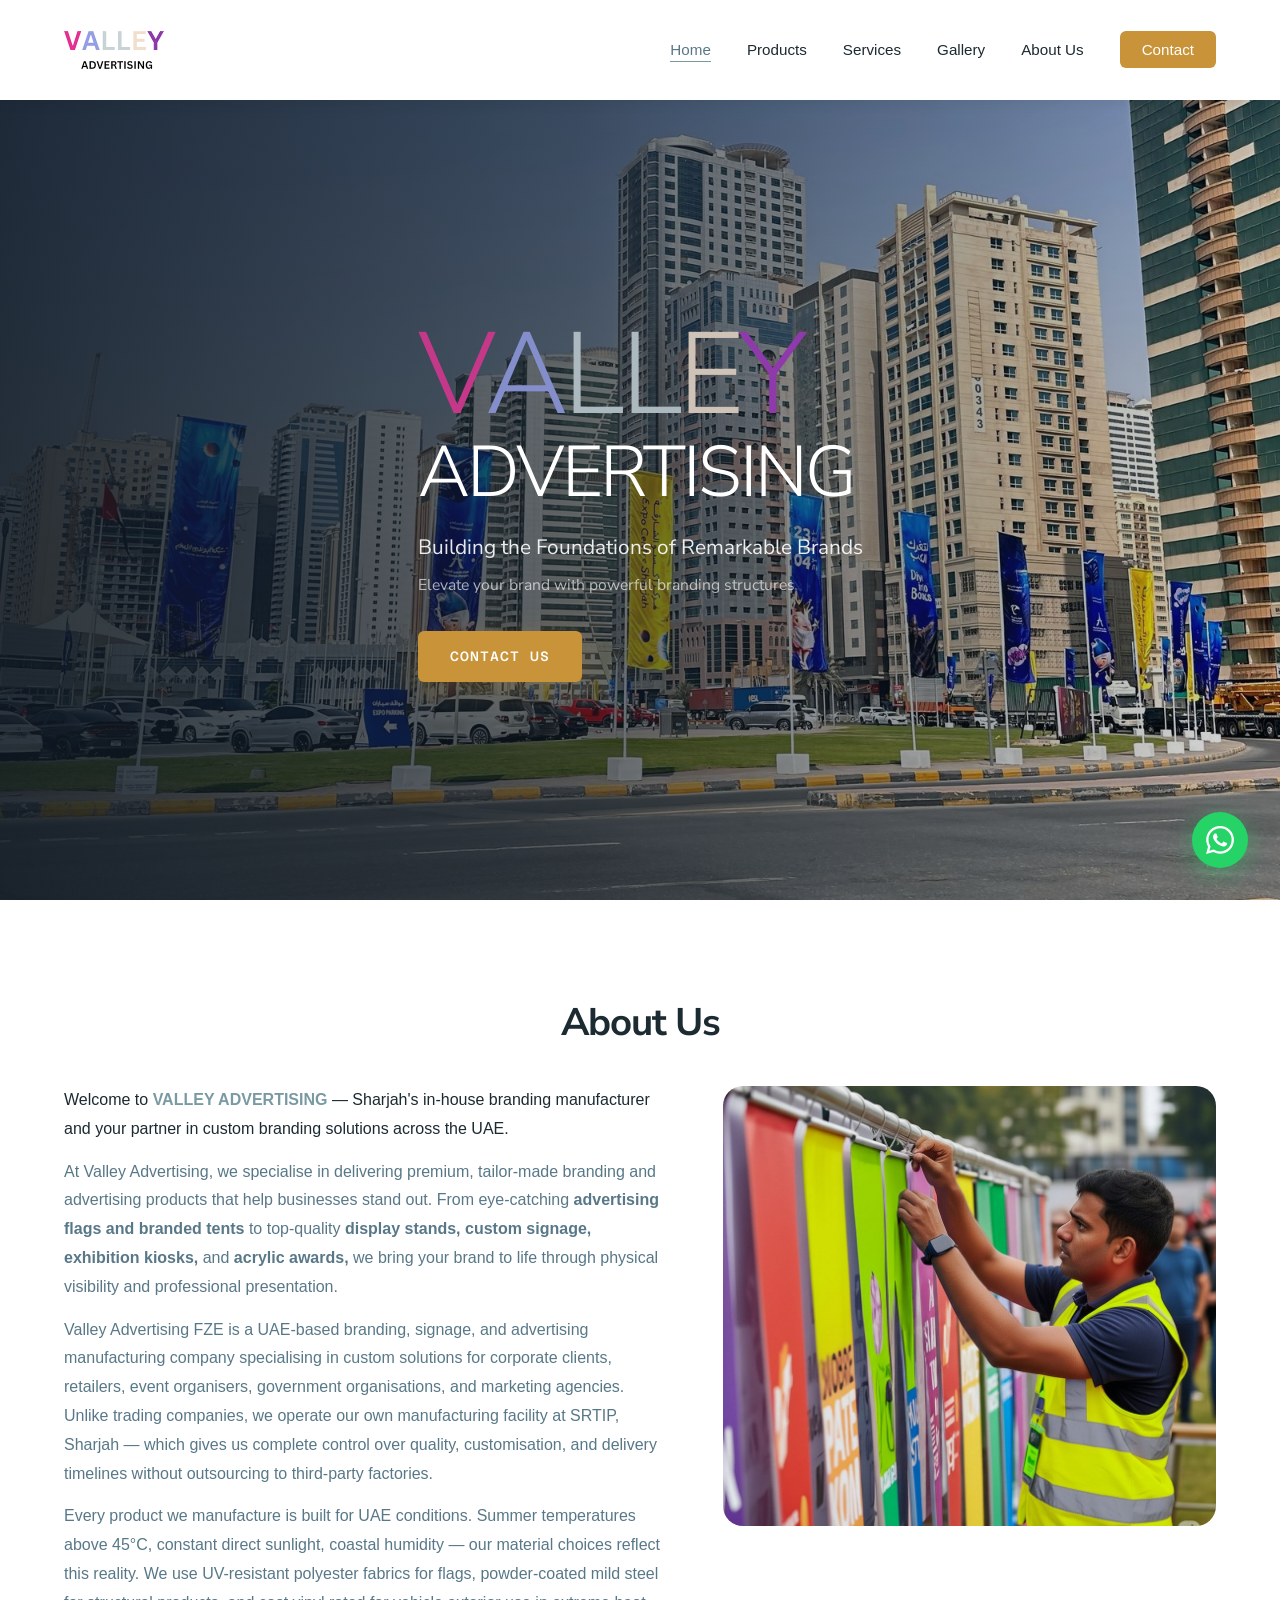
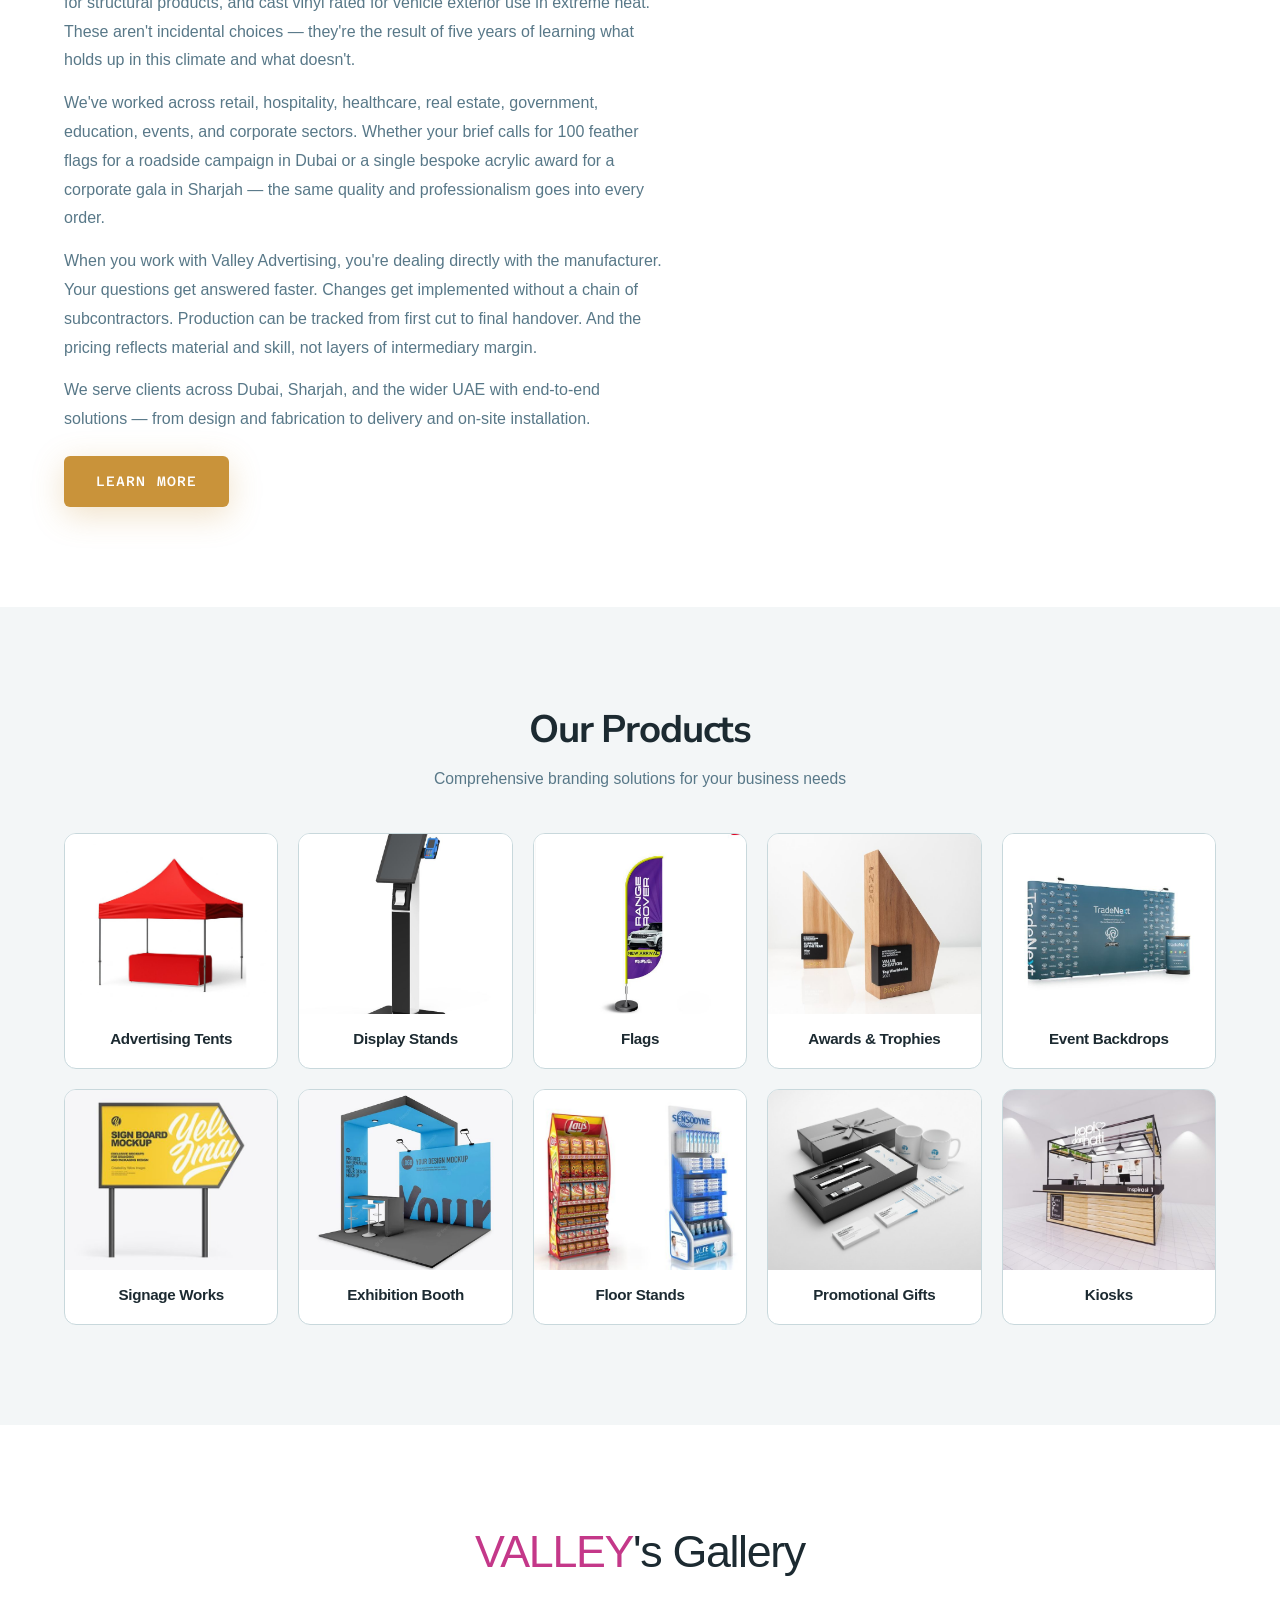
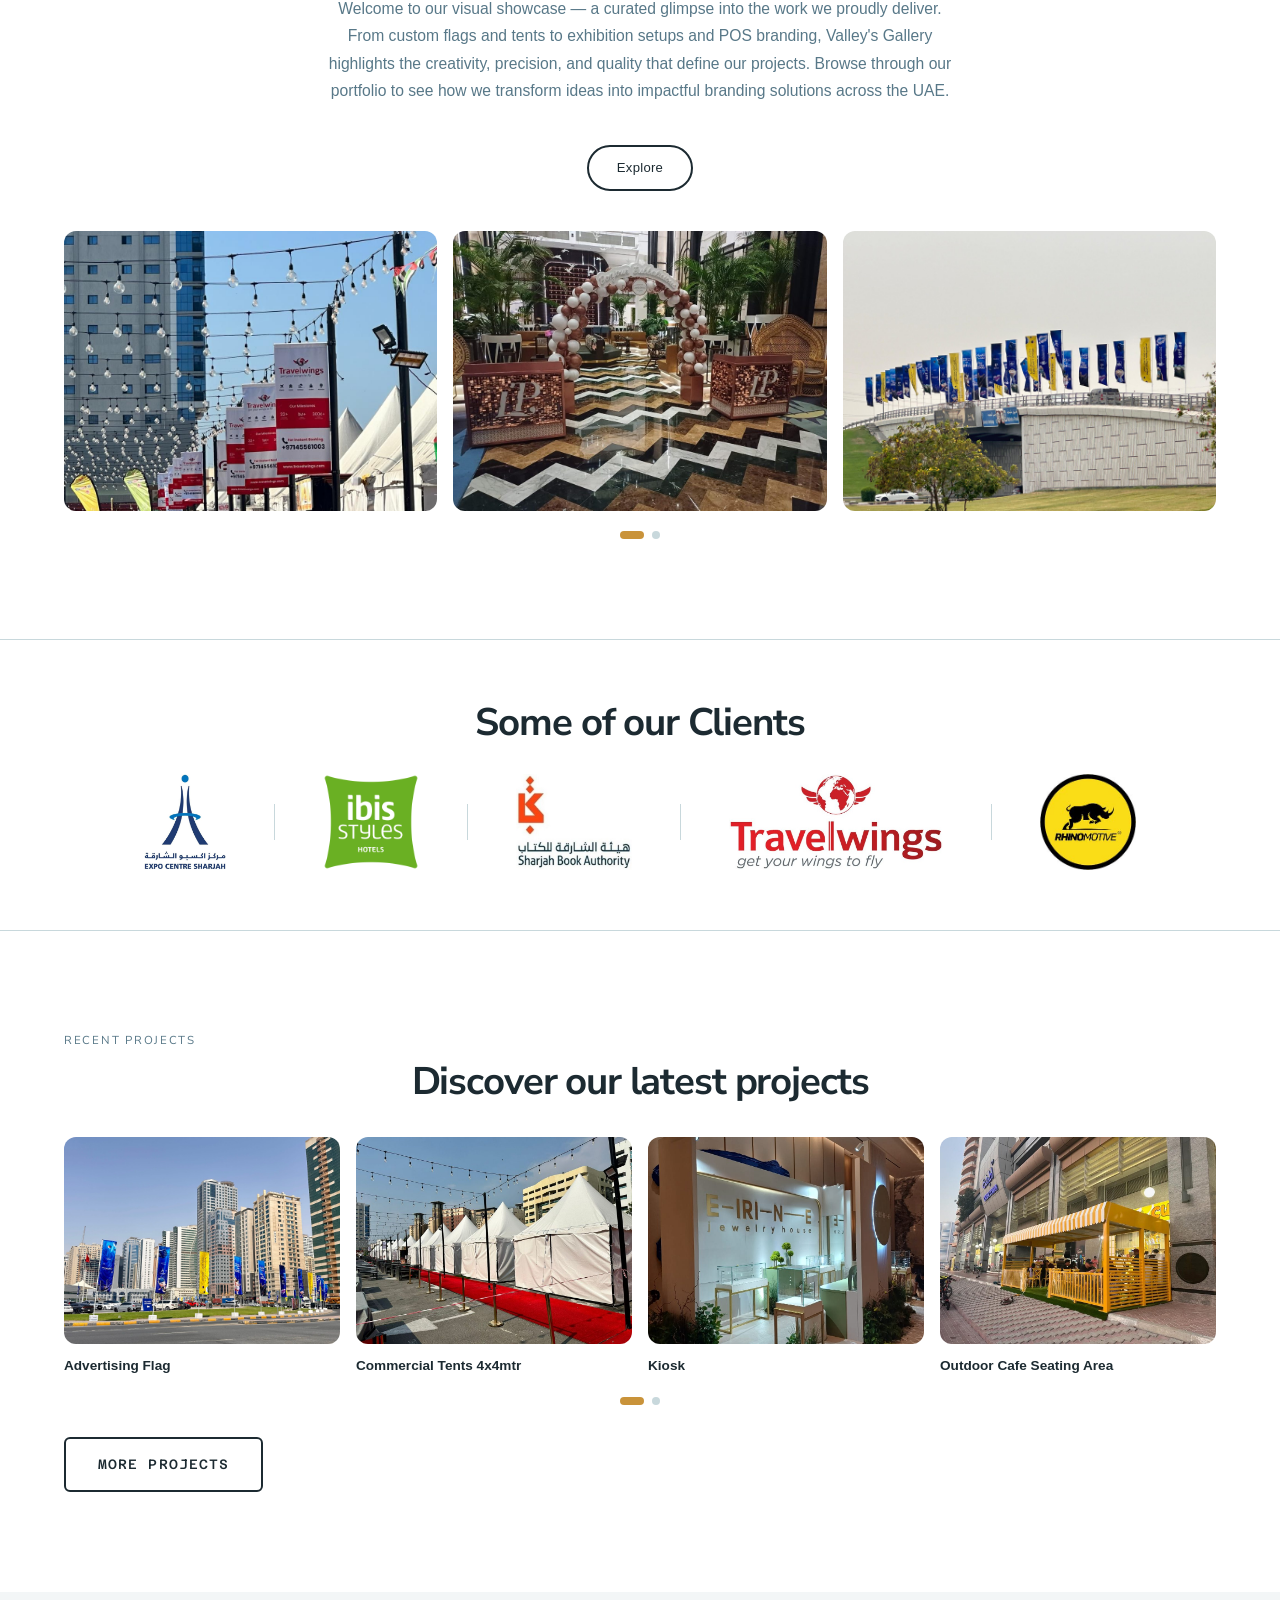
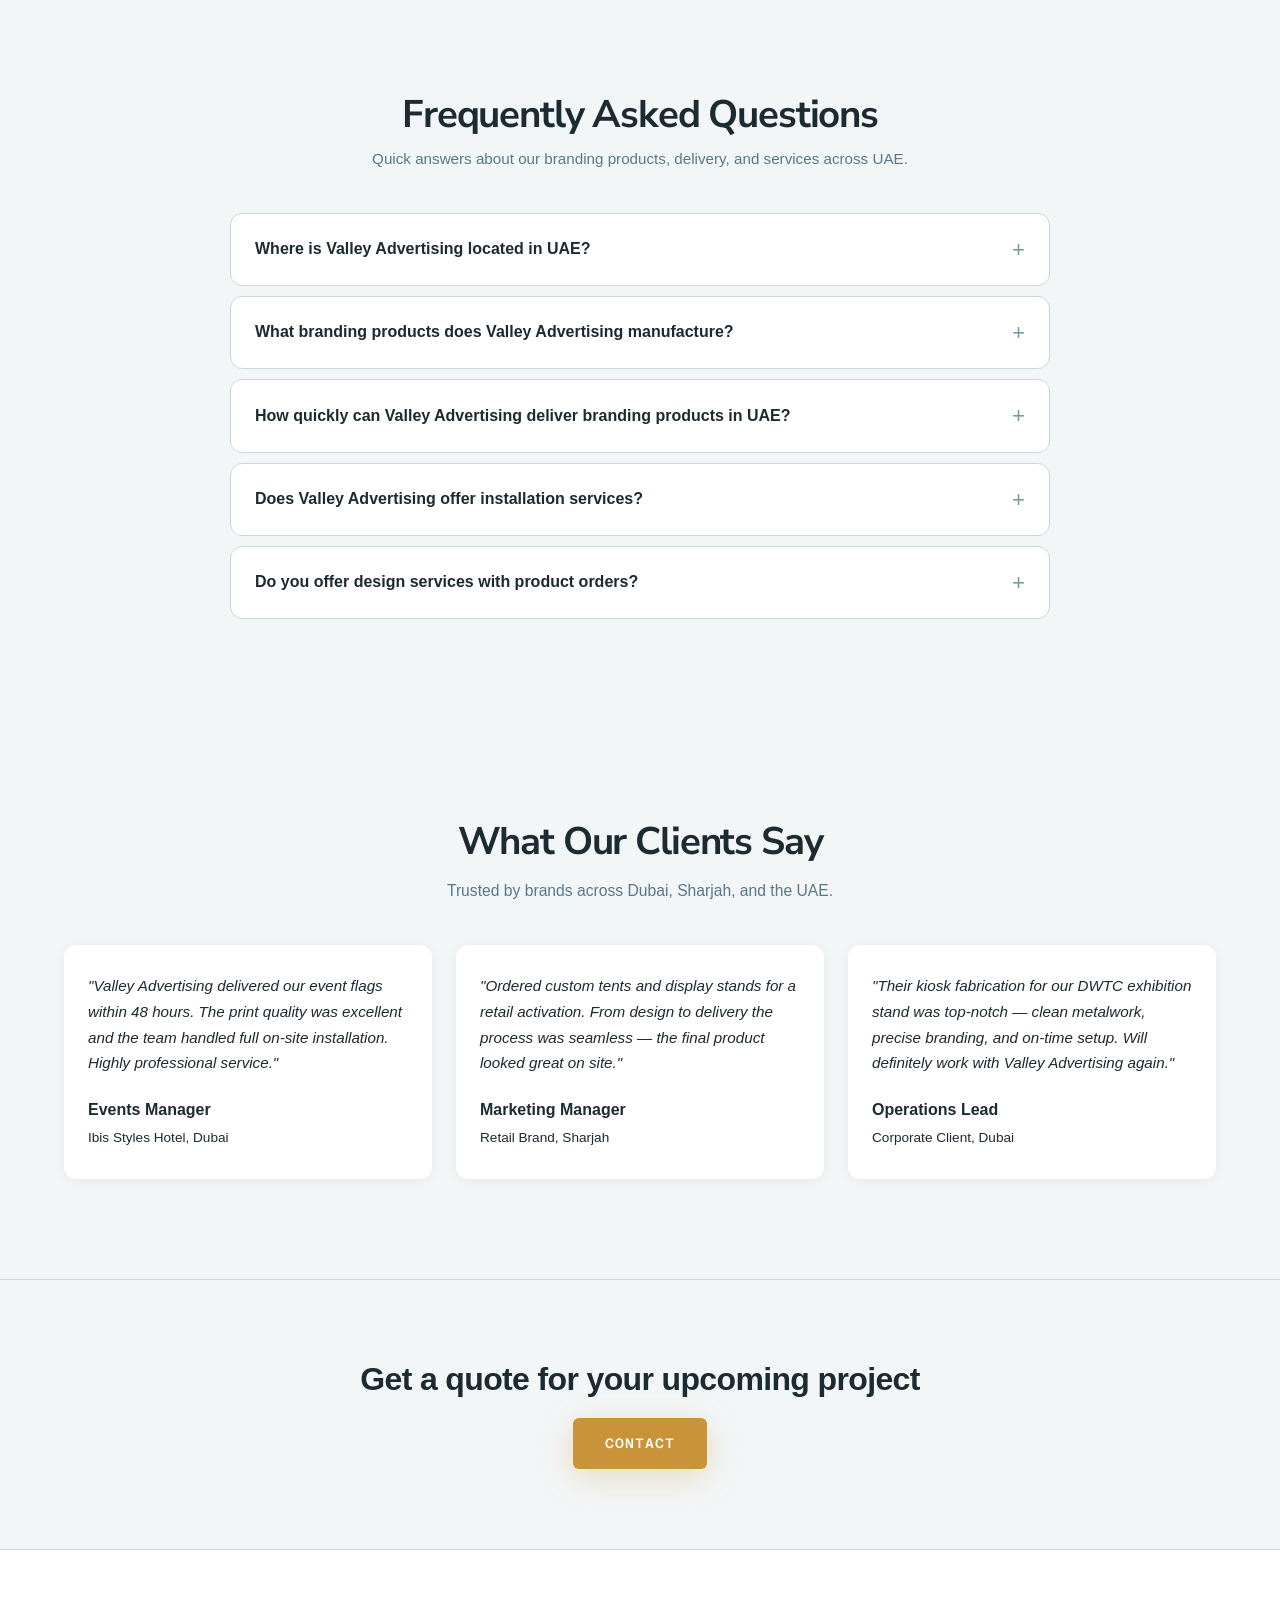
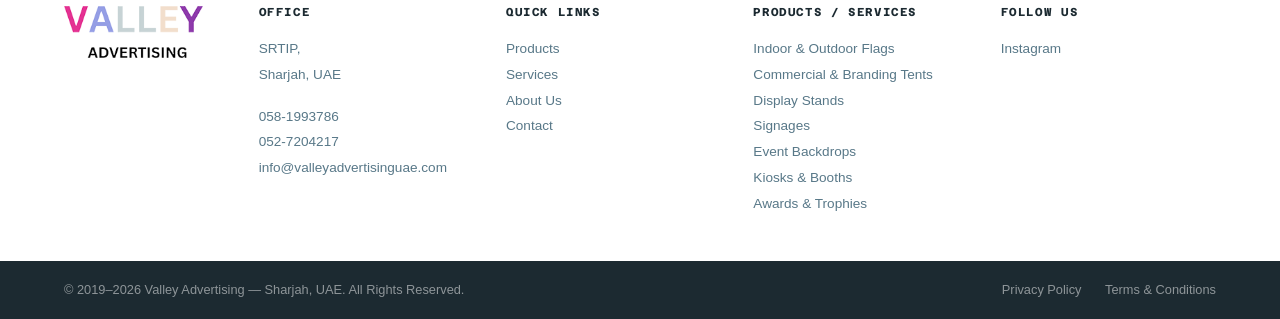
<file: index.html>
﻿<!DOCTYPE html>
<html lang="en-AE">
<head>
  <meta charset="UTF-8">
  <meta name="viewport" content="width=device-width, initial-scale=1.0">
  <title>Branding & Signage Manufacturer UAE | Valley Advertising FZE</title>
  <meta name="description" content="Valley Advertising FZE — branding manufacturer at SRTIP, Sharjah UAE. Flags, tents, kiosks, signage &amp; vehicle branding. All 7 UAE emirates. Free quote.">
  <meta name="robots" content="index, follow">
  <link rel="canonical" href="https://www.valleyadvertisinguae.com/">
  <meta property="og:type" content="website">
  <meta property="og:url" content="https://www.valleyadvertisinguae.com/">
  <meta property="og:title" content="Valley Advertising FZE | Branding &amp; Signage Manufacturer UAE">
  <meta property="og:description" content="Sharjah's in-house branding manufacturer. Flags, tents, signage, kiosks, vehicle wraps & display stands. 50+ products, UAE-wide delivery. Free quote.">
  <meta property="og:image" content="https://www.valleyadvertisinguae.com/assets/images/site/hero-flags-sharjah-expo-centre.jpg">
  <meta property="og:site_name" content="Valley Advertising UAE">
  <meta name="twitter:card" content="summary_large_image">
  <meta name="twitter:title" content="Valley Advertising UAE | Custom Branding Company Sharjah">
  <meta name="twitter:description" content="Flags, tents, signage, kiosks & vehicle branding — made in-house in Sharjah. UAE-wide delivery & installation.">
  <meta name="twitter:image" content="https://www.valleyadvertisinguae.com/assets/images/site/hero-flags-sharjah-expo-centre.jpg">
  <script type="application/ld+json">
  {
    "@context": "https://schema.org",
    "@graph": [
      {
        "@type": ["LocalBusiness", "Organization"],
        "@id": "https://www.valleyadvertisinguae.com/#org",
        "name": "Valley Advertising FZE", "legalName": "Valley Advertising FZE",
        "url": "https://www.valleyadvertisinguae.com",
        "logo": {"@type": "ImageObject", "url": "https://www.valleyadvertisinguae.com/assets/images/logo/logo.webp"},
        "description": "Custom branding and advertising product manufacturer in Sharjah, UAE — flags, tents, signage, kiosks, display stands, vehicle branding and more. In-house manufacturing at SRTIP.",
        "telephone": "+971581993786", "priceRange": "AED",
        "email": "info@valleyadvertisinguae.com",
        "address": {"@type": "PostalAddress", "streetAddress": "SRTIP", "addressLocality": "Sharjah", "addressRegion": "Sharjah", "addressCountry": "AE"},
        "geo": {"@type": "GeoCoordinates", "latitude": 25.3463, "longitude": 55.4209},
        "aggregateRating": {"@type": "AggregateRating", "ratingValue": "5", "reviewCount": "3", "bestRating": "5"},
        "areaServed": [{"@type": "City", "name": "Dubai"}, {"@type": "City", "name": "Sharjah"}, {"@type": "City", "name": "Abu Dhabi"}, {"@type": "City", "name": "Ajman"}, {"@type": "City", "name": "Ras Al Khaimah"}, {"@type": "City", "name": "Fujairah"}, {"@type": "City", "name": "Umm Al Quwain"}, {"@type": "City", "name": "Al Ain"}, {"@type": "Country", "name": "United Arab Emirates"}],
        "foundingDate": "2019",
        "openingHoursSpecification": [{"@type": "OpeningHoursSpecification", "dayOfWeek": ["Monday","Tuesday","Wednesday","Thursday","Friday"], "opens": "09:00", "closes": "18:00"}],
        "sameAs": ["https://www.instagram.com/valleyadvertising"],
        "hasOfferCatalog": {
          "@type": "OfferCatalog",
          "name": "Branding Products & Services UAE",
          "itemListElement": [
            {"@type": "Offer", "itemOffered": {"@type": "Service", "name": "Flag Manufacturer UAE"}},
            {"@type": "Offer", "itemOffered": {"@type": "Service", "name": "Tent Printing UAE"}},
            {"@type": "Offer", "itemOffered": {"@type": "Service", "name": "Kiosk Manufacturer UAE"}},
            {"@type": "Offer", "itemOffered": {"@type": "Service", "name": "Custom Sign Board Manufacturer UAE"}},
            {"@type": "Offer", "itemOffered": {"@type": "Service", "name": "Exhibition Booth Contractor UAE"}},
            {"@type": "Offer", "itemOffered": {"@type": "Service", "name": "Vehicle Branding Company UAE"}},
            {"@type": "Offer", "itemOffered": {"@type": "Service", "name": "Display Stand Manufacturer UAE"}},
            {"@type": "Offer", "itemOffered": {"@type": "Service", "name": "Vinyl Printing UAE"}},
            {"@type": "Offer", "itemOffered": {"@type": "Service", "name": "Promotional Products Supplier UAE"}},
            {"@type": "Offer", "itemOffered": {"@type": "Service", "name": "Metal Fabrication UAE"}},
            {"@type": "Offer", "itemOffered": {"@type": "Service", "name": "Acrylic Fabrication UAE"}}
          ]
        }
      },
      {
        "@type": "WebSite",
        "@id": "https://www.valleyadvertisinguae.com/#website",
        "url": "https://www.valleyadvertisinguae.com",
        "name": "Valley Advertising UAE",
        "publisher": {"@id": "https://www.valleyadvertisinguae.com/#org"},
        "dateModified": "2026-08-04"
      },
      {
        "@type": "WebPage",
        "@id": "https://www.valleyadvertisinguae.com/",
        "url": "https://www.valleyadvertisinguae.com/",
        "name": "Branding & Signage Manufacturer UAE | Valley Advertising FZE",
        "description": "Valley Advertising FZE — UAE-based branding, signage, and advertising manufacturing company at SRTIP, Sharjah. Custom flags, tents, kiosks, signage, vehicle branding and more. Serving all 7 UAE emirates.",
        "isPartOf": {"@id": "https://www.valleyadvertisinguae.com/#website"},
        "dateModified": "2026-08-04",
        "keywords": "advertising flags UAE, branding tents Sharjah, custom kiosks UAE, signage manufacturer Dubai, vehicle branding UAE, exhibition stands UAE, vinyl printing Sharjah",
        "breadcrumb": {
          "@type": "BreadcrumbList",
          "itemListElement": [
            {"@type": "ListItem", "position": 1, "name": "Home", "item": "https://www.valleyadvertisinguae.com/"}
          ]
        },
        "speakable": {
          "@type": "SpeakableSpecification",
          "cssSelector": [".hero-headline", ".old-about-text"]
        }
      },
      {
        "@type": "FAQPage",
        "mainEntity": [
          {"@type": "Question", "name": "Where is Valley Advertising FZE located in UAE?", "acceptedAnswer": {"@type": "Answer", "text": "Valley Advertising FZE is based at SRTIP, Sharjah, UAE. We operate our own in-house manufacturing facility and deliver and install products across Dubai, Sharjah, Abu Dhabi, Ajman, Ras Al Khaimah, Fujairah, Umm Al Quwain, Al Ain, and throughout all UAE emirates."}},
          {"@type": "Question", "name": "What branding products does Valley Advertising manufacture?", "acceptedAnswer": {"@type": "Answer", "text": "We manufacture 50+ custom branding products including advertising flags (feather, teardrop, hoisting, bridge), branded tents, roll-up banners, display stands, exhibition kiosks, custom signage, acrylic awards, vehicle wraps, vinyl stickers, and corporate promotional gifts — all in-house in Sharjah, UAE."}},
          {"@type": "Question", "name": "How quickly can Valley Advertising deliver branding products in UAE?", "acceptedAnswer": {"@type": "Answer", "text": "Most standard products are ready within 3–5 business days from artwork approval. Rush 24–48 hour production is available. We deliver to all UAE emirates including Dubai, Sharjah, Abu Dhabi, Ajman, RAK, and Fujairah."}},
          {"@type": "Question", "name": "Does Valley Advertising offer installation services?", "acceptedAnswer": {"@type": "Answer", "text": "Yes. Our team provides professional delivery and on-site installation for flags, tents, kiosks, signage, and display stands across Dubai, Sharjah, and the wider UAE."}},
          {"@type": "Question", "name": "Does Valley Advertising offer design services with product orders?", "acceptedAnswer": {"@type": "Answer", "text": "Yes. Our in-house team develops original artwork from your brand brief, adapts existing brand guidelines to product templates, or prepares print-ready files from your supplied design."}}
        ]
      }
    ]
  }
  </script>
  <link rel="icon" href="assets/images/logo/logo.png" type="image/png">
  <link rel="apple-touch-icon" href="assets/images/logo/logo.png">
  <link rel="stylesheet" href="assets/css/style.css">
  <style>
    .testimonials-grid { display:grid; grid-template-columns:repeat(3,1fr); gap:24px; margin-top:40px; }
    @media (max-width: 900px) { .testimonials-grid { grid-template-columns:repeat(2,1fr); } }
    @media (max-width: 600px) { .testimonials-grid { grid-template-columns:1fr; } }
  </style>
</head>
<body>

<!-- ── NAVBAR ─────────────────────────────── -->
<nav class="navbar" id="navbar">
  <div class="container">
    <a href="./" class="nav-logo" aria-label="Valley Advertising Home">
      <img src="assets/images/logo/logo.webp" alt="Valley Advertising" class="nav-logo-img">
    </a>
    <ul class="nav-links">
      <li><a href="./" class="active">Home</a></li>
      <li><a href="products">Products</a></li>
      <li><a href="services">Services</a></li>
      <li><a href="gallery">Gallery</a></li>
      <li><a href="about">About Us</a></li>
      <li><a href="contact" class="nav-cta">Contact</a></li>
    </ul>
    <button class="nav-toggle" id="navToggle" aria-label="Toggle menu" aria-expanded="false">
      <span></span><span></span><span></span>
    </button>
  </div>
</nav>
<nav class="nav-mobile" id="navMobile">
  <a href="./">Home</a>
  <a href="products">Products</a>
  <a href="services">Services</a>
  <a href="gallery">Gallery</a>
  <a href="about">About Us</a>
  <a href="contact" class="nav-cta">Contact</a>
</nav>

<!-- ── HERO ──────────────────────────────── -->
<section class="old-hero">
  <div class="old-hero-overlay"></div>
  <div class="container old-hero-inner">
    <div class="old-hero-content">
      <h1 class="old-hero-h1">
        <span class="old-hero-valley"><span style="color:#C43889">V</span><span style="color:#848ECB">A</span><span style="color:#ACB9BE">L</span><span style="color:#ACB9BE">L</span><span style="color:#CFC2B7">E</span><span style="color:#8E3AAB">Y</span></span>
        <span class="old-hero-advertising">ADVERTISING</span>
        <span class="sr-only"> — Branding &amp; Signage Manufacturer UAE</span>
      </h1>
      <p class="old-hero-tagline">Building the Foundations of Remarkable Brands</p>
      <p class="old-hero-sub">Elevate your brand with powerful branding structures</p>
      <a href="contact" class="btn btn-primary old-hero-btn">Contact Us</a>
    </div>
  </div>
</section>

<!-- ── ABOUT US ───────────────────────────── -->
<section class="section old-about">
  <div class="container">
    <h2 class="old-section-title reveal">About Us</h2>
    <div class="old-about-grid">
      <div class="old-about-text reveal">
        <p>Welcome to <strong class="brand-text">VALLEY ADVERTISING</strong> — Sharjah's in-house branding manufacturer and your partner in custom branding solutions across the UAE.</p>
        <p>At Valley Advertising, we specialise in delivering premium, tailor-made branding and advertising products that help businesses stand out. From eye-catching <strong>advertising flags and branded tents</strong> to top-quality <strong>display stands, custom signage, exhibition kiosks,</strong> and <strong>acrylic awards,</strong> we bring your brand to life through physical visibility and professional presentation.</p>
        <p>Valley Advertising FZE is a UAE-based branding, signage, and advertising manufacturing company specialising in custom solutions for corporate clients, retailers, event organisers, government organisations, and marketing agencies. Unlike trading companies, we operate our own manufacturing facility at SRTIP, Sharjah — which gives us complete control over quality, customisation, and delivery timelines without outsourcing to third-party factories.</p>
        <p>Every product we manufacture is built for UAE conditions. Summer temperatures above 45°C, constant direct sunlight, coastal humidity — our material choices reflect this reality. We use UV-resistant polyester fabrics for flags, powder-coated mild steel for structural products, and cast vinyl rated for vehicle exterior use in extreme heat. These aren't incidental choices — they're the result of five years of learning what holds up in this climate and what doesn't.</p>
        <p>We've worked across retail, hospitality, healthcare, real estate, government, education, events, and corporate sectors. Whether your brief calls for 100 feather flags for a roadside campaign in Dubai or a single bespoke acrylic award for a corporate gala in Sharjah — the same quality and professionalism goes into every order.</p>
        <p>When you work with Valley Advertising, you're dealing directly with the manufacturer. Your questions get answered faster. Changes get implemented without a chain of subcontractors. Production can be tracked from first cut to final handover. And the pricing reflects material and skill, not layers of intermediary margin.</p>
        <p>We serve clients across Dubai, Sharjah, and the wider UAE with end-to-end solutions — from design and fabrication to delivery and on-site installation.</p>
        <a href="about" class="btn btn-primary" style="margin-top:8px">Learn More</a>
      </div>
      <div class="old-about-img reveal reveal-delay-1">
        <img src="assets/images/site/about-worker-installing-banner.jpg" alt="Valley Advertising installer fixing printed banners" loading="lazy">
      </div>
    </div>
  </div>
</section>

<!-- ── OUR PRODUCTS ───────────────────────── -->
<section class="section old-products">
  <div class="container">
    <h2 class="old-section-title reveal">Our Products</h2>
    <p class="old-section-sub reveal reveal-delay-1">Comprehensive branding solutions for your business needs</p>

    <div class="grid-5">
      <a href="products#tents" class="prod-item reveal">
        <div class="prod-item-img"><img src="assets/images/site/tile-advertising-tents.jpg" alt="Advertising Tents" loading="lazy"></div>
        <div class="prod-item-body"><h4>Advertising Tents</h4></div>
      </a>
      <a href="products#stands" class="prod-item reveal reveal-delay-1">
        <div class="prod-item-img"><img src="assets/images/site/tile-display-stands.jpg" alt="Display Stands" loading="lazy"></div>
        <div class="prod-item-body"><h4>Display Stands</h4></div>
      </a>
      <a href="products#flags" class="prod-item reveal reveal-delay-2">
        <div class="prod-item-img"><img src="assets/images/site/tile-flags.jpg" alt="Flags" loading="lazy"></div>
        <div class="prod-item-body"><h4>Flags</h4></div>
      </a>
      <a href="products#awards" class="prod-item reveal reveal-delay-3">
        <div class="prod-item-img"><img src="assets/images/site/tile-awards-trophies.jpg" alt="Awards &amp; Trophies" loading="lazy"></div>
        <div class="prod-item-body"><h4>Awards &amp; Trophies</h4></div>
      </a>
      <a href="services" class="prod-item reveal reveal-delay-4">
        <div class="prod-item-img"><img src="assets/images/site/tile-event-backdrops.jpg" alt="Event Backdrops" loading="lazy"></div>
        <div class="prod-item-body"><h4>Event Backdrops</h4></div>
      </a>
      <a href="products#signage" class="prod-item reveal">
        <div class="prod-item-img"><img src="assets/images/site/tile-signage-works.jpg" alt="Signage Works" loading="lazy"></div>
        <div class="prod-item-body"><h4>Signage Works</h4></div>
      </a>
      <a href="products#kiosks" class="prod-item reveal reveal-delay-1">
        <div class="prod-item-img"><img src="assets/images/site/tile-exhibition-booth.jpg" alt="Exhibition Booth" loading="lazy"></div>
        <div class="prod-item-body"><h4>Exhibition Booth</h4></div>
      </a>
      <a href="products#stands" class="prod-item reveal reveal-delay-2">
        <div class="prod-item-img"><img src="assets/images/site/tile-floor-stands.jpg" alt="Floor Stands" loading="lazy"></div>
        <div class="prod-item-body"><h4>Floor Stands</h4></div>
      </a>
      <a href="products#awards" class="prod-item reveal reveal-delay-3">
        <div class="prod-item-img"><img src="assets/images/site/tile-promotional-gifts.jpg" alt="Promotional Gifts" loading="lazy"></div>
        <div class="prod-item-body"><h4>Promotional Gifts</h4></div>
      </a>
      <a href="products#kiosks" class="prod-item reveal reveal-delay-4">
        <div class="prod-item-img"><img src="assets/images/site/tile-kiosks.jpg" alt="Kiosks" loading="lazy"></div>
        <div class="prod-item-body"><h4>Kiosks</h4></div>
      </a>
    </div>
  </div>
</section>

<!-- ── VALLEY'S GALLERY ───────────────────── -->
<section class="section old-gallery-section">
  <div class="container">
    <h2 class="old-gallery-title reveal"><span class="brand-valley">VALLEY</span>'s Gallery</h2>
    <p class="old-section-sub reveal reveal-delay-1">Welcome to our visual showcase — a curated glimpse into the work we proudly deliver. From custom flags and tents to exhibition setups and POS branding, Valley's Gallery highlights the creativity, precision, and quality that define our projects. Browse through our portfolio to see how we transform ideas into impactful branding solutions across the UAE.</p>
    <div style="text-align:center; margin: 24px 0 40px">
      <a href="gallery" class="btn-explore">Explore</a>
    </div>
    <div class="aslider-wrap" data-visible="3" data-tab-visible="2" data-mob-visible="1" data-interval="3000">
      <div class="aslider-track">
        <div class="aslider-item"><div class="old-gallery-item"><img src="assets/images/site/lamppost-banner-fabric-print.jpg" alt="Lamp-post banner with fabric print — Valley Advertising" loading="lazy"></div></div>
        <div class="aslider-item"><div class="old-gallery-item"><img src="assets/images/site/kiosk-indoor-mall-entrance.jpg" alt="Mall indoor entrance — Valley Advertising" loading="lazy"></div></div>
        <div class="aslider-item"><div class="old-gallery-item"><img src="assets/images/site/bridge-flags-6mtr-campaign.jpg" alt="6mtr bridge flags for campaign — Valley Advertising" loading="lazy"></div></div>
        <div class="aslider-item"><div class="old-gallery-item"><img src="assets/images/site/flag-4mtr-l-banner.jpg" alt="4mtr L-banner flag with fabric print — Valley Advertising" loading="lazy"></div></div>
        <div class="aslider-item"><div class="old-gallery-item"><img src="assets/images/site/gallery-3d-signage-mdf.jpg" alt="3D signage with MDF — Valley Advertising" loading="lazy"></div></div>
        <div class="aslider-item"><div class="old-gallery-item"><img src="assets/images/site/gallery-flagpole-8mtr.jpg" alt="8mtr advertising flagpole — Valley Advertising" loading="lazy"></div></div>
      </div>
      <div class="aslider-dots"></div>
    </div>
  </div>
</section>

<!-- ── SOME OF OUR CLIENTS ───────────────── -->
<section class="section-sm old-clients">
  <div class="container">
    <h2 class="old-section-title reveal">Some of our Clients</h2>
    <div class="clients-row">
      <img src="assets/images/site/client-expo-centre-sharjah.jpg" alt="Expo Centre Sharjah" class="client-logo-img reveal">
      <div class="client-divider"></div>
      <img src="assets/images/site/client-ibis-styles.png" alt="Ibis Styles" class="client-logo-img reveal reveal-delay-1">
      <div class="client-divider"></div>
      <img src="assets/images/site/client-sharjah-book-authority.jpg" alt="Sharjah Book Authority" class="client-logo-img reveal reveal-delay-2">
      <div class="client-divider"></div>
      <img src="assets/images/site/client-travelwings.jpg" alt="Travelwings" class="client-logo-img reveal reveal-delay-3">
      <div class="client-divider"></div>
      <img src="assets/images/site/client-rhino-motive.jpg" alt="Rhino Motive" class="client-logo-img reveal reveal-delay-3">
    </div>
  </div>
</section>

<!-- ── RECENT PROJECTS ────────────────────── -->
<section class="section old-projects">
  <div class="container">
    <div class="old-projects-head">
      <p class="old-projects-label reveal">RECENT PROJECTS</p>
      <h2 class="old-section-title reveal reveal-delay-1" style="margin-bottom:0">Discover our latest projects</h2>
    </div>
    <div class="aslider-wrap" data-visible="4" data-tab-visible="2" data-mob-visible="1" data-interval="3500">
      <div class="aslider-track">
        <div class="aslider-item"><div class="old-project-item"><img src="assets/images/site/hero-flags-sharjah-expo-centre.jpg" alt="Advertising Flag" loading="lazy"><p>Advertising Flag</p></div></div>
        <div class="aslider-item"><div class="old-project-item"><img src="assets/images/site/tent-4x4mtr-commercial.jpg" alt="Commercial Tents 4x4mtr" loading="lazy"><p>Commercial Tents 4x4mtr</p></div></div>
        <div class="aslider-item"><div class="old-project-item"><img src="assets/images/site/kiosk-exhibition.jpg" alt="Kiosk" loading="lazy"><p>Kiosk</p></div></div>
        <div class="aslider-item"><div class="old-project-item"><img src="assets/images/site/kiosk-cafe-outdoor-seating.jpg" alt="Outdoor Cafe Seating Area" loading="lazy"><p>Outdoor Cafe Seating Area</p></div></div>
        <div class="aslider-item"><div class="old-project-item"><img src="assets/images/site/kiosk-portable-office.jpg" alt="Portable Office" loading="lazy"><p>Portable Office</p></div></div>
        <div class="aslider-item"><div class="old-project-item"><img src="assets/images/site/lamppost-banner-fabric-print.jpg" alt="Lamppost Banner" loading="lazy"><p>Lamppost Banner</p></div></div>
      </div>
      <div class="aslider-dots"></div>
    </div>
    <div style="margin-top:32px">
      <a href="gallery" class="btn btn-outline-dark">More Projects</a>
    </div>
  </div>
</section>

<!-- ── FAQ ───────────────────────────────── -->
<section class="section" style="background:var(--c-light)">
  <div class="container">
    <h2 class="old-section-title faq-section-title reveal">Frequently Asked Questions</h2>
    <p class="old-section-sub faq-section-sub reveal reveal-delay-1">Quick answers about our branding products, delivery, and services across UAE.</p>
    <div class="faq-list reveal reveal-delay-2">
      <details class="faq-item">
        <summary>Where is Valley Advertising located in UAE?</summary>
        <div class="faq-a"><p>Valley Advertising is based in SRTIP, Sharjah, UAE, where we operate our own in-house manufacturing facility. We deliver and install products across Dubai, Sharjah, Abu Dhabi, and all UAE emirates.</p></div>
      </details>
      <details class="faq-item">
        <summary>What branding products does Valley Advertising manufacture?</summary>
        <div class="faq-a"><p>We produce 50+ custom branding products including advertising flags (feather, teardrop, hoisting, bridge), branded tents, roll-up banners, display stands, exhibition kiosks, custom signage, acrylic awards, vehicle wraps, vinyl stickers, and corporate promotional gifts — all manufactured in-house in Sharjah, UAE.</p></div>
      </details>
      <details class="faq-item">
        <summary>How quickly can Valley Advertising deliver branding products in UAE?</summary>
        <div class="faq-a"><p>Most standard products are delivered within 3–5 business days from artwork approval. Rush 24–48 hour production is available for urgent requirements. We deliver to all UAE emirates including Dubai, Sharjah, Abu Dhabi, Ajman, RAK, and Fujairah.</p></div>
      </details>
      <details class="faq-item">
        <summary>Does Valley Advertising offer installation services?</summary>
        <div class="faq-a"><p>Yes. Our team provides professional delivery and on-site installation for flags, tents, kiosks, signage, and display stands across Dubai, Sharjah, and the wider UAE. Contact us for site-specific installation pricing.</p></div>
      </details>
      <details class="faq-item">
        <summary>Do you offer design services with product orders?</summary>
        <div class="faq-a"><p>Yes. Our in-house team can develop original artwork from your brand brief, adapt existing brand guidelines to product templates, or prepare print-ready files from your supplied design. Ask us about design services when you enquire about your order.</p></div>
      </details>
    </div>
  </div>
</section>

<!-- ── TESTIMONIALS ───────────────────────── -->
<section class="section" id="testimonials" style="background:var(--c-light)">
  <div class="container">
    <h2 class="old-section-title reveal">What Our Clients Say</h2>
    <p class="old-section-sub reveal reveal-delay-1">Trusted by brands across Dubai, Sharjah, and the UAE.</p>
    <div class="testimonials-grid reveal reveal-delay-2">
      <figure itemscope itemtype="https://schema.org/Review" style="background:#fff;border-radius:12px;padding:28px 24px;margin:0;box-shadow:0 2px 12px rgba(0,0,0,.06)">
        <blockquote itemprop="reviewBody" style="margin:0 0 20px;font-style:italic;color:var(--c-text);line-height:1.7;font-size:0.95rem">"Valley Advertising delivered our event flags within 48 hours. The print quality was excellent and the team handled full on-site installation. Highly professional service."</blockquote>
        <figcaption>
          <strong><span itemprop="author" itemscope itemtype="https://schema.org/Person"><span itemprop="name">Events Manager</span></span></strong><br>
          <span style="font-size:0.85rem;color:var(--c-muted)">Ibis Styles Hotel, Dubai</span>
        </figcaption>
        <meta itemprop="itemReviewed" itemscope itemtype="https://schema.org/LocalBusiness" content="Valley Advertising">
        <div itemprop="reviewRating" itemscope itemtype="https://schema.org/Rating"><meta itemprop="ratingValue" content="5"><meta itemprop="bestRating" content="5"></div>
      </figure>
      <figure itemscope itemtype="https://schema.org/Review" style="background:#fff;border-radius:12px;padding:28px 24px;margin:0;box-shadow:0 2px 12px rgba(0,0,0,.06)">
        <blockquote itemprop="reviewBody" style="margin:0 0 20px;font-style:italic;color:var(--c-text);line-height:1.7;font-size:0.95rem">"Ordered custom tents and display stands for a retail activation. From design to delivery the process was seamless — the final product looked great on site."</blockquote>
        <figcaption>
          <strong><span itemprop="author" itemscope itemtype="https://schema.org/Person"><span itemprop="name">Marketing Manager</span></span></strong><br>
          <span style="font-size:0.85rem;color:var(--c-muted)">Retail Brand, Sharjah</span>
        </figcaption>
        <meta itemprop="itemReviewed" itemscope itemtype="https://schema.org/LocalBusiness" content="Valley Advertising">
        <div itemprop="reviewRating" itemscope itemtype="https://schema.org/Rating"><meta itemprop="ratingValue" content="5"><meta itemprop="bestRating" content="5"></div>
      </figure>
      <figure itemscope itemtype="https://schema.org/Review" style="background:#fff;border-radius:12px;padding:28px 24px;margin:0;box-shadow:0 2px 12px rgba(0,0,0,.06)">
        <blockquote itemprop="reviewBody" style="margin:0 0 20px;font-style:italic;color:var(--c-text);line-height:1.7;font-size:0.95rem">"Their kiosk fabrication for our DWTC exhibition stand was top-notch — clean metalwork, precise branding, and on-time setup. Will definitely work with Valley Advertising again."</blockquote>
        <figcaption>
          <strong><span itemprop="author" itemscope itemtype="https://schema.org/Person"><span itemprop="name">Operations Lead</span></span></strong><br>
          <span style="font-size:0.85rem;color:var(--c-muted)">Corporate Client, Dubai</span>
        </figcaption>
        <meta itemprop="itemReviewed" itemscope itemtype="https://schema.org/LocalBusiness" content="Valley Advertising">
        <div itemprop="reviewRating" itemscope itemtype="https://schema.org/Rating"><meta itemprop="ratingValue" content="5"><meta itemprop="bestRating" content="5"></div>
      </figure>
    </div>
  </div>
</section>

<!-- ── CTA ───────────────────────────────── -->
<div class="old-cta">
  <div class="container">
    <h2 class="reveal">Get a quote for your upcoming project</h2>
    <a href="contact" class="btn btn-primary reveal reveal-delay-1" style="margin-top:20px">Contact</a>
  </div>
</div>

<!-- ── FOOTER ─────────────────────────────── -->
<footer class="old-footer">
  <div class="old-footer-top">
    <div class="container">
      <div class="old-footer-brand">
        <a href="./" class="old-footer-logo" aria-label="Valley Advertising"><img src="assets/images/logo/logo.webp" alt="Valley Advertising" width="200" height="75"></a>
      </div>
      <div class="old-footer-grid">
        <div class="old-footer-col">
          <h5>OFFICE</h5>
          <p>SRTIP,<br>Sharjah, UAE</p>
          <a href="tel:+971581993786">058-1993786</a>
          <a href="tel:+971527204217">052-7204217</a>
          <a href="mailto:info@valleyadvertisinguae.com">info@valleyadvertisinguae.com</a>
        </div>
        <div class="old-footer-col">
          <h5>QUICK LINKS</h5>
          <ul>
            <li><a href="products">Products</a></li>
            <li><a href="services">Services</a></li>
            <li><a href="about">About Us</a></li>
            <li><a href="contact">Contact</a></li>
          </ul>
        </div>
        <div class="old-footer-col">
          <h5>PRODUCTS / SERVICES</h5>
          <ul>
            <li><a href="products#flags">Indoor &amp; Outdoor Flags</a></li>
            <li><a href="products#tents">Commercial &amp; Branding Tents</a></li>
            <li><a href="products#stands">Display Stands</a></li>
            <li><a href="products#signage">Signages</a></li>
            <li><a href="services">Event Backdrops</a></li>
            <li><a href="products#kiosks">Kiosks &amp; Booths</a></li>
            <li><a href="products#awards">Awards &amp; Trophies</a></li>
          </ul>
        </div>
        <div class="old-footer-col">
          <h5>FOLLOW US</h5>
          <ul>
            <li><a href="https://www.instagram.com/valleyadvertising" target="_blank" rel="noopener">Instagram</a></li>
          </ul>
        </div>
      </div>
    </div>
  </div>
  <div class="old-footer-bottom">
    <div class="container">
      <span>&copy; 2019&ndash;2026 Valley Advertising — Sharjah, UAE. All Rights Reserved.</span>
      <div>
        <a href="privacy">Privacy Policy</a>
        <a href="terms">Terms &amp; Conditions</a>
      </div>
    </div>
  </div>
</footer>

<a href="https://wa.me/971581993786?text=Hello%2C%20I%27d%20like%20to%20inquire%20about%20your%20products." class="whatsapp-float" target="_blank" rel="noopener" aria-label="Chat on WhatsApp">
  <svg viewBox="0 0 24 24"><path d="M17.472 14.382c-.297-.149-1.758-.867-2.03-.967-.273-.099-.471-.148-.67.15-.197.297-.767.966-.94 1.164-.173.199-.347.223-.644.075-.297-.15-1.255-.463-2.39-1.475-.883-.788-1.48-1.761-1.653-2.059-.173-.297-.018-.458.13-.606.134-.133.298-.347.446-.52.149-.174.198-.298.298-.497.099-.198.05-.371-.025-.52-.075-.149-.669-1.612-.916-2.207-.242-.579-.487-.5-.669-.51-.173-.008-.371-.01-.57-.01-.198 0-.52.074-.792.372-.272.297-1.04 1.016-1.04 2.479 0 1.462 1.065 2.875 1.213 3.074.149.198 2.096 3.2 5.077 4.487.709.306 1.262.489 1.694.625.712.227 1.36.195 1.871.118.571-.085 1.758-.719 2.006-1.413.248-.694.248-1.289.173-1.413-.074-.124-.272-.198-.57-.347m-5.421 7.403h-.004a9.87 9.87 0 0 1-5.031-1.378l-.361-.214-3.741.982.998-3.648-.235-.374a9.86 9.86 0 0 1-1.51-5.26c.001-5.45 4.436-9.884 9.888-9.884 2.64 0 5.122 1.03 6.988 2.898a9.825 9.825 0 0 1 2.893 6.994c-.003 5.45-4.437 9.884-9.885 9.884m8.413-18.297A11.815 11.815 0 0 0 12.05 0C5.495 0 .16 5.335.157 11.892c0 2.096.547 4.142 1.588 5.945L.057 24l6.305-1.654a11.882 11.882 0 0 0 5.683 1.448h.005c6.554 0 11.89-5.335 11.893-11.893a11.821 11.821 0 0 0-3.48-8.413z"/></svg>
</a>

<script src="assets/js/main.js"></script>
</body>
</html>
</file>
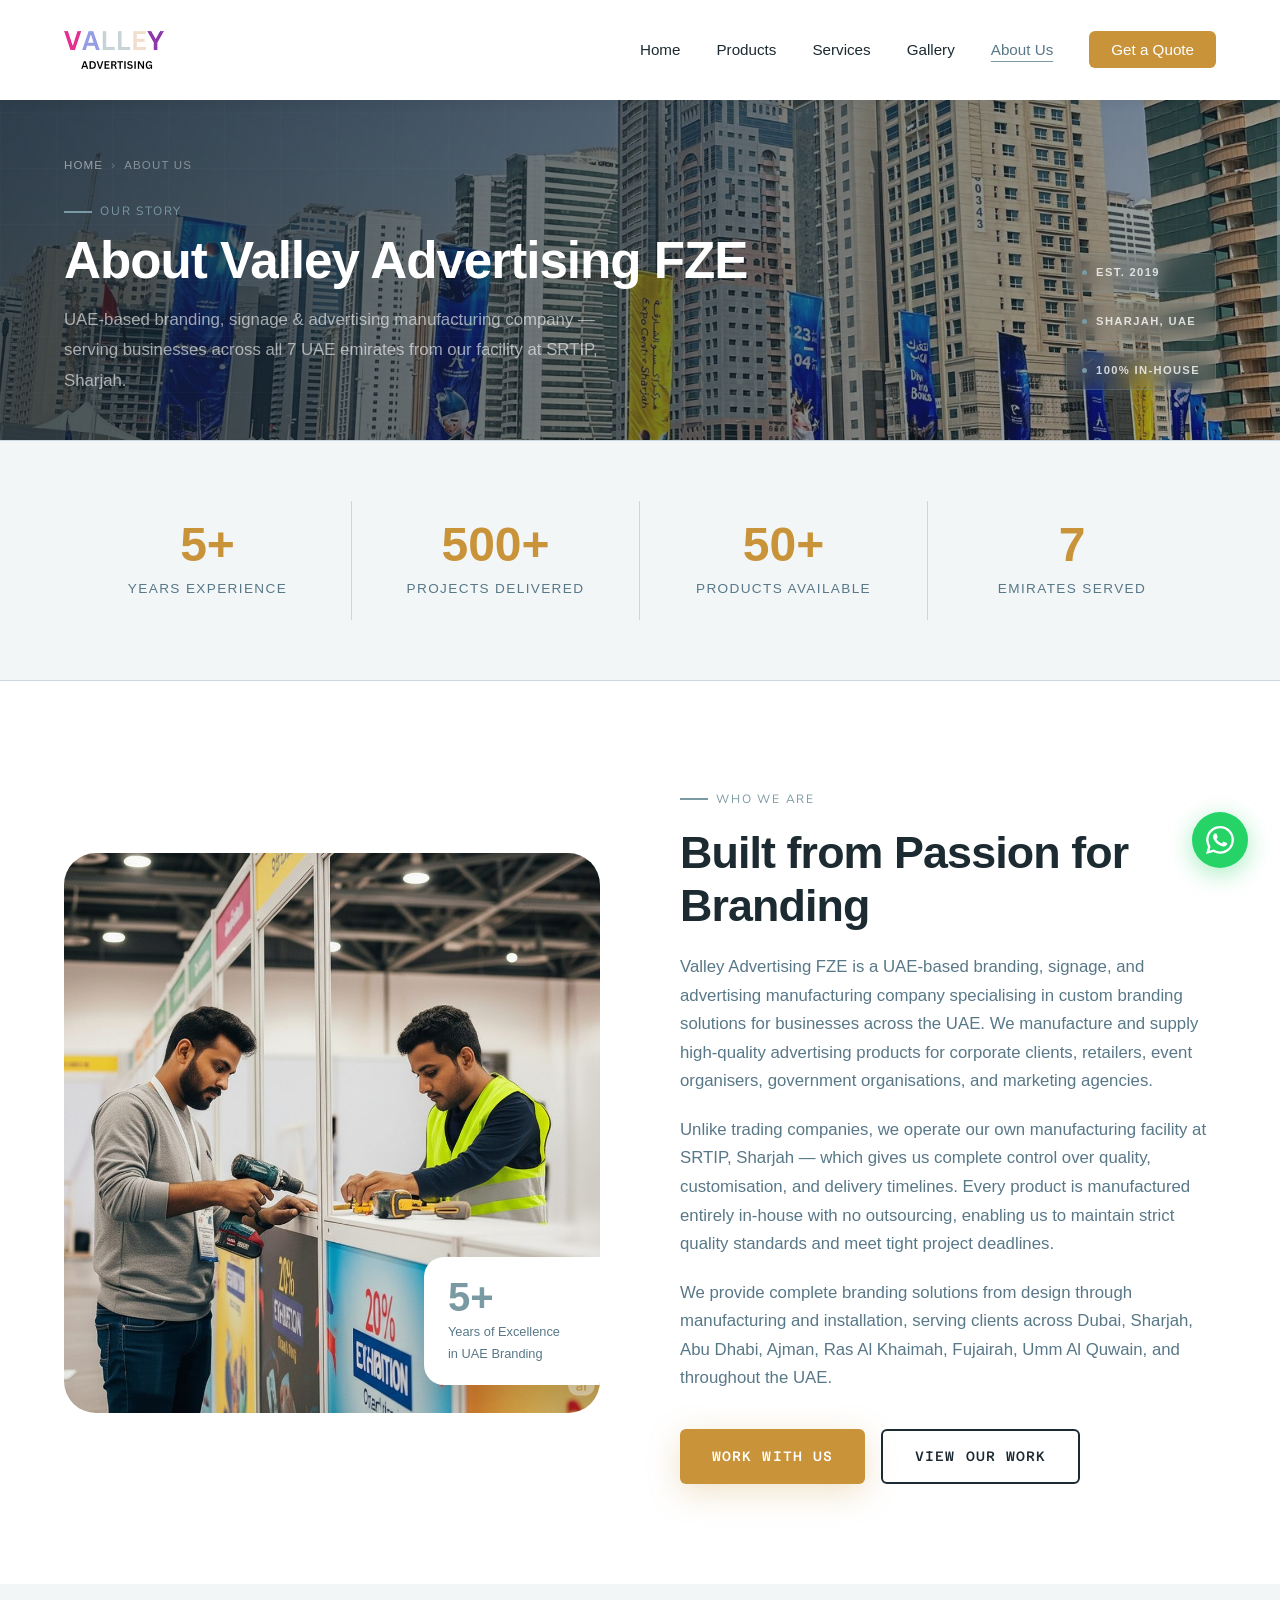
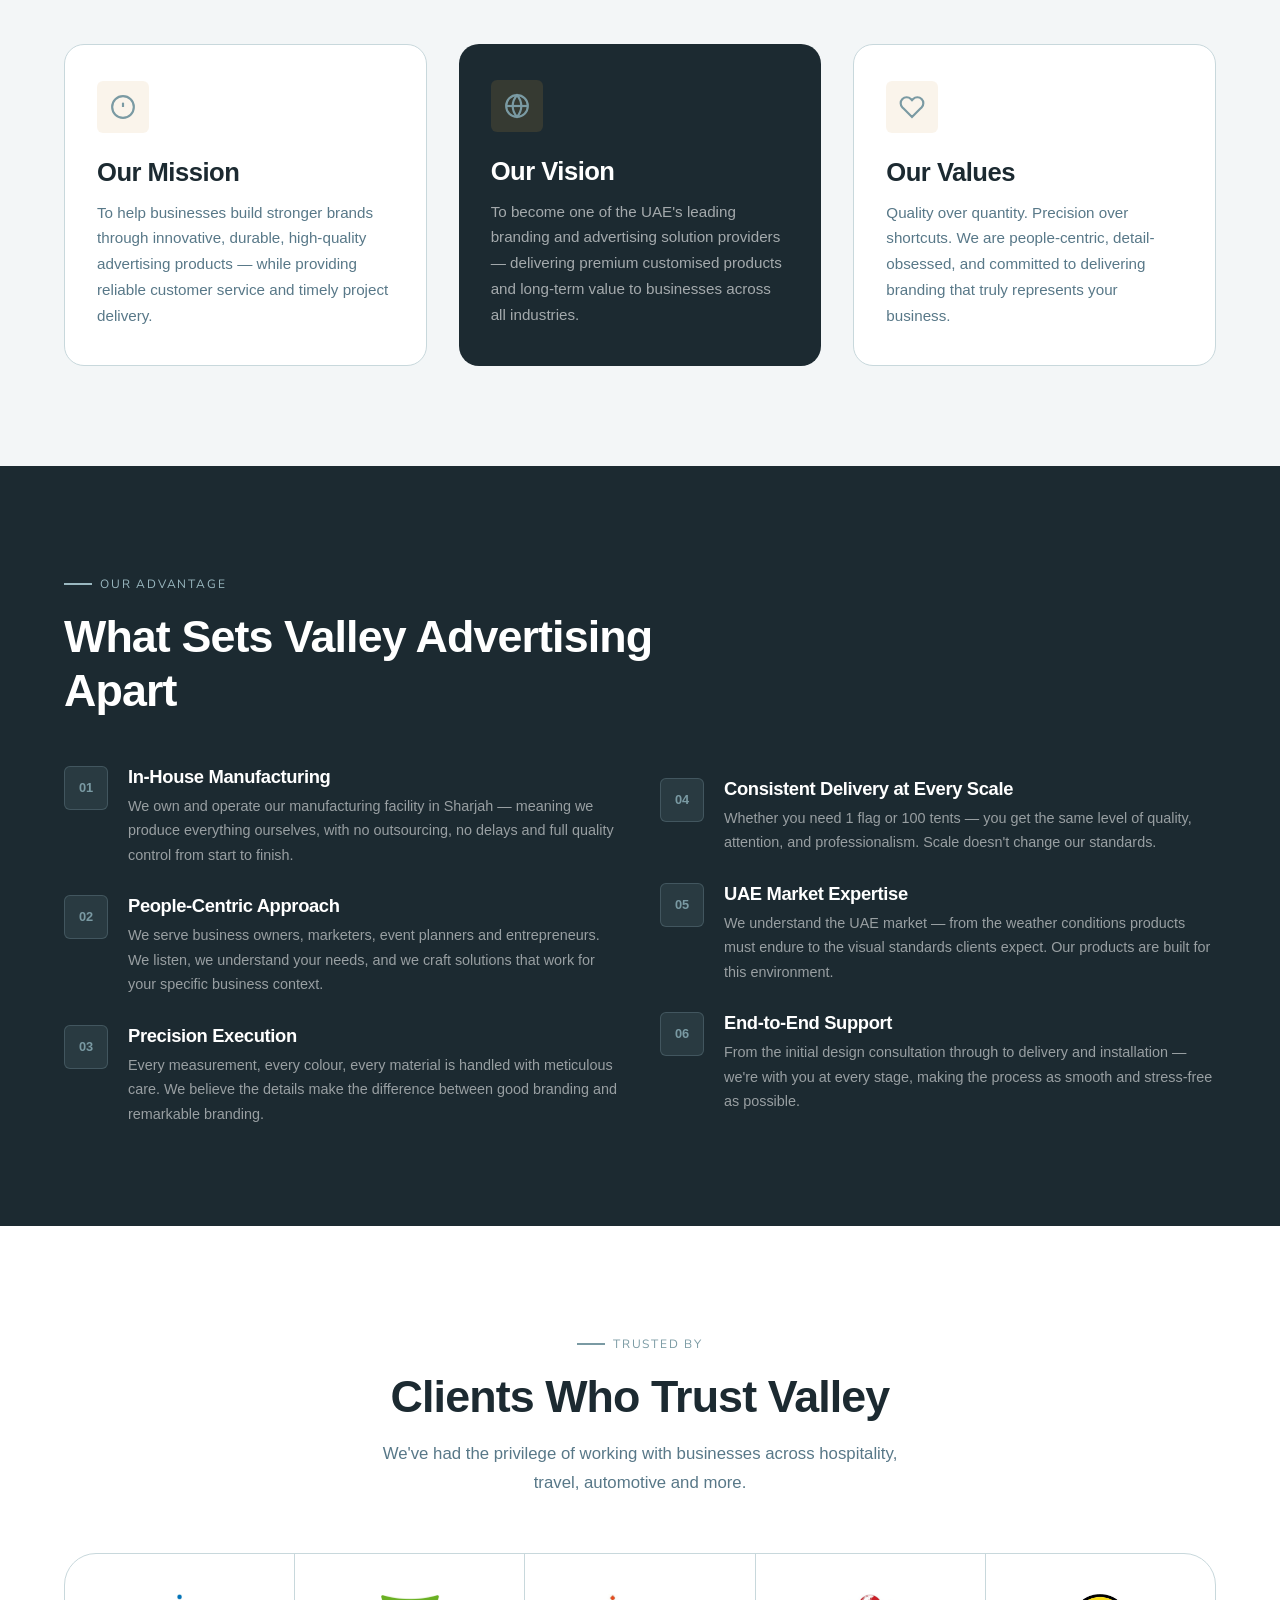
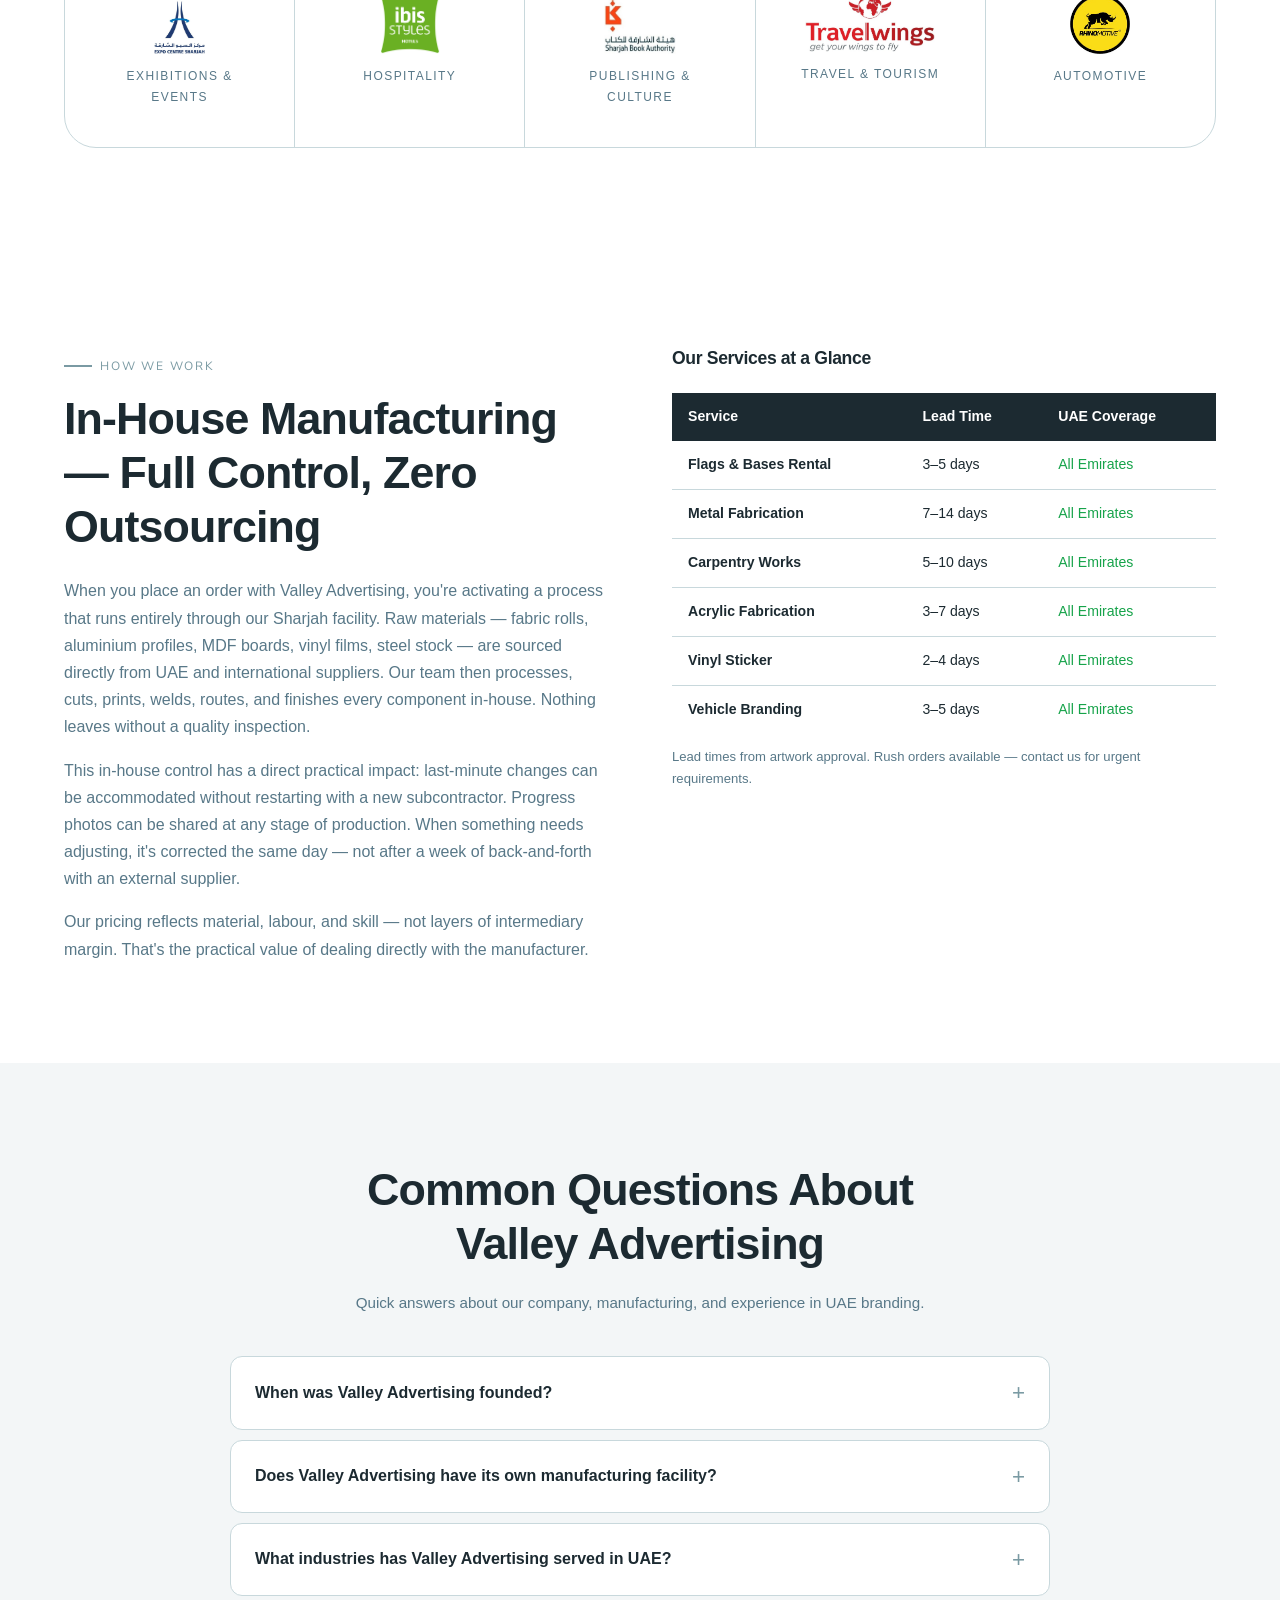
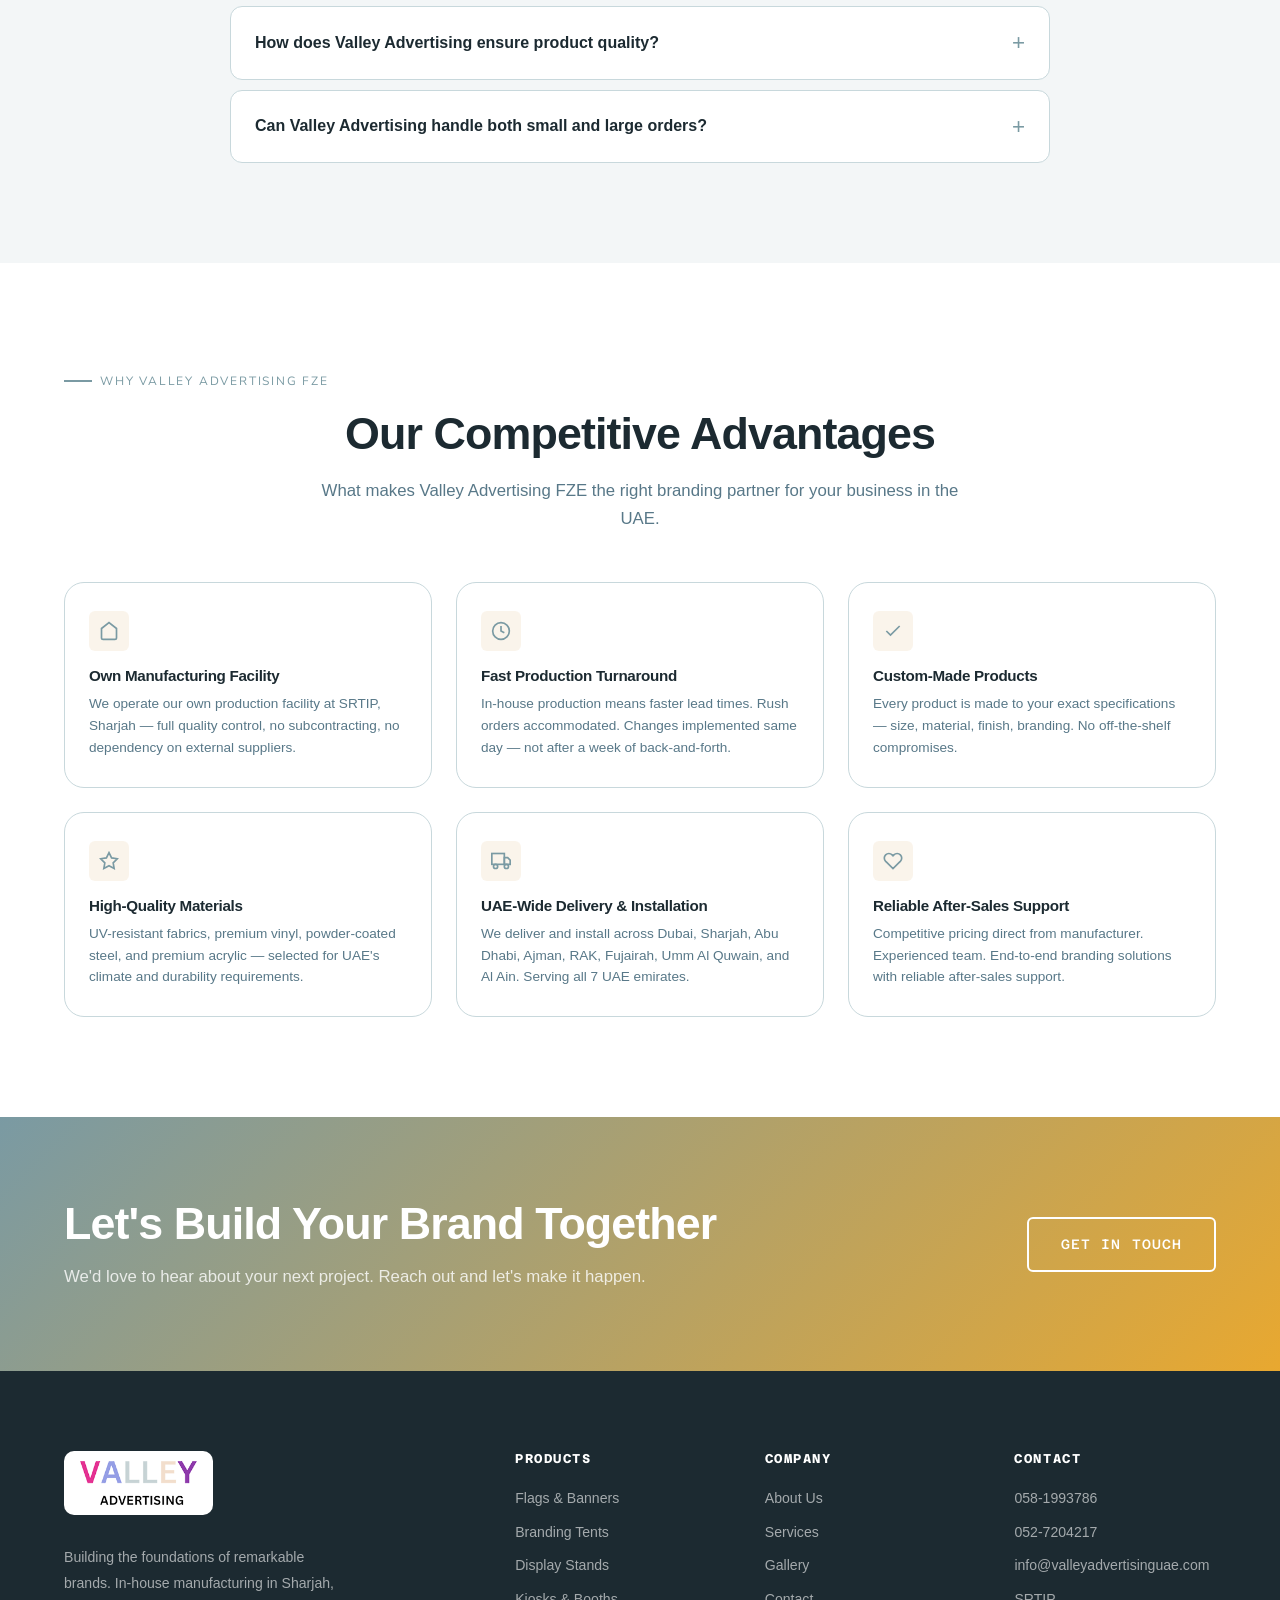
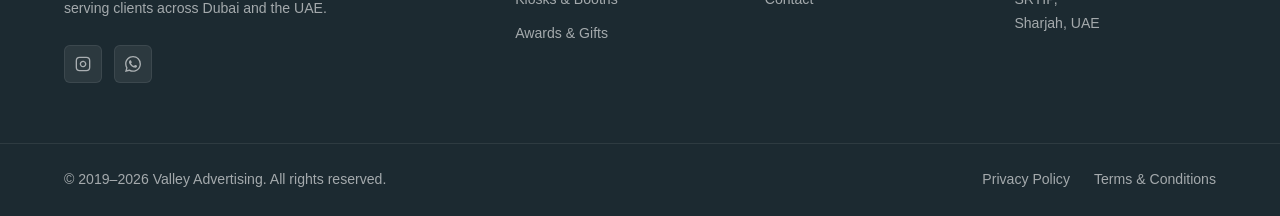
<file: about.html>
﻿<!DOCTYPE html>
<html lang="en-AE">
<head>
  <meta charset="UTF-8">
  <meta name="viewport" content="width=device-width, initial-scale=1.0">
  <title>About Valley Advertising FZE | Sharjah UAE Manufacturer</title>
  <meta name="description" content="Valley Advertising FZE — UAE-based custom branding manufacturer at SRTIP, Sharjah. 500+ projects, in-house production. Flags, tents, signage, kiosks &amp; more.">
  <meta name="robots" content="index, follow">
  <link rel="canonical" href="https://www.valleyadvertisinguae.com/about">
  <meta property="og:type" content="website">
  <meta property="og:url" content="https://www.valleyadvertisinguae.com/about">
  <meta property="og:title" content="About Valley Advertising FZE | Branding Manufacturer Sharjah UAE">
  <meta property="og:description" content="Valley Advertising FZE — custom branding manufacturer at SRTIP, Sharjah UAE. Flags, tents, signage, kiosks, vehicle branding &amp; more. Serving all UAE emirates.">
  <meta property="og:image" content="https://www.valleyadvertisinguae.com/assets/images/site/about-worker-installing-banners.jpg">
  <meta property="og:site_name" content="Valley Advertising UAE">
  <meta name="twitter:card" content="summary_large_image">
  <meta name="twitter:title" content="About Valley Advertising | Branding Company Sharjah UAE">
  <meta name="twitter:description" content="Founded 2019 in Sharjah. In-house manufacturing, 500+ projects across UAE. Custom flags, tents, signage & more.">
  <meta name="twitter:image" content="https://www.valleyadvertisinguae.com/assets/images/site/about-worker-installing-banners.jpg">
  <script type="application/ld+json">
  {
    "@context": "https://schema.org",
    "@graph": [
      {
        "@type": ["LocalBusiness", "Organization"],
        "@id": "https://www.valleyadvertisinguae.com/#org",
        "name": "Valley Advertising FZE", "legalName": "Valley Advertising FZE",
        "url": "https://www.valleyadvertisinguae.com",
        "logo": {"@type": "ImageObject", "url": "https://www.valleyadvertisinguae.com/assets/images/logo/logo.webp"},
        "description": "Valley Advertising FZE is a UAE-based branding, signage, and advertising manufacturing company at SRTIP, Sharjah. Custom flags, tents, signage, kiosks, display stands, vehicle branding and more. Serving all 7 UAE emirates.",
        "telephone": "+971581993786", "priceRange": "AED",
        "email": "info@valleyadvertisinguae.com",
        "address": {"@type": "PostalAddress", "streetAddress": "SRTIP", "addressLocality": "Sharjah", "addressCountry": "AE"},
        "geo": {"@type": "GeoCoordinates", "latitude": 25.3463, "longitude": 55.4209},
        "foundingDate": "2019",
        "numberOfEmployees": {"@type": "QuantitativeValue", "value": 10},
        "openingHoursSpecification": [{"@type": "OpeningHoursSpecification", "dayOfWeek": ["Monday","Tuesday","Wednesday","Thursday","Friday"], "opens": "09:00", "closes": "18:00"}],
        "sameAs": ["https://www.instagram.com/valleyadvertising"]
      },
      {
        "@type": "AboutPage",
        "@id": "https://www.valleyadvertisinguae.com/about",
        "url": "https://www.valleyadvertisinguae.com/about",
        "name": "About Valley Advertising",
        "description": "Learn about Valley Advertising FZE — UAE-based custom branding manufacturer at SRTIP, Sharjah. 500+ projects delivered, serving corporate clients, retailers, event organisers, and government organisations across all UAE emirates.",
        "keywords": "about Valley Advertising FZE, branding manufacturer Sharjah, advertising company UAE, custom flags tents kiosks UAE, in-house manufacturing SRTIP",
        "isPartOf": {"@id": "https://www.valleyadvertisinguae.com/#website"},
        "dateModified": "2026-08-04",
        "breadcrumb": {
          "@type": "BreadcrumbList",
          "itemListElement": [
            {"@type": "ListItem", "position": 1, "name": "Home", "item": "https://www.valleyadvertisinguae.com/"},
            {"@type": "ListItem", "position": 2, "name": "About Us", "item": "https://www.valleyadvertisinguae.com/about"}
          ]
        }
      },
      {
        "@type": "FAQPage",
        "mainEntity": [
          {"@type": "Question", "name": "When was Valley Advertising founded?", "acceptedAnswer": {"@type": "Answer", "text": "Valley Advertising was founded in 2019 in Sharjah, UAE. We have completed 500+ projects over more than 5 years of operation, growing from a solo-founder enterprise to a team serving clients across the UAE."}},
          {"@type": "Question", "name": "Does Valley Advertising have its own manufacturing facility?", "acceptedAnswer": {"@type": "Answer", "text": "Yes. Our manufacturing facility is located in SRTIP, Sharjah, UAE. All products — flags, tents, kiosks, signage, acrylic pieces, and fabricated structures — are produced entirely in-house, giving us direct quality control at every stage."}},
          {"@type": "Question", "name": "What industries has Valley Advertising served in UAE?", "acceptedAnswer": {"@type": "Answer", "text": "We have delivered branding projects for retail chains, hospitality groups, real estate developers, government campaigns, healthcare facilities, universities, events companies, and corporate clients across Dubai, Sharjah, and the wider UAE."}},
          {"@type": "Question", "name": "How does Valley Advertising ensure product quality?", "acceptedAnswer": {"@type": "Answer", "text": "Because we operate our own in-house manufacturing facility at SRTIP, Sharjah, we maintain quality control at every stage — from material sourcing through production, finishing, and pre-delivery inspection. No outsourcing, no third-party delays."}}
        ]
      }
    ]
  }
  </script>
  <link rel="icon" href="assets/images/logo/logo.png" type="image/png">
  <link rel="apple-touch-icon" href="assets/images/logo/logo.png">
  <link rel="stylesheet" href="assets/css/style.css">
</head>
<body>

<nav class="navbar scrolled" id="navbar">
  <div class="container">
    <a href="./" class="nav-logo" aria-label="Valley Advertising">
      <img src="assets/images/logo/logo.webp" alt="Valley Advertising" class="nav-logo-img">
    </a>
    <ul class="nav-links">
      <li><a href="./">Home</a></li>
      <li><a href="products">Products</a></li>
      <li><a href="services">Services</a></li>
      <li><a href="gallery">Gallery</a></li>
      <li><a href="about" class="active">About Us</a></li>
      <li><a href="contact" class="nav-cta">Get a Quote</a></li>
    </ul>
    <button class="nav-toggle" id="navToggle" aria-label="Toggle menu" aria-expanded="false">
      <span></span><span></span><span></span>
    </button>
  </div>
</nav>
<nav class="nav-mobile" id="navMobile">
  <a href="./">Home</a>
  <a href="products">Products</a>
  <a href="services">Services</a>
  <a href="gallery">Gallery</a>
  <a href="about">About Us</a>
  <a href="contact" class="nav-cta">Get a Quote</a>
</nav>

<!-- Page Hero -->
<section class="page-hero" style="background-image:url('assets/images/site/hero-flags-sharjah-expo-centre.jpg'); background-position: center center;">
  <div class="container">
    <div class="page-hero-inner">
      <div class="page-hero-text">
        <div class="breadcrumb">
          <a href="./">Home</a>
          <span class="sep">›</span>
          <span>About Us</span>
        </div>
        <div class="section-label">Our Story</div>
        <h1>About Valley Advertising FZE</h1>
        <p>UAE-based branding, signage &amp; advertising manufacturing company — serving businesses across all 7 UAE emirates from our facility at SRTIP, Sharjah.</p>
      </div>
      <div class="page-hero-tags">
        <span class="phero-tag">Est. 2019</span>
        <span class="phero-tag">Sharjah, UAE</span>
        <span class="phero-tag">100% In-House</span>
      </div>
    </div>
  </div>
  <span class="page-hero-accent" aria-hidden="true"></span>
</section>

<!-- Stats -->
<div class="stats-bar">
  <div class="container">
    <div class="stat-box">
      <div class="num" data-count="5" data-suffix="+">5+</div>
      <div class="label">Years Experience</div>
    </div>
    <div class="stat-box">
      <div class="num" data-count="500" data-suffix="+">500+</div>
      <div class="label">Projects Delivered</div>
    </div>
    <div class="stat-box">
      <div class="num" data-count="50" data-suffix="+">50+</div>
      <div class="label">Products Available</div>
    </div>
    <div class="stat-box">
      <div class="num" data-count="7">7</div>
      <div class="label">Emirates Served</div>
    </div>
  </div>
</div>

<!-- Our Story -->
<section class="section">
  <div class="container">
    <div class="grid-2" style="gap:80px">
      <div class="about-img-wrap reveal">
        <img
          src="assets/images/site/about-worker-installing-banners.jpg"
          alt="Valley Advertising team installing branded banners at a client site in UAE"
          style="width:100%;height:100%;object-fit:cover"
        >
        <div class="about-badge-card">
          <div class="badge-num">5+</div>
          <div class="badge-label">Years of Excellence<br>in UAE Branding</div>
        </div>
      </div>
      <div>
        <div class="section-label">Who We Are</div>
        <h2 class="section-title">Built from Passion for Branding</h2>
        <p style="color:var(--c-text-muted); font-size:1.05rem; margin-bottom:20px">Valley Advertising FZE is a UAE-based branding, signage, and advertising manufacturing company specialising in custom branding solutions for businesses across the UAE. We manufacture and supply high-quality advertising products for corporate clients, retailers, event organisers, government organisations, and marketing agencies.</p>
        <p style="color:var(--c-text-muted); font-size:1.05rem; margin-bottom:20px">Unlike trading companies, we operate our own manufacturing facility at SRTIP, Sharjah — which gives us complete control over quality, customisation, and delivery timelines. Every product is manufactured entirely in-house with no outsourcing, enabling us to maintain strict quality standards and meet tight project deadlines.</p>
        <p style="color:var(--c-text-muted); font-size:1.05rem; margin-bottom:36px">We provide complete branding solutions from design through manufacturing and installation, serving clients across Dubai, Sharjah, Abu Dhabi, Ajman, Ras Al Khaimah, Fujairah, Umm Al Quwain, and throughout the UAE.</p>
        <div style="display:flex; gap:16px; flex-wrap:wrap">
          <a href="contact" class="btn btn-primary">Work With Us</a>
          <a href="gallery" class="btn btn-outline-dark">View Our Work</a>
        </div>
      </div>
    </div>
  </div>
</section>

<!-- Mission & Vision -->
<section class="section" style="background:var(--c-light); padding-top:60px">
  <div class="container">
    <div class="grid-3">
      <div class="reveal" style="padding:36px 32px; background:var(--c-white); border-radius:var(--r-lg); border:1px solid var(--c-border)">
        <div style="width:52px;height:52px;background:rgba(201,147,58,.1);border-radius:var(--r-sm);display:flex;align-items:center;justify-content:center;margin-bottom:24px">
          <svg width="26" height="26" viewBox="0 0 24 24" fill="none" stroke="var(--c-gold)" stroke-width="2"><circle cx="12" cy="12" r="10"/><line x1="12" y1="8" x2="12" y2="12"/><line x1="12" y1="16" x2="12.01" y2="16"/></svg>
        </div>
        <h3 style="margin-bottom:12px">Our Mission</h3>
        <p style="color:var(--c-text-muted); font-size:.95rem">To help businesses build stronger brands through innovative, durable, high-quality advertising products — while providing reliable customer service and timely project delivery.</p>
      </div>
      <div class="reveal reveal-delay-1" style="padding:36px 32px; background:var(--c-dark); border-radius:var(--r-lg)">
        <div style="width:52px;height:52px;background:rgba(201,147,58,.15);border-radius:var(--r-sm);display:flex;align-items:center;justify-content:center;margin-bottom:24px">
          <svg width="26" height="26" viewBox="0 0 24 24" fill="none" stroke="var(--c-gold)" stroke-width="2"><circle cx="12" cy="12" r="10"/><line x1="2" y1="12" x2="22" y2="12"/><path d="M12 2a15.3 15.3 0 0 1 4 10 15.3 15.3 0 0 1-4 10 15.3 15.3 0 0 1-4-10 15.3 15.3 0 0 1 4-10z"/></svg>
        </div>
        <h3 style="margin-bottom:12px; color:var(--c-white)">Our Vision</h3>
        <p style="color:rgba(255,255,255,.6); font-size:.95rem">To become one of the UAE's leading branding and advertising solution providers — delivering premium customised products and long-term value to businesses across all industries.</p>
      </div>
      <div class="reveal reveal-delay-2" style="padding:36px 32px; background:var(--c-white); border-radius:var(--r-lg); border:1px solid var(--c-border)">
        <div style="width:52px;height:52px;background:rgba(201,147,58,.1);border-radius:var(--r-sm);display:flex;align-items:center;justify-content:center;margin-bottom:24px">
          <svg width="26" height="26" viewBox="0 0 24 24" fill="none" stroke="var(--c-gold)" stroke-width="2"><path d="M20.84 4.61a5.5 5.5 0 0 0-7.78 0L12 5.67l-1.06-1.06a5.5 5.5 0 0 0-7.78 7.78l1.06 1.06L12 21.23l7.78-7.78 1.06-1.06a5.5 5.5 0 0 0 0-7.78z"/></svg>
        </div>
        <h3 style="margin-bottom:12px">Our Values</h3>
        <p style="color:var(--c-text-muted); font-size:.95rem">Quality over quantity. Precision over shortcuts. We are people-centric, detail-obsessed, and committed to delivering branding that truly represents your business.</p>
      </div>
    </div>
  </div>
</section>

<!-- What Sets Us Apart -->
<section class="section section-dark">
  <div class="container">
    <div class="section-label">Our Advantage</div>
    <h2 class="section-title text-white" style="margin-bottom:48px">What Sets Valley Advertising Apart</h2>

    <div class="grid-2">
      <div style="display:flex; flex-direction:column; gap:28px">
        <div class="feature-item reveal">
          <div class="feature-num">01</div>
          <div class="feature-content">
            <h4>In-House Manufacturing</h4>
            <p>We own and operate our manufacturing facility in Sharjah — meaning we produce everything ourselves, with no outsourcing, no delays and full quality control from start to finish.</p>
          </div>
        </div>
        <div class="feature-item reveal reveal-delay-1">
          <div class="feature-num">02</div>
          <div class="feature-content">
            <h4>People-Centric Approach</h4>
            <p>We serve business owners, marketers, event planners and entrepreneurs. We listen, we understand your needs, and we craft solutions that work for your specific business context.</p>
          </div>
        </div>
        <div class="feature-item reveal reveal-delay-2">
          <div class="feature-num">03</div>
          <div class="feature-content">
            <h4>Precision Execution</h4>
            <p>Every measurement, every colour, every material is handled with meticulous care. We believe the details make the difference between good branding and remarkable branding.</p>
          </div>
        </div>
      </div>
      <div style="display:flex; flex-direction:column; gap:28px">
        <div class="feature-item reveal">
          <div class="feature-num">04</div>
          <div class="feature-content">
            <h4>Consistent Delivery at Every Scale</h4>
            <p>Whether you need 1 flag or 100 tents — you get the same level of quality, attention, and professionalism. Scale doesn't change our standards.</p>
          </div>
        </div>
        <div class="feature-item reveal reveal-delay-1">
          <div class="feature-num">05</div>
          <div class="feature-content">
            <h4>UAE Market Expertise</h4>
            <p>We understand the UAE market — from the weather conditions products must endure to the visual standards clients expect. Our products are built for this environment.</p>
          </div>
        </div>
        <div class="feature-item reveal reveal-delay-2">
          <div class="feature-num">06</div>
          <div class="feature-content">
            <h4>End-to-End Support</h4>
            <p>From the initial design consultation through to delivery and installation — we're with you at every stage, making the process as smooth and stress-free as possible.</p>
          </div>
        </div>
      </div>
    </div>
  </div>
</section>

<!-- Clients -->
<section class="section">
  <div class="container" style="text-align:center">
    <div class="section-label" style="justify-content:center">Trusted By</div>
    <h2 class="section-title centered" style="margin-bottom:16px">Clients Who Trust Valley</h2>
    <p class="section-desc centered" style="margin-bottom:56px">We've had the privilege of working with businesses across hospitality, travel, automotive and more.</p>

    <div style="display:flex; gap:0; justify-content:center; flex-wrap:wrap; border:1px solid var(--c-border); border-radius:var(--r-xl); overflow:hidden">
      <div class="reveal" style="flex:1;min-width:200px;padding:40px 32px;border-right:1px solid var(--c-border);text-align:center;display:flex;flex-direction:column;align-items:center;gap:12px">
        <img src="assets/images/site/client-expo-centre-sharjah.jpg" alt="Expo Centre Sharjah" style="max-height:60px;max-width:130px;object-fit:contain">
        <div style="font-size:.75rem;text-transform:uppercase;letter-spacing:.12em;color:var(--c-text-muted)">Exhibitions &amp; Events</div>
      </div>
      <div class="reveal reveal-delay-1" style="flex:1;min-width:200px;padding:40px 32px;border-right:1px solid var(--c-border);text-align:center;display:flex;flex-direction:column;align-items:center;gap:12px">
        <img src="assets/images/site/client-ibis-styles.png" alt="Ibis Styles" style="max-height:60px;max-width:130px;object-fit:contain">
        <div style="font-size:.75rem;text-transform:uppercase;letter-spacing:.12em;color:var(--c-text-muted)">Hospitality</div>
      </div>
      <div class="reveal reveal-delay-2" style="flex:1;min-width:200px;padding:40px 32px;border-right:1px solid var(--c-border);text-align:center;display:flex;flex-direction:column;align-items:center;gap:12px">
        <img src="assets/images/site/client-sharjah-book-authority.jpg" alt="Sharjah Book Authority" style="max-height:60px;max-width:130px;object-fit:contain">
        <div style="font-size:.75rem;text-transform:uppercase;letter-spacing:.12em;color:var(--c-text-muted)">Publishing &amp; Culture</div>
      </div>
      <div class="reveal reveal-delay-3" style="flex:1;min-width:200px;padding:40px 32px;border-right:1px solid var(--c-border);text-align:center;display:flex;flex-direction:column;align-items:center;gap:12px">
        <img src="assets/images/site/client-travelwings.jpg" alt="Travelwings" style="max-height:60px;max-width:130px;object-fit:contain">
        <div style="font-size:.75rem;text-transform:uppercase;letter-spacing:.12em;color:var(--c-text-muted)">Travel &amp; Tourism</div>
      </div>
      <div class="reveal reveal-delay-3" style="flex:1;min-width:200px;padding:40px 32px;text-align:center;display:flex;flex-direction:column;align-items:center;gap:12px">
        <img src="assets/images/site/client-rhino-motive.jpg" alt="Rhino Motive" style="max-height:60px;max-width:130px;object-fit:contain">
        <div style="font-size:.75rem;text-transform:uppercase;letter-spacing:.12em;color:var(--c-text-muted)">Automotive</div>
      </div>
    </div>
  </div>
</section>

<!-- Manufacturing Process -->
<section class="section">
  <div class="container">
    <div class="grid-2" style="gap:64px; align-items:start">
      <div>
        <div class="section-label">How We Work</div>
        <h2 class="section-title" style="margin-bottom:24px">In-House Manufacturing — Full Control, Zero Outsourcing</h2>
        <p style="color:var(--c-text-muted); font-size:1rem; line-height:1.7; margin-bottom:16px">When you place an order with Valley Advertising, you're activating a process that runs entirely through our Sharjah facility. Raw materials — fabric rolls, aluminium profiles, MDF boards, vinyl films, steel stock — are sourced directly from UAE and international suppliers. Our team then processes, cuts, prints, welds, routes, and finishes every component in-house. Nothing leaves without a quality inspection.</p>
        <p style="color:var(--c-text-muted); font-size:1rem; line-height:1.7; margin-bottom:16px">This in-house control has a direct practical impact: last-minute changes can be accommodated without restarting with a new subcontractor. Progress photos can be shared at any stage of production. When something needs adjusting, it's corrected the same day — not after a week of back-and-forth with an external supplier.</p>
        <p style="color:var(--c-text-muted); font-size:1rem; line-height:1.7">Our pricing reflects material, labour, and skill — not layers of intermediary margin. That's the practical value of dealing directly with the manufacturer.</p>
      </div>
      <div>
        <h3 style="margin-bottom:24px; font-size:1.1rem">Our Services at a Glance</h3>
        <table style="width:100%; border-collapse:collapse; font-size:.88rem">
          <thead>
            <tr style="background:var(--c-dark); color:var(--c-white)">
              <th style="padding:12px 16px; text-align:left">Service</th>
              <th style="padding:12px 16px; text-align:left">Lead Time</th>
              <th style="padding:12px 16px; text-align:left">UAE Coverage</th>
            </tr>
          </thead>
          <tbody>
            <tr style="background:var(--c-white); border-bottom:1px solid var(--c-border)">
              <td style="padding:12px 16px; font-weight:600">Flags &amp; Bases Rental</td>
              <td style="padding:12px 16px;">3–5 days</td>
              <td style="padding:12px 16px; color:#16a34a">All Emirates</td>
            </tr>
            <tr style="border-bottom:1px solid var(--c-border)">
              <td style="padding:12px 16px; font-weight:600">Metal Fabrication</td>
              <td style="padding:12px 16px;">7–14 days</td>
              <td style="padding:12px 16px; color:#16a34a">All Emirates</td>
            </tr>
            <tr style="background:var(--c-white); border-bottom:1px solid var(--c-border)">
              <td style="padding:12px 16px; font-weight:600">Carpentry Works</td>
              <td style="padding:12px 16px;">5–10 days</td>
              <td style="padding:12px 16px; color:#16a34a">All Emirates</td>
            </tr>
            <tr style="border-bottom:1px solid var(--c-border)">
              <td style="padding:12px 16px; font-weight:600">Acrylic Fabrication</td>
              <td style="padding:12px 16px;">3–7 days</td>
              <td style="padding:12px 16px; color:#16a34a">All Emirates</td>
            </tr>
            <tr style="background:var(--c-white); border-bottom:1px solid var(--c-border)">
              <td style="padding:12px 16px; font-weight:600">Vinyl Sticker</td>
              <td style="padding:12px 16px;">2–4 days</td>
              <td style="padding:12px 16px; color:#16a34a">All Emirates</td>
            </tr>
            <tr>
              <td style="padding:12px 16px; font-weight:600">Vehicle Branding</td>
              <td style="padding:12px 16px;">3–5 days</td>
              <td style="padding:12px 16px; color:#16a34a">All Emirates</td>
            </tr>
          </tbody>
        </table>
        <p style="font-size:.82rem; color:var(--c-text-muted); margin-top:12px">Lead times from artwork approval. Rush orders available — contact us for urgent requirements.</p>
      </div>
    </div>
  </div>
</section>

<!-- About FAQ -->
<section class="section" style="background:var(--c-light)">
  <div class="container">
    <h2 class="section-title centered faq-section-title">Common Questions About Valley Advertising</h2>
    <p class="faq-section-sub">Quick answers about our company, manufacturing, and experience in UAE branding.</p>
    <div class="faq-list">
      <details class="faq-item">
        <summary>When was Valley Advertising founded?</summary>
        <div class="faq-a"><p>Valley Advertising was founded in 2019 in Sharjah, UAE. We have completed 500+ projects over more than 5 years of operation, growing from a solo-founder enterprise to a team serving clients across the UAE.</p></div>
      </details>
      <details class="faq-item">
        <summary>Does Valley Advertising have its own manufacturing facility?</summary>
        <div class="faq-a"><p>Yes. Our manufacturing facility is located in SRTIP, Sharjah, UAE. All products — flags, tents, kiosks, signage, acrylic pieces, and fabricated structures — are produced entirely in-house, giving us direct quality control from raw material to finished product with no outsourcing.</p></div>
      </details>
      <details class="faq-item">
        <summary>What industries has Valley Advertising served in UAE?</summary>
        <div class="faq-a"><p>We have delivered branding projects for retail chains, hospitality groups, real estate developers, government campaigns, healthcare facilities, universities, events companies, and corporate clients across Dubai, Sharjah, and the wider UAE. Our experience spans outdoor advertising, exhibition branding, retail environments, and corporate gifting.</p></div>
      </details>
      <details class="faq-item">
        <summary>How does Valley Advertising ensure product quality?</summary>
        <div class="faq-a"><p>Because we operate our own in-house manufacturing facility at SRTIP, Sharjah, we maintain quality control at every stage — from material sourcing through production, finishing, and pre-delivery inspection. Nothing leaves our facility without passing quality review. No outsourcing, no third-party delays, no quality ambiguity.</p></div>
      </details>
      <details class="faq-item">
        <summary>Can Valley Advertising handle both small and large orders?</summary>
        <div class="faq-a"><p>Yes. We work with orders of any scale — from a single custom trophy to a nationwide outdoor campaign requiring 200+ flags. Our in-house manufacturing capacity allows us to handle both without compromising on quality, lead time, or attention to detail. The same professionalism applies to every order.</p></div>
      </details>
    </div>
  </div>
</section>

<!-- Competitive Advantages -->
<section class="section">
  <div class="container">
    <div class="section-label" style="justify-content:center">Why Valley Advertising FZE</div>
    <h2 class="section-title centered" style="margin-bottom:16px">Our Competitive Advantages</h2>
    <p class="section-desc centered" style="margin-bottom:48px; max-width:660px">What makes Valley Advertising FZE the right branding partner for your business in the UAE.</p>
    <div class="grid-3" style="gap:24px">
      <div class="reveal" style="padding:28px 24px; background:var(--c-white); border:1px solid var(--c-border); border-radius:var(--r-lg)">
        <div style="width:40px;height:40px;background:rgba(201,147,58,.1);border-radius:var(--r-sm);display:flex;align-items:center;justify-content:center;margin-bottom:16px">
          <svg width="20" height="20" viewBox="0 0 24 24" fill="none" stroke="var(--c-gold)" stroke-width="2"><path d="M3 9l9-7 9 7v11a2 2 0 0 1-2 2H5a2 2 0 0 1-2-2z"/></svg>
        </div>
        <h4 style="margin-bottom:8px; font-size:.95rem">Own Manufacturing Facility</h4>
        <p style="color:var(--c-text-muted); font-size:.85rem; line-height:1.6">We operate our own production facility at SRTIP, Sharjah — full quality control, no subcontracting, no dependency on external suppliers.</p>
      </div>
      <div class="reveal reveal-delay-1" style="padding:28px 24px; background:var(--c-white); border:1px solid var(--c-border); border-radius:var(--r-lg)">
        <div style="width:40px;height:40px;background:rgba(201,147,58,.1);border-radius:var(--r-sm);display:flex;align-items:center;justify-content:center;margin-bottom:16px">
          <svg width="20" height="20" viewBox="0 0 24 24" fill="none" stroke="var(--c-gold)" stroke-width="2"><circle cx="12" cy="12" r="10"/><polyline points="12 6 12 12 16 14"/></svg>
        </div>
        <h4 style="margin-bottom:8px; font-size:.95rem">Fast Production Turnaround</h4>
        <p style="color:var(--c-text-muted); font-size:.85rem; line-height:1.6">In-house production means faster lead times. Rush orders accommodated. Changes implemented same day — not after a week of back-and-forth.</p>
      </div>
      <div class="reveal reveal-delay-2" style="padding:28px 24px; background:var(--c-white); border:1px solid var(--c-border); border-radius:var(--r-lg)">
        <div style="width:40px;height:40px;background:rgba(201,147,58,.1);border-radius:var(--r-sm);display:flex;align-items:center;justify-content:center;margin-bottom:16px">
          <svg width="20" height="20" viewBox="0 0 24 24" fill="none" stroke="var(--c-gold)" stroke-width="2"><polyline points="20 6 9 17 4 12"/></svg>
        </div>
        <h4 style="margin-bottom:8px; font-size:.95rem">Custom-Made Products</h4>
        <p style="color:var(--c-text-muted); font-size:.85rem; line-height:1.6">Every product is made to your exact specifications — size, material, finish, branding. No off-the-shelf compromises.</p>
      </div>
      <div class="reveal" style="padding:28px 24px; background:var(--c-white); border:1px solid var(--c-border); border-radius:var(--r-lg)">
        <div style="width:40px;height:40px;background:rgba(201,147,58,.1);border-radius:var(--r-sm);display:flex;align-items:center;justify-content:center;margin-bottom:16px">
          <svg width="20" height="20" viewBox="0 0 24 24" fill="none" stroke="var(--c-gold)" stroke-width="2"><path d="M12 2l3.09 6.26L22 9.27l-5 4.87 1.18 6.88L12 17.77l-6.18 3.25L7 14.14 2 9.27l6.91-1.01L12 2z"/></svg>
        </div>
        <h4 style="margin-bottom:8px; font-size:.95rem">High-Quality Materials</h4>
        <p style="color:var(--c-text-muted); font-size:.85rem; line-height:1.6">UV-resistant fabrics, premium vinyl, powder-coated steel, and premium acrylic — selected for UAE's climate and durability requirements.</p>
      </div>
      <div class="reveal reveal-delay-1" style="padding:28px 24px; background:var(--c-white); border:1px solid var(--c-border); border-radius:var(--r-lg)">
        <div style="width:40px;height:40px;background:rgba(201,147,58,.1);border-radius:var(--r-sm);display:flex;align-items:center;justify-content:center;margin-bottom:16px">
          <svg width="20" height="20" viewBox="0 0 24 24" fill="none" stroke="var(--c-gold)" stroke-width="2"><rect x="1" y="3" width="15" height="13"/><polygon points="16 8 20 8 23 11 23 16 16 16 16 8"/><circle cx="5.5" cy="18.5" r="2.5"/><circle cx="18.5" cy="18.5" r="2.5"/></svg>
        </div>
        <h4 style="margin-bottom:8px; font-size:.95rem">UAE-Wide Delivery &amp; Installation</h4>
        <p style="color:var(--c-text-muted); font-size:.85rem; line-height:1.6">We deliver and install across Dubai, Sharjah, Abu Dhabi, Ajman, RAK, Fujairah, Umm Al Quwain, and Al Ain. Serving all 7 UAE emirates.</p>
      </div>
      <div class="reveal reveal-delay-2" style="padding:28px 24px; background:var(--c-white); border:1px solid var(--c-border); border-radius:var(--r-lg)">
        <div style="width:40px;height:40px;background:rgba(201,147,58,.1);border-radius:var(--r-sm);display:flex;align-items:center;justify-content:center;margin-bottom:16px">
          <svg width="20" height="20" viewBox="0 0 24 24" fill="none" stroke="var(--c-gold)" stroke-width="2"><path d="M20.84 4.61a5.5 5.5 0 0 0-7.78 0L12 5.67l-1.06-1.06a5.5 5.5 0 0 0-7.78 7.78l1.06 1.06L12 21.23l7.78-7.78 1.06-1.06a5.5 5.5 0 0 0 0-7.78z"/></svg>
        </div>
        <h4 style="margin-bottom:8px; font-size:.95rem">Reliable After-Sales Support</h4>
        <p style="color:var(--c-text-muted); font-size:.85rem; line-height:1.6">Competitive pricing direct from manufacturer. Experienced team. End-to-end branding solutions with reliable after-sales support.</p>
      </div>
    </div>
  </div>
</section>

<!-- CTA -->
<div class="cta-band">
  <div class="container">
    <div>
      <h2>Let's Build Your Brand Together</h2>
      <p>We'd love to hear about your next project. Reach out and let's make it happen.</p>
    </div>
    <a href="contact" class="btn btn-outline">Get in Touch</a>
  </div>
</div>

<!-- Footer -->
<footer class="footer">
  <div class="footer-top">
    <div class="container">
      <div class="footer-grid">
        <div class="footer-brand">
          <a href="./" class="footer-logo" aria-label="Valley Advertising"><img src="assets/images/logo/logo.webp" alt="Valley Advertising" width="200" height="75"></a>
          <p>Building the foundations of remarkable brands. In-house manufacturing in Sharjah, serving clients across Dubai and the UAE.</p>
          <div class="footer-social">
            <a href="https://www.instagram.com/valleyadvertising" class="social-link" target="_blank" rel="noopener" aria-label="Instagram">
              <svg viewBox="0 0 24 24" fill="none" stroke="currentColor" stroke-width="2"><rect x="2" y="2" width="20" height="20" rx="5"/><path d="M16 11.37A4 4 0 1 1 12.63 8 4 4 0 0 1 16 11.37z"/><line x1="17.5" y1="6.5" x2="17.51" y2="6.5"/></svg>
            </a>
            <a href="https://wa.me/971581993786" class="social-link" target="_blank" rel="noopener" aria-label="WhatsApp">
              <svg viewBox="0 0 24 24" fill="currentColor"><path d="M17.472 14.382c-.297-.149-1.758-.867-2.03-.967-.273-.099-.471-.148-.67.15-.197.297-.767.966-.94 1.164-.173.199-.347.223-.644.075-.297-.15-1.255-.463-2.39-1.475-.883-.788-1.48-1.761-1.653-2.059-.173-.297-.018-.458.13-.606.134-.133.298-.347.446-.52.149-.174.198-.298.298-.497.099-.198.05-.371-.025-.52-.075-.149-.669-1.612-.916-2.207-.242-.579-.487-.5-.669-.51-.173-.008-.371-.01-.57-.01-.198 0-.52.074-.792.372-.272.297-1.04 1.016-1.04 2.479 0 1.462 1.065 2.875 1.213 3.074.149.198 2.096 3.2 5.077 4.487.709.306 1.262.489 1.694.625.712.227 1.36.195 1.871.118.571-.085 1.758-.719 2.006-1.413.248-.694.248-1.289.173-1.413-.074-.124-.272-.198-.57-.347m-5.421 7.403h-.004a9.87 9.87 0 0 1-5.031-1.378l-.361-.214-3.741.982.998-3.648-.235-.374a9.86 9.86 0 0 1-1.51-5.26c.001-5.45 4.436-9.884 9.888-9.884 2.64 0 5.122 1.03 6.988 2.898a9.825 9.825 0 0 1 2.893 6.994c-.003 5.45-4.437 9.884-9.885 9.884m8.413-18.297A11.815 11.815 0 0 0 12.05 0C5.495 0 .16 5.335.157 11.892c0 2.096.547 4.142 1.588 5.945L.057 24l6.305-1.654a11.882 11.882 0 0 0 5.683 1.448h.005c6.554 0 11.89-5.335 11.893-11.893a11.821 11.821 0 0 0-3.48-8.413z"/></svg>
            </a>
          </div>
        </div>
        <div class="footer-col">
          <h5>Products</h5>
          <ul>
            <li><a href="products#flags">Flags & Banners</a></li>
            <li><a href="products#tents">Branding Tents</a></li>
            <li><a href="products#stands">Display Stands</a></li>
            <li><a href="products#kiosks">Kiosks & Booths</a></li>
            <li><a href="products#awards">Awards & Gifts</a></li>
          </ul>
        </div>
        <div class="footer-col">
          <h5>Company</h5>
          <ul>
            <li><a href="about">About Us</a></li>
            <li><a href="services">Services</a></li>
            <li><a href="gallery">Gallery</a></li>
            <li><a href="contact">Contact</a></li>
          </ul>
        </div>
        <div class="footer-col">
          <h5>Contact</h5>
          <ul>
            <li><a href="tel:+971581993786">058-1993786</a></li>
            <li><a href="tel:+971527204217">052-7204217</a></li>
            <li><a href="mailto:info@valleyadvertisinguae.com">info@valleyadvertisinguae.com</a></li>
            <li style="color:rgba(255,255,255,.6); margin-top:8px">SRTIP,<br>Sharjah, UAE</li>
          </ul>
        </div>
      </div>
    </div>
  </div>
  <div class="container">
    <div class="footer-bottom">
      <span>&copy; 2019&ndash;2026 Valley Advertising. All rights reserved.</span>
      <div style="display:flex; gap:24px"><a href="privacy">Privacy Policy</a><a href="terms">Terms &amp; Conditions</a></div>
    </div>
  </div>
</footer>

<a href="https://wa.me/971581993786" class="whatsapp-float" target="_blank" rel="noopener" aria-label="WhatsApp">
  <svg viewBox="0 0 24 24"><path d="M17.472 14.382c-.297-.149-1.758-.867-2.03-.967-.273-.099-.471-.148-.67.15-.197.297-.767.966-.94 1.164-.173.199-.347.223-.644.075-.297-.15-1.255-.463-2.39-1.475-.883-.788-1.48-1.761-1.653-2.059-.173-.297-.018-.458.13-.606.134-.133.298-.347.446-.52.149-.174.198-.298.298-.497.099-.198.05-.371-.025-.52-.075-.149-.669-1.612-.916-2.207-.242-.579-.487-.5-.669-.51-.173-.008-.371-.01-.57-.01-.198 0-.52.074-.792.372-.272.297-1.04 1.016-1.04 2.479 0 1.462 1.065 2.875 1.213 3.074.149.198 2.096 3.2 5.077 4.487.709.306 1.262.489 1.694.625.712.227 1.36.195 1.871.118.571-.085 1.758-.719 2.006-1.413.248-.694.248-1.289.173-1.413-.074-.124-.272-.198-.57-.347m-5.421 7.403h-.004a9.87 9.87 0 0 1-5.031-1.378l-.361-.214-3.741.982.998-3.648-.235-.374a9.86 9.86 0 0 1-1.51-5.26c.001-5.45 4.436-9.884 9.888-9.884 2.64 0 5.122 1.03 6.988 2.898a9.825 9.825 0 0 1 2.893 6.994c-.003 5.45-4.437 9.884-9.885 9.884m8.413-18.297A11.815 11.815 0 0 0 12.05 0C5.495 0 .16 5.335.157 11.892c0 2.096.547 4.142 1.588 5.945L.057 24l6.305-1.654a11.882 11.882 0 0 0 5.683 1.448h.005c6.554 0 11.89-5.335 11.893-11.893a11.821 11.821 0 0 0-3.48-8.413z"/></svg>
</a>
<script src="assets/js/main.js"></script>
</body>
</html>
</file>
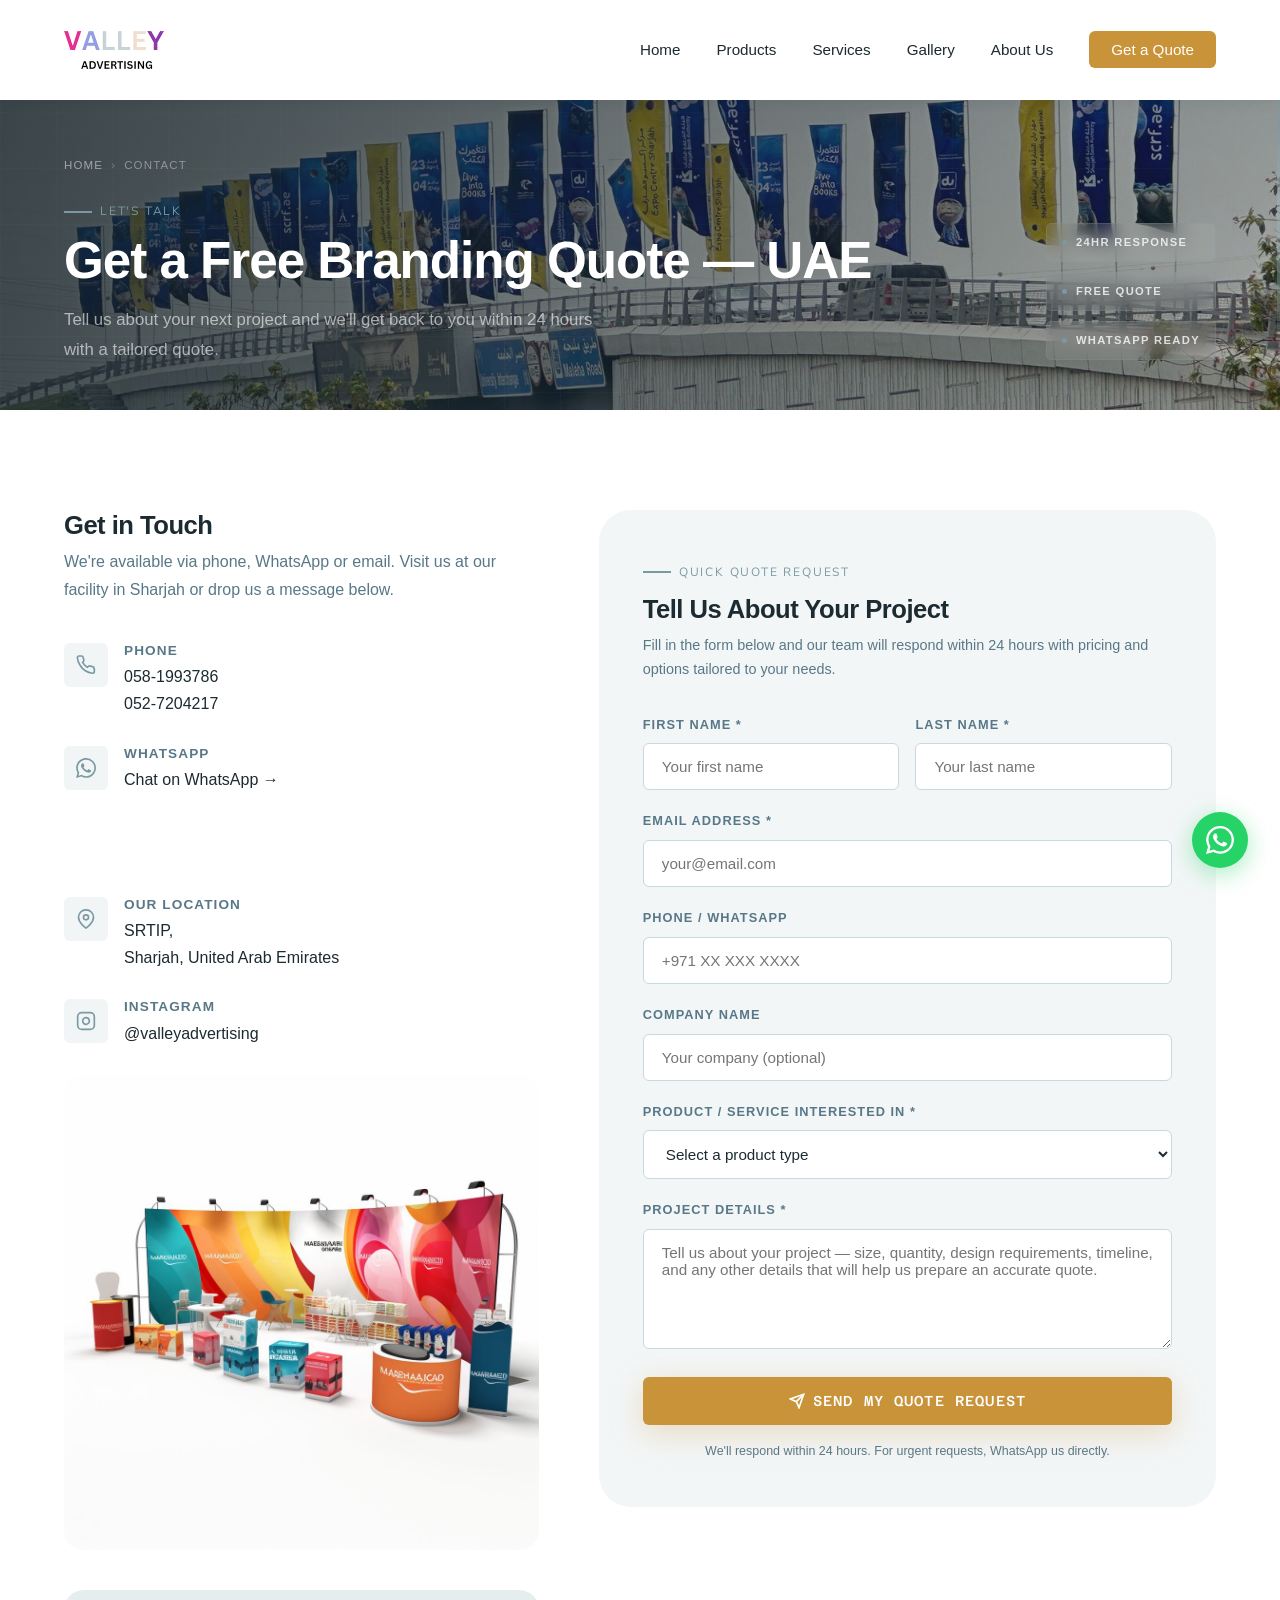
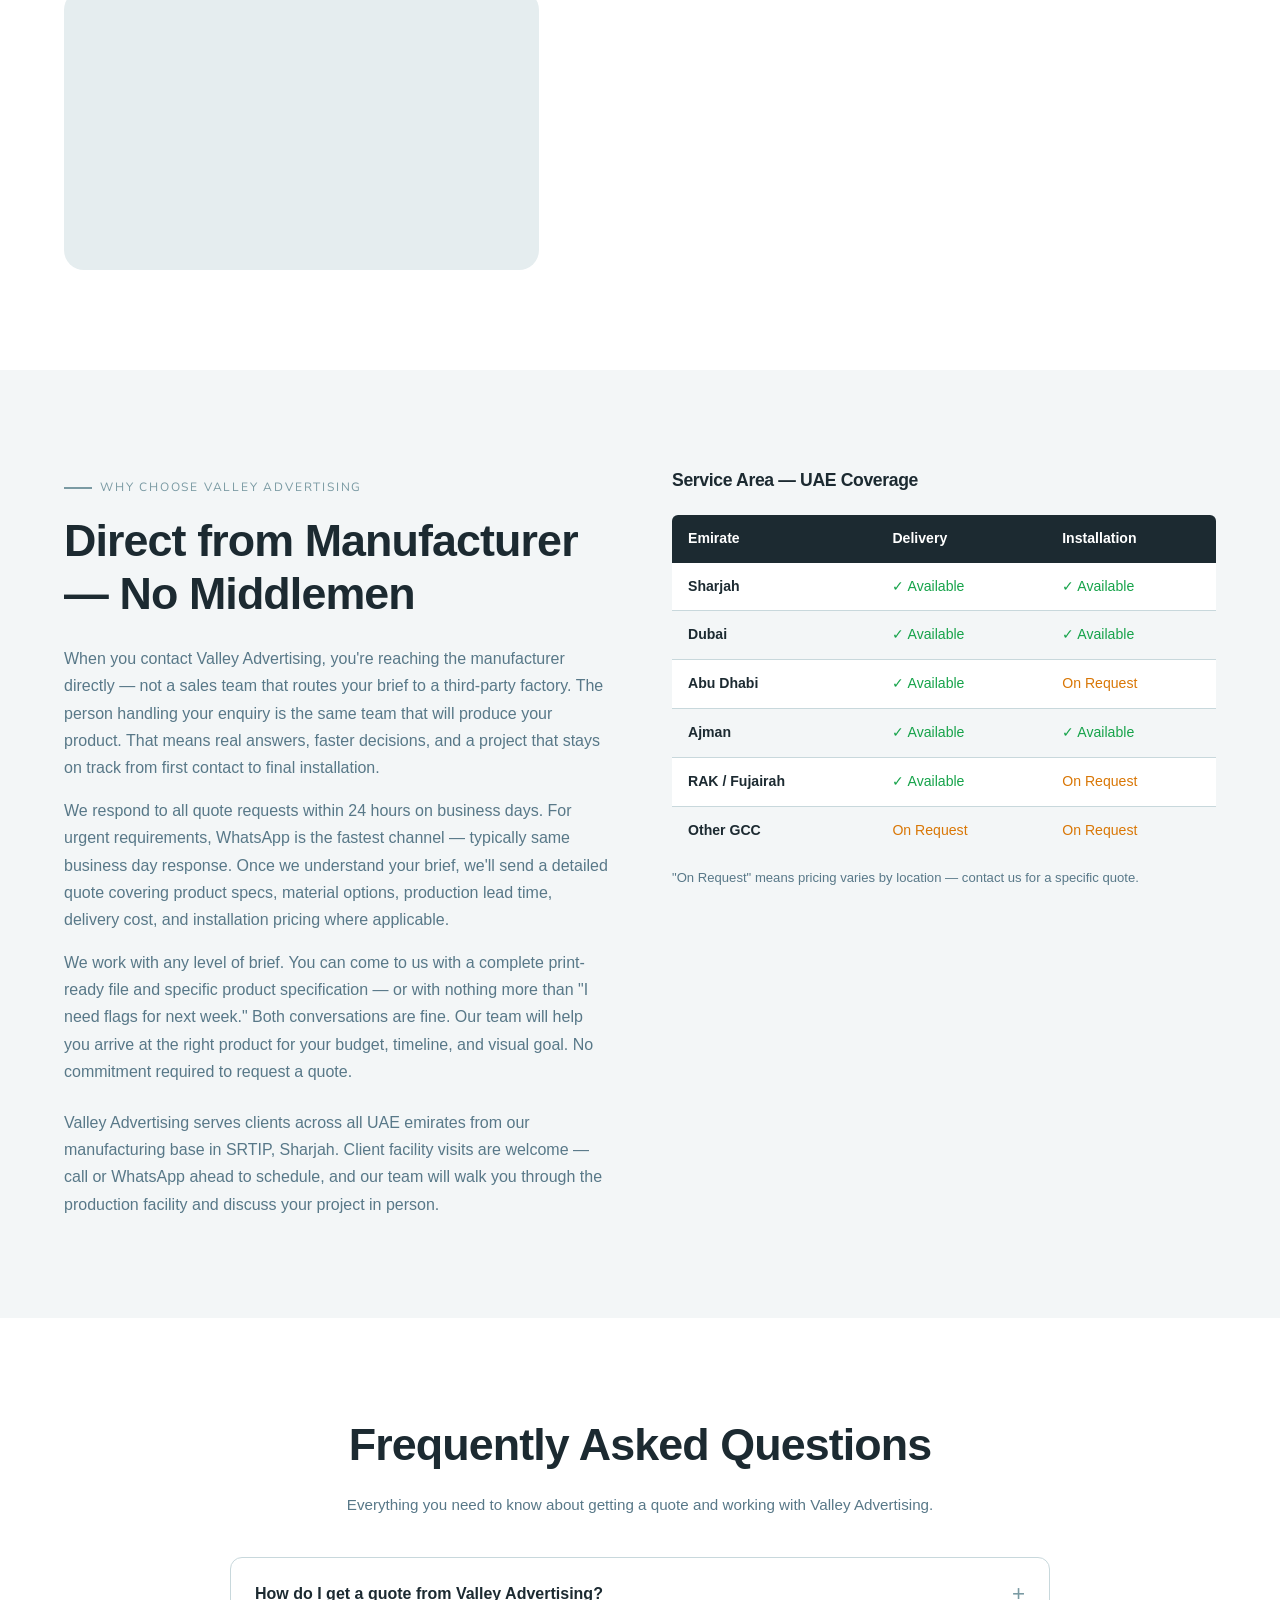
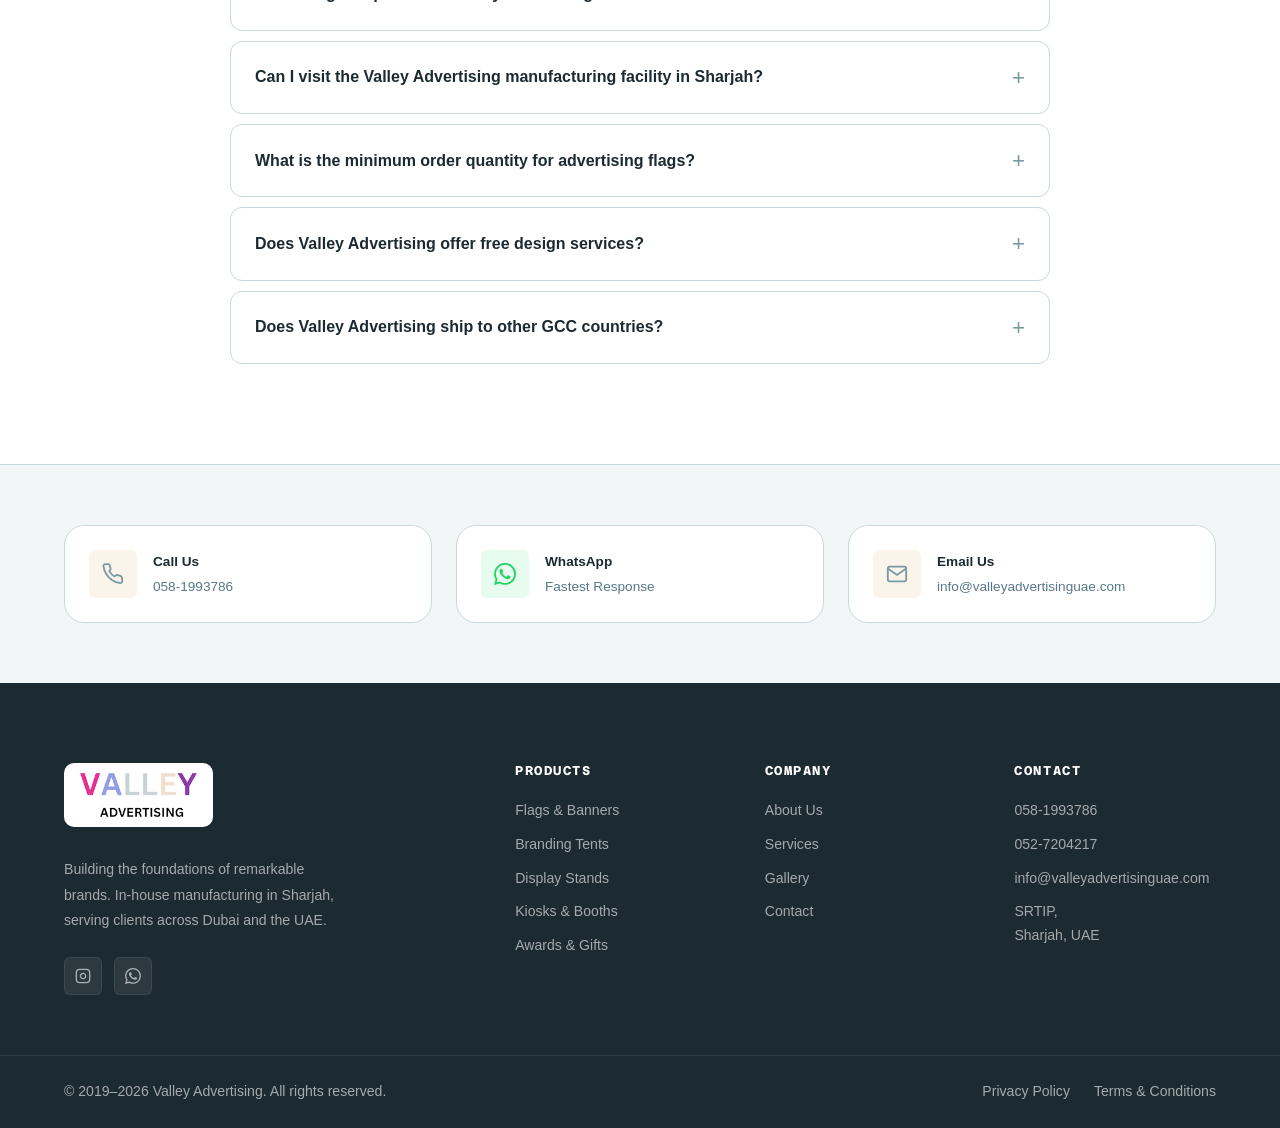
<file: contact.html>
﻿<!DOCTYPE html>
<html lang="en-AE">
<head>
  <meta charset="UTF-8">
  <meta name="viewport" content="width=device-width, initial-scale=1.0">
  <title>Get a Free Branding Quote | Contact Valley Advertising UAE</title>
  <meta name="description" content="Get a free quote from Valley Advertising in Sharjah, UAE. Call 058-1993786 or WhatsApp for flags, tents, signage, kiosks & custom branding. 24-hour response.">
  <meta name="robots" content="index, follow">
  <link rel="canonical" href="https://www.valleyadvertisinguae.com/contact">
  <meta property="og:type" content="website">
  <meta property="og:url" content="https://www.valleyadvertisinguae.com/contact">
  <meta property="og:title" content="Get a Free Quote | Contact Valley Advertising FZE — Sharjah UAE">
  <meta property="og:description" content="Get a free quote from Valley Advertising. Call 058-1993786 or WhatsApp. Flags, tents, signage, kiosks & custom branding. 24-hour response, Sharjah UAE.">
  <meta property="og:image" content="https://www.valleyadvertisinguae.com/assets/images/site/hero-flags-sharjah-expo-centre.jpg">
  <meta property="og:site_name" content="Valley Advertising UAE">
  <meta name="twitter:card" content="summary_large_image">
  <meta name="twitter:title" content="Contact Valley Advertising | Free Quote UAE">
  <meta name="twitter:description" content="Free branding quote from Valley Advertising. Call or WhatsApp 058-1993786. In Sharjah, serving all UAE.">
  <meta name="twitter:image" content="https://www.valleyadvertisinguae.com/assets/images/site/hero-flags-sharjah-expo-centre.jpg">
  <script type="application/ld+json">
  {
    "@context": "https://schema.org",
    "@graph": [
      {
        "@type": ["LocalBusiness", "Organization"],
        "@id": "https://www.valleyadvertisinguae.com/#org",
        "name": "Valley Advertising FZE", "legalName": "Valley Advertising FZE",
        "url": "https://www.valleyadvertisinguae.com",
        "telephone": "+971581993786", "priceRange": "AED",
        "email": "info@valleyadvertisinguae.com",
        "address": {"@type": "PostalAddress", "streetAddress": "SRTIP", "addressLocality": "Sharjah", "addressCountry": "AE"},
        "geo": {"@type": "GeoCoordinates", "latitude": 25.3463, "longitude": 55.4209},
        "openingHoursSpecification": [{"@type": "OpeningHoursSpecification", "dayOfWeek": ["Monday","Tuesday","Wednesday","Thursday","Friday"], "opens": "09:00", "closes": "18:00"}],
        "contactPoint": [
          {"@type": "ContactPoint", "telephone": "+971581993786", "contactType": "customer service", "areaServed": "AE", "availableLanguage": ["English", "Arabic"]},
          {"@type": "ContactPoint", "telephone": "+971527204217", "contactType": "customer service", "areaServed": "AE"}
        ]
      },
      {
        "@type": "ContactPage",
        "@id": "https://www.valleyadvertisinguae.com/contact",
        "url": "https://www.valleyadvertisinguae.com/contact",
        "name": "Contact Valley Advertising — Get a Free Branding Quote UAE", "keywords": "contact Valley Advertising, get branding quote UAE, advertising flags quote Sharjah, custom branding quote Dubai, free quote signage UAE",
        "isPartOf": {"@id": "https://www.valleyadvertisinguae.com/#website"},
        "dateModified": "2026-08-04",
        "breadcrumb": {
          "@type": "BreadcrumbList",
          "itemListElement": [
            {"@type": "ListItem", "position": 1, "name": "Home", "item": "https://www.valleyadvertisinguae.com/"},
            {"@type": "ListItem", "position": 2, "name": "Contact", "item": "https://www.valleyadvertisinguae.com/contact"}
          ]
        }
      },
      {
        "@type": "FAQPage",
        "mainEntity": [
          {"@type": "Question", "name": "How do I get a quote from Valley Advertising?", "acceptedAnswer": {"@type": "Answer", "text": "Fill in the contact form on this page, WhatsApp us at +971-58-199-3786, call 058-1993786, or email info@valleyadvertisinguae.com. We respond within 24 hours on business days. For urgent requirements, WhatsApp is the fastest channel."}},
          {"@type": "Question", "name": "Can I visit the Valley Advertising manufacturing facility in Sharjah?", "acceptedAnswer": {"@type": "Answer", "text": "Yes. Our facility is at SRTIP, Sharjah, UAE. We welcome client visits — WhatsApp or call ahead to schedule so our team can show you the facility and discuss your project in person."}},
          {"@type": "Question", "name": "What is the minimum order quantity for advertising flags?", "acceptedAnswer": {"@type": "Answer", "text": "Valley Advertising accepts orders from a single unit. There is no minimum order requirement for most products. For bulk orders of 10+ units, we offer volume pricing — ask for a bulk quote when you enquire."}},
          {"@type": "Question", "name": "Does Valley Advertising ship to other GCC countries?", "acceptedAnswer": {"@type": "Answer", "text": "Our primary service area is within the UAE. For export to GCC countries including Saudi Arabia, Kuwait, Bahrain, Oman, and Qatar, contact us directly and we will discuss logistics and pricing based on your destination and order size."}}
          ,{"@type": "Question", "name": "What is the fastest way to get a quote for branding products in UAE?", "acceptedAnswer": {"@type": "Answer", "text": "The fastest way to get a quote from Valley Advertising FZE is via WhatsApp at +971-58-199-3786. Send us your requirements, product type, quantity, and artwork (if available) and we typically respond within a few hours. For non-urgent enquiries, the contact form on this page or email at info@valleyadvertisinguae.com works well — we respond within 24 hours on business days."}}
        ]
      }
    ]
  }
  </script>
  <link rel="icon" href="assets/images/logo/logo.png" type="image/png">
  <link rel="apple-touch-icon" href="assets/images/logo/logo.png">
  <link rel="stylesheet" href="assets/css/style.css">
</head>
<body>

<nav class="navbar scrolled" id="navbar">
  <div class="container">
    <a href="./" class="nav-logo" aria-label="Valley Advertising">
      <img src="assets/images/logo/logo.webp" alt="Valley Advertising" class="nav-logo-img">
    </a>
    <ul class="nav-links">
      <li><a href="./">Home</a></li>
      <li><a href="products">Products</a></li>
      <li><a href="services">Services</a></li>
      <li><a href="gallery">Gallery</a></li>
      <li><a href="about">About Us</a></li>
      <li><a href="contact" class="nav-cta active">Get a Quote</a></li>
    </ul>
    <button class="nav-toggle" id="navToggle" aria-label="Toggle menu" aria-expanded="false">
      <span></span><span></span><span></span>
    </button>
  </div>
</nav>
<nav class="nav-mobile" id="navMobile">
  <a href="./">Home</a>
  <a href="products">Products</a>
  <a href="services">Services</a>
  <a href="gallery">Gallery</a>
  <a href="about">About Us</a>
  <a href="contact" class="nav-cta">Get a Quote</a>
</nav>

<!-- Page Hero -->
<section class="page-hero" style="background-image:url('assets/images/site/bridge-flags-6mtr-campaign.jpg')">
  <div class="container">
    <div class="page-hero-inner">
      <div class="page-hero-text">
        <div class="breadcrumb">
          <a href="./">Home</a>
          <span class="sep">›</span>
          <span>Contact</span>
        </div>
        <div class="section-label">Let's Talk</div>
        <h1>Get a Free Branding Quote — UAE</h1>
        <p>Tell us about your next project and we'll get back to you within 24 hours with a tailored quote.</p>
      </div>
      <div class="page-hero-tags">
        <span class="phero-tag">24hr Response</span>
        <span class="phero-tag">Free Quote</span>
        <span class="phero-tag">WhatsApp Ready</span>
      </div>
    </div>
  </div>
  <span class="page-hero-accent" aria-hidden="true"></span>
</section>

<!-- Contact Section -->
<section class="section">
  <div class="container">
    <div class="contact-grid">

      <!-- Contact Info -->
      <div>
        <h3 style="margin-bottom:8px">Get in Touch</h3>
        <p style="color:var(--c-text-muted); margin-bottom:40px">We're available via phone, WhatsApp or email. Visit us at our facility in Sharjah or drop us a message below.</p>

        <div class="contact-item reveal">
          <div class="contact-icon">
            <svg viewBox="0 0 24 24" fill="none" stroke="currentColor" stroke-width="2"><path d="M22 16.92v3a2 2 0 0 1-2.18 2 19.79 19.79 0 0 1-8.63-3.07A19.5 19.5 0 0 1 4.69 12a19.79 19.79 0 0 1-3.07-8.67A2 2 0 0 1 3.6 1.17h3a2 2 0 0 1 2 1.72c.127.96.361 1.903.7 2.81a2 2 0 0 1-.45 2.11L7.91 8.86a16 16 0 0 0 5.78 5.78l1.26-.92a2 2 0 0 1 2.11-.45c.907.339 1.85.573 2.81.7a2 2 0 0 1 1.72 2.03z"/></svg>
          </div>
          <div class="contact-item-body">
            <h4>Phone</h4>
            <a href="tel:+971581993786">058-1993786</a>
            <br>
            <a href="tel:+971527204217">052-7204217</a>
          </div>
        </div>

        <div class="contact-item reveal reveal-delay-1">
          <div class="contact-icon">
            <svg viewBox="0 0 24 24" fill="currentColor"><path d="M17.472 14.382c-.297-.149-1.758-.867-2.03-.967-.273-.099-.471-.148-.67.15-.197.297-.767.966-.94 1.164-.173.199-.347.223-.644.075-.297-.15-1.255-.463-2.39-1.475-.883-.788-1.48-1.761-1.653-2.059-.173-.297-.018-.458.13-.606.134-.133.298-.347.446-.52.149-.174.198-.298.298-.497.099-.198.05-.371-.025-.52-.075-.149-.669-1.612-.916-2.207-.242-.579-.487-.5-.669-.51-.173-.008-.371-.01-.57-.01-.198 0-.52.074-.792.372-.272.297-1.04 1.016-1.04 2.479 0 1.462 1.065 2.875 1.213 3.074.149.198 2.096 3.2 5.077 4.487.709.306 1.262.489 1.694.625.712.227 1.36.195 1.871.118.571-.085 1.758-.719 2.006-1.413.248-.694.248-1.289.173-1.413-.074-.124-.272-.198-.57-.347m-5.421 7.403h-.004a9.87 9.87 0 0 1-5.031-1.378l-.361-.214-3.741.982.998-3.648-.235-.374a9.86 9.86 0 0 1-1.51-5.26c.001-5.45 4.436-9.884 9.888-9.884 2.64 0 5.122 1.03 6.988 2.898a9.825 9.825 0 0 1 2.893 6.994c-.003 5.45-4.437 9.884-9.885 9.884m8.413-18.297A11.815 11.815 0 0 0 12.05 0C5.495 0 .16 5.335.157 11.892c0 2.096.547 4.142 1.588 5.945L.057 24l6.305-1.654a11.882 11.882 0 0 0 5.683 1.448h.005c6.554 0 11.89-5.335 11.893-11.893a11.821 11.821 0 0 0-3.48-8.413z"/></svg>
          </div>
          <div class="contact-item-body">
            <h4>WhatsApp</h4>
            <a href="https://wa.me/971581993786?text=Hello%2C%20I%27d%20like%20to%20get%20a%20quote%20for%20your%20advertising%20products." target="_blank" rel="noopener">Chat on WhatsApp →</a>
          </div>
        </div>

        <div class="contact-item reveal reveal-delay-2">
          <div class="contact-icon">
            <svg viewBox="0 0 24 24" fill="none" stroke="currentColor" stroke-width="2"><path d="M4 4h16c1.1 0 2 .9 2 2v12c0 1.1-.9 2-2 2H4c-1.1 0-2-.9-2-2V6c0-1.1.9-2 2-2z"/><polyline points="22,6 12,13 2,6"/></svg>
          </div>
          <div class="contact-item-body">
            <h4>Email</h4>
            <a href="mailto:info@valleyadvertisinguae.com">info@valleyadvertisinguae.com</a>
          </div>
        </div>

        <div class="contact-item reveal reveal-delay-3">
          <div class="contact-icon">
            <svg viewBox="0 0 24 24" fill="none" stroke="currentColor" stroke-width="2"><path d="M21 10c0 7-9 13-9 13s-9-6-9-13a9 9 0 0 1 18 0z"/><circle cx="12" cy="10" r="3"/></svg>
          </div>
          <div class="contact-item-body">
            <h4>Our Location</h4>
            <p>SRTIP,<br>Sharjah, United Arab Emirates</p>
          </div>
        </div>

        <div class="contact-item reveal">
          <div class="contact-icon">
            <svg viewBox="0 0 24 24" fill="none" stroke="currentColor" stroke-width="2"><rect x="2" y="2" width="20" height="20" rx="5"/><path d="M16 11.37A4 4 0 1 1 12.63 8 4 4 0 0 1 16 11.37z"/><line x1="17.5" y1="6.5" x2="17.51" y2="6.5"/></svg>
          </div>
          <div class="contact-item-body">
            <h4>Instagram</h4>
            <a href="https://www.instagram.com/valleyadvertising" target="_blank" rel="noopener">@valleyadvertising</a>
          </div>
        </div>

        <img src="assets/images/site/contact-exhibition.jpg" alt="Exhibition branding built by Valley Advertising" loading="lazy" style="display:block;width:100%;border-radius:var(--r-lg);margin:8px 0 28px">

        <!-- Map -->
        <div class="map-embed">
          <iframe
            src="https://www.google.com/maps/embed?pb=!1m18!1m12!1m3!1d3607.5!2d55.4209!3d25.3463!2m3!1f0!2f0!3f0!3m2!1i1024!2i768!4f13.1!3m3!1m2!1s0x3e5f5d8b8b8b8b8b%3A0x0!2sSRTIP%2C+Sharjah%2C+UAE!5e0!3m2!1sen!2sae!4v1"
            allowfullscreen=""
            loading="lazy"
            referrerpolicy="no-referrer-when-downgrade"
            title="Valley Advertising location — SRTIP, Sharjah, UAE"
          ></iframe>
        </div>
      </div>

      <!-- Contact Form -->
      <div class="contact-form reveal">
        <div class="section-label" style="margin-bottom:12px">Quick Quote Request</div>
        <h3 style="margin-bottom:8px">Tell Us About Your Project</h3>
        <p style="color:var(--c-text-muted); font-size:.9rem; margin-bottom:32px">Fill in the form below and our team will respond within 24 hours with pricing and options tailored to your needs.</p>

        <form id="contactForm" novalidate>
          <div class="form-row">
            <div class="form-group">
              <label for="firstName">First Name *</label>
              <input type="text" id="firstName" name="firstName" placeholder="Your first name" required>
            </div>
            <div class="form-group">
              <label for="lastName">Last Name *</label>
              <input type="text" id="lastName" name="lastName" placeholder="Your last name" required>
            </div>
          </div>

          <div class="form-group">
            <label for="email">Email Address *</label>
            <input type="email" id="email" name="email" placeholder="your@email.com" required>
          </div>

          <div class="form-group">
            <label for="phone">Phone / WhatsApp</label>
            <input type="tel" id="phone" name="phone" placeholder="+971 XX XXX XXXX">
          </div>

          <div class="form-group">
            <label for="company">Company Name</label>
            <input type="text" id="company" name="company" placeholder="Your company (optional)">
          </div>

          <div class="form-group">
            <label for="productType">Product / Service Interested In *</label>
            <select id="productType" name="productType" required>
              <option value="" disabled selected>Select a product type</option>
              <option value="flags">Flags & Banners</option>
              <option value="tents">Branding Tents</option>
              <option value="stands">Display Stands</option>
              <option value="kiosks">Kiosks & Booths</option>
              <option value="signage">Signage Works</option>
              <option value="awards">Awards & Trophies</option>
              <option value="gifts">Promotional Gifts</option>
              <option value="events">Event Branding Package</option>
              <option value="other">Other / Custom Request</option>
            </select>
          </div>

          <div class="form-group">
            <label for="message">Project Details *</label>
            <textarea id="message" name="message" placeholder="Tell us about your project — size, quantity, design requirements, timeline, and any other details that will help us prepare an accurate quote." required></textarea>
          </div>

          <button type="submit" class="btn btn-primary" style="width:100%; justify-content:center; font-size:.9rem; padding:16px 32px">
            <svg width="16" height="16" viewBox="0 0 24 24" fill="none" stroke="currentColor" stroke-width="2.5"><line x1="22" y1="2" x2="11" y2="13"/><polygon points="22 2 15 22 11 13 2 9 22 2"/></svg>
            Send My Quote Request
          </button>

          <p style="font-size:.78rem; color:var(--c-text-muted); text-align:center; margin-top:16px; margin-bottom:0">We'll respond within 24 hours. For urgent requests, WhatsApp us directly.</p>
        </form>
      </div>
    </div>
  </div>
</section>

<!-- Why Contact Us -->
<section class="section" style="background:var(--c-light)">
  <div class="container">
    <div class="grid-2" style="gap:64px; align-items:start">
      <div>
        <div class="section-label">Why Choose Valley Advertising</div>
        <h2 class="section-title" style="margin-bottom:24px">Direct from Manufacturer — No Middlemen</h2>
        <p style="color:var(--c-text-muted); font-size:1rem; line-height:1.7; margin-bottom:16px">When you contact Valley Advertising, you're reaching the manufacturer directly — not a sales team that routes your brief to a third-party factory. The person handling your enquiry is the same team that will produce your product. That means real answers, faster decisions, and a project that stays on track from first contact to final installation.</p>
        <p style="color:var(--c-text-muted); font-size:1rem; line-height:1.7; margin-bottom:16px">We respond to all quote requests within 24 hours on business days. For urgent requirements, WhatsApp is the fastest channel — typically same business day response. Once we understand your brief, we'll send a detailed quote covering product specs, material options, production lead time, delivery cost, and installation pricing where applicable.</p>
        <p style="color:var(--c-text-muted); font-size:1rem; line-height:1.7; margin-bottom:24px">We work with any level of brief. You can come to us with a complete print-ready file and specific product specification — or with nothing more than "I need flags for next week." Both conversations are fine. Our team will help you arrive at the right product for your budget, timeline, and visual goal. No commitment required to request a quote.</p>
        <p style="color:var(--c-text-muted); font-size:1rem; line-height:1.7">Valley Advertising serves clients across all UAE emirates from our manufacturing base in SRTIP, Sharjah. Client facility visits are welcome — call or WhatsApp ahead to schedule, and our team will walk you through the production facility and discuss your project in person.</p>
      </div>
      <div>
        <h3 style="margin-bottom:24px; font-size:1.1rem">Service Area — UAE Coverage</h3>
        <table style="width:100%; border-collapse:collapse; font-size:.88rem">
          <thead>
            <tr style="background:var(--c-dark); color:var(--c-white)">
              <th style="padding:12px 16px; text-align:left; border-radius:6px 0 0 0">Emirate</th>
              <th style="padding:12px 16px; text-align:left">Delivery</th>
              <th style="padding:12px 16px; text-align:left; border-radius:0 6px 0 0">Installation</th>
            </tr>
          </thead>
          <tbody>
            <tr style="background:var(--c-white); border-bottom:1px solid var(--c-border)">
              <td style="padding:12px 16px; font-weight:600">Sharjah</td>
              <td style="padding:12px 16px; color:#16a34a">✓ Available</td>
              <td style="padding:12px 16px; color:#16a34a">✓ Available</td>
            </tr>
            <tr style="border-bottom:1px solid var(--c-border)">
              <td style="padding:12px 16px; font-weight:600">Dubai</td>
              <td style="padding:12px 16px; color:#16a34a">✓ Available</td>
              <td style="padding:12px 16px; color:#16a34a">✓ Available</td>
            </tr>
            <tr style="background:var(--c-white); border-bottom:1px solid var(--c-border)">
              <td style="padding:12px 16px; font-weight:600">Abu Dhabi</td>
              <td style="padding:12px 16px; color:#16a34a">✓ Available</td>
              <td style="padding:12px 16px; color:#d97706">On Request</td>
            </tr>
            <tr style="border-bottom:1px solid var(--c-border)">
              <td style="padding:12px 16px; font-weight:600">Ajman</td>
              <td style="padding:12px 16px; color:#16a34a">✓ Available</td>
              <td style="padding:12px 16px; color:#16a34a">✓ Available</td>
            </tr>
            <tr style="background:var(--c-white); border-bottom:1px solid var(--c-border)">
              <td style="padding:12px 16px; font-weight:600">RAK / Fujairah</td>
              <td style="padding:12px 16px; color:#16a34a">✓ Available</td>
              <td style="padding:12px 16px; color:#d97706">On Request</td>
            </tr>
            <tr>
              <td style="padding:12px 16px; font-weight:600">Other GCC</td>
              <td style="padding:12px 16px; color:#d97706">On Request</td>
              <td style="padding:12px 16px; color:#d97706">On Request</td>
            </tr>
          </tbody>
        </table>
        <p style="font-size:.82rem; color:var(--c-text-muted); margin-top:12px">"On Request" means pricing varies by location — contact us for a specific quote.</p>
      </div>
    </div>
  </div>
</section>

<!-- Contact FAQ -->
<section class="section">
  <div class="container">
    <h2 class="section-title centered faq-section-title">Frequently Asked Questions</h2>
    <p class="faq-section-sub">Everything you need to know about getting a quote and working with Valley Advertising.</p>
    <div class="faq-list">
      <details class="faq-item">
        <summary>How do I get a quote from Valley Advertising?</summary>
        <div class="faq-a"><p>Fill in the Quick Quote Request form above, WhatsApp us at +971-58-199-3786, call 058-1993786, or email info@valleyadvertisinguae.com. We respond within 24 hours on business days. For urgent requirements, WhatsApp is the fastest channel — typically same business day response.</p></div>
      </details>
      <details class="faq-item">
        <summary>Can I visit the Valley Advertising manufacturing facility in Sharjah?</summary>
        <div class="faq-a"><p>Yes. Our facility is at SRTIP, Sharjah, UAE. We welcome client visits — WhatsApp or call ahead to schedule so our team can show you the production facility and discuss your project requirements in person.</p></div>
      </details>
      <details class="faq-item">
        <summary>What is the minimum order quantity for advertising flags?</summary>
        <div class="faq-a"><p>Valley Advertising accepts orders from a single unit. There is no minimum order requirement for most products. For bulk orders of 10 or more units, we offer volume pricing — ask for a bulk quote when you enquire.</p></div>
      </details>
      <details class="faq-item">
        <summary>Does Valley Advertising offer free design services?</summary>
        <div class="faq-a"><p>Design consultation is included with every order. If you have existing brand guidelines or artwork, we adapt it to your product. If you need original design from scratch, our team can develop concepts — design fees may apply depending on complexity. Ask us when you enquire.</p></div>
      </details>
      <details class="faq-item">
        <summary>Does Valley Advertising ship to other GCC countries?</summary>
        <div class="faq-a"><p>Our primary service area is within the UAE. For export to GCC countries including Saudi Arabia, Kuwait, Bahrain, Oman, and Qatar, contact us directly and we will discuss logistics and pricing based on your destination and order size.</p></div>
      </details>
    </div>
  </div>
</section>

<!-- Quick Contact Alternatives -->
<section class="section-sm" style="background:var(--c-light); border-top:1px solid var(--c-border)">
  <div class="container">
    <div class="grid-3" style="gap:24px">
      <a href="tel:+971581993786" style="display:flex; gap:16px; align-items:center; background:var(--c-white); padding:24px; border-radius:var(--r-lg); border:1px solid var(--c-border); transition:var(--transition); text-decoration:none" onmouseover="this.style.borderColor='var(--c-gold)'" onmouseout="this.style.borderColor='var(--c-border)'">
        <div style="width:48px;height:48px;background:rgba(201,147,58,.1);border-radius:var(--r-sm);display:flex;align-items:center;justify-content:center;flex-shrink:0;color:var(--c-gold)">
          <svg width="22" height="22" viewBox="0 0 24 24" fill="none" stroke="currentColor" stroke-width="2"><path d="M22 16.92v3a2 2 0 0 1-2.18 2 19.79 19.79 0 0 1-8.63-3.07A19.5 19.5 0 0 1 4.69 12a19.79 19.79 0 0 1-3.07-8.67A2 2 0 0 1 3.6 1.17h3a2 2 0 0 1 2 1.72c.127.96.361 1.903.7 2.81a2 2 0 0 1-.45 2.11L7.91 8.86a16 16 0 0 0 5.78 5.78l1.26-.92a2 2 0 0 1 2.11-.45c.907.339 1.85.573 2.81.7a2 2 0 0 1 1.72 2.03z"/></svg>
        </div>
        <div>
          <div style="font-weight:700; font-family:var(--font-head); font-size:.85rem; margin-bottom:2px">Call Us</div>
          <div style="color:var(--c-text-muted); font-size:.85rem">058-1993786</div>
        </div>
      </a>
      <a href="https://wa.me/971581993786" target="_blank" rel="noopener" style="display:flex; gap:16px; align-items:center; background:var(--c-white); padding:24px; border-radius:var(--r-lg); border:1px solid var(--c-border); transition:var(--transition)" onmouseover="this.style.borderColor='#25D366'" onmouseout="this.style.borderColor='var(--c-border)'">
        <div style="width:48px;height:48px;background:rgba(37,211,102,.1);border-radius:var(--r-sm);display:flex;align-items:center;justify-content:center;flex-shrink:0;color:#25D366">
          <svg width="22" height="22" viewBox="0 0 24 24" fill="currentColor"><path d="M17.472 14.382c-.297-.149-1.758-.867-2.03-.967-.273-.099-.471-.148-.67.15-.197.297-.767.966-.94 1.164-.173.199-.347.223-.644.075-.297-.15-1.255-.463-2.39-1.475-.883-.788-1.48-1.761-1.653-2.059-.173-.297-.018-.458.13-.606.134-.133.298-.347.446-.52.149-.174.198-.298.298-.497.099-.198.05-.371-.025-.52-.075-.149-.669-1.612-.916-2.207-.242-.579-.487-.5-.669-.51-.173-.008-.371-.01-.57-.01-.198 0-.52.074-.792.372-.272.297-1.04 1.016-1.04 2.479 0 1.462 1.065 2.875 1.213 3.074.149.198 2.096 3.2 5.077 4.487.709.306 1.262.489 1.694.625.712.227 1.36.195 1.871.118.571-.085 1.758-.719 2.006-1.413.248-.694.248-1.289.173-1.413-.074-.124-.272-.198-.57-.347m-5.421 7.403h-.004a9.87 9.87 0 0 1-5.031-1.378l-.361-.214-3.741.982.998-3.648-.235-.374a9.86 9.86 0 0 1-1.51-5.26c.001-5.45 4.436-9.884 9.888-9.884 2.64 0 5.122 1.03 6.988 2.898a9.825 9.825 0 0 1 2.893 6.994c-.003 5.45-4.437 9.884-9.885 9.884m8.413-18.297A11.815 11.815 0 0 0 12.05 0C5.495 0 .16 5.335.157 11.892c0 2.096.547 4.142 1.588 5.945L.057 24l6.305-1.654a11.882 11.882 0 0 0 5.683 1.448h.005c6.554 0 11.89-5.335 11.893-11.893a11.821 11.821 0 0 0-3.48-8.413z"/></svg>
        </div>
        <div>
          <div style="font-weight:700; font-family:var(--font-head); font-size:.85rem; margin-bottom:2px">WhatsApp</div>
          <div style="color:var(--c-text-muted); font-size:.85rem">Fastest Response</div>
        </div>
      </a>
      <a href="mailto:info@valleyadvertisinguae.com" style="display:flex; gap:16px; align-items:center; background:var(--c-white); padding:24px; border-radius:var(--r-lg); border:1px solid var(--c-border); transition:var(--transition)" onmouseover="this.style.borderColor='var(--c-gold)'" onmouseout="this.style.borderColor='var(--c-border)'">
        <div style="width:48px;height:48px;background:rgba(201,147,58,.1);border-radius:var(--r-sm);display:flex;align-items:center;justify-content:center;flex-shrink:0;color:var(--c-gold)">
          <svg width="22" height="22" viewBox="0 0 24 24" fill="none" stroke="currentColor" stroke-width="2"><path d="M4 4h16c1.1 0 2 .9 2 2v12c0 1.1-.9 2-2 2H4c-1.1 0-2-.9-2-2V6c0-1.1.9-2 2-2z"/><polyline points="22,6 12,13 2,6"/></svg>
        </div>
        <div>
          <div style="font-weight:700; font-family:var(--font-head); font-size:.85rem; margin-bottom:2px">Email Us</div>
          <div style="color:var(--c-text-muted); font-size:.85rem">info@valleyadvertisinguae.com</div>
        </div>
      </a>
    </div>
  </div>
</section>

<!-- Footer -->
<footer class="footer">
  <div class="footer-top">
    <div class="container">
      <div class="footer-grid">
        <div class="footer-brand">
          <a href="./" class="footer-logo" aria-label="Valley Advertising"><img src="assets/images/logo/logo.webp" alt="Valley Advertising" width="200" height="75"></a>
          <p>Building the foundations of remarkable brands. In-house manufacturing in Sharjah, serving clients across Dubai and the UAE.</p>
          <div class="footer-social">
            <a href="https://www.instagram.com/valleyadvertising" class="social-link" target="_blank" rel="noopener" aria-label="Instagram">
              <svg viewBox="0 0 24 24" fill="none" stroke="currentColor" stroke-width="2"><rect x="2" y="2" width="20" height="20" rx="5"/><path d="M16 11.37A4 4 0 1 1 12.63 8 4 4 0 0 1 16 11.37z"/><line x1="17.5" y1="6.5" x2="17.51" y2="6.5"/></svg>
            </a>
            <a href="https://wa.me/971581993786" class="social-link" target="_blank" rel="noopener" aria-label="WhatsApp">
              <svg viewBox="0 0 24 24" fill="currentColor"><path d="M17.472 14.382c-.297-.149-1.758-.867-2.03-.967-.273-.099-.471-.148-.67.15-.197.297-.767.966-.94 1.164-.173.199-.347.223-.644.075-.297-.15-1.255-.463-2.39-1.475-.883-.788-1.48-1.761-1.653-2.059-.173-.297-.018-.458.13-.606.134-.133.298-.347.446-.52.149-.174.198-.298.298-.497.099-.198.05-.371-.025-.52-.075-.149-.669-1.612-.916-2.207-.242-.579-.487-.5-.669-.51-.173-.008-.371-.01-.57-.01-.198 0-.52.074-.792.372-.272.297-1.04 1.016-1.04 2.479 0 1.462 1.065 2.875 1.213 3.074.149.198 2.096 3.2 5.077 4.487.709.306 1.262.489 1.694.625.712.227 1.36.195 1.871.118.571-.085 1.758-.719 2.006-1.413.248-.694.248-1.289.173-1.413-.074-.124-.272-.198-.57-.347m-5.421 7.403h-.004a9.87 9.87 0 0 1-5.031-1.378l-.361-.214-3.741.982.998-3.648-.235-.374a9.86 9.86 0 0 1-1.51-5.26c.001-5.45 4.436-9.884 9.888-9.884 2.64 0 5.122 1.03 6.988 2.898a9.825 9.825 0 0 1 2.893 6.994c-.003 5.45-4.437 9.884-9.885 9.884m8.413-18.297A11.815 11.815 0 0 0 12.05 0C5.495 0 .16 5.335.157 11.892c0 2.096.547 4.142 1.588 5.945L.057 24l6.305-1.654a11.882 11.882 0 0 0 5.683 1.448h.005c6.554 0 11.89-5.335 11.893-11.893a11.821 11.821 0 0 0-3.48-8.413z"/></svg>
            </a>
          </div>
        </div>
        <div class="footer-col">
          <h5>Products</h5>
          <ul>
            <li><a href="products#flags">Flags & Banners</a></li>
            <li><a href="products#tents">Branding Tents</a></li>
            <li><a href="products#stands">Display Stands</a></li>
            <li><a href="products#kiosks">Kiosks & Booths</a></li>
            <li><a href="products#awards">Awards & Gifts</a></li>
          </ul>
        </div>
        <div class="footer-col">
          <h5>Company</h5>
          <ul>
            <li><a href="about">About Us</a></li>
            <li><a href="services">Services</a></li>
            <li><a href="gallery">Gallery</a></li>
            <li><a href="contact">Contact</a></li>
          </ul>
        </div>
        <div class="footer-col">
          <h5>Contact</h5>
          <ul>
            <li><a href="tel:+971581993786">058-1993786</a></li>
            <li><a href="tel:+971527204217">052-7204217</a></li>
            <li><a href="mailto:info@valleyadvertisinguae.com">info@valleyadvertisinguae.com</a></li>
            <li style="color:rgba(255,255,255,.6); margin-top:8px">SRTIP,<br>Sharjah, UAE</li>
          </ul>
        </div>
      </div>
    </div>
  </div>
  <div class="container">
    <div class="footer-bottom">
      <span>&copy; 2019&ndash;2026 Valley Advertising. All rights reserved.</span>
      <div style="display:flex; gap:24px"><a href="privacy">Privacy Policy</a><a href="terms">Terms &amp; Conditions</a></div>
    </div>
  </div>
</footer>

<a href="https://wa.me/971581993786?text=Hello%2C%20I%27d%20like%20to%20get%20a%20quote." class="whatsapp-float" target="_blank" rel="noopener" aria-label="WhatsApp">
  <svg viewBox="0 0 24 24"><path d="M17.472 14.382c-.297-.149-1.758-.867-2.03-.967-.273-.099-.471-.148-.67.15-.197.297-.767.966-.94 1.164-.173.199-.347.223-.644.075-.297-.15-1.255-.463-2.39-1.475-.883-.788-1.48-1.761-1.653-2.059-.173-.297-.018-.458.13-.606.134-.133.298-.347.446-.52.149-.174.198-.298.298-.497.099-.198.05-.371-.025-.52-.075-.149-.669-1.612-.916-2.207-.242-.579-.487-.5-.669-.51-.173-.008-.371-.01-.57-.01-.198 0-.52.074-.792.372-.272.297-1.04 1.016-1.04 2.479 0 1.462 1.065 2.875 1.213 3.074.149.198 2.096 3.2 5.077 4.487.709.306 1.262.489 1.694.625.712.227 1.36.195 1.871.118.571-.085 1.758-.719 2.006-1.413.248-.694.248-1.289.173-1.413-.074-.124-.272-.198-.57-.347m-5.421 7.403h-.004a9.87 9.87 0 0 1-5.031-1.378l-.361-.214-3.741.982.998-3.648-.235-.374a9.86 9.86 0 0 1-1.51-5.26c.001-5.45 4.436-9.884 9.888-9.884 2.64 0 5.122 1.03 6.988 2.898a9.825 9.825 0 0 1 2.893 6.994c-.003 5.45-4.437 9.884-9.885 9.884m8.413-18.297A11.815 11.815 0 0 0 12.05 0C5.495 0 .16 5.335.157 11.892c0 2.096.547 4.142 1.588 5.945L.057 24l6.305-1.654a11.882 11.882 0 0 0 5.683 1.448h.005c6.554 0 11.89-5.335 11.893-11.893a11.821 11.821 0 0 0-3.48-8.413z"/></svg>
</a>
<script src="assets/js/main.js"></script>
</body>
</html>
</file>
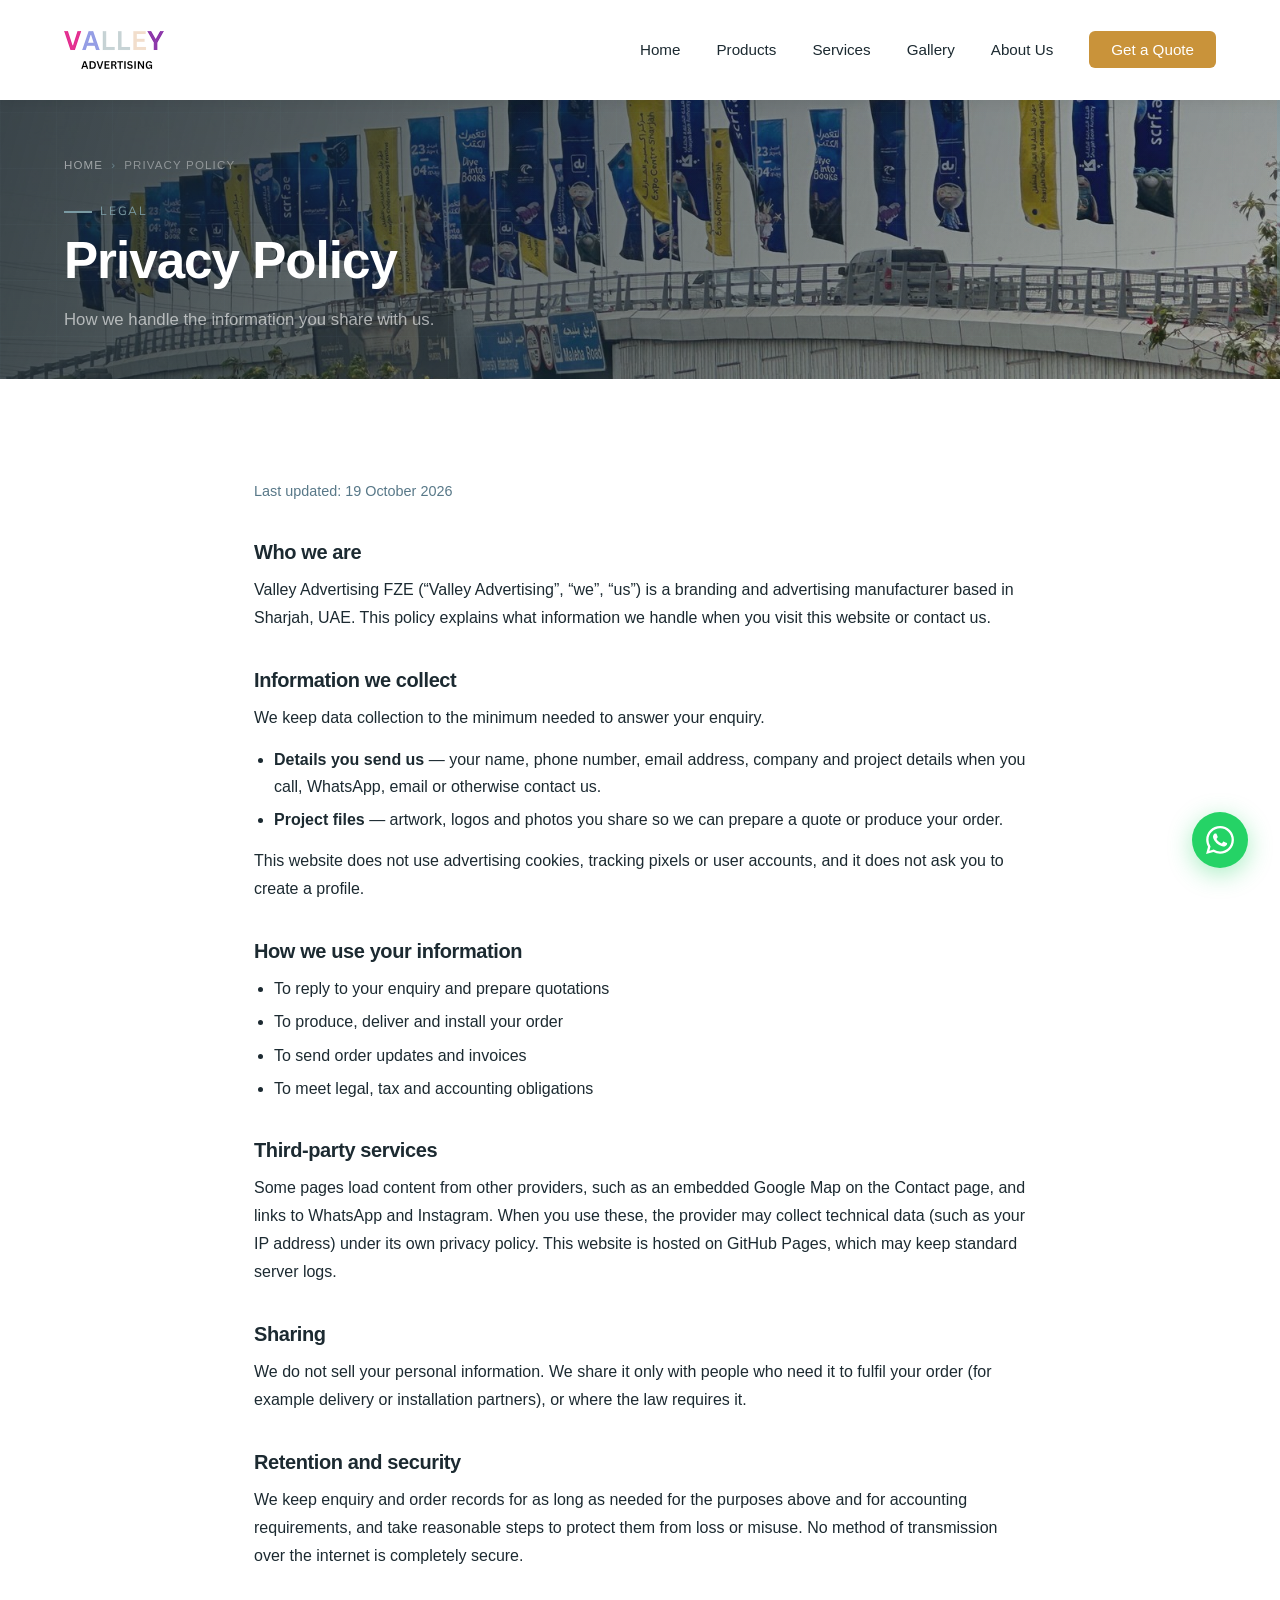
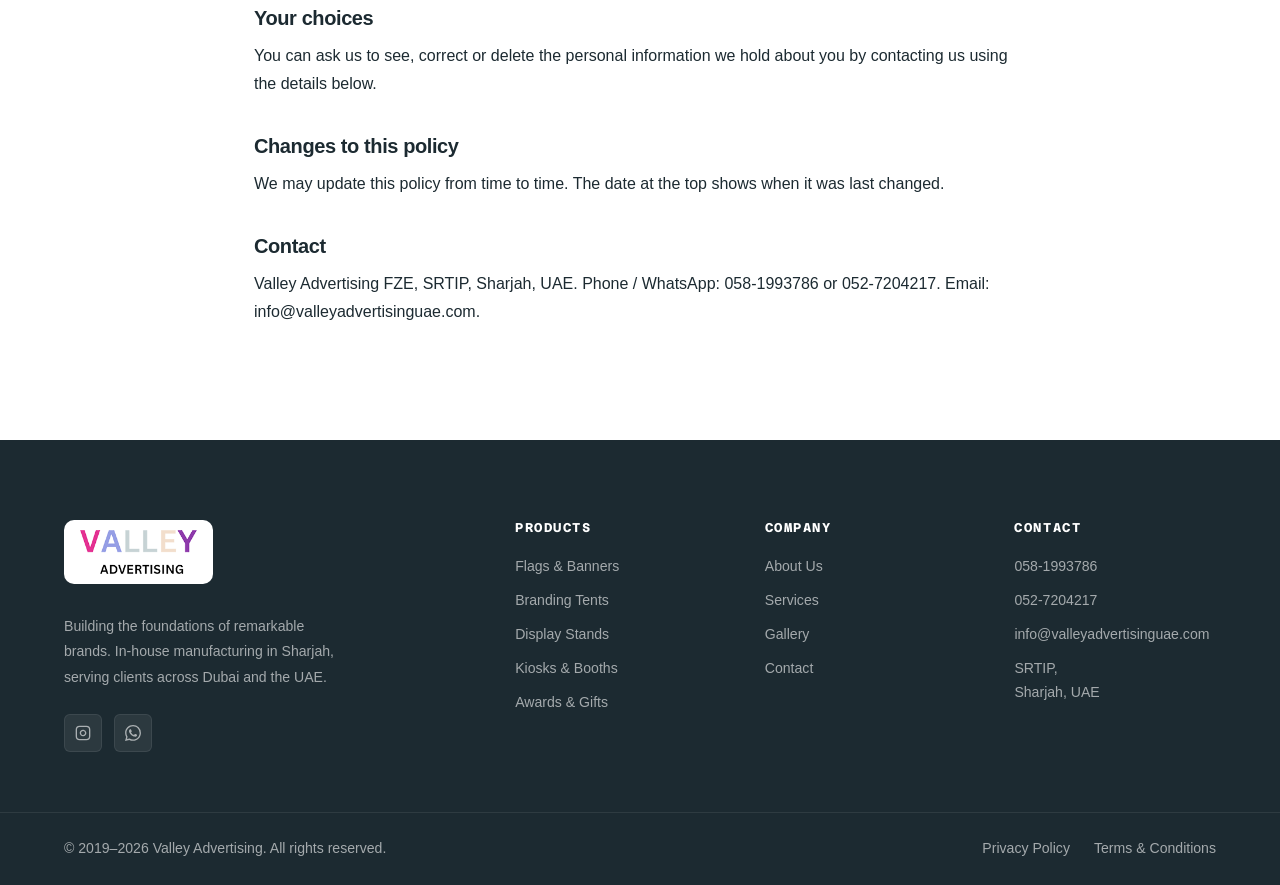
<file: privacy.html>
<!DOCTYPE html>
<html lang="en-AE">
<head>
  <meta charset="UTF-8">
  <meta name="viewport" content="width=device-width, initial-scale=1.0">
  <title>Privacy Policy | Valley Advertising UAE</title>
  <meta name="description" content="How Valley Advertising FZE in Sharjah, UAE handles the information you share when you visit our website or request a quote.">
  <meta name="robots" content="index, follow">
  <link rel="canonical" href="https://www.valleyadvertisinguae.com/privacy">
  <meta property="og:type" content="website">
  <meta property="og:url" content="https://www.valleyadvertisinguae.com/privacy">
  <meta property="og:title" content="Privacy Policy | Valley Advertising UAE">
  <meta property="og:description" content="How Valley Advertising FZE in Sharjah, UAE handles the information you share when you visit our website or request a quote.">
  <meta property="og:image" content="https://www.valleyadvertisinguae.com/assets/images/site/hero-flags-sharjah-expo-centre.jpg">
  <meta property="og:site_name" content="Valley Advertising UAE">
  <link rel="icon" href="assets/images/logo/logo.png" type="image/png">
  <link rel="apple-touch-icon" href="assets/images/logo/logo.png">
  <link rel="stylesheet" href="assets/css/style.css">
</head>
<body>

<nav class="navbar scrolled" id="navbar">
  <div class="container">
    <a href="./" class="nav-logo" aria-label="Valley Advertising">
      <img src="assets/images/logo/logo.webp" alt="Valley Advertising" class="nav-logo-img">
    </a>
    <ul class="nav-links">
      <li><a href="./">Home</a></li>
      <li><a href="products">Products</a></li>
      <li><a href="services">Services</a></li>
      <li><a href="gallery">Gallery</a></li>
      <li><a href="about">About Us</a></li>
      <li><a href="contact" class="nav-cta active">Get a Quote</a></li>
    </ul>
    <button class="nav-toggle" id="navToggle" aria-label="Toggle menu" aria-expanded="false">
      <span></span><span></span><span></span>
    </button>
  </div>
</nav>
<nav class="nav-mobile" id="navMobile">
  <a href="./">Home</a>
  <a href="products">Products</a>
  <a href="services">Services</a>
  <a href="gallery">Gallery</a>
  <a href="about">About Us</a>
  <a href="contact" class="nav-cta">Get a Quote</a>
</nav>

<!-- Page Hero -->
<section class="page-hero" style="background-image:url('assets/images/site/bridge-flags-6mtr-campaign.jpg')">
  <div class="container">
    <div class="page-hero-inner">
      <div class="page-hero-text">
        <div class="breadcrumb">
          <a href="./">Home</a>
          <span class="sep">›</span>
          <span>Privacy Policy</span>
        </div>
        <div class="section-label">Legal</div>
        <h1>Privacy Policy</h1>
        <p>How we handle the information you share with us.</p>
      </div>
    </div>
  </div>
  <span class="page-hero-accent" aria-hidden="true"></span>
</section>

<section class="section">
  <div class="container" style="max-width:820px">
    <p style="color:var(--c-text-muted); font-size:.9rem; margin-bottom:32px">Last updated: 19 October 2026</p>
    <h2 style="font-size:1.25rem; margin:36px 0 12px">Who we are</h2>
    <p style="margin-bottom:14px; line-height:1.75">Valley Advertising FZE (&ldquo;Valley Advertising&rdquo;, &ldquo;we&rdquo;, &ldquo;us&rdquo;) is a branding and advertising manufacturer based in Sharjah, UAE. This policy explains what information we handle when you visit this website or contact us.</p>
    <h2 style="font-size:1.25rem; margin:36px 0 12px">Information we collect</h2>
    <p style="margin-bottom:14px; line-height:1.75">We keep data collection to the minimum needed to answer your enquiry.</p>
    <ul style="margin:0 0 14px 20px; list-style:disc; line-height:1.7"><li style="margin-bottom:6px"><strong>Details you send us</strong> &mdash; your name, phone number, email address, company and project details when you call, WhatsApp, email or otherwise contact us.</li><li style="margin-bottom:6px"><strong>Project files</strong> &mdash; artwork, logos and photos you share so we can prepare a quote or produce your order.</li></ul>
    <p style="margin-bottom:14px; line-height:1.75">This website does not use advertising cookies, tracking pixels or user accounts, and it does not ask you to create a profile.</p>
    <h2 style="font-size:1.25rem; margin:36px 0 12px">How we use your information</h2>
    <ul style="margin:0 0 14px 20px; list-style:disc; line-height:1.7"><li style="margin-bottom:6px">To reply to your enquiry and prepare quotations</li><li style="margin-bottom:6px">To produce, deliver and install your order</li><li style="margin-bottom:6px">To send order updates and invoices</li><li style="margin-bottom:6px">To meet legal, tax and accounting obligations</li></ul>
    <h2 style="font-size:1.25rem; margin:36px 0 12px">Third-party services</h2>
    <p style="margin-bottom:14px; line-height:1.75">Some pages load content from other providers, such as an embedded Google Map on the Contact page, and links to WhatsApp and Instagram. When you use these, the provider may collect technical data (such as your IP address) under its own privacy policy. This website is hosted on GitHub Pages, which may keep standard server logs.</p>
    <h2 style="font-size:1.25rem; margin:36px 0 12px">Sharing</h2>
    <p style="margin-bottom:14px; line-height:1.75">We do not sell your personal information. We share it only with people who need it to fulfil your order (for example delivery or installation partners), or where the law requires it.</p>
    <h2 style="font-size:1.25rem; margin:36px 0 12px">Retention and security</h2>
    <p style="margin-bottom:14px; line-height:1.75">We keep enquiry and order records for as long as needed for the purposes above and for accounting requirements, and take reasonable steps to protect them from loss or misuse. No method of transmission over the internet is completely secure.</p>
    <h2 style="font-size:1.25rem; margin:36px 0 12px">Your choices</h2>
    <p style="margin-bottom:14px; line-height:1.75">You can ask us to see, correct or delete the personal information we hold about you by contacting us using the details below.</p>
    <h2 style="font-size:1.25rem; margin:36px 0 12px">Changes to this policy</h2>
    <p style="margin-bottom:14px; line-height:1.75">We may update this policy from time to time. The date at the top shows when it was last changed.</p>
    <h2 style="font-size:1.25rem; margin:36px 0 12px">Contact</h2>
    <p style="margin-bottom:14px; line-height:1.75">Valley Advertising FZE, SRTIP, Sharjah, UAE. Phone / WhatsApp: <a href="tel:+971581993786">058-1993786</a> or <a href="tel:+971527204217">052-7204217</a>. Email: <a href="mailto:info@valleyadvertisinguae.com">info@valleyadvertisinguae.com</a>.</p>
  </div>
</section>

<footer class="footer">
  <div class="footer-top">
    <div class="container">
      <div class="footer-grid">
        <div class="footer-brand">
          <a href="./" class="footer-logo" aria-label="Valley Advertising"><img src="assets/images/logo/logo.webp" alt="Valley Advertising" width="200" height="75"></a>
          <p>Building the foundations of remarkable brands. In-house manufacturing in Sharjah, serving clients across Dubai and the UAE.</p>
          <div class="footer-social">
            <a href="https://www.instagram.com/valleyadvertising" class="social-link" target="_blank" rel="noopener" aria-label="Instagram">
              <svg viewBox="0 0 24 24" fill="none" stroke="currentColor" stroke-width="2"><rect x="2" y="2" width="20" height="20" rx="5"/><path d="M16 11.37A4 4 0 1 1 12.63 8 4 4 0 0 1 16 11.37z"/><line x1="17.5" y1="6.5" x2="17.51" y2="6.5"/></svg>
            </a>
            <a href="https://wa.me/971581993786" class="social-link" target="_blank" rel="noopener" aria-label="WhatsApp">
              <svg viewBox="0 0 24 24" fill="currentColor"><path d="M17.472 14.382c-.297-.149-1.758-.867-2.03-.967-.273-.099-.471-.148-.67.15-.197.297-.767.966-.94 1.164-.173.199-.347.223-.644.075-.297-.15-1.255-.463-2.39-1.475-.883-.788-1.48-1.761-1.653-2.059-.173-.297-.018-.458.13-.606.134-.133.298-.347.446-.52.149-.174.198-.298.298-.497.099-.198.05-.371-.025-.52-.075-.149-.669-1.612-.916-2.207-.242-.579-.487-.5-.669-.51-.173-.008-.371-.01-.57-.01-.198 0-.52.074-.792.372-.272.297-1.04 1.016-1.04 2.479 0 1.462 1.065 2.875 1.213 3.074.149.198 2.096 3.2 5.077 4.487.709.306 1.262.489 1.694.625.712.227 1.36.195 1.871.118.571-.085 1.758-.719 2.006-1.413.248-.694.248-1.289.173-1.413-.074-.124-.272-.198-.57-.347m-5.421 7.403h-.004a9.87 9.87 0 0 1-5.031-1.378l-.361-.214-3.741.982.998-3.648-.235-.374a9.86 9.86 0 0 1-1.51-5.26c.001-5.45 4.436-9.884 9.888-9.884 2.64 0 5.122 1.03 6.988 2.898a9.825 9.825 0 0 1 2.893 6.994c-.003 5.45-4.437 9.884-9.885 9.884m8.413-18.297A11.815 11.815 0 0 0 12.05 0C5.495 0 .16 5.335.157 11.892c0 2.096.547 4.142 1.588 5.945L.057 24l6.305-1.654a11.882 11.882 0 0 0 5.683 1.448h.005c6.554 0 11.89-5.335 11.893-11.893a11.821 11.821 0 0 0-3.48-8.413z"/></svg>
            </a>
          </div>
        </div>
        <div class="footer-col">
          <h5>Products</h5>
          <ul>
            <li><a href="products#flags">Flags & Banners</a></li>
            <li><a href="products#tents">Branding Tents</a></li>
            <li><a href="products#stands">Display Stands</a></li>
            <li><a href="products#kiosks">Kiosks & Booths</a></li>
            <li><a href="products#awards">Awards & Gifts</a></li>
          </ul>
        </div>
        <div class="footer-col">
          <h5>Company</h5>
          <ul>
            <li><a href="about">About Us</a></li>
            <li><a href="services">Services</a></li>
            <li><a href="gallery">Gallery</a></li>
            <li><a href="contact">Contact</a></li>
          </ul>
        </div>
        <div class="footer-col">
          <h5>Contact</h5>
          <ul>
            <li><a href="tel:+971581993786">058-1993786</a></li>
            <li><a href="tel:+971527204217">052-7204217</a></li>
            <li><a href="mailto:info@valleyadvertisinguae.com">info@valleyadvertisinguae.com</a></li>
            <li style="color:rgba(255,255,255,.6); margin-top:8px">SRTIP,<br>Sharjah, UAE</li>
          </ul>
        </div>
      </div>
    </div>
  </div>
  <div class="container">
    <div class="footer-bottom">
      <span>&copy; 2019&ndash;2026 Valley Advertising. All rights reserved.</span>
      <div style="display:flex; gap:24px"><a href="privacy">Privacy Policy</a><a href="terms">Terms &amp; Conditions</a></div>
    </div>
  </div>
</footer>

<a href="https://wa.me/971581993786?text=Hello%2C%20I%27d%20like%20to%20get%20a%20quote." class="whatsapp-float" target="_blank" rel="noopener" aria-label="WhatsApp">
  <svg viewBox="0 0 24 24"><path d="M17.472 14.382c-.297-.149-1.758-.867-2.03-.967-.273-.099-.471-.148-.67.15-.197.297-.767.966-.94 1.164-.173.199-.347.223-.644.075-.297-.15-1.255-.463-2.39-1.475-.883-.788-1.48-1.761-1.653-2.059-.173-.297-.018-.458.13-.606.134-.133.298-.347.446-.52.149-.174.198-.298.298-.497.099-.198.05-.371-.025-.52-.075-.149-.669-1.612-.916-2.207-.242-.579-.487-.5-.669-.51-.173-.008-.371-.01-.57-.01-.198 0-.52.074-.792.372-.272.297-1.04 1.016-1.04 2.479 0 1.462 1.065 2.875 1.213 3.074.149.198 2.096 3.2 5.077 4.487.709.306 1.262.489 1.694.625.712.227 1.36.195 1.871.118.571-.085 1.758-.719 2.006-1.413.248-.694.248-1.289.173-1.413-.074-.124-.272-.198-.57-.347m-5.421 7.403h-.004a9.87 9.87 0 0 1-5.031-1.378l-.361-.214-3.741.982.998-3.648-.235-.374a9.86 9.86 0 0 1-1.51-5.26c.001-5.45 4.436-9.884 9.888-9.884 2.64 0 5.122 1.03 6.988 2.898a9.825 9.825 0 0 1 2.893 6.994c-.003 5.45-4.437 9.884-9.885 9.884m8.413-18.297A11.815 11.815 0 0 0 12.05 0C5.495 0 .16 5.335.157 11.892c0 2.096.547 4.142 1.588 5.945L.057 24l6.305-1.654a11.882 11.882 0 0 0 5.683 1.448h.005c6.554 0 11.89-5.335 11.893-11.893a11.821 11.821 0 0 0-3.48-8.413z"/></svg>
</a>
<script src="assets/js/main.js"></script>
</body>
</html>
</file>
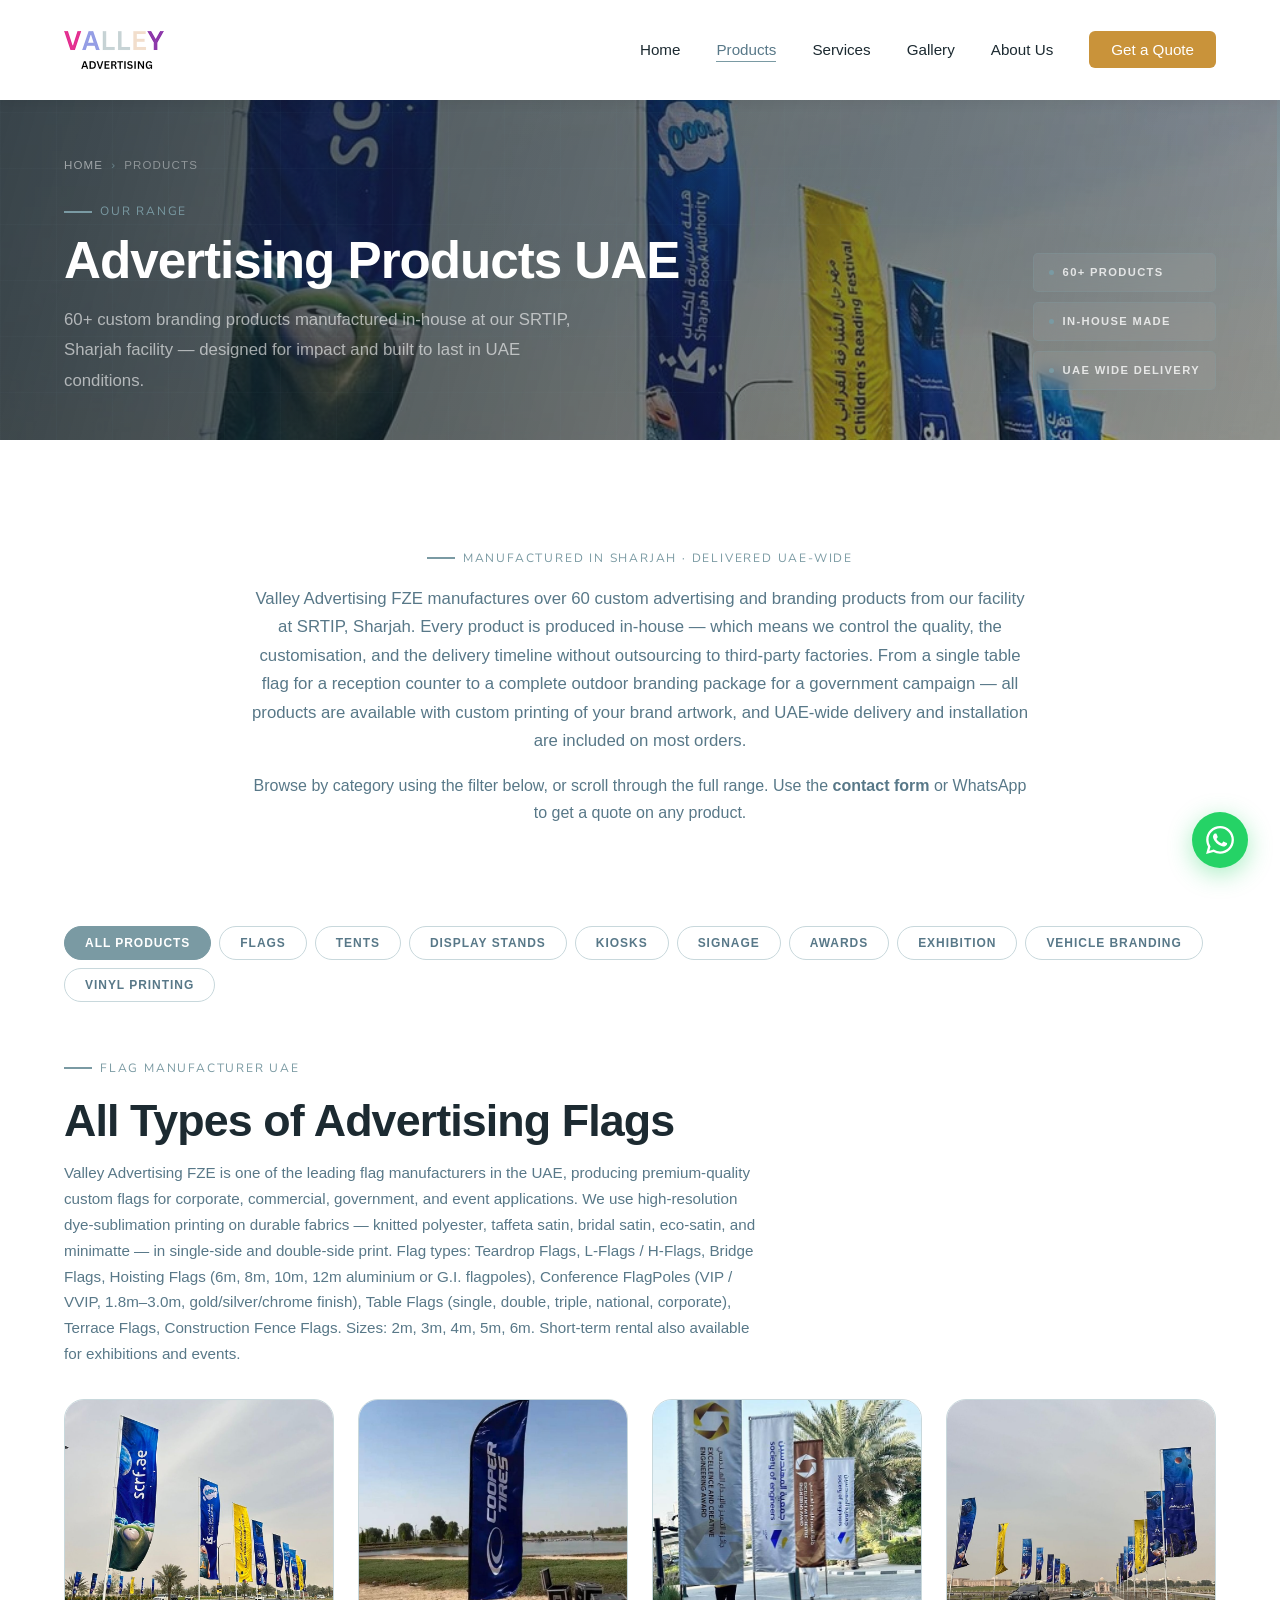
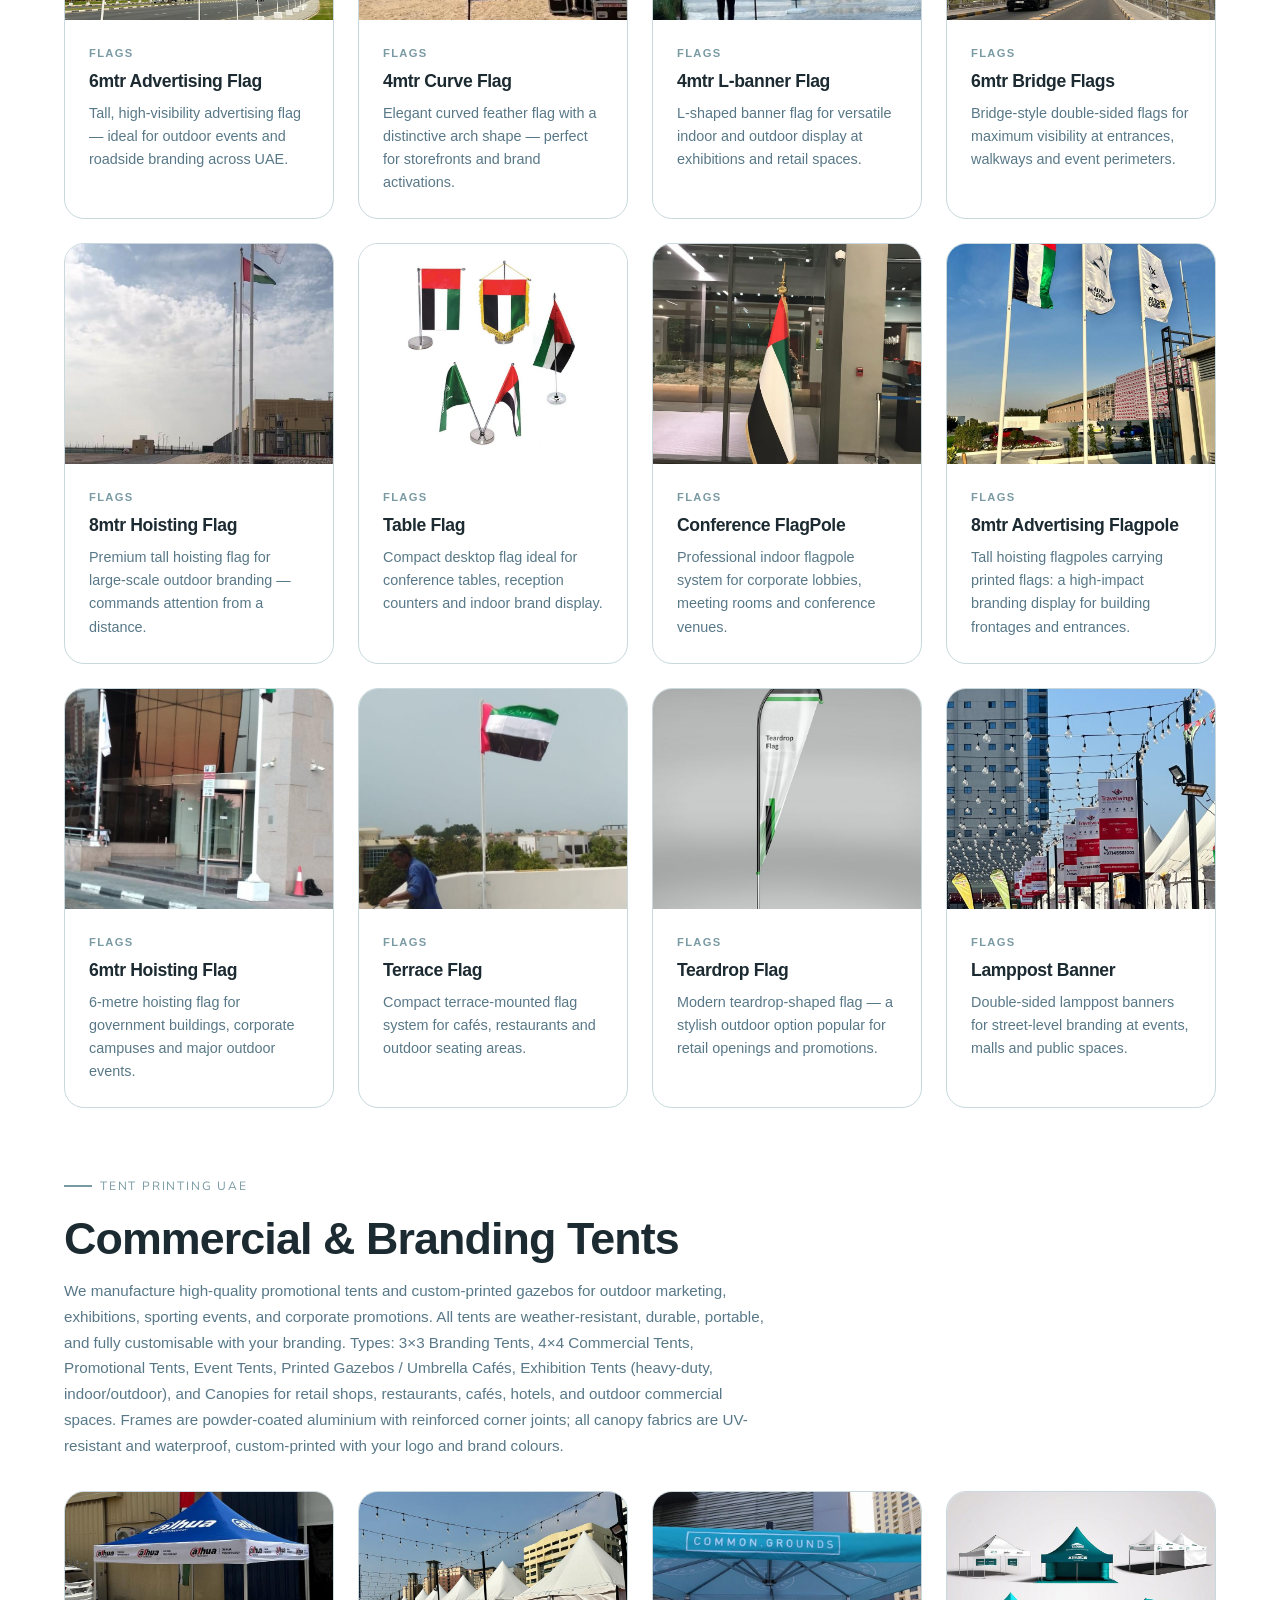
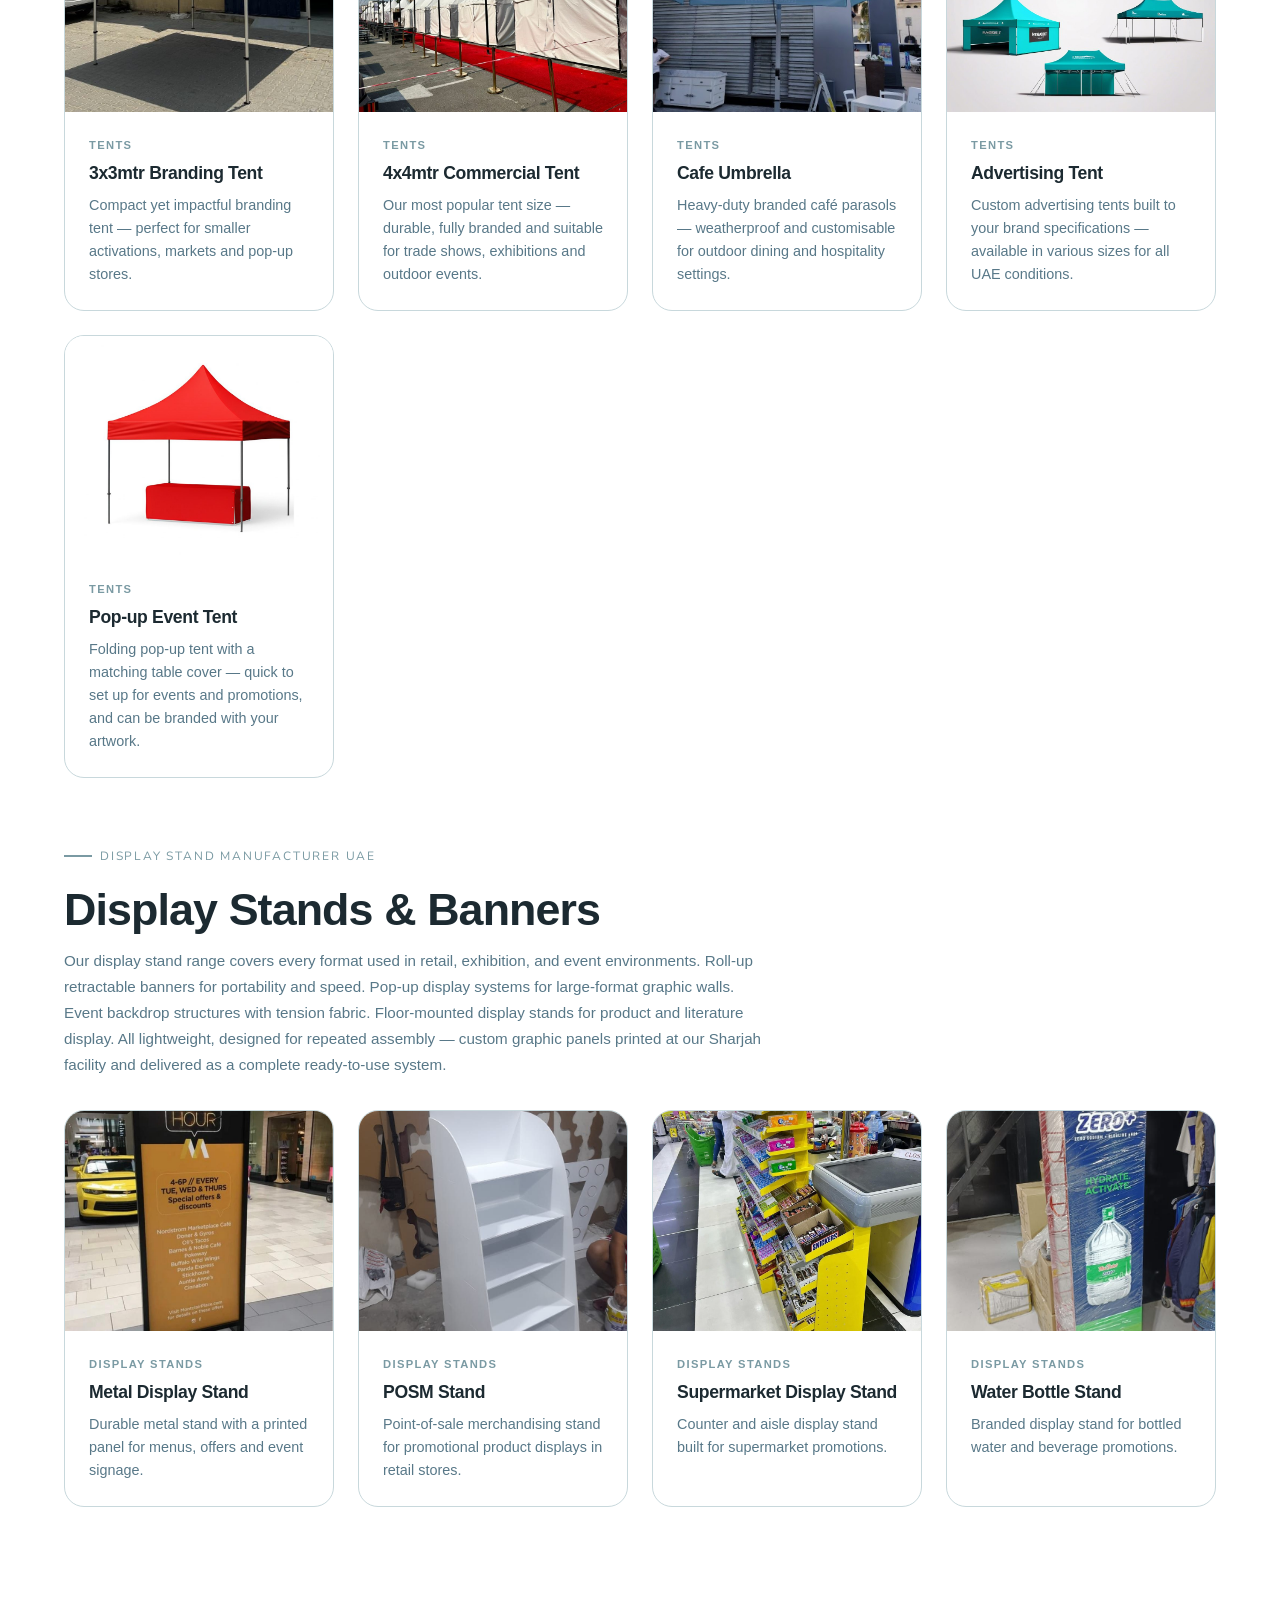
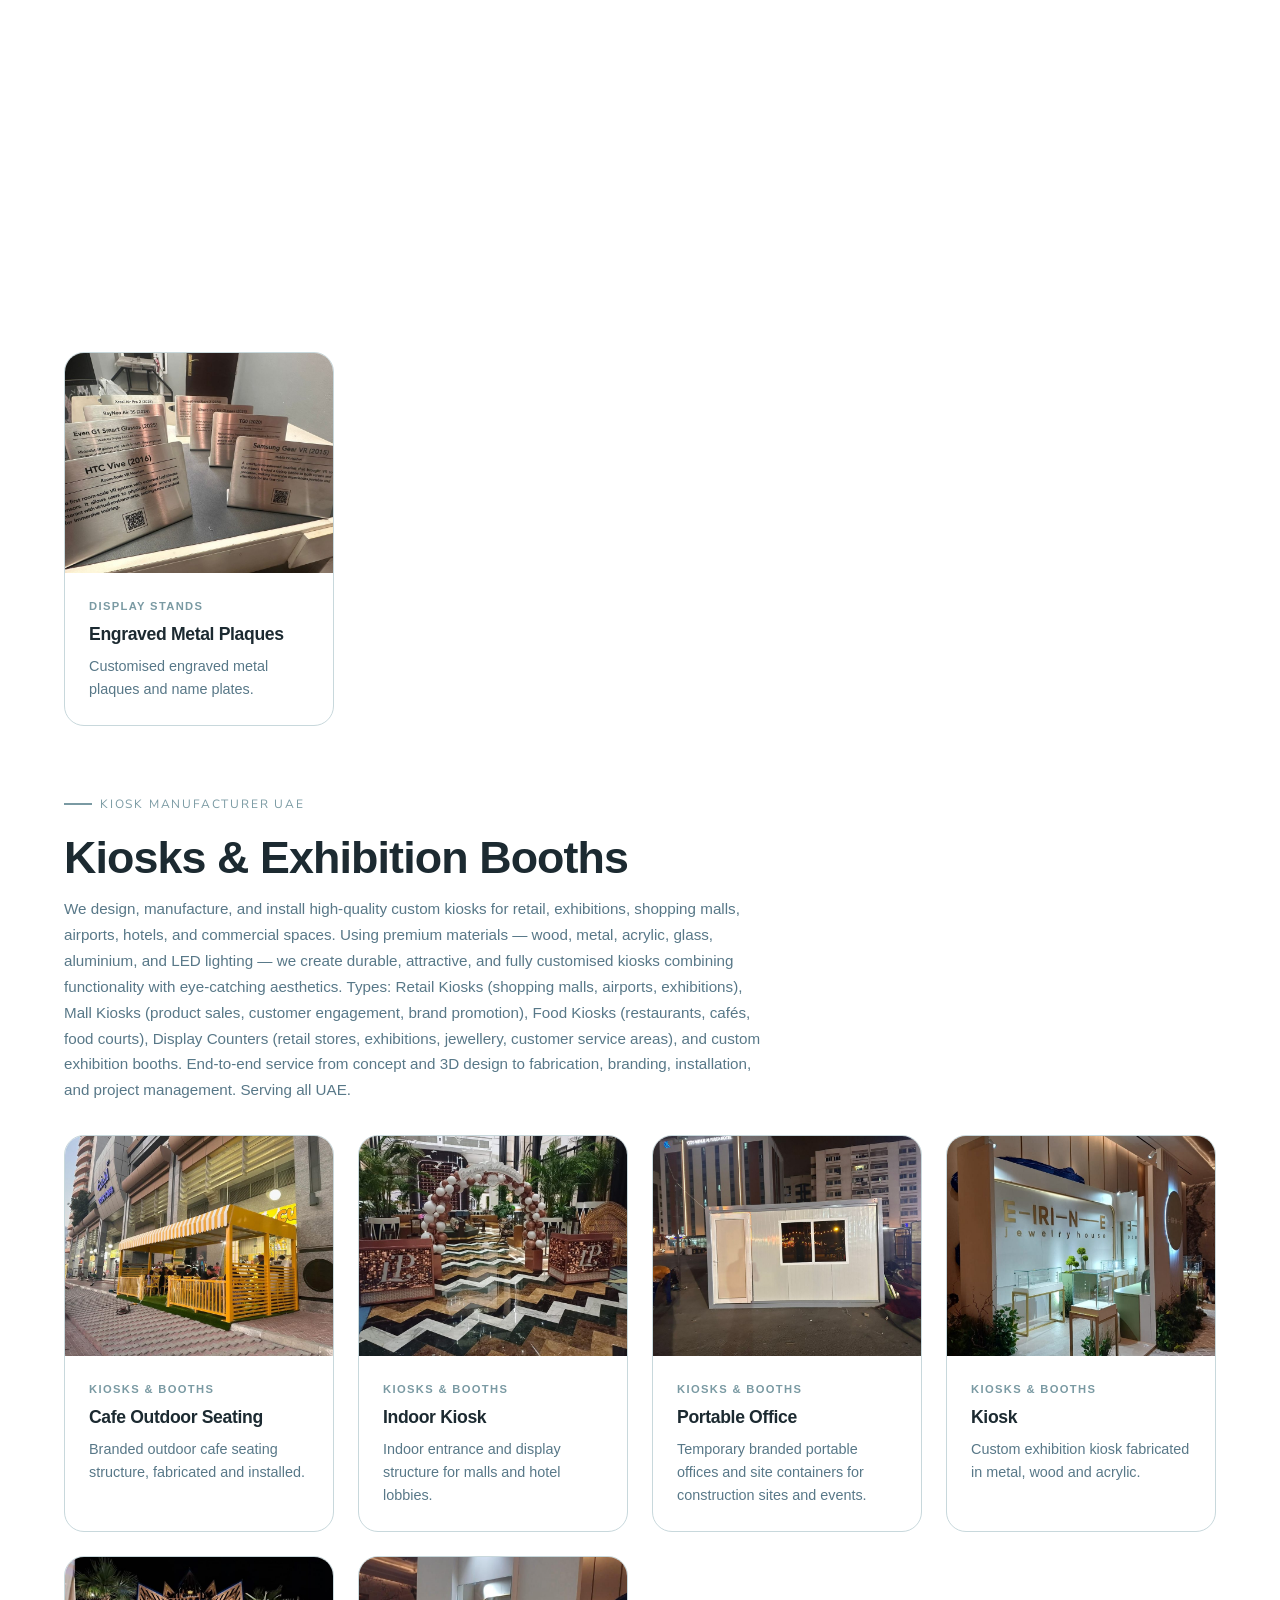
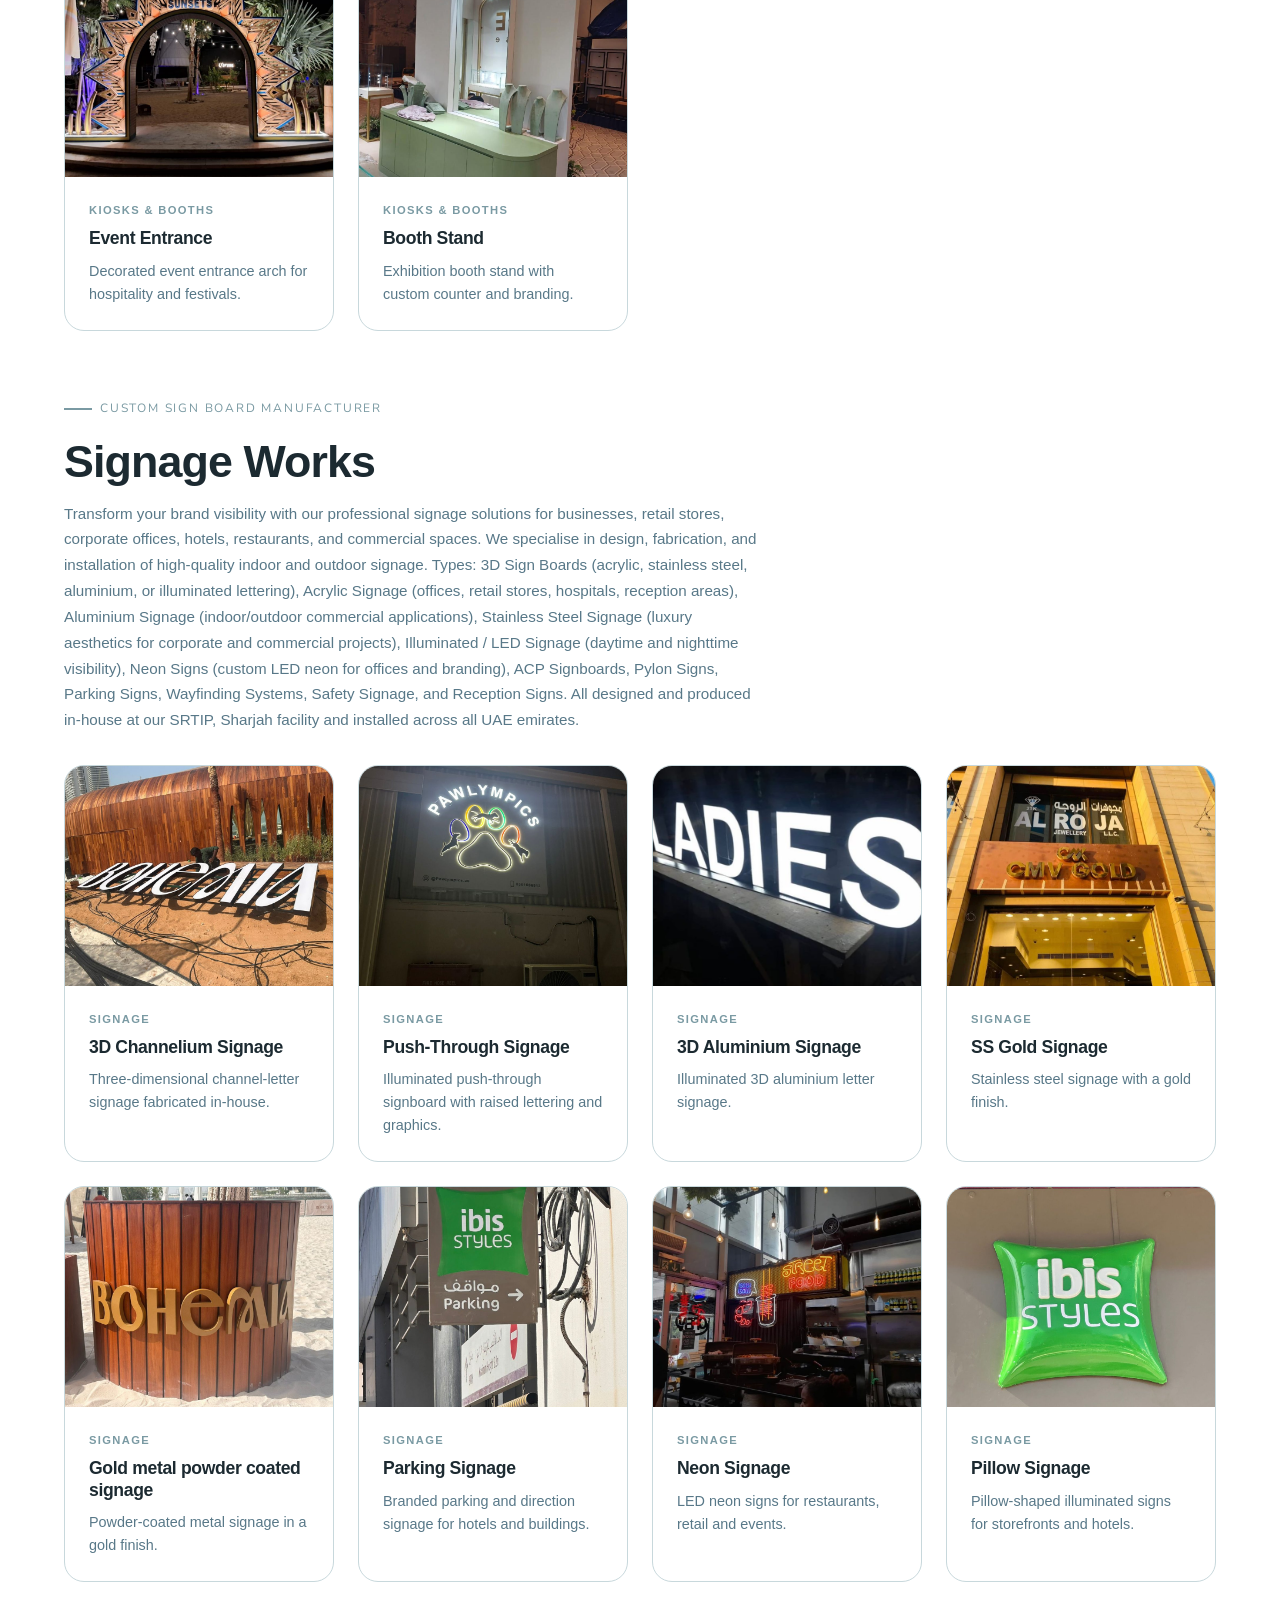
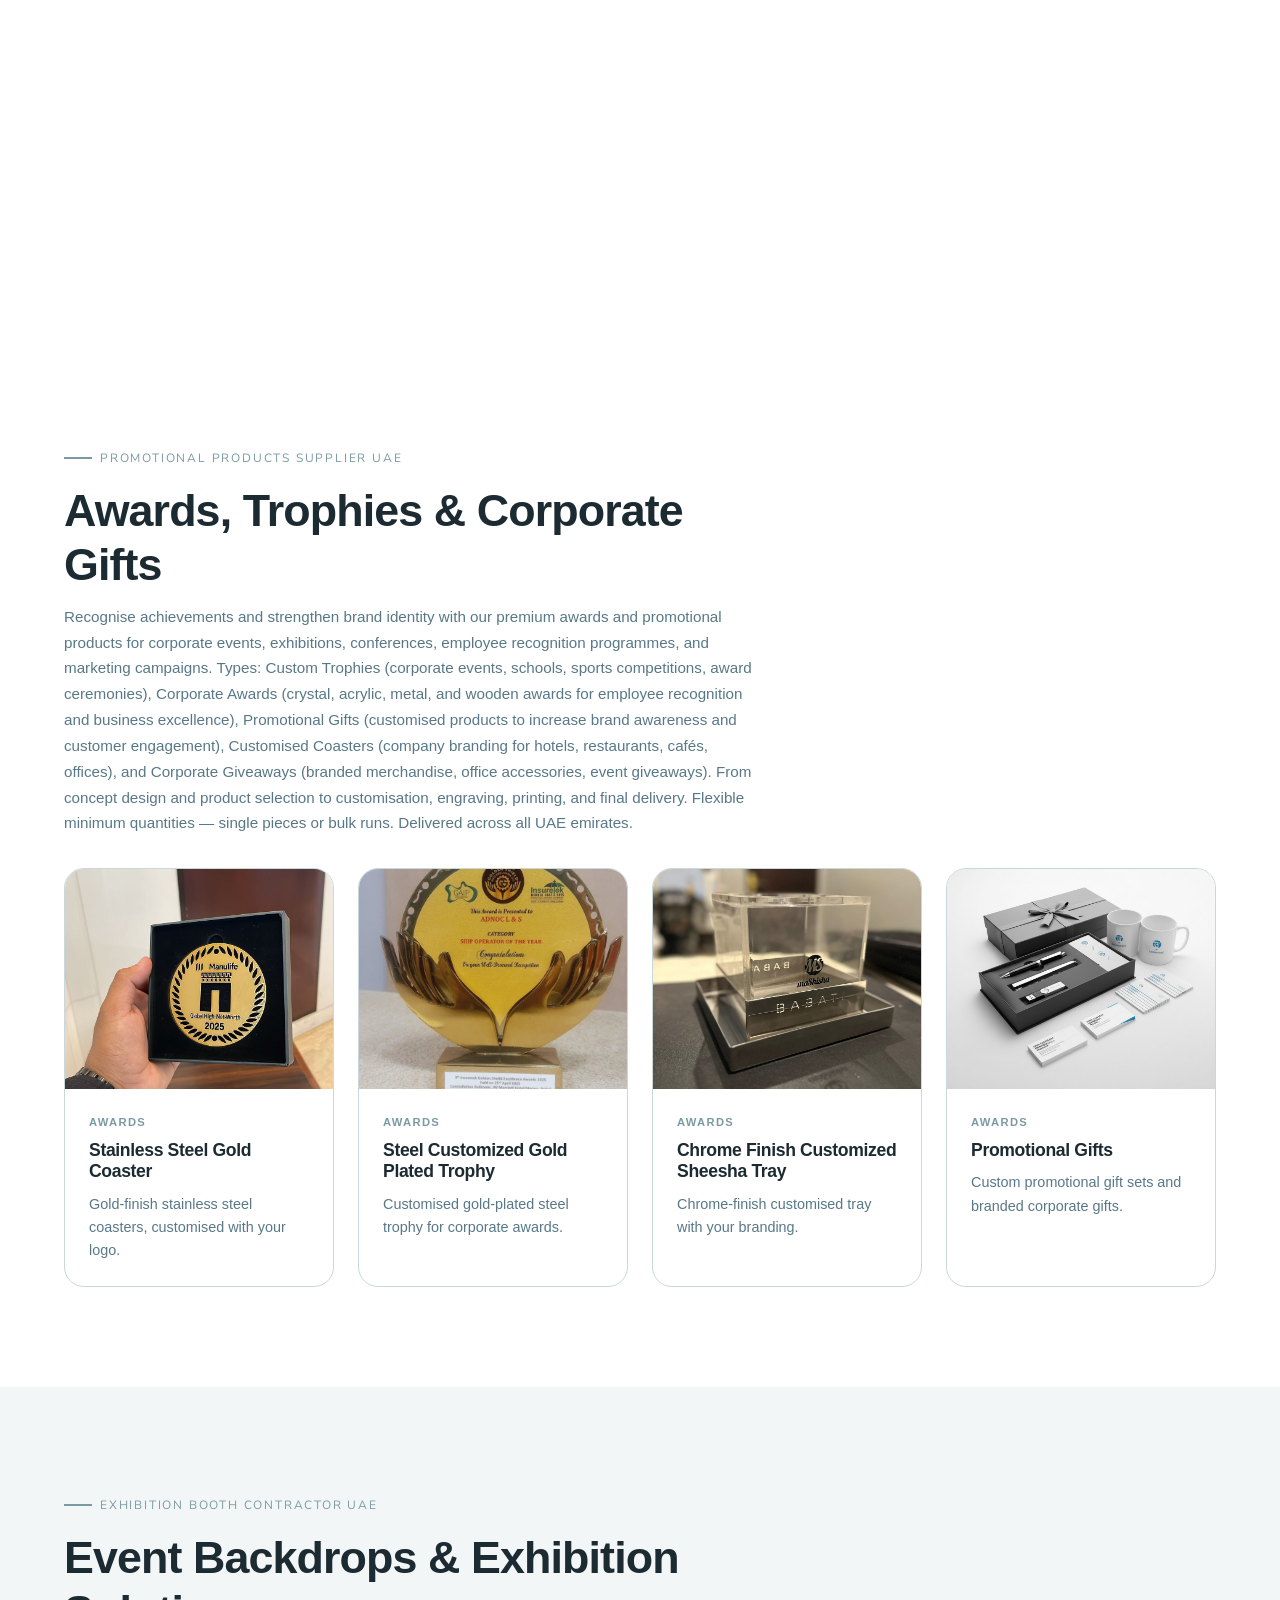
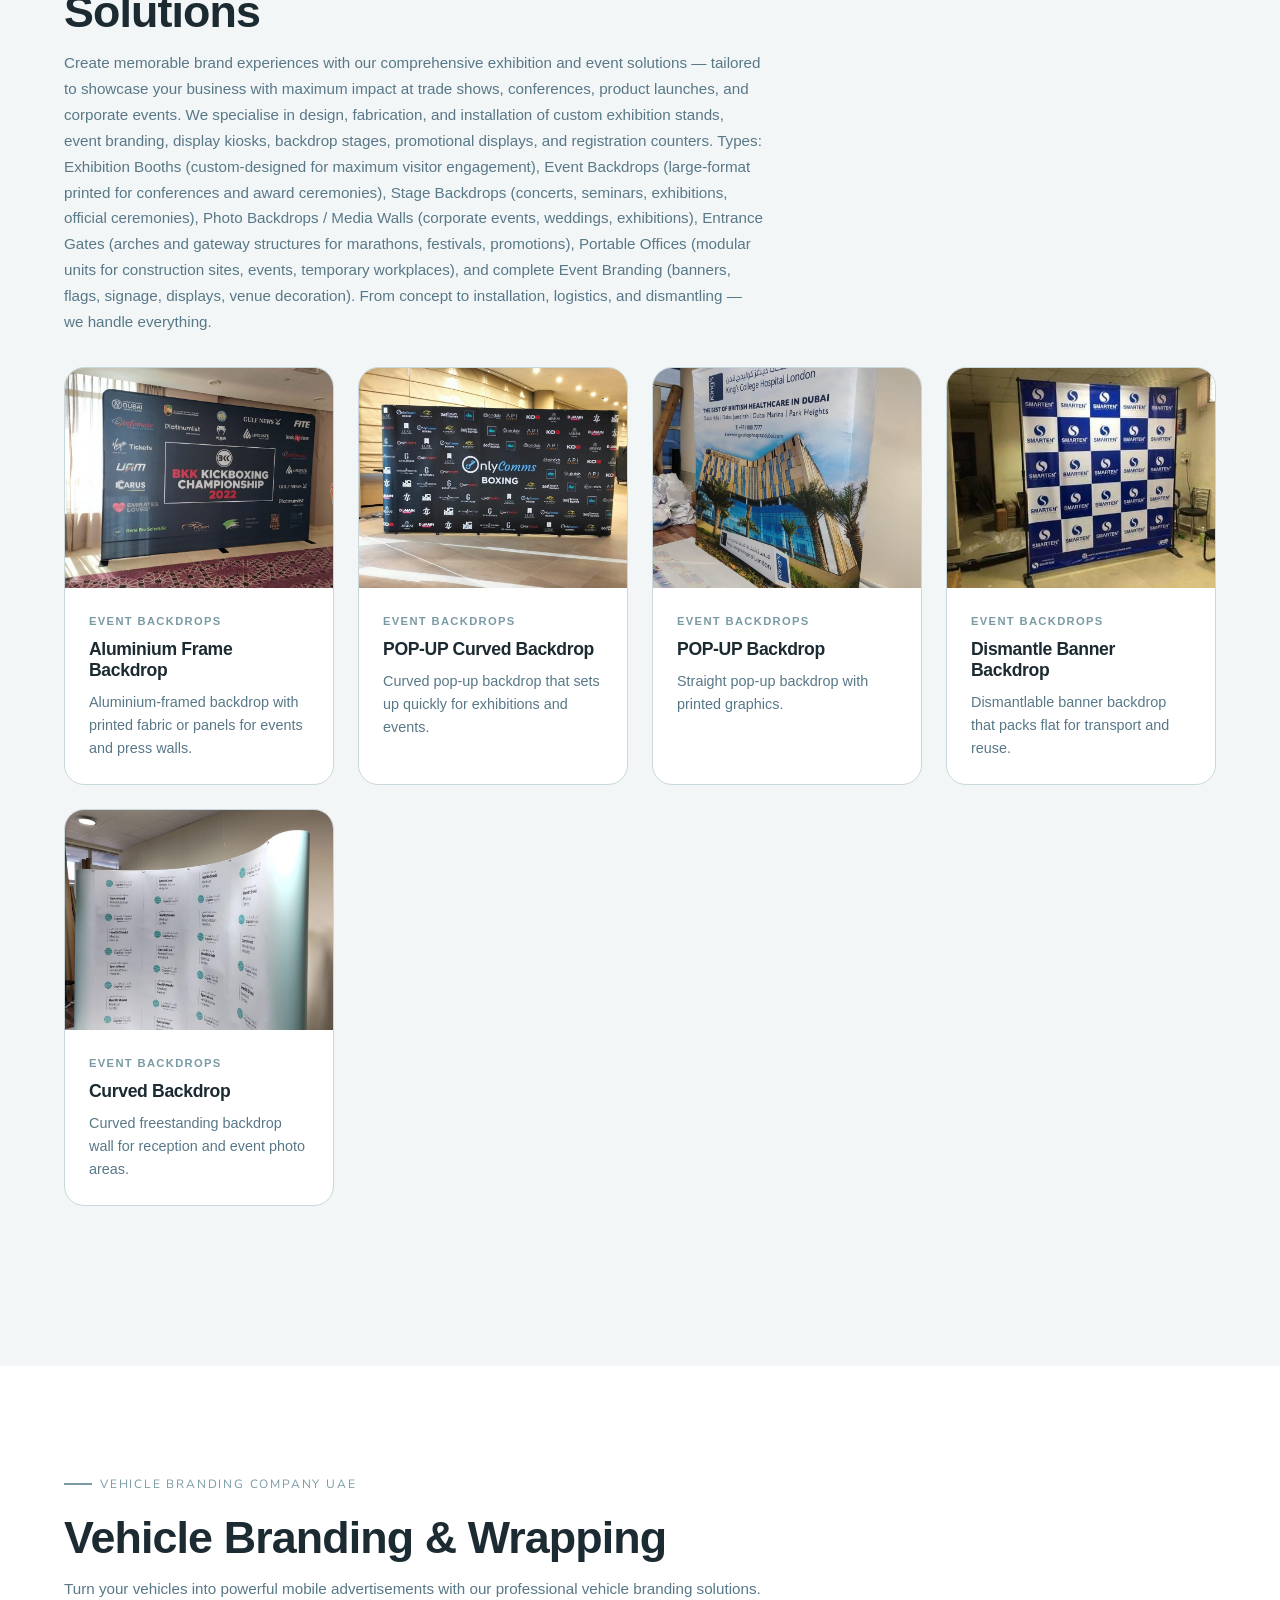
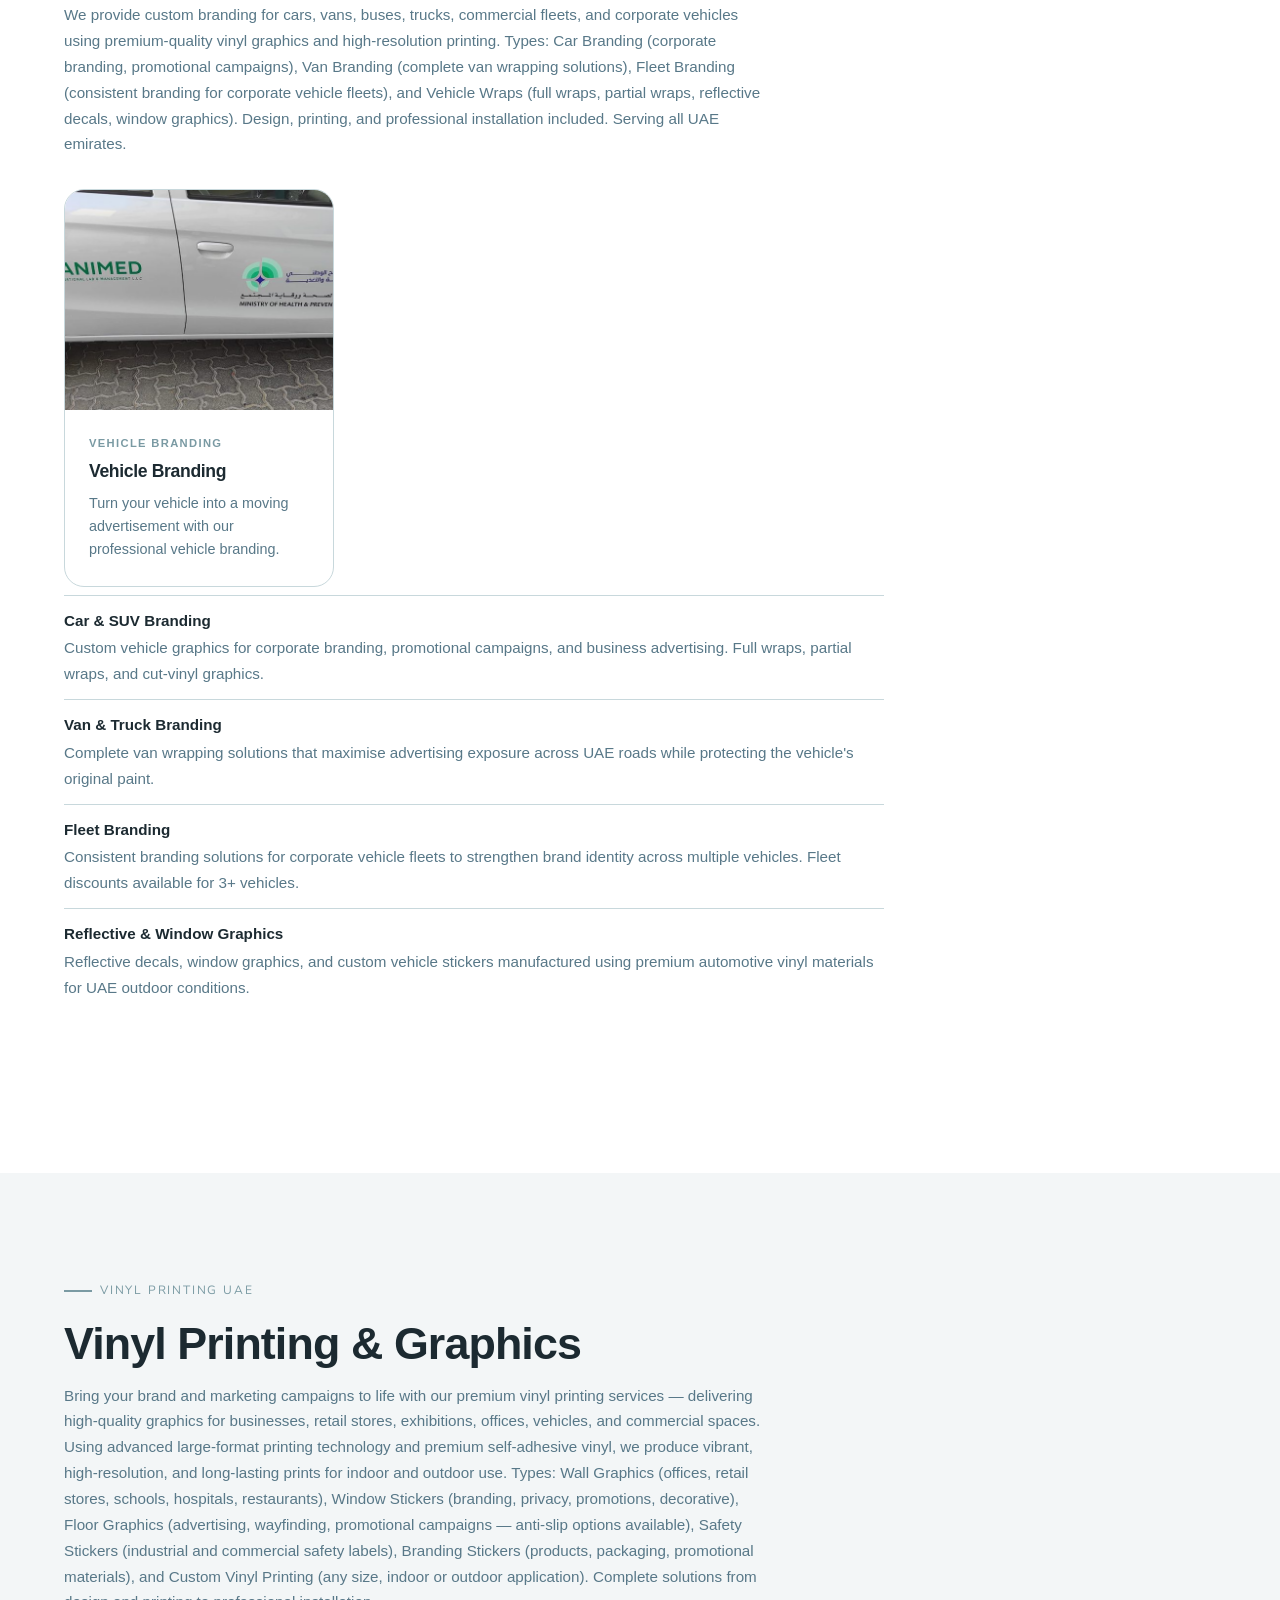
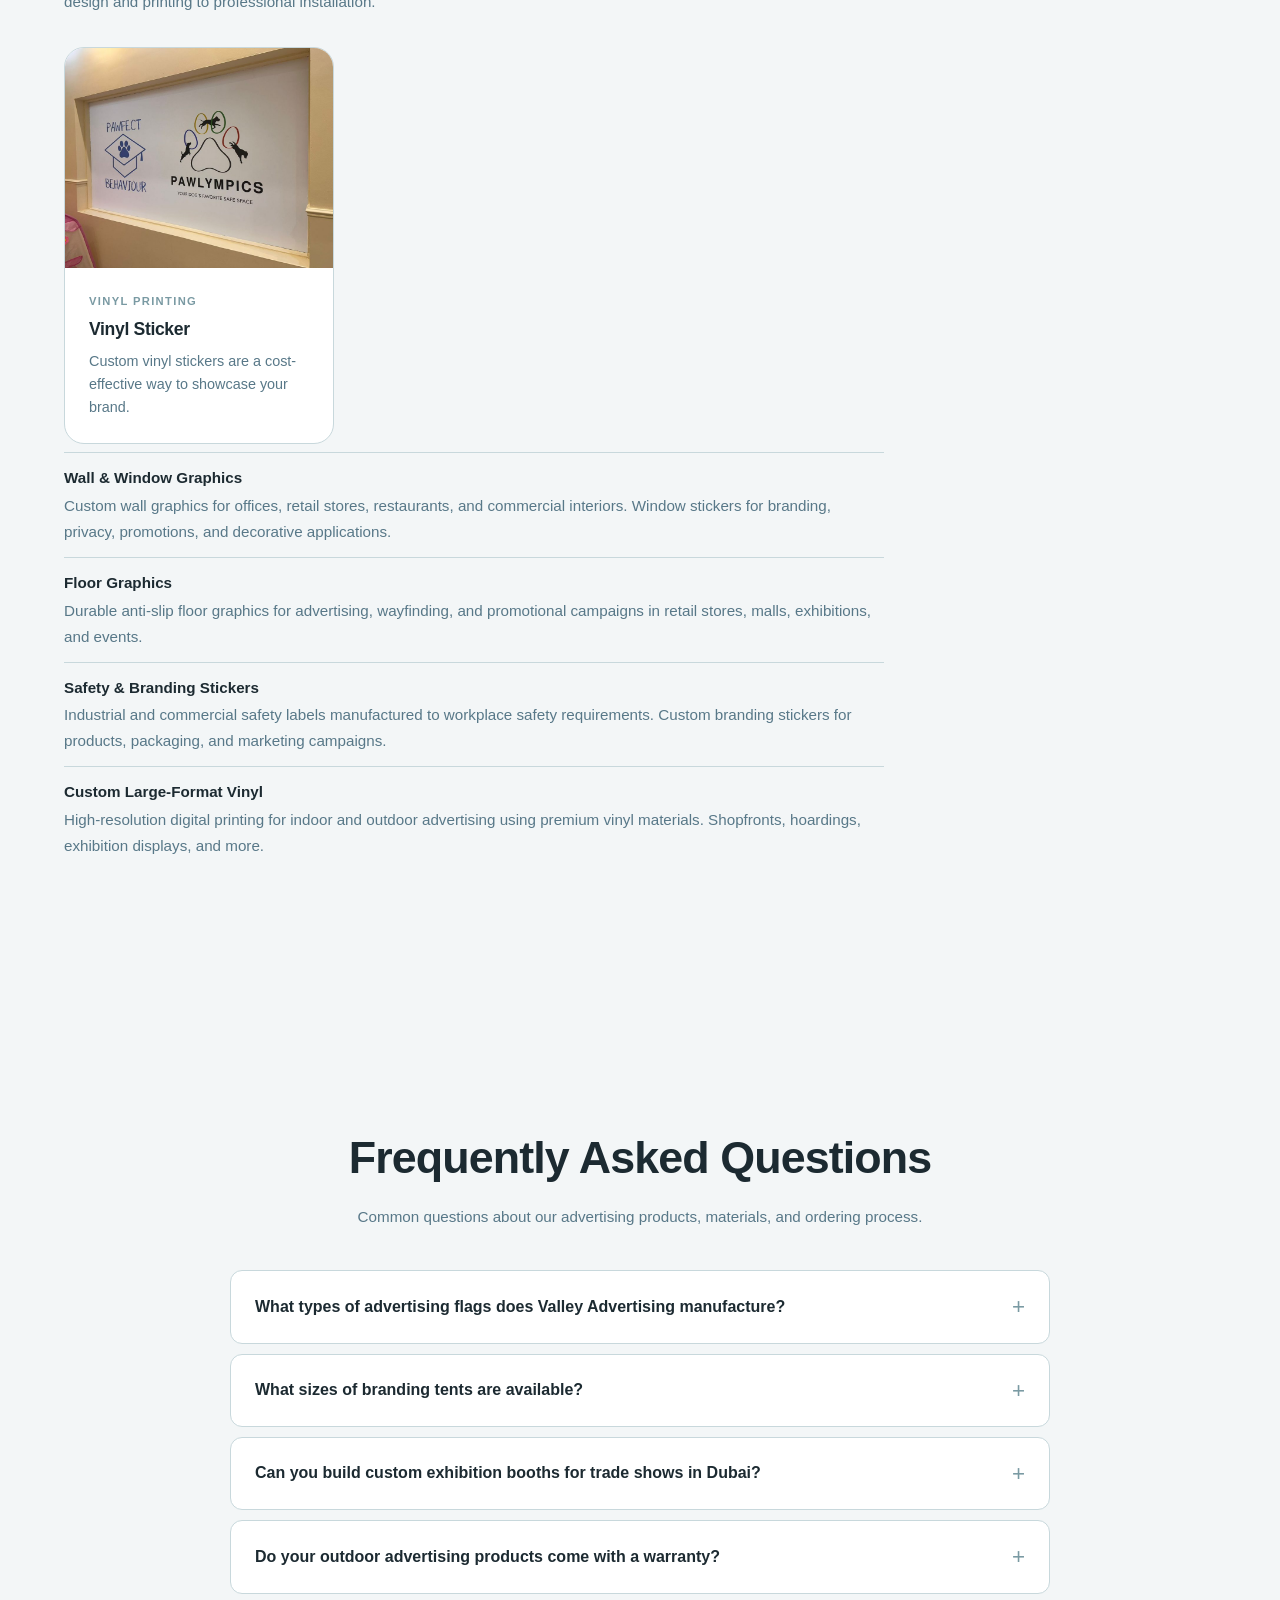
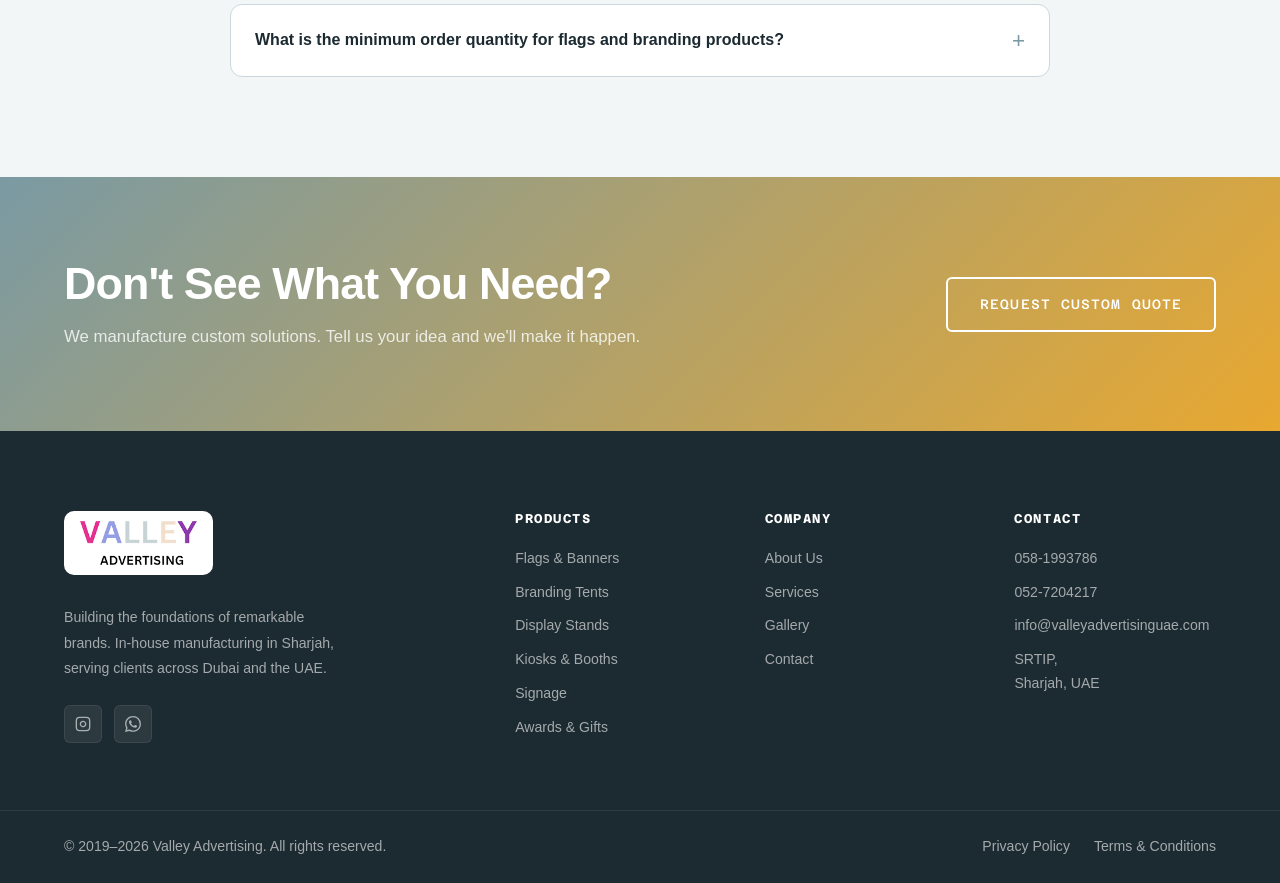
<file: products.html>
﻿<!DOCTYPE html>
<html lang="en-AE">
<head>
  <meta charset="UTF-8">
  <meta name="viewport" content="width=device-width, initial-scale=1.0">
  <title>Advertising Products UAE — Flags, Tents & Kiosks | Valley Advertising</title>
  <meta name="description" content="60+ custom branding products from Valley Advertising FZE: flags, tents, kiosks, signage, exhibition stands, vehicle branding, vinyl printing &amp; awards. Made in Sharjah. UAE-wide delivery.">
  <meta name="robots" content="index, follow">
  <link rel="canonical" href="https://www.valleyadvertisinguae.com/products">
  <meta property="og:type" content="website">
  <meta property="og:url" content="https://www.valleyadvertisinguae.com/products">
  <meta property="og:title" content="Advertising Products UAE — Flags, Tents, Kiosks &amp; Signage | Valley Advertising FZE">
  <meta property="og:description" content="50+ custom branding products — advertising flags, tents, kiosks, display stands, signage & awards. In-house manufactured in Sharjah. UAE-wide delivery.">
  <meta property="og:image" content="https://www.valleyadvertisinguae.com/assets/images/site/flag-6mtr-advertising.jpg">
  <meta property="og:site_name" content="Valley Advertising UAE">
  <meta name="twitter:card" content="summary_large_image">
  <meta name="twitter:title" content="Advertising Products UAE | Valley Advertising Sharjah">
  <meta name="twitter:description" content="60+ advertising products — flags, tents, kiosks, display stands, vehicle branding & more. Made in-house in Sharjah, UAE-wide delivery.">
  <meta name="twitter:image" content="https://www.valleyadvertisinguae.com/assets/images/site/flag-6mtr-advertising.jpg">
  <script type="application/ld+json">
  {
    "@context": "https://schema.org",
    "@graph": [
      {
        "@type": ["LocalBusiness", "Organization"],
        "@id": "https://www.valleyadvertisinguae.com/#org",
        "name": "Valley Advertising FZE",
        "legalName": "Valley Advertising FZE",
        "url": "https://www.valleyadvertisinguae.com",
        "telephone": "+971581993786",
        "priceRange": "AED",
        "address": {"@type": "PostalAddress", "streetAddress": "SRTIP", "addressLocality": "Sharjah", "addressCountry": "AE"},
        "geo": {"@type": "GeoCoordinates", "latitude": 25.3463, "longitude": 55.4209},
        "openingHoursSpecification": [{"@type": "OpeningHoursSpecification", "dayOfWeek": ["Monday","Tuesday","Wednesday","Thursday","Friday"], "opens": "09:00", "closes": "18:00"}]
      },
      {
        "@type": "WebPage",
        "@id": "https://www.valleyadvertisinguae.com/products",
        "url": "https://www.valleyadvertisinguae.com/products",
        "name": "Advertising Products UAE — Valley Advertising Product Range", "keywords": "advertising flags UAE, branding tents Sharjah, custom kiosks UAE, exhibition stands Dubai, signage manufacturer UAE, vehicle branding Dubai, vinyl printing UAE, display stands UAE, awards UAE",
        "description": "50+ custom advertising products manufactured in-house in Sharjah: flags, tents, display stands, kiosks, signage, awards and more.",
        "isPartOf": {"@id": "https://www.valleyadvertisinguae.com/#website"},
        "dateModified": "2026-08-04",
        "breadcrumb": {
          "@type": "BreadcrumbList",
          "itemListElement": [
            {"@type": "ListItem", "position": 1, "name": "Home", "item": "https://www.valleyadvertisinguae.com/"},
            {"@type": "ListItem", "position": 2, "name": "Products", "item": "https://www.valleyadvertisinguae.com/products"}
          ]
        }
      },
      {
        "@type": "ItemList",
        "name": "Valley Advertising Products",
        "description": "Custom branding products manufactured in-house in Sharjah, UAE",
        "itemListElement": [
          {"@type": "ListItem", "position": 1, "item": {"@type": "Product", "name": "6mtr Advertising Flag UAE", "description": "Tall outdoor advertising flag — UV-resistant polyester fabric, ideal for roadside branding and events across UAE.", "image": "https://www.valleyadvertisinguae.com/assets/images/site/flag-6mtr-advertising.jpg", "category": "Advertising Flags", "brand": {"@id": "https://www.valleyadvertisinguae.com/#org"}, "offers": {"@type": "Offer", "availability": "https://schema.org/InStock", "areaServed": "AE", "priceCurrency": "AED"}}},
          {"@type": "ListItem", "position": 2, "item": {"@type": "Product", "name": "Branding Tent 3x3m UAE", "description": "Custom-printed 3x3 metre branding tent for events, outdoor activations and retail promotions across UAE.", "image": "https://www.valleyadvertisinguae.com/assets/images/site/tent-3x3mtr-branding.jpg", "category": "Branding Tents", "brand": {"@id": "https://www.valleyadvertisinguae.com/#org"}, "offers": {"@type": "Offer", "availability": "https://schema.org/InStock", "areaServed": "AE", "priceCurrency": "AED"}}},
          {"@type": "ListItem", "position": 3, "item": {"@type": "Product", "name": "Metal Display Stand UAE", "description": "Durable metal display stand with a printed panel for menus, offers and event signage. Custom sizes available.", "image": "https://www.valleyadvertisinguae.com/assets/images/site/stand-metal-display.jpg", "category": "Display Stands", "brand": {"@id": "https://www.valleyadvertisinguae.com/#org"}, "offers": {"@type": "Offer", "availability": "https://schema.org/InStock", "areaServed": "AE", "priceCurrency": "AED"}}},
          {"@type": "ListItem", "position": 4, "item": {"@type": "Product", "name": "Exhibition Kiosk UAE", "description": "Custom exhibition kiosk fabricated in metal, wood and acrylic. Designed and built in-house in Sharjah.", "image": "https://www.valleyadvertisinguae.com/assets/images/site/kiosk-exhibition.jpg", "category": "Kiosks & Booths", "brand": {"@id": "https://www.valleyadvertisinguae.com/#org"}, "offers": {"@type": "Offer", "availability": "https://schema.org/InStock", "areaServed": "AE", "priceCurrency": "AED"}}}
          ,{"@type": "ListItem", "position": 5, "item": {"@type": "Product", "name": "Custom Signage UAE — 3D Signs & LED Illuminated Signs", "description": "3D sign boards, acrylic signage, aluminium signs, stainless steel signage, illuminated LED signs, neon signs, ACP signboards for retail, offices, and commercial buildings.", "category": "Signage Works", "brand": {"@id": "https://www.valleyadvertisinguae.com/#org"}, "offers": {"@type": "Offer", "availability": "https://schema.org/InStock", "areaServed": "AE", "priceCurrency": "AED"}}},
          {"@type": "ListItem", "position": 6, "item": {"@type": "Product", "name": "Exhibition Stand UAE — Custom Trade Show Booth", "description": "Custom-designed exhibition booths and event stands for trade shows, conferences, and corporate events across Dubai and UAE. Full fabrication, installation, and dismantling.", "category": "Exhibition & Event Solutions", "brand": {"@id": "https://www.valleyadvertisinguae.com/#org"}, "offers": {"@type": "Offer", "availability": "https://schema.org/InStock", "areaServed": "AE", "priceCurrency": "AED"}}},
          {"@type": "ListItem", "position": 7, "item": {"@type": "Product", "name": "Vehicle Branding Dubai — Full & Partial Car Wraps", "description": "Full vehicle wraps, partial wraps, fleet branding, window graphics, and reflective decals for cars, vans, and trucks. Premium cast vinyl for UAE outdoor conditions.", "category": "Vehicle Branding", "brand": {"@id": "https://www.valleyadvertisinguae.com/#org"}, "offers": {"@type": "Offer", "availability": "https://schema.org/InStock", "areaServed": "AE", "priceCurrency": "AED"}}},
          {"@type": "ListItem", "position": 8, "item": {"@type": "Product", "name": "Vinyl Printing UAE — Wall Graphics & Window Stickers", "description": "Custom vinyl printing for wall graphics, window stickers, floor graphics, shopfronts, and large-format advertising displays. Indoor and outdoor applications across UAE.", "category": "Vinyl Printing", "brand": {"@id": "https://www.valleyadvertisinguae.com/#org"}, "offers": {"@type": "Offer", "availability": "https://schema.org/InStock", "areaServed": "AE", "priceCurrency": "AED"}}},
          {"@type": "ListItem", "position": 9, "item": {"@type": "Product", "name": "Corporate Awards & Trophies UAE", "description": "Custom trophies, crystal awards, acrylic awards, wooden awards, corporate giveaways, customised coasters, and branded promotional merchandise for corporate events in UAE.", "category": "Awards & Promotional Products", "brand": {"@id": "https://www.valleyadvertisinguae.com/#org"}, "offers": {"@type": "Offer", "availability": "https://schema.org/InStock", "areaServed": "AE", "priceCurrency": "AED"}}}
        ]
      },
      {
        "@type": "FAQPage",
        "mainEntity": [
          {"@type": "Question", "name": "What types of advertising flags does Valley Advertising manufacture?", "acceptedAnswer": {"@type": "Answer", "text": "We manufacture feather flags, teardrop flags, L-banner flags, 4mtr curve flags, 6mtr advertising flags, 8mtr hoisting flags, bridge flags, table flags, conference pole flags, and terrace flags — all with full custom printing."}},
          {"@type": "Question", "name": "What sizes of branding tents are available?", "acceptedAnswer": {"@type": "Answer", "text": "Standard sizes are 3×3m and 4×4m. Custom marquee sizes are available to order. All tents feature custom-printed canopies with your logo and brand colours. We also manufacture branded café umbrellas and canopy side walls."}},
          {"@type": "Question", "name": "Can you build custom exhibition booths for trade shows in Dubai?", "acceptedAnswer": {"@type": "Answer", "text": "Yes. Valley Advertising designs and fabricates custom exhibition booths for trade shows and corporate events including Dubai World Trade Centre events. We handle design, fabrication, transport, installation, and dismantling — a complete end-to-end service."}},
          {"@type": "Question", "name": "Do your outdoor advertising products come with a warranty?", "acceptedAnswer": {"@type": "Answer", "text": "All products are manufactured with UAE climate in mind. Flag fabric typically lasts 12–18 months outdoors with standard care. Metal and structural products carry quality assurance on workmanship. Vinyl graphics carry a minimum 2-year outdoor durability rating."}}
        ]
      }
    ]
  }
  </script>
  <link rel="icon" href="assets/images/logo/logo.png" type="image/png">
  <link rel="apple-touch-icon" href="assets/images/logo/logo.png">
  <link rel="stylesheet" href="assets/css/style.css">
</head>
<body>

<nav class="navbar scrolled" id="navbar">
  <div class="container">
    <a href="./" class="nav-logo" aria-label="Valley Advertising">
      <img src="assets/images/logo/logo.webp" alt="Valley Advertising" class="nav-logo-img">
    </a>
    <ul class="nav-links">
      <li><a href="./">Home</a></li>
      <li><a href="products" class="active">Products</a></li>
      <li><a href="services">Services</a></li>
      <li><a href="gallery">Gallery</a></li>
      <li><a href="about">About Us</a></li>
      <li><a href="contact" class="nav-cta">Get a Quote</a></li>
    </ul>
    <button class="nav-toggle" id="navToggle" aria-label="Toggle menu" aria-expanded="false">
      <span></span><span></span><span></span>
    </button>
  </div>
</nav>
<nav class="nav-mobile" id="navMobile">
  <a href="./">Home</a>
  <a href="products">Products</a>
  <a href="services">Services</a>
  <a href="gallery">Gallery</a>
  <a href="about">About Us</a>
  <a href="contact" class="nav-cta">Get a Quote</a>
</nav>

<section class="page-hero" style="background-image:url('assets/images/site/flag-6mtr-advertising.jpg')">
  <div class="container">
    <div class="page-hero-inner">
      <div class="page-hero-text">
        <div class="breadcrumb">
          <a href="./">Home</a><span class="sep">›</span><span>Products</span>
        </div>
        <div class="section-label">Our Range</div>
        <h1>Advertising Products UAE</h1>
        <p>60+ custom branding products manufactured in-house at our SRTIP, Sharjah facility — designed for impact and built to last in UAE conditions.</p>
      </div>
      <div class="page-hero-tags">
        <span class="phero-tag">60+ Products</span>
        <span class="phero-tag">In-House Made</span>
        <span class="phero-tag">UAE Wide Delivery</span>
      </div>
    </div>
  </div>
  <span class="page-hero-accent" aria-hidden="true"></span>
</section>

<!-- Page Intro -->
<section class="section" style="padding-bottom:0">
  <div class="container">
    <div style="max-width:780px; margin:0 auto; text-align:center">
      <div class="section-label" style="justify-content:center">Manufactured in Sharjah · Delivered UAE-Wide</div>
      <p style="color:var(--c-text-muted); font-size:1.05rem; line-height:1.7; margin-bottom:16px">Valley Advertising FZE manufactures over 60 custom advertising and branding products from our facility at SRTIP, Sharjah. Every product is produced in-house — which means we control the quality, the customisation, and the delivery timeline without outsourcing to third-party factories. From a single table flag for a reception counter to a complete outdoor branding package for a government campaign — all products are available with custom printing of your brand artwork, and UAE-wide delivery and installation are included on most orders.</p>
      <p style="color:var(--c-text-muted); font-size:1rem; line-height:1.7">Browse by category using the filter below, or scroll through the full range. Use the <a href="contact" style="color:var(--c-primary); font-weight:600">contact form</a> or WhatsApp to get a quote on any product.</p>
    </div>
  </div>
</section>

<section class="section">
  <div class="container">

    <div class="filter-bar">
      <button class="filter-btn active" data-filter="all">All Products</button>
      <button class="filter-btn" data-filter="flags">Flags</button>
      <button class="filter-btn" data-filter="tents">Tents</button>
      <button class="filter-btn" data-filter="stands">Display Stands</button>
      <button class="filter-btn" data-filter="kiosks">Kiosks</button>
      <button class="filter-btn" data-filter="signage">Signage</button>
      <button class="filter-btn" data-filter="awards">Awards</button>
      <button class="filter-btn" data-filter="exhibition">Exhibition</button>
      <button class="filter-btn" data-filter="vehicle">Vehicle Branding</button>
      <button class="filter-btn" data-filter="vinyl">Vinyl Printing</button>
    </div>

    <!-- ── FLAGS ─────────────────────────────────── -->
    <div id="flags" style="margin-bottom:60px">
      <div class="section-label">Flag Manufacturer UAE</div>
      <h2 class="section-title" style="margin-bottom:12px">All Types of Advertising Flags</h2>
      <p style="color:var(--c-text-muted); font-size:.95rem; line-height:1.7; margin-bottom:32px; max-width:700px">Valley Advertising FZE is one of the leading flag manufacturers in the UAE, producing premium-quality custom flags for corporate, commercial, government, and event applications. We use high-resolution dye-sublimation printing on durable fabrics — knitted polyester, taffeta satin, bridal satin, eco-satin, and minimatte — in single-side and double-side print. Flag types: Teardrop Flags, L-Flags / H-Flags, Bridge Flags, Hoisting Flags (6m, 8m, 10m, 12m aluminium or G.I. flagpoles), Conference FlagPoles (VIP / VVIP, 1.8m–3.0m, gold/silver/chrome finish), Table Flags (single, double, triple, national, corporate), Terrace Flags, Construction Fence Flags. Sizes: 2m, 3m, 4m, 5m, 6m. Short-term rental also available for exhibitions and events.</p>
      <div class="grid-4">
        <div class="card reveal" data-category="flags">
          <div class="card-img-wrap"><img class="card-img" src="assets/images/site/flag-6mtr-advertising.jpg" alt="6mtr Advertising Flag — Valley Advertising UAE" loading="lazy"></div>
          <div class="card-body">
            <div class="card-category">Flags</div>
            <h3 class="card-title">6mtr Advertising Flag</h3>
            <p class="card-desc">Tall, high-visibility advertising flag — ideal for outdoor events and roadside branding across UAE.</p>
          </div>
        </div>

        <div class="card reveal reveal-delay-1" data-category="flags">
          <div class="card-img-wrap"><img class="card-img" src="assets/images/site/flag-4mtr-curve.jpg" alt="4mtr Curve Flag — Valley Advertising UAE" loading="lazy"></div>
          <div class="card-body">
            <div class="card-category">Flags</div>
            <h3 class="card-title">4mtr Curve Flag</h3>
            <p class="card-desc">Elegant curved feather flag with a distinctive arch shape — perfect for storefronts and brand activations.</p>
          </div>
        </div>

        <div class="card reveal reveal-delay-2" data-category="flags">
          <div class="card-img-wrap"><img class="card-img" src="assets/images/site/flag-4mtr-l-banner.jpg" alt="4mtr L-banner Flag — Valley Advertising UAE" loading="lazy"></div>
          <div class="card-body">
            <div class="card-category">Flags</div>
            <h3 class="card-title">4mtr L-banner Flag</h3>
            <p class="card-desc">L-shaped banner flag for versatile indoor and outdoor display at exhibitions and retail spaces.</p>
          </div>
        </div>

        <div class="card reveal reveal-delay-3" data-category="flags">
          <div class="card-img-wrap"><img class="card-img" src="assets/images/site/flag-6mtr-bridge.jpg" alt="6mtr Bridge Flags — Valley Advertising UAE" loading="lazy"></div>
          <div class="card-body">
            <div class="card-category">Flags</div>
            <h3 class="card-title">6mtr Bridge Flags</h3>
            <p class="card-desc">Bridge-style double-sided flags for maximum visibility at entrances, walkways and event perimeters.</p>
          </div>
        </div>

        <div class="card reveal" data-category="flags">
          <div class="card-img-wrap"><img class="card-img" src="assets/images/site/flag-8mtr-hoisting.jpg" alt="8mtr Hoisting Flag — Valley Advertising UAE" loading="lazy"></div>
          <div class="card-body">
            <div class="card-category">Flags</div>
            <h3 class="card-title">8mtr Hoisting Flag</h3>
            <p class="card-desc">Premium tall hoisting flag for large-scale outdoor branding — commands attention from a distance.</p>
          </div>
        </div>

        <div class="card reveal reveal-delay-1" data-category="flags">
          <div class="card-img-wrap"><img class="card-img" src="assets/images/site/flag-table.jpg" alt="Table Flag — Valley Advertising UAE" loading="lazy"></div>
          <div class="card-body">
            <div class="card-category">Flags</div>
            <h3 class="card-title">Table Flag</h3>
            <p class="card-desc">Compact desktop flag ideal for conference tables, reception counters and indoor brand display.</p>
          </div>
        </div>

        <div class="card reveal reveal-delay-2" data-category="flags">
          <div class="card-img-wrap"><img class="card-img" src="assets/images/site/flag-conference-pole.jpg" alt="Conference FlagPole — Valley Advertising UAE" loading="lazy"></div>
          <div class="card-body">
            <div class="card-category">Flags</div>
            <h3 class="card-title">Conference FlagPole</h3>
            <p class="card-desc">Professional indoor flagpole system for corporate lobbies, meeting rooms and conference venues.</p>
          </div>
        </div>

        <div class="card reveal reveal-delay-3" data-category="flags">
          <div class="card-img-wrap"><img class="card-img" src="assets/images/site/flag-8mtr-advertising-flagpole.jpg" alt="8mtr Advertising Flagpole — Valley Advertising UAE" loading="lazy"></div>
          <div class="card-body">
            <div class="card-category">Flags</div>
            <h3 class="card-title">8mtr Advertising Flagpole</h3>
            <p class="card-desc">Tall hoisting flagpoles carrying printed flags: a high-impact branding display for building frontages and entrances.</p>
          </div>
        </div>

        <div class="card reveal" data-category="flags">
          <div class="card-img-wrap"><img class="card-img" src="assets/images/site/flag-6mtr-hoisting.jpg" alt="6mtr Hoisting Flag — Valley Advertising UAE" loading="lazy"></div>
          <div class="card-body">
            <div class="card-category">Flags</div>
            <h3 class="card-title">6mtr Hoisting Flag</h3>
            <p class="card-desc">6-metre hoisting flag for government buildings, corporate campuses and major outdoor events.</p>
          </div>
        </div>

        <div class="card reveal reveal-delay-1" data-category="flags">
          <div class="card-img-wrap"><img class="card-img" src="assets/images/site/flag-terrace.jpg" alt="Terrace Flag — Valley Advertising UAE" loading="lazy"></div>
          <div class="card-body">
            <div class="card-category">Flags</div>
            <h3 class="card-title">Terrace Flag</h3>
            <p class="card-desc">Compact terrace-mounted flag system for cafés, restaurants and outdoor seating areas.</p>
          </div>
        </div>

        <div class="card reveal reveal-delay-2" data-category="flags">
          <div class="card-img-wrap"><img class="card-img" src="assets/images/site/flag-teardrop.jpg" alt="Teardrop Flag — Valley Advertising UAE" loading="lazy"></div>
          <div class="card-body">
            <div class="card-category">Flags</div>
            <h3 class="card-title">Teardrop Flag</h3>
            <p class="card-desc">Modern teardrop-shaped flag — a stylish outdoor option popular for retail openings and promotions.</p>
          </div>
        </div>

        <div class="card reveal reveal-delay-3" data-category="flags">
          <div class="card-img-wrap"><img class="card-img" src="assets/images/site/lamppost-banner-fabric-print.jpg" alt="Lamppost Banner — Valley Advertising UAE" loading="lazy"></div>
          <div class="card-body">
            <div class="card-category">Flags</div>
            <h3 class="card-title">Lamppost Banner</h3>
            <p class="card-desc">Double-sided lamppost banners for street-level branding at events, malls and public spaces.</p>
          </div>
        </div>
      </div>
    </div>

    <!-- ── TENTS ──────────────────────────────────── -->
    <div id="tents" style="margin-bottom:60px">
      <div class="section-label">Tent Printing UAE</div>
      <h2 class="section-title" style="margin-bottom:12px">Commercial & Branding Tents</h2>
      <p style="color:var(--c-text-muted); font-size:.95rem; line-height:1.7; margin-bottom:32px; max-width:700px">We manufacture high-quality promotional tents and custom-printed gazebos for outdoor marketing, exhibitions, sporting events, and corporate promotions. All tents are weather-resistant, durable, portable, and fully customisable with your branding. Types: 3×3 Branding Tents, 4×4 Commercial Tents, Promotional Tents, Event Tents, Printed Gazebos / Umbrella Cafés, Exhibition Tents (heavy-duty, indoor/outdoor), and Canopies for retail shops, restaurants, cafés, hotels, and outdoor commercial spaces. Frames are powder-coated aluminium with reinforced corner joints; all canopy fabrics are UV-resistant and waterproof, custom-printed with your logo and brand colours.</p>
      <div class="grid-4">
        <div class="card reveal" data-category="tents">
          <div class="card-img-wrap"><img class="card-img" src="assets/images/site/tent-3x3mtr-branding.jpg" alt="3x3mtr Branding Tent — Valley Advertising UAE" loading="lazy"></div>
          <div class="card-body">
            <div class="card-category">Tents</div>
            <h3 class="card-title">3x3mtr Branding Tent</h3>
            <p class="card-desc">Compact yet impactful branding tent — perfect for smaller activations, markets and pop-up stores.</p>
          </div>
        </div>

        <div class="card reveal reveal-delay-1" data-category="tents">
          <div class="card-img-wrap"><img class="card-img" src="assets/images/site/tent-4x4mtr-commercial.jpg" alt="4x4mtr Commercial Tent — Valley Advertising UAE" loading="lazy"></div>
          <div class="card-body">
            <div class="card-category">Tents</div>
            <h3 class="card-title">4x4mtr Commercial Tent</h3>
            <p class="card-desc">Our most popular tent size — durable, fully branded and suitable for trade shows, exhibitions and outdoor events.</p>
          </div>
        </div>

        <div class="card reveal reveal-delay-2" data-category="tents">
          <div class="card-img-wrap"><img class="card-img" src="assets/images/site/tent-cafe-umbrella.jpg" alt="Cafe Umbrella — Valley Advertising UAE" loading="lazy"></div>
          <div class="card-body">
            <div class="card-category">Tents</div>
            <h3 class="card-title">Cafe Umbrella</h3>
            <p class="card-desc">Heavy-duty branded café parasols — weatherproof and customisable for outdoor dining and hospitality settings.</p>
          </div>
        </div>

        <div class="card reveal reveal-delay-3" data-category="tents">
          <div class="card-img-wrap"><img class="card-img" src="assets/images/site/tent-advertising.jpg" alt="Advertising Tent — Valley Advertising UAE" loading="lazy"></div>
          <div class="card-body">
            <div class="card-category">Tents</div>
            <h3 class="card-title">Advertising Tent</h3>
            <p class="card-desc">Custom advertising tents built to your brand specifications — available in various sizes for all UAE conditions.</p>
          </div>
        </div>

        <div class="card reveal" data-category="tents">
          <div class="card-img-wrap"><img class="card-img" src="assets/images/site/tent-popup-event.jpg" alt="Pop-up Event Tent — Valley Advertising UAE" loading="lazy"></div>
          <div class="card-body">
            <div class="card-category">Tents</div>
            <h3 class="card-title">Pop-up Event Tent</h3>
            <p class="card-desc">Folding pop-up tent with a matching table cover — quick to set up for events and promotions, and can be branded with your artwork.</p>
          </div>
        </div>
      </div>
    </div>

    <!-- ── DISPLAY STANDS ──────────────────────────── -->
    <div id="stands" style="margin-bottom:60px">
      <div class="section-label">Display Stand Manufacturer UAE</div>
      <h2 class="section-title" style="margin-bottom:12px">Display Stands & Banners</h2>
      <p style="color:var(--c-text-muted); font-size:.95rem; line-height:1.7; margin-bottom:32px; max-width:700px">Our display stand range covers every format used in retail, exhibition, and event environments. Roll-up retractable banners for portability and speed. Pop-up display systems for large-format graphic walls. Event backdrop structures with tension fabric. Floor-mounted display stands for product and literature display. All lightweight, designed for repeated assembly — custom graphic panels printed at our Sharjah facility and delivered as a complete ready-to-use system.</p>
      <div class="grid-4">
        <div class="card reveal" data-category="stands">
          <div class="card-img-wrap"><img class="card-img" src="assets/images/site/stand-metal-display.jpg" alt="Metal Display Stand — Valley Advertising UAE" loading="lazy"></div>
          <div class="card-body">
            <div class="card-category">Display Stands</div>
            <h3 class="card-title">Metal Display Stand</h3>
            <p class="card-desc">Durable metal stand with a printed panel for menus, offers and event signage.</p>
          </div>
        </div>

        <div class="card reveal reveal-delay-1" data-category="stands">
          <div class="card-img-wrap"><img class="card-img" src="assets/images/site/stand-posm.jpg" alt="POSM Stand — Valley Advertising UAE" loading="lazy"></div>
          <div class="card-body">
            <div class="card-category">Display Stands</div>
            <h3 class="card-title">POSM Stand</h3>
            <p class="card-desc">Point-of-sale merchandising stand for promotional product displays in retail stores.</p>
          </div>
        </div>

        <div class="card reveal reveal-delay-2" data-category="stands">
          <div class="card-img-wrap"><img class="card-img" src="assets/images/site/stand-supermarket-display.jpg" alt="Supermarket Display Stand — Valley Advertising UAE" loading="lazy"></div>
          <div class="card-body">
            <div class="card-category">Display Stands</div>
            <h3 class="card-title">Supermarket Display Stand</h3>
            <p class="card-desc">Counter and aisle display stand built for supermarket promotions.</p>
          </div>
        </div>

        <div class="card reveal reveal-delay-3" data-category="stands">
          <div class="card-img-wrap"><img class="card-img" src="assets/images/site/stand-water-bottle.jpg" alt="Water Bottle Stand — Valley Advertising UAE" loading="lazy"></div>
          <div class="card-body">
            <div class="card-category">Display Stands</div>
            <h3 class="card-title">Water Bottle Stand</h3>
            <p class="card-desc">Branded display stand for bottled water and beverage promotions.</p>
          </div>
        </div>

        <div class="card reveal" data-category="stands">
          <div class="card-img-wrap"><img class="card-img" src="assets/images/site/stand-tv-display.jpg" alt="TV Display Stand — Valley Advertising UAE" loading="lazy"></div>
          <div class="card-body">
            <div class="card-category">Display Stands</div>
            <h3 class="card-title">TV Display Stand</h3>
            <p class="card-desc">Indoor display stand for screens and promotional content.</p>
          </div>
        </div>

        <div class="card reveal reveal-delay-1" data-category="stands">
          <div class="card-img-wrap"><img class="card-img" src="assets/images/site/stand-brochure-premium.jpg" alt="Brochure Stand (Premium) — Valley Advertising UAE" loading="lazy"></div>
          <div class="card-body">
            <div class="card-category">Display Stands</div>
            <h3 class="card-title">Brochure Stand (Premium)</h3>
            <p class="card-desc">Premium brochure and literature stand for showrooms and reception areas.</p>
          </div>
        </div>

        <div class="card reveal reveal-delay-2" data-category="stands">
          <div class="card-img-wrap"><img class="card-img" src="assets/images/site/stand-outdoor-tv.jpg" alt="Outdoor TV Stand — Valley Advertising UAE" loading="lazy"></div>
          <div class="card-body">
            <div class="card-category">Display Stands</div>
            <h3 class="card-title">Outdoor TV Stand</h3>
            <p class="card-desc">Outdoor stand for screens at events and venues.</p>
          </div>
        </div>

        <div class="card reveal reveal-delay-3" data-category="stands">
          <div class="card-img-wrap"><img class="card-img" src="assets/images/site/stand-customizable.jpg" alt="Customizable Stands — Valley Advertising UAE" loading="lazy"></div>
          <div class="card-body">
            <div class="card-category">Display Stands</div>
            <h3 class="card-title">Customizable Stands</h3>
            <p class="card-desc">Floor stands in custom shapes, made to your design and brand.</p>
          </div>
        </div>

        <div class="card reveal" data-category="stands">
          <div class="card-img-wrap"><img class="card-img" src="assets/images/site/plaques-engraved-metal.jpg" alt="Engraved Metal Plaques — Valley Advertising UAE" loading="lazy"></div>
          <div class="card-body">
            <div class="card-category">Display Stands</div>
            <h3 class="card-title">Engraved Metal Plaques</h3>
            <p class="card-desc">Customised engraved metal plaques and name plates.</p>
          </div>
        </div>
      </div>
    </div>

    <!-- ── KIOSKS ──────────────────────────────────── -->
    <div id="kiosks" style="margin-bottom:60px">
      <div class="section-label">Kiosk Manufacturer UAE</div>
      <h2 class="section-title" style="margin-bottom:12px">Kiosks & Exhibition Booths</h2>
      <p style="color:var(--c-text-muted); font-size:.95rem; line-height:1.7; margin-bottom:32px; max-width:700px">We design, manufacture, and install high-quality custom kiosks for retail, exhibitions, shopping malls, airports, hotels, and commercial spaces. Using premium materials — wood, metal, acrylic, glass, aluminium, and LED lighting — we create durable, attractive, and fully customised kiosks combining functionality with eye-catching aesthetics. Types: Retail Kiosks (shopping malls, airports, exhibitions), Mall Kiosks (product sales, customer engagement, brand promotion), Food Kiosks (restaurants, cafés, food courts), Display Counters (retail stores, exhibitions, jewellery, customer service areas), and custom exhibition booths. End-to-end service from concept and 3D design to fabrication, branding, installation, and project management. Serving all UAE.</p>
      <div class="grid-4">
        <div class="card reveal" data-category="kiosks">
          <div class="card-img-wrap"><img class="card-img" src="assets/images/site/kiosk-cafe-outdoor-seating.jpg" alt="Cafe Outdoor Seating — Valley Advertising UAE" loading="lazy"></div>
          <div class="card-body">
            <div class="card-category">Kiosks &amp; Booths</div>
            <h3 class="card-title">Cafe Outdoor Seating</h3>
            <p class="card-desc">Branded outdoor cafe seating structure, fabricated and installed.</p>
          </div>
        </div>

        <div class="card reveal reveal-delay-1" data-category="kiosks">
          <div class="card-img-wrap"><img class="card-img" src="assets/images/site/kiosk-indoor-mall-entrance.jpg" alt="Indoor Kiosk — Valley Advertising UAE" loading="lazy"></div>
          <div class="card-body">
            <div class="card-category">Kiosks &amp; Booths</div>
            <h3 class="card-title">Indoor Kiosk</h3>
            <p class="card-desc">Indoor entrance and display structure for malls and hotel lobbies.</p>
          </div>
        </div>

        <div class="card reveal reveal-delay-2" data-category="kiosks">
          <div class="card-img-wrap"><img class="card-img" src="assets/images/site/kiosk-portable-office.jpg" alt="Portable Office — Valley Advertising UAE" loading="lazy"></div>
          <div class="card-body">
            <div class="card-category">Kiosks &amp; Booths</div>
            <h3 class="card-title">Portable Office</h3>
            <p class="card-desc">Temporary branded portable offices and site containers for construction sites and events.</p>
          </div>
        </div>

        <div class="card reveal reveal-delay-3" data-category="kiosks">
          <div class="card-img-wrap"><img class="card-img" src="assets/images/site/kiosk-exhibition.jpg" alt="Kiosk — Valley Advertising UAE" loading="lazy"></div>
          <div class="card-body">
            <div class="card-category">Kiosks &amp; Booths</div>
            <h3 class="card-title">Kiosk</h3>
            <p class="card-desc">Custom exhibition kiosk fabricated in metal, wood and acrylic.</p>
          </div>
        </div>

        <div class="card reveal" data-category="kiosks">
          <div class="card-img-wrap"><img class="card-img" src="assets/images/site/kiosk-event-entrance.jpg" alt="Event Entrance — Valley Advertising UAE" loading="lazy"></div>
          <div class="card-body">
            <div class="card-category">Kiosks &amp; Booths</div>
            <h3 class="card-title">Event Entrance</h3>
            <p class="card-desc">Decorated event entrance arch for hospitality and festivals.</p>
          </div>
        </div>

        <div class="card reveal reveal-delay-1" data-category="kiosks">
          <div class="card-img-wrap"><img class="card-img" src="assets/images/site/kiosk-booth-stand.jpg" alt="Booth Stand — Valley Advertising UAE" loading="lazy"></div>
          <div class="card-body">
            <div class="card-category">Kiosks &amp; Booths</div>
            <h3 class="card-title">Booth Stand</h3>
            <p class="card-desc">Exhibition booth stand with custom counter and branding.</p>
          </div>
        </div>
      </div>
    </div>

    <!-- ── SIGNAGE ──────────────────────────────────── -->
    <div id="signage" style="margin-bottom:60px">
      <div class="section-label">Custom Sign Board Manufacturer</div>
      <h2 class="section-title" style="margin-bottom:12px">Signage Works</h2>
      <p style="color:var(--c-text-muted); font-size:.95rem; line-height:1.7; margin-bottom:32px; max-width:700px">Transform your brand visibility with our professional signage solutions for businesses, retail stores, corporate offices, hotels, restaurants, and commercial spaces. We specialise in design, fabrication, and installation of high-quality indoor and outdoor signage. Types: 3D Sign Boards (acrylic, stainless steel, aluminium, or illuminated lettering), Acrylic Signage (offices, retail stores, hospitals, reception areas), Aluminium Signage (indoor/outdoor commercial applications), Stainless Steel Signage (luxury aesthetics for corporate and commercial projects), Illuminated / LED Signage (daytime and nighttime visibility), Neon Signs (custom LED neon for offices and branding), ACP Signboards, Pylon Signs, Parking Signs, Wayfinding Systems, Safety Signage, and Reception Signs. All designed and produced in-house at our SRTIP, Sharjah facility and installed across all UAE emirates.</p>
      <div class="grid-4">
        <div class="card reveal" data-category="signage">
          <div class="card-img-wrap"><img class="card-img" src="assets/images/site/signage-3d-channelium.jpg" alt="3D Channelium Signage — Valley Advertising UAE" loading="lazy"></div>
          <div class="card-body">
            <div class="card-category">Signage</div>
            <h3 class="card-title">3D Channelium Signage</h3>
            <p class="card-desc">Three-dimensional channel-letter signage fabricated in-house.</p>
          </div>
        </div>

        <div class="card reveal reveal-delay-1" data-category="signage">
          <div class="card-img-wrap"><img class="card-img" src="assets/images/site/signage-push-through.jpg" alt="Push-Through Signage — Valley Advertising UAE" loading="lazy"></div>
          <div class="card-body">
            <div class="card-category">Signage</div>
            <h3 class="card-title">Push-Through Signage</h3>
            <p class="card-desc">Illuminated push-through signboard with raised lettering and graphics.</p>
          </div>
        </div>

        <div class="card reveal reveal-delay-2" data-category="signage">
          <div class="card-img-wrap"><img class="card-img" src="assets/images/site/signage-3d-aluminium.jpg" alt="3D Aluminium Signage — Valley Advertising UAE" loading="lazy"></div>
          <div class="card-body">
            <div class="card-category">Signage</div>
            <h3 class="card-title">3D Aluminium Signage</h3>
            <p class="card-desc">Illuminated 3D aluminium letter signage.</p>
          </div>
        </div>

        <div class="card reveal reveal-delay-3" data-category="signage">
          <div class="card-img-wrap"><img class="card-img" src="assets/images/site/signage-ss-gold.jpg" alt="SS Gold Signage — Valley Advertising UAE" loading="lazy"></div>
          <div class="card-body">
            <div class="card-category">Signage</div>
            <h3 class="card-title">SS Gold Signage</h3>
            <p class="card-desc">Stainless steel signage with a gold finish.</p>
          </div>
        </div>

        <div class="card reveal" data-category="signage">
          <div class="card-img-wrap"><img class="card-img" src="assets/images/site/signage-gold-powder-coated.jpg" alt="Gold metal powder coated signage — Valley Advertising UAE" loading="lazy"></div>
          <div class="card-body">
            <div class="card-category">Signage</div>
            <h3 class="card-title">Gold metal powder coated signage</h3>
            <p class="card-desc">Powder-coated metal signage in a gold finish.</p>
          </div>
        </div>

        <div class="card reveal reveal-delay-1" data-category="signage">
          <div class="card-img-wrap"><img class="card-img" src="assets/images/site/signage-parking.jpg" alt="Parking Signage — Valley Advertising UAE" loading="lazy"></div>
          <div class="card-body">
            <div class="card-category">Signage</div>
            <h3 class="card-title">Parking Signage</h3>
            <p class="card-desc">Branded parking and direction signage for hotels and buildings.</p>
          </div>
        </div>

        <div class="card reveal reveal-delay-2" data-category="signage">
          <div class="card-img-wrap"><img class="card-img" src="assets/images/site/signage-neon.jpg" alt="Neon Signage — Valley Advertising UAE" loading="lazy"></div>
          <div class="card-body">
            <div class="card-category">Signage</div>
            <h3 class="card-title">Neon Signage</h3>
            <p class="card-desc">LED neon signs for restaurants, retail and events.</p>
          </div>
        </div>

        <div class="card reveal reveal-delay-3" data-category="signage">
          <div class="card-img-wrap"><img class="card-img" src="assets/images/site/signage-pillow.jpg" alt="Pillow Signage — Valley Advertising UAE" loading="lazy"></div>
          <div class="card-body">
            <div class="card-category">Signage</div>
            <h3 class="card-title">Pillow Signage</h3>
            <p class="card-desc">Pillow-shaped illuminated signs for storefronts and hotels.</p>
          </div>
        </div>

        <div class="card reveal" data-category="signage">
          <div class="card-img-wrap"><img class="card-img" src="assets/images/site/signage-3d-front-illumination.jpg" alt="3D Front Illumination — Valley Advertising UAE" loading="lazy"></div>
          <div class="card-body">
            <div class="card-category">Signage</div>
            <h3 class="card-title">3D Front Illumination</h3>
            <p class="card-desc">Front-lit 3D lettering for building facades and entrances.</p>
          </div>
        </div>

        <div class="card reveal reveal-delay-1" data-category="signage">
          <div class="card-img-wrap"><img class="card-img" src="assets/images/site/signage-pylon.jpg" alt="PYLON Signage — Valley Advertising UAE" loading="lazy"></div>
          <div class="card-body">
            <div class="card-category">Signage</div>
            <h3 class="card-title">PYLON Signage</h3>
            <p class="card-desc">Free-standing pylon signs for entrances, malls and directories.</p>
          </div>
        </div>
      </div>
    </div>

    <!-- ── AWARDS & GIFTS ──────────────────────────── -->
    <div id="awards">
      <div class="section-label">Promotional Products Supplier UAE</div>
      <h2 class="section-title" style="margin-bottom:12px">Awards, Trophies & Corporate Gifts</h2>
      <p style="color:var(--c-text-muted); font-size:.95rem; line-height:1.7; margin-bottom:32px; max-width:700px">Recognise achievements and strengthen brand identity with our premium awards and promotional products for corporate events, exhibitions, conferences, employee recognition programmes, and marketing campaigns. Types: Custom Trophies (corporate events, schools, sports competitions, award ceremonies), Corporate Awards (crystal, acrylic, metal, and wooden awards for employee recognition and business excellence), Promotional Gifts (customised products to increase brand awareness and customer engagement), Customised Coasters (company branding for hotels, restaurants, cafés, offices), and Corporate Giveaways (branded merchandise, office accessories, event giveaways). From concept design and product selection to customisation, engraving, printing, and final delivery. Flexible minimum quantities — single pieces or bulk runs. Delivered across all UAE emirates.</p>
      <div class="grid-4">
        <div class="card reveal" data-category="awards">
          <div class="card-img-wrap"><img class="card-img" src="assets/images/site/award-gold-coaster.jpg" alt="Stainless Steel Gold Coaster — Valley Advertising UAE" loading="lazy"></div>
          <div class="card-body">
            <div class="card-category">Awards</div>
            <h3 class="card-title">Stainless Steel Gold Coaster</h3>
            <p class="card-desc">Gold-finish stainless steel coasters, customised with your logo.</p>
          </div>
        </div>

        <div class="card reveal reveal-delay-1" data-category="awards">
          <div class="card-img-wrap"><img class="card-img" src="assets/images/site/award-gold-plated-trophy.jpg" alt="Steel Customized Gold Plated Trophy — Valley Advertising UAE" loading="lazy"></div>
          <div class="card-body">
            <div class="card-category">Awards</div>
            <h3 class="card-title">Steel Customized Gold Plated Trophy</h3>
            <p class="card-desc">Customised gold-plated steel trophy for corporate awards.</p>
          </div>
        </div>

        <div class="card reveal reveal-delay-2" data-category="awards">
          <div class="card-img-wrap"><img class="card-img" src="assets/images/site/award-chrome-sheesha-tray.jpg" alt="Chrome Finish Customized Sheesha Tray — Valley Advertising UAE" loading="lazy"></div>
          <div class="card-body">
            <div class="card-category">Awards</div>
            <h3 class="card-title">Chrome Finish Customized Sheesha Tray</h3>
            <p class="card-desc">Chrome-finish customised tray with your branding.</p>
          </div>
        </div>

        <div class="card reveal reveal-delay-3" data-category="awards">
          <div class="card-img-wrap"><img class="card-img" src="assets/images/site/tile-promotional-gifts.jpg" alt="Promotional Gifts — Valley Advertising UAE" loading="lazy"></div>
          <div class="card-body">
            <div class="card-category">Awards</div>
            <h3 class="card-title">Promotional Gifts</h3>
            <p class="card-desc">Custom promotional gift sets and branded corporate gifts.</p>
          </div>
        </div>
      </div>
    </div>

  </div>
</section>

<!-- Exhibition & Event Solutions -->
<section class="section" style="background:var(--c-light)">
  <div class="container">
    <div id="exhibition" style="margin-bottom:60px">
      <div class="section-label">Exhibition Booth Contractor UAE</div>
      <h2 class="section-title" style="margin-bottom:12px">Event Backdrops &amp; Exhibition Solutions</h2>
      <p style="color:var(--c-text-muted); font-size:.95rem; line-height:1.7; margin-bottom:32px; max-width:700px">Create memorable brand experiences with our comprehensive exhibition and event solutions — tailored to showcase your business with maximum impact at trade shows, conferences, product launches, and corporate events. We specialise in design, fabrication, and installation of custom exhibition stands, event branding, display kiosks, backdrop stages, promotional displays, and registration counters. Types: Exhibition Booths (custom-designed for maximum visitor engagement), Event Backdrops (large-format printed for conferences and award ceremonies), Stage Backdrops (concerts, seminars, exhibitions, official ceremonies), Photo Backdrops / Media Walls (corporate events, weddings, exhibitions), Entrance Gates (arches and gateway structures for marathons, festivals, promotions), Portable Offices (modular units for construction sites, events, temporary workplaces), and complete Event Branding (banners, flags, signage, displays, venue decoration). From concept to installation, logistics, and dismantling — we handle everything.</p>
      <div class="grid-4">
        <div class="card reveal" data-category="exhibition">
          <div class="card-img-wrap"><img class="card-img" src="assets/images/site/backdrop-aluminium-frame.jpg" alt="Aluminium Frame Backdrop — Valley Advertising UAE" loading="lazy"></div>
          <div class="card-body">
            <div class="card-category">Event Backdrops</div>
            <h3 class="card-title">Aluminium Frame Backdrop</h3>
            <p class="card-desc">Aluminium-framed backdrop with printed fabric or panels for events and press walls.</p>
          </div>
        </div>

        <div class="card reveal reveal-delay-1" data-category="exhibition">
          <div class="card-img-wrap"><img class="card-img" src="assets/images/site/backdrop-popup-curved.jpg" alt="POP-UP Curved Backdrop — Valley Advertising UAE" loading="lazy"></div>
          <div class="card-body">
            <div class="card-category">Event Backdrops</div>
            <h3 class="card-title">POP-UP Curved Backdrop</h3>
            <p class="card-desc">Curved pop-up backdrop that sets up quickly for exhibitions and events.</p>
          </div>
        </div>

        <div class="card reveal reveal-delay-2" data-category="exhibition">
          <div class="card-img-wrap"><img class="card-img" src="assets/images/site/backdrop-popup.jpg" alt="POP-UP Backdrop — Valley Advertising UAE" loading="lazy"></div>
          <div class="card-body">
            <div class="card-category">Event Backdrops</div>
            <h3 class="card-title">POP-UP Backdrop</h3>
            <p class="card-desc">Straight pop-up backdrop with printed graphics.</p>
          </div>
        </div>

        <div class="card reveal reveal-delay-3" data-category="exhibition">
          <div class="card-img-wrap"><img class="card-img" src="assets/images/site/backdrop-dismantle-banner.jpg" alt="Dismantle Banner Backdrop — Valley Advertising UAE" loading="lazy"></div>
          <div class="card-body">
            <div class="card-category">Event Backdrops</div>
            <h3 class="card-title">Dismantle Banner Backdrop</h3>
            <p class="card-desc">Dismantlable banner backdrop that packs flat for transport and reuse.</p>
          </div>
        </div>

        <div class="card reveal" data-category="exhibition">
          <div class="card-img-wrap"><img class="card-img" src="assets/images/site/backdrop-curved-white.jpg" alt="Curved Backdrop — Valley Advertising UAE" loading="lazy"></div>
          <div class="card-body">
            <div class="card-category">Event Backdrops</div>
            <h3 class="card-title">Curved Backdrop</h3>
            <p class="card-desc">Curved freestanding backdrop wall for reception and event photo areas.</p>
          </div>
        </div>
      </div>
    </div>
  </div>
</section>

<!-- Vehicle Branding Products -->
<section class="section">
  <div class="container">
    <div id="vehicle-branding" style="margin-bottom:60px">
      <div class="section-label">Vehicle Branding Company UAE</div>
      <h2 class="section-title" style="margin-bottom:12px">Vehicle Branding &amp; Wrapping</h2>
      <p style="color:var(--c-text-muted); font-size:.95rem; line-height:1.7; margin-bottom:32px; max-width:700px">Turn your vehicles into powerful mobile advertisements with our professional vehicle branding solutions. We provide custom branding for cars, vans, buses, trucks, commercial fleets, and corporate vehicles using premium-quality vinyl graphics and high-resolution printing. Types: Car Branding (corporate branding, promotional campaigns), Van Branding (complete van wrapping solutions), Fleet Branding (consistent branding for corporate vehicle fleets), and Vehicle Wraps (full wraps, partial wraps, reflective decals, window graphics). Design, printing, and professional installation included. Serving all UAE emirates.</p>
      <div class="grid-4">
        <div class="card reveal" data-category="vehicle">
          <div class="card-img-wrap"><img class="card-img" src="assets/images/site/service-vehicle-branding.jpg" alt="Vehicle Branding — Valley Advertising UAE" loading="lazy"></div>
          <div class="card-body">
            <div class="card-category">Vehicle Branding</div>
            <h3 class="card-title">Vehicle Branding</h3>
            <p class="card-desc">Turn your vehicle into a moving advertisement with our professional vehicle branding.</p>
          </div>
        </div>
      </div>
      <ul class="spec-list">
        <li><strong>Car &amp; SUV Branding</strong>Custom vehicle graphics for corporate branding, promotional campaigns, and business advertising. Full wraps, partial wraps, and cut-vinyl graphics.</li>
        <li><strong>Van &amp; Truck Branding</strong>Complete van wrapping solutions that maximise advertising exposure across UAE roads while protecting the vehicle's original paint.</li>
        <li><strong>Fleet Branding</strong>Consistent branding solutions for corporate vehicle fleets to strengthen brand identity across multiple vehicles. Fleet discounts available for 3+ vehicles.</li>
        <li><strong>Reflective &amp; Window Graphics</strong>Reflective decals, window graphics, and custom vehicle stickers manufactured using premium automotive vinyl materials for UAE outdoor conditions.</li>
      </ul>
    </div>
  </div>
</section>

<!-- Vinyl Printing Products -->
<section class="section" style="background:var(--c-light)">
  <div class="container">
    <div id="vinyl-printing" style="margin-bottom:60px">
      <div class="section-label">Vinyl Printing UAE</div>
      <h2 class="section-title" style="margin-bottom:12px">Vinyl Printing &amp; Graphics</h2>
      <p style="color:var(--c-text-muted); font-size:.95rem; line-height:1.7; margin-bottom:32px; max-width:700px">Bring your brand and marketing campaigns to life with our premium vinyl printing services — delivering high-quality graphics for businesses, retail stores, exhibitions, offices, vehicles, and commercial spaces. Using advanced large-format printing technology and premium self-adhesive vinyl, we produce vibrant, high-resolution, and long-lasting prints for indoor and outdoor use. Types: Wall Graphics (offices, retail stores, schools, hospitals, restaurants), Window Stickers (branding, privacy, promotions, decorative), Floor Graphics (advertising, wayfinding, promotional campaigns — anti-slip options available), Safety Stickers (industrial and commercial safety labels), Branding Stickers (products, packaging, promotional materials), and Custom Vinyl Printing (any size, indoor or outdoor application). Complete solutions from design and printing to professional installation.</p>
      <div class="grid-4">
        <div class="card reveal" data-category="vinyl">
          <div class="card-img-wrap"><img class="card-img" src="assets/images/site/service-vinyl-sticker.jpg" alt="Vinyl Sticker — Valley Advertising UAE" loading="lazy"></div>
          <div class="card-body">
            <div class="card-category">Vinyl Printing</div>
            <h3 class="card-title">Vinyl Sticker</h3>
            <p class="card-desc">Custom vinyl stickers are a cost-effective way to showcase your brand.</p>
          </div>
        </div>
      </div>
      <ul class="spec-list">
        <li><strong>Wall &amp; Window Graphics</strong>Custom wall graphics for offices, retail stores, restaurants, and commercial interiors. Window stickers for branding, privacy, promotions, and decorative applications.</li>
        <li><strong>Floor Graphics</strong>Durable anti-slip floor graphics for advertising, wayfinding, and promotional campaigns in retail stores, malls, exhibitions, and events.</li>
        <li><strong>Safety &amp; Branding Stickers</strong>Industrial and commercial safety labels manufactured to workplace safety requirements. Custom branding stickers for products, packaging, and marketing campaigns.</li>
        <li><strong>Custom Large-Format Vinyl</strong>High-resolution digital printing for indoor and outdoor advertising using premium vinyl materials. Shopfronts, hoardings, exhibition displays, and more.</li>
      </ul>
    </div>
  </div>
</section>

<!-- Products FAQ -->
<section class="section" style="background:var(--c-light)">
  <div class="container">
    <h2 class="section-title centered faq-section-title">Frequently Asked Questions</h2>
    <p class="faq-section-sub">Common questions about our advertising products, materials, and ordering process.</p>
    <div class="faq-list">
      <details class="faq-item">
        <summary>What types of advertising flags does Valley Advertising manufacture?</summary>
        <div class="faq-a"><p>We manufacture feather flags, teardrop flags, L-banner flags, 4mtr curve flags, 6mtr advertising flags, 8mtr hoisting flags, bridge flags, table flags, conference pole flags, and terrace flags — all with full custom printing of your brand artwork in UV-resistant inks.</p></div>
      </details>
      <details class="faq-item">
        <summary>What sizes of branding tents are available?</summary>
        <div class="faq-a"><p>Standard sizes are 3×3m and 4×4m. Custom marquee sizes and larger commercial structures are available to order. All tents feature custom-printed canopies with your logo and brand colours. We also manufacture branded café umbrellas and canopy side walls for complete outdoor branding coverage.</p></div>
      </details>
      <details class="faq-item">
        <summary>Can you build custom exhibition booths for trade shows in Dubai?</summary>
        <div class="faq-a"><p>Yes. Valley Advertising designs and fabricates custom exhibition booths for trade shows and corporate events including Dubai World Trade Centre events. We handle design, fabrication, transport, installation, and dismantling — a complete end-to-end service for exhibitors across UAE.</p></div>
      </details>
      <details class="faq-item">
        <summary>Do your outdoor advertising products come with a warranty?</summary>
        <div class="faq-a"><p>All our products are manufactured with UAE climate in mind. Flag fabric typically lasts 12–18 months in outdoor use with standard care. Metal and structural products carry quality assurance on workmanship. Vinyl graphics carry a minimum 2-year outdoor durability rating.</p></div>
      </details>
      <details class="faq-item">
        <summary>What is the minimum order quantity for flags and branding products?</summary>
        <div class="faq-a"><p>Valley Advertising accepts orders from a single unit for most products. There is no minimum order requirement. For bulk orders of 10 or more units, we offer volume pricing. Ask us for a bulk quote when you enquire — we provide discounts for large orders and repeat clients.</p></div>
      </details>
    </div>
  </div>
</section>

<div class="cta-band">
  <div class="container">
    <div>
      <h2>Don't See What You Need?</h2>
      <p>We manufacture custom solutions. Tell us your idea and we'll make it happen.</p>
    </div>
    <a href="contact" class="btn btn-outline">Request Custom Quote</a>
  </div>
</div>

<footer class="footer">
  <div class="footer-top">
    <div class="container">
      <div class="footer-grid">
        <div class="footer-brand">
          <a href="./" class="footer-logo" aria-label="Valley Advertising"><img src="assets/images/logo/logo.webp" alt="Valley Advertising" width="200" height="75"></a>
          <p>Building the foundations of remarkable brands. In-house manufacturing in Sharjah, serving clients across Dubai and the UAE.</p>
          <div class="footer-social">
            <a href="https://www.instagram.com/valleyadvertising" class="social-link" target="_blank" rel="noopener" aria-label="Instagram">
              <svg viewBox="0 0 24 24" fill="none" stroke="currentColor" stroke-width="2"><rect x="2" y="2" width="20" height="20" rx="5"/><path d="M16 11.37A4 4 0 1 1 12.63 8 4 4 0 0 1 16 11.37z"/><line x1="17.5" y1="6.5" x2="17.51" y2="6.5"/></svg>
            </a>
            <a href="https://wa.me/971581993786" class="social-link" target="_blank" rel="noopener" aria-label="WhatsApp">
              <svg viewBox="0 0 24 24" fill="currentColor"><path d="M17.472 14.382c-.297-.149-1.758-.867-2.03-.967-.273-.099-.471-.148-.67.15-.197.297-.767.966-.94 1.164-.173.199-.347.223-.644.075-.297-.15-1.255-.463-2.39-1.475-.883-.788-1.48-1.761-1.653-2.059-.173-.297-.018-.458.13-.606.134-.133.298-.347.446-.52.149-.174.198-.298.298-.497.099-.198.05-.371-.025-.52-.075-.149-.669-1.612-.916-2.207-.242-.579-.487-.5-.669-.51-.173-.008-.371-.01-.57-.01-.198 0-.52.074-.792.372-.272.297-1.04 1.016-1.04 2.479 0 1.462 1.065 2.875 1.213 3.074.149.198 2.096 3.2 5.077 4.487.709.306 1.262.489 1.694.625.712.227 1.36.195 1.871.118.571-.085 1.758-.719 2.006-1.413.248-.694.248-1.289.173-1.413-.074-.124-.272-.198-.57-.347m-5.421 7.403h-.004a9.87 9.87 0 0 1-5.031-1.378l-.361-.214-3.741.982.998-3.648-.235-.374a9.86 9.86 0 0 1-1.51-5.26c.001-5.45 4.436-9.884 9.888-9.884 2.64 0 5.122 1.03 6.988 2.898a9.825 9.825 0 0 1 2.893 6.994c-.003 5.45-4.437 9.884-9.885 9.884m8.413-18.297A11.815 11.815 0 0 0 12.05 0C5.495 0 .16 5.335.157 11.892c0 2.096.547 4.142 1.588 5.945L.057 24l6.305-1.654a11.882 11.882 0 0 0 5.683 1.448h.005c6.554 0 11.89-5.335 11.893-11.893a11.821 11.821 0 0 0-3.48-8.413z"/></svg>
            </a>
          </div>
        </div>
        <div class="footer-col">
          <h5>Products</h5>
          <ul>
            <li><a href="#flags">Flags & Banners</a></li>
            <li><a href="#tents">Branding Tents</a></li>
            <li><a href="#stands">Display Stands</a></li>
            <li><a href="#kiosks">Kiosks & Booths</a></li>
            <li><a href="#signage">Signage</a></li>
            <li><a href="#awards">Awards & Gifts</a></li>
          </ul>
        </div>
        <div class="footer-col">
          <h5>Company</h5>
          <ul>
            <li><a href="about">About Us</a></li>
            <li><a href="services">Services</a></li>
            <li><a href="gallery">Gallery</a></li>
            <li><a href="contact">Contact</a></li>
          </ul>
        </div>
        <div class="footer-col">
          <h5>Contact</h5>
          <ul>
            <li><a href="tel:+971581993786">058-1993786</a></li>
            <li><a href="tel:+971527204217">052-7204217</a></li>
            <li><a href="mailto:info@valleyadvertisinguae.com">info@valleyadvertisinguae.com</a></li>
            <li style="color:rgba(255,255,255,.6);margin-top:8px">SRTIP,<br>Sharjah, UAE</li>
          </ul>
        </div>
      </div>
    </div>
  </div>
  <div class="container">
    <div class="footer-bottom">
      <span>&copy; 2019&ndash;2026 Valley Advertising. All rights reserved.</span>
      <div style="display:flex;gap:24px;flex-wrap:wrap">
        <a href="privacy">Privacy Policy</a>
        <a href="terms">Terms &amp; Conditions</a>
      </div>
    </div>
  </div>
</footer>

<a href="https://wa.me/971581993786?text=Hello%2C%20I%27d%20like%20to%20inquire%20about%20your%20products." class="whatsapp-float" target="_blank" rel="noopener" aria-label="WhatsApp">
  <svg viewBox="0 0 24 24"><path d="M17.472 14.382c-.297-.149-1.758-.867-2.03-.967-.273-.099-.471-.148-.67.15-.197.297-.767.966-.94 1.164-.173.199-.347.223-.644.075-.297-.15-1.255-.463-2.39-1.475-.883-.788-1.48-1.761-1.653-2.059-.173-.297-.018-.458.13-.606.134-.133.298-.347.446-.52.149-.174.198-.298.298-.497.099-.198.05-.371-.025-.52-.075-.149-.669-1.612-.916-2.207-.242-.579-.487-.5-.669-.51-.173-.008-.371-.01-.57-.01-.198 0-.52.074-.792.372-.272.297-1.04 1.016-1.04 2.479 0 1.462 1.065 2.875 1.213 3.074.149.198 2.096 3.2 5.077 4.487.709.306 1.262.489 1.694.625.712.227 1.36.195 1.871.118.571-.085 1.758-.719 2.006-1.413.248-.694.248-1.289.173-1.413-.074-.124-.272-.198-.57-.347m-5.421 7.403h-.004a9.87 9.87 0 0 1-5.031-1.378l-.361-.214-3.741.982.998-3.648-.235-.374a9.86 9.86 0 0 1-1.51-5.26c.001-5.45 4.436-9.884 9.888-9.884 2.64 0 5.122 1.03 6.988 2.898a9.825 9.825 0 0 1 2.893 6.994c-.003 5.45-4.437 9.884-9.885 9.884m8.413-18.297A11.815 11.815 0 0 0 12.05 0C5.495 0 .16 5.335.157 11.892c0 2.096.547 4.142 1.588 5.945L.057 24l6.305-1.654a11.882 11.882 0 0 0 5.683 1.448h.005c6.554 0 11.89-5.335 11.893-11.893a11.821 11.821 0 0 0-3.48-8.413z"/></svg>
</a>
<script src="assets/js/main.js"></script>
</body>
</html>
</file>
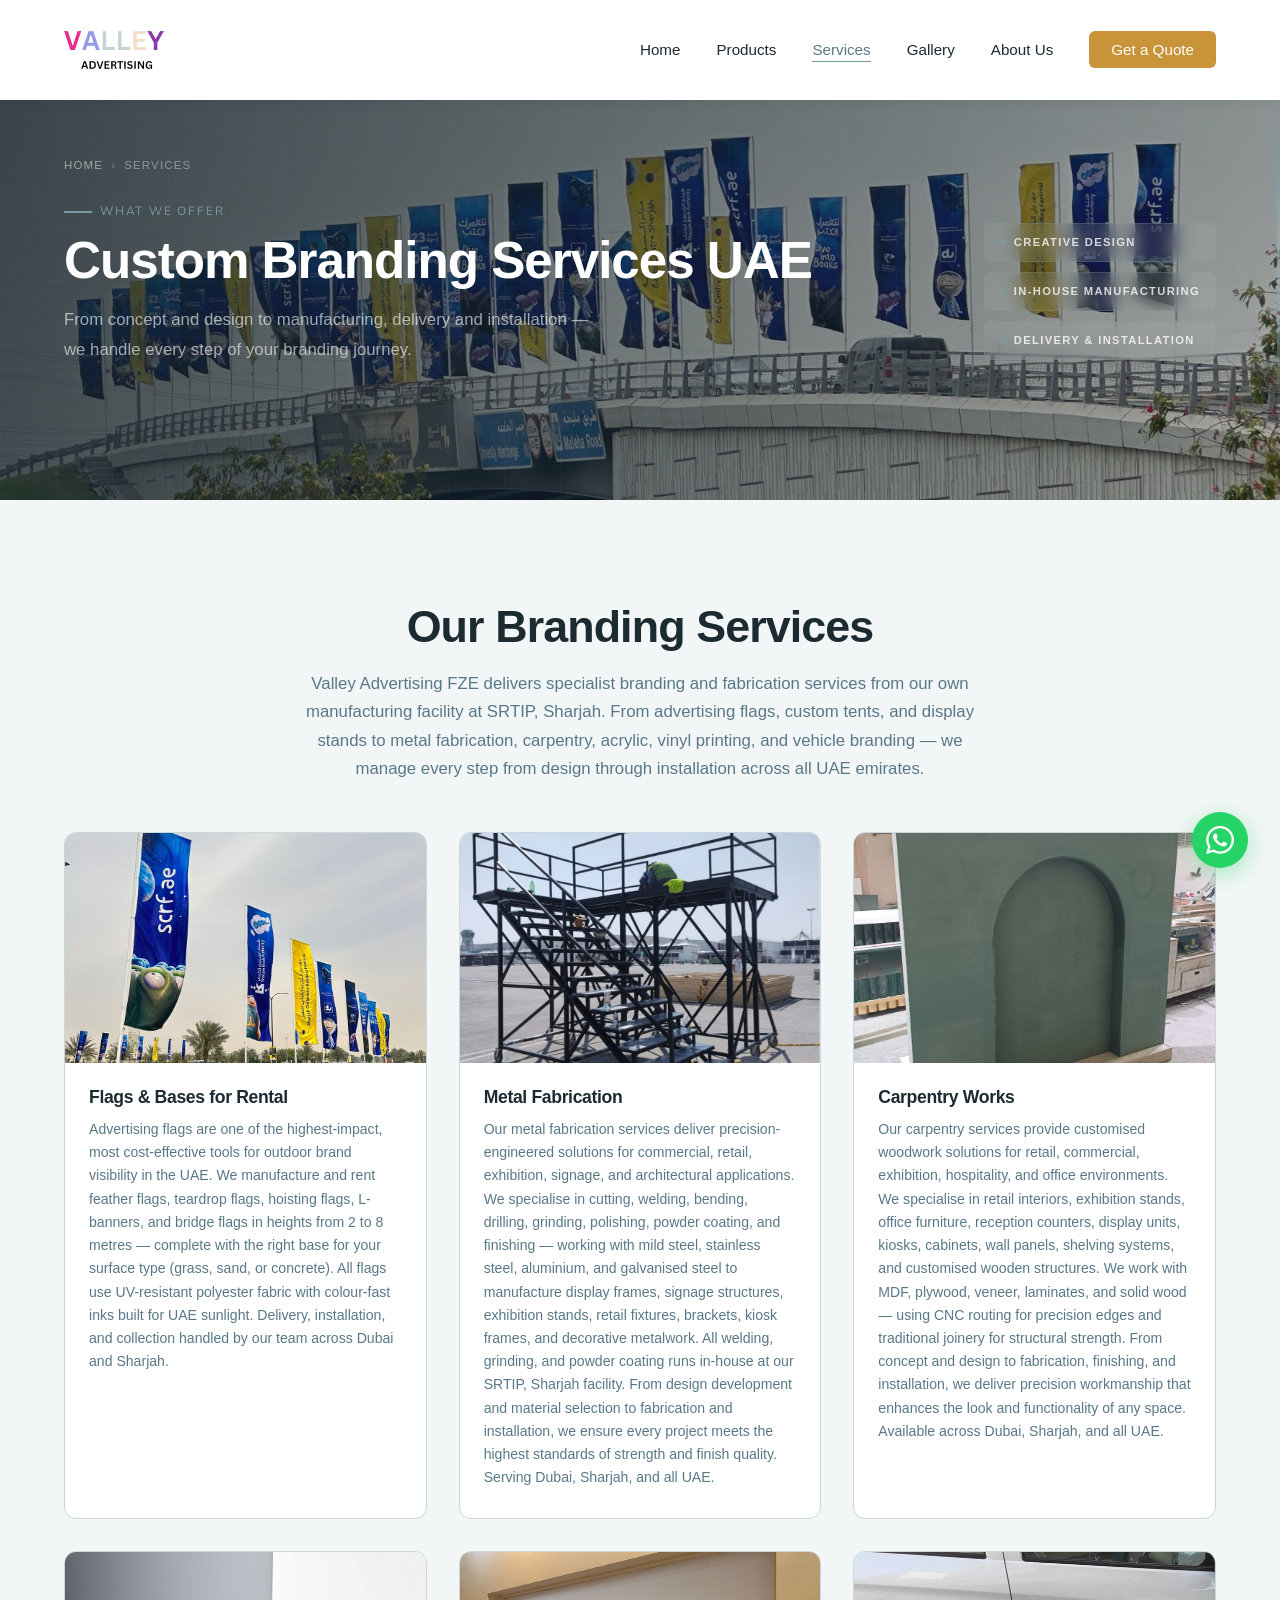
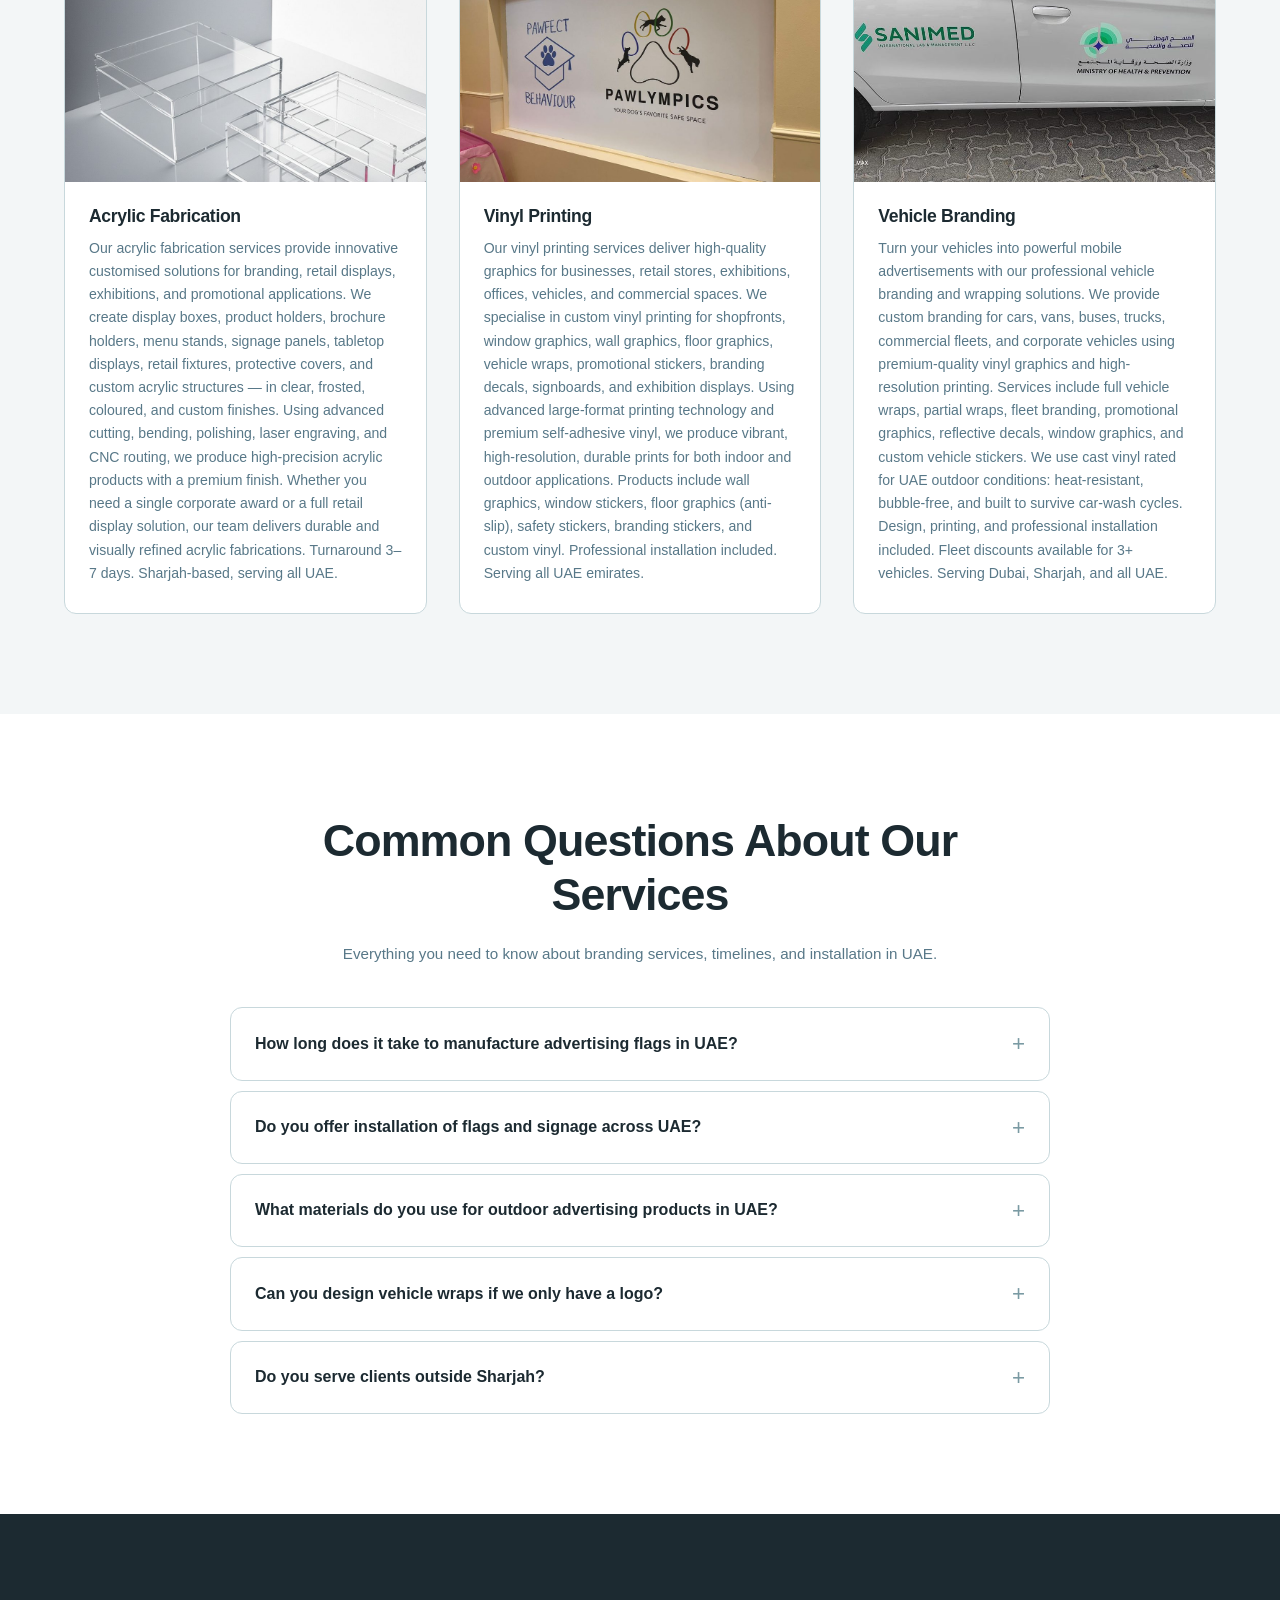
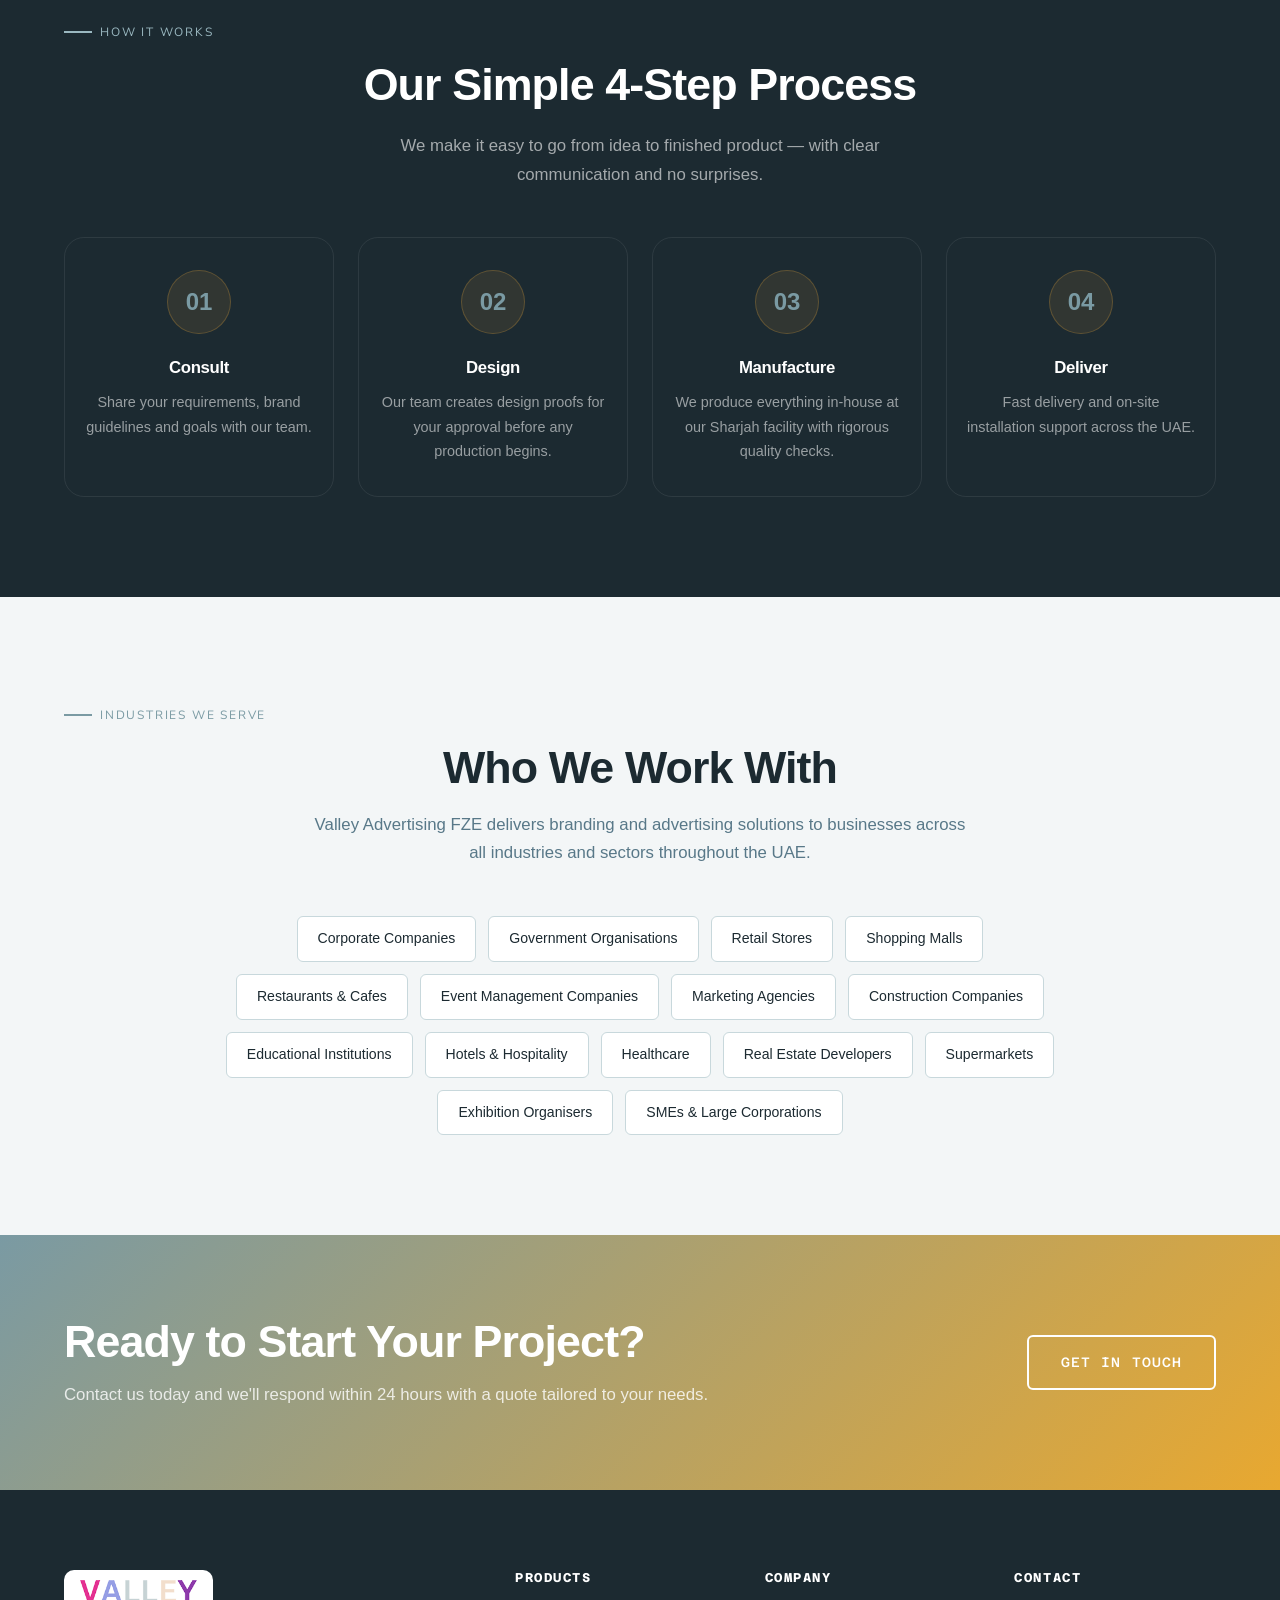
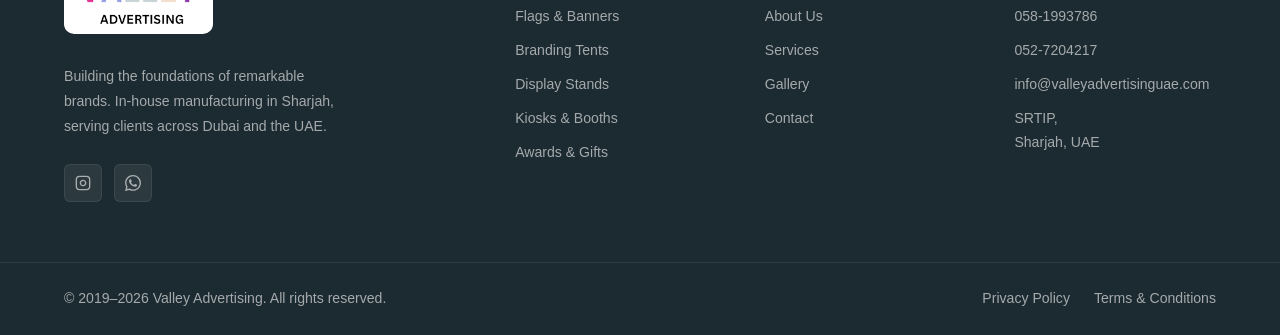
<file: services.html>
﻿<!DOCTYPE html>
<html lang="en-AE">
<head>
  <meta charset="UTF-8">
  <meta name="viewport" content="width=device-width, initial-scale=1.0">
  <title>Custom Branding Services UAE | Valley Advertising FZE</title>
  <meta name="description" content="Valley Advertising FZE: flags rental, metal fabrication, carpentry, acrylic, vinyl printing &amp; vehicle branding. In-house at SRTIP, Sharjah. All UAE emirates.">
  <meta name="robots" content="index, follow">
  <link rel="canonical" href="https://www.valleyadvertisinguae.com/services">
  <meta property="og:type" content="website">
  <meta property="og:url" content="https://www.valleyadvertisinguae.com/services">
  <meta property="og:title" content="Branding Services UAE — Flags, Fabrication &amp; Vehicle Wrapping | Valley Advertising FZE">
  <meta property="og:description" content="6 specialist branding services from Valley Advertising's Sharjah facility. Flags rental, metal fabrication, carpentry, acrylic, vinyl & vehicle branding across UAE.">
  <meta property="og:image" content="https://www.valleyadvertisinguae.com/assets/images/site/bridge-flags-6mtr-campaign.jpg">
  <meta property="og:site_name" content="Valley Advertising UAE">
  <meta name="twitter:card" content="summary_large_image">
  <meta name="twitter:title" content="Branding Services UAE | Valley Advertising Sharjah">
  <meta name="twitter:description" content="Flags rental, metal fabrication, carpentry, acrylic, vinyl stickers & vehicle branding. In-house in Sharjah, UAE-wide delivery.">
  <meta name="twitter:image" content="https://www.valleyadvertisinguae.com/assets/images/site/bridge-flags-6mtr-campaign.jpg">
  <script type="application/ld+json">
  {
    "@context": "https://schema.org",
    "@graph": [
      {
        "@type": ["LocalBusiness", "Organization"],
        "@id": "https://www.valleyadvertisinguae.com/#org",
        "name": "Valley Advertising FZE",
        "legalName": "Valley Advertising FZE",
        "url": "https://www.valleyadvertisinguae.com",
        "telephone": "+971581993786",
        "priceRange": "AED",
        "address": {"@type": "PostalAddress", "streetAddress": "SRTIP", "addressLocality": "Sharjah", "addressCountry": "AE"},
        "geo": {"@type": "GeoCoordinates", "latitude": 25.3463, "longitude": 55.4209},
        "openingHoursSpecification": [{"@type": "OpeningHoursSpecification", "dayOfWeek": ["Monday","Tuesday","Wednesday","Thursday","Friday"], "opens": "09:00", "closes": "18:00"}]
      },
      {
        "@type": "WebPage",
        "@id": "https://www.valleyadvertisinguae.com/services",
        "url": "https://www.valleyadvertisinguae.com/services",
        "name": "Branding Services UAE | Valley Advertising",
        "keywords": "branding services UAE, flags rental Sharjah, metal fabrication UAE, vinyl printing Dubai, vehicle branding UAE, exhibition stands Sharjah, acrylic fabrication UAE",
        "isPartOf": {"@id": "https://www.valleyadvertisinguae.com/#website"},
        "dateModified": "2026-08-04",
        "breadcrumb": {
          "@type": "BreadcrumbList",
          "itemListElement": [
            {"@type": "ListItem", "position": 1, "name": "Home", "item": "https://www.valleyadvertisinguae.com/"},
            {"@type": "ListItem", "position": 2, "name": "Services", "item": "https://www.valleyadvertisinguae.com/services"}
          ]
        }
      },
      {
        "@type": "ItemList",
        "name": "Valley Advertising Services",
        "itemListElement": [
          {"@type": "ListItem", "position": 1, "item": {"@type": "Service", "name": "Flags & Bases for Rental UAE", "description": "Advertising flag and base rental for events, exhibitions and outdoor campaigns across UAE. Feather flags, teardrop flags, hoisting flags and bridge flags.", "provider": {"@id": "https://www.valleyadvertisinguae.com/#org"}, "areaServed": "UAE"}},
          {"@type": "ListItem", "position": 2, "item": {"@type": "Service", "name": "Metal Fabrication Sharjah", "description": "Custom metal fabrication including platforms, staircases, retail kiosks and structural frameworks for branding and commercial applications.", "provider": {"@id": "https://www.valleyadvertisinguae.com/#org"}, "areaServed": "UAE"}},
          {"@type": "ListItem", "position": 3, "item": {"@type": "Service", "name": "Carpentry Works UAE", "description": "Bespoke carpentry for retail displays, exhibition booths, backdrops and branded wooden structures across UAE.", "provider": {"@id": "https://www.valleyadvertisinguae.com/#org"}, "areaServed": "UAE"}},
          {"@type": "ListItem", "position": 4, "item": {"@type": "Service", "name": "Acrylic Fabrication UAE", "description": "Precision acrylic fabrication for signage, awards, display stands and branded enclosures using laser-cutting and CNC routing.", "provider": {"@id": "https://www.valleyadvertisinguae.com/#org"}, "areaServed": "UAE"}},
          {"@type": "ListItem", "position": 5, "item": {"@type": "Service", "name": "Vinyl Printing UAE", "description": "Custom vinyl printing for wall graphics, window stickers, floor graphics, shopfronts, and advertising displays. Professional installation across UAE.", "provider": {"@id": "https://www.valleyadvertisinguae.com/#org"}, "areaServed": "UAE"}},
          {"@type": "ListItem", "position": 6, "item": {"@type": "Service", "name": "Vehicle Branding Dubai", "description": "Full and partial vehicle wraps and cut-vinyl lettering for cars, vans, SUVs and trucks. Cast vinyl rated for UAE outdoor conditions.", "provider": {"@id": "https://www.valleyadvertisinguae.com/#org"}, "areaServed": "UAE"}},
          {"@type": "ListItem", "position": 7, "item": {"@type": "Service", "name": "Exhibition & Event Solutions UAE", "description": "Custom exhibition stands, event backdrops, entrance gates, stage branding, and complete event solutions for trade shows and corporate events across UAE.", "provider": {"@id": "https://www.valleyadvertisinguae.com/#org"}, "areaServed": "UAE"}},
          {"@type": "ListItem", "position": 8, "item": {"@type": "Service", "name": "Signage Works UAE", "description": "3D sign boards, acrylic signage, aluminium signs, stainless steel signage, illuminated LED signs, neon signs, ACP signboards, pylon signs, and wayfinding systems.", "provider": {"@id": "https://www.valleyadvertisinguae.com/#org"}, "areaServed": "UAE"}},
          {"@type": "ListItem", "position": 9, "item": {"@type": "Service", "name": "Awards & Promotional Products UAE", "description": "Custom trophies, crystal awards, acrylic awards, corporate giveaways, customised coasters, and branded promotional merchandise for corporate events across UAE.", "provider": {"@id": "https://www.valleyadvertisinguae.com/#org"}, "areaServed": "UAE"}}
        ]
      },
      {
        "@type": "FAQPage",
        "mainEntity": [
          {"@type": "Question", "name": "How long does it take to manufacture advertising flags in UAE?", "acceptedAnswer": {"@type": "Answer", "text": "Standard advertising flags take 3–5 business days from artwork approval. Urgent orders can be completed in 24–48 hours depending on quantity and type. Valley Advertising produces all flags in-house at our Sharjah facility, giving us direct control over production timelines."}},
          {"@type": "Question", "name": "Do you offer installation of flags and signage across UAE?", "acceptedAnswer": {"@type": "Answer", "text": "Yes. Valley Advertising provides delivery and professional installation across Dubai, Sharjah, and the wider UAE. Our team handles site surveys, assembly, positioning, and dismantling at the end of your campaign."}},
          {"@type": "Question", "name": "What materials do you use for outdoor advertising products in UAE?", "acceptedAnswer": {"@type": "Answer", "text": "For UAE outdoor conditions, we use UV-resistant polyester fabrics for flags, powder-coated aluminium and mild steel for structural products, marine-grade materials for outdoor carpentry, and cast vinyl rated for vehicle exterior use and temperatures up to 50°C."}},
          {"@type": "Question", "name": "Can you design vehicle wraps if we only have a logo?", "acceptedAnswer": {"@type": "Answer", "text": "Yes. Our in-house design team creates full vehicle branding concepts from minimal brief — just your logo, brand colours, and contact details. We provide digital mockups on your specific vehicle model before production starts."}},
          {"@type": "Question", "name": "Do you serve clients outside Sharjah?", "acceptedAnswer": {"@type": "Answer", "text": "Yes. While our manufacturing facility is in SRTIP, Sharjah, we deliver and install projects across Dubai, Abu Dhabi, Ajman, RAK, Fujairah, and across the UAE. Contact us with your location for a delivery quote."}}
          ,{"@type": "Question", "name": "Does Valley Advertising provide exhibition stand design and fabrication?", "acceptedAnswer": {"@type": "Answer", "text": "Yes. Valley Advertising FZE designs, fabricates, and installs custom exhibition stands and event solutions for trade shows, conferences, and product launches across UAE. Services include exhibition booths, event backdrops, stage branding, entrance arches, and complete event branding packages. We handle everything from concept through installation and dismantling."}},
          {"@type": "Question", "name": "What vinyl printing services does Valley Advertising offer?", "acceptedAnswer": {"@type": "Answer", "text": "We provide custom vinyl printing for wall graphics, window stickers, floor graphics (anti-slip options available), shopfront graphics, vehicle decals, safety stickers, branding stickers, and large-format advertising displays. We use premium self-adhesive vinyl with advanced large-format printing for vibrant, durable indoor and outdoor results."}},
          {"@type": "Question", "name": "Do you offer complete fleet branding for corporate vehicles?", "acceptedAnswer": {"@type": "Answer", "text": "Yes. We provide full fleet vehicle branding including full wraps, partial wraps, reflective decals, window graphics, and custom vehicle stickers for cars, vans, buses, and trucks. We use cast vinyl rated for UAE outdoor conditions and high heat. Fleet discounts are available for 3 or more vehicles."}}
        ]
      },
      {
        "@type": "HowTo",
        "name": "How Valley Advertising Produces Your Branding Order",
        "description": "Our simple 4-step process from initial consultation to final delivery and installation across UAE.",
        "step": [
          {"@type": "HowToStep", "position": 1, "name": "Consult", "text": "Share your requirements, brand guidelines and goals with our team via WhatsApp, phone, or email. We respond within 24 hours."},
          {"@type": "HowToStep", "position": 2, "name": "Design", "text": "Our in-house design team creates proofs and mockups for your approval. No production begins until you sign off."},
          {"@type": "HowToStep", "position": 3, "name": "Manufacture", "text": "Everything is produced in-house at our SRTIP, Sharjah facility with rigorous quality checks at each production stage."},
          {"@type": "HowToStep", "position": 4, "name": "Deliver & Install", "text": "Fast delivery and professional on-site installation support across all UAE emirates — Dubai, Sharjah, Abu Dhabi, and beyond."}
        ]
      }
    ]
  }
  </script>
  <link rel="icon" href="assets/images/logo/logo.png" type="image/png">
  <link rel="apple-touch-icon" href="assets/images/logo/logo.png">
  <link rel="stylesheet" href="assets/css/style.css">
</head>
<body>

<nav class="navbar scrolled" id="navbar">
  <div class="container">
    <a href="./" class="nav-logo" aria-label="Valley Advertising">
      <img src="assets/images/logo/logo.webp" alt="Valley Advertising" class="nav-logo-img">
    </a>
    <ul class="nav-links">
      <li><a href="./">Home</a></li>
      <li><a href="products">Products</a></li>
      <li><a href="services" class="active">Services</a></li>
      <li><a href="gallery">Gallery</a></li>
      <li><a href="about">About Us</a></li>
      <li><a href="contact" class="nav-cta">Get a Quote</a></li>
    </ul>
    <button class="nav-toggle" id="navToggle" aria-label="Toggle menu" aria-expanded="false">
      <span></span><span></span><span></span>
    </button>
  </div>
</nav>
<nav class="nav-mobile" id="navMobile">
  <a href="./">Home</a>
  <a href="products">Products</a>
  <a href="services">Services</a>
  <a href="gallery">Gallery</a>
  <a href="about">About Us</a>
  <a href="contact" class="nav-cta">Get a Quote</a>
</nav>

<!-- Page Hero -->
<section class="page-hero" style="background-image:url('assets/images/site/bridge-flags-6mtr-campaign.jpg'); background-position: center 44%; min-height:500px;">
  <div class="container">
    <div class="page-hero-inner">
      <div class="page-hero-text">
        <div class="breadcrumb">
          <a href="./">Home</a>
          <span class="sep">›</span>
          <span>Services</span>
        </div>
        <div class="section-label">What We Offer</div>
        <h1>Custom Branding Services UAE</h1>
        <p>From concept and design to manufacturing, delivery and installation — we handle every step of your branding journey.</p>
      </div>
      <div class="page-hero-tags">
        <span class="phero-tag">Creative Design</span>
        <span class="phero-tag">In-House Manufacturing</span>
        <span class="phero-tag">Delivery &amp; Installation</span>
      </div>
    </div>
  </div>
  <span class="page-hero-accent" aria-hidden="true"></span>
</section>

<!-- Service Cards -->
<section class="section" style="background:var(--c-light);">
  <div class="container">
    <h2 class="section-title centered" style="margin-bottom:16px">Our Branding Services</h2>
    <p class="section-desc centered" style="margin-bottom:48px; max-width:680px">Valley Advertising FZE delivers specialist branding and fabrication services from our own manufacturing facility at SRTIP, Sharjah. From advertising flags, custom tents, and display stands to metal fabrication, carpentry, acrylic, vinyl printing, and vehicle branding — we manage every step from design through installation across all UAE emirates.</p>

    <div class="grid-3">
      <div class="srv-img-card reveal">
        <div class="srv-img-wrap">
          <img src="assets/images/site/flag-6mtr-advertising.jpg" alt="Advertising Flags & Bases for Rental — Valley Advertising UAE" loading="lazy">
        </div>
        <div class="srv-img-body">
          <h3>Flags & Bases for Rental</h3>
          <p>Advertising flags are one of the highest-impact, most cost-effective tools for outdoor brand visibility in the UAE. We manufacture and rent feather flags, teardrop flags, hoisting flags, L-banners, and bridge flags in heights from 2 to 8 metres — complete with the right base for your surface type (grass, sand, or concrete). All flags use UV-resistant polyester fabric with colour-fast inks built for UAE sunlight. Delivery, installation, and collection handled by our team across Dubai and Sharjah.</p>
        </div>
      </div>
      <div class="srv-img-card reveal reveal-delay-1">
        <div class="srv-img-wrap">
          <img src="assets/images/site/service-metal-fabrication.jpg" alt="Metal Fabrication Sharjah — Valley Advertising UAE" loading="lazy">
        </div>
        <div class="srv-img-body">
          <h3>Metal Fabrication</h3>
          <p>Our metal fabrication services deliver precision-engineered solutions for commercial, retail, exhibition, signage, and architectural applications. We specialise in cutting, welding, bending, drilling, grinding, polishing, powder coating, and finishing — working with mild steel, stainless steel, aluminium, and galvanised steel to manufacture display frames, signage structures, exhibition stands, retail fixtures, brackets, kiosk frames, and decorative metalwork. All welding, grinding, and powder coating runs in-house at our SRTIP, Sharjah facility. From design development and material selection to fabrication and installation, we ensure every project meets the highest standards of strength and finish quality. Serving Dubai, Sharjah, and all UAE.</p>
        </div>
      </div>
      <div class="srv-img-card reveal reveal-delay-2">
        <div class="srv-img-wrap">
          <img src="assets/images/site/service-carpentry-works.jpg" alt="Carpentry Works UAE — Valley Advertising" loading="lazy">
        </div>
        <div class="srv-img-body">
          <h3>Carpentry Works</h3>
          <p>Our carpentry services provide customised woodwork solutions for retail, commercial, exhibition, hospitality, and office environments. We specialise in retail interiors, exhibition stands, office furniture, reception counters, display units, kiosks, cabinets, wall panels, shelving systems, and customised wooden structures. We work with MDF, plywood, veneer, laminates, and solid wood — using CNC routing for precision edges and traditional joinery for structural strength. From concept and design to fabrication, finishing, and installation, we deliver precision workmanship that enhances the look and functionality of any space. Available across Dubai, Sharjah, and all UAE.</p>
        </div>
      </div>
      <div class="srv-img-card reveal">
        <div class="srv-img-wrap">
          <img src="assets/images/site/service-acrylic-fabrication.jpg" alt="Acrylic Fabrication UAE — Valley Advertising Sharjah" loading="lazy">
        </div>
        <div class="srv-img-body">
          <h3>Acrylic Fabrication</h3>
          <p>Our acrylic fabrication services provide innovative customised solutions for branding, retail displays, exhibitions, and promotional applications. We create display boxes, product holders, brochure holders, menu stands, signage panels, tabletop displays, retail fixtures, protective covers, and custom acrylic structures — in clear, frosted, coloured, and custom finishes. Using advanced cutting, bending, polishing, laser engraving, and CNC routing, we produce high-precision acrylic products with a premium finish. Whether you need a single corporate award or a full retail display solution, our team delivers durable and visually refined acrylic fabrications. Turnaround 3–7 days. Sharjah-based, serving all UAE.</p>
        </div>
      </div>
      <div class="srv-img-card reveal reveal-delay-1">
        <div class="srv-img-wrap">
          <img src="assets/images/site/service-vinyl-sticker.jpg" alt="Vinyl Sticker Printing UAE — Valley Advertising" loading="lazy">
        </div>
        <div class="srv-img-body">
          <h3>Vinyl Printing</h3>
          <p>Our vinyl printing services deliver high-quality graphics for businesses, retail stores, exhibitions, offices, vehicles, and commercial spaces. We specialise in custom vinyl printing for shopfronts, window graphics, wall graphics, floor graphics, vehicle wraps, promotional stickers, branding decals, signboards, and exhibition displays. Using advanced large-format printing technology and premium self-adhesive vinyl, we produce vibrant, high-resolution, durable prints for both indoor and outdoor applications. Products include wall graphics, window stickers, floor graphics (anti-slip), safety stickers, branding stickers, and custom vinyl. Professional installation included. Serving all UAE emirates.</p>
        </div>
      </div>
      <div class="srv-img-card reveal reveal-delay-2">
        <div class="srv-img-wrap">
          <img src="assets/images/site/service-vehicle-branding.jpg" alt="Vehicle Branding Dubai — Valley Advertising UAE" loading="lazy">
        </div>
        <div class="srv-img-body">
          <h3>Vehicle Branding</h3>
          <p>Turn your vehicles into powerful mobile advertisements with our professional vehicle branding and wrapping solutions. We provide custom branding for cars, vans, buses, trucks, commercial fleets, and corporate vehicles using premium-quality vinyl graphics and high-resolution printing. Services include full vehicle wraps, partial wraps, fleet branding, promotional graphics, reflective decals, window graphics, and custom vehicle stickers. We use cast vinyl rated for UAE outdoor conditions: heat-resistant, bubble-free, and built to survive car-wash cycles. Design, printing, and professional installation included. Fleet discounts available for 3+ vehicles. Serving Dubai, Sharjah, and all UAE.</p>
        </div>
      </div>
    </div>
  </div>
</section>

<!-- FAQ Section -->
<section class="section">
  <div class="container">
    <h2 class="section-title centered faq-section-title">Common Questions About Our Services</h2>
    <p class="faq-section-sub">Everything you need to know about branding services, timelines, and installation in UAE.</p>
    <div class="faq-list">
      <details class="faq-item">
        <summary>How long does it take to manufacture advertising flags in UAE?</summary>
        <div class="faq-a"><p>Standard advertising flags take 3–5 business days from artwork approval. Urgent orders can be completed in 24–48 hours depending on quantity and type. Valley Advertising produces all flags in-house at our Sharjah facility, giving us direct control over production timelines.</p></div>
      </details>
      <details class="faq-item">
        <summary>Do you offer installation of flags and signage across UAE?</summary>
        <div class="faq-a"><p>Yes. Valley Advertising provides delivery and professional installation across Dubai, Sharjah, and the wider UAE. Our team handles site surveys, assembly, positioning, and dismantling at the end of your campaign. Contact us for site-specific installation pricing.</p></div>
      </details>
      <details class="faq-item">
        <summary>What materials do you use for outdoor advertising products in UAE?</summary>
        <div class="faq-a"><p>For UAE outdoor conditions, we use UV-resistant polyester fabrics for flags, powder-coated aluminium and mild steel for structural products, marine-grade materials for outdoor carpentry, and cast vinyl rated for vehicle exterior use and temperatures up to 50°C.</p></div>
      </details>
      <details class="faq-item">
        <summary>Can you design vehicle wraps if we only have a logo?</summary>
        <div class="faq-a"><p>Yes. Our in-house design team creates full vehicle branding concepts from minimal brief — just your logo, brand colours, and contact details. We provide digital mockups on your specific vehicle model before production starts. No print until you approve.</p></div>
      </details>
      <details class="faq-item">
        <summary>Do you serve clients outside Sharjah?</summary>
        <div class="faq-a"><p>Yes. While our manufacturing facility is in SRTIP, Sharjah, we deliver and install projects across Dubai, Abu Dhabi, Ajman, RAK, Fujairah, and all UAE emirates. Contact us with your location for delivery and installation pricing.</p></div>
      </details>
    </div>
  </div>
</section>

<!-- Process Section -->
<section class="section section-dark">
  <div class="container">
    <div class="section-label">How It Works</div>
    <h2 class="section-title text-white centered" style="max-width:none">Our Simple 4-Step Process</h2>
    <p class="section-desc centered" style="max-width:560px; color:rgba(255,255,255,.6)">We make it easy to go from idea to finished product — with clear communication and no surprises.</p>

    <div class="grid-4" style="margin-top:16px">
      <div class="reveal" style="text-align:center; padding:32px 20px; border:1px solid var(--c-border-dark); border-radius:var(--r-lg)">
        <div style="width:64px;height:64px;background:rgba(201,147,58,.12);border:1px solid rgba(201,147,58,.3);border-radius:50%;display:flex;align-items:center;justify-content:center;margin:0 auto 24px; font-family:var(--font-head); font-size:1.5rem; font-weight:900; color:var(--c-gold)">01</div>
        <h3 style="color:var(--c-white); margin-bottom:12px; font-size:1.05rem">Consult</h3>
        <p style="color:rgba(255,255,255,.55); font-size:.9rem; margin:0">Share your requirements, brand guidelines and goals with our team.</p>
      </div>
      <div class="reveal reveal-delay-1" style="text-align:center; padding:32px 20px; border:1px solid var(--c-border-dark); border-radius:var(--r-lg)">
        <div style="width:64px;height:64px;background:rgba(201,147,58,.12);border:1px solid rgba(201,147,58,.3);border-radius:50%;display:flex;align-items:center;justify-content:center;margin:0 auto 24px; font-family:var(--font-head); font-size:1.5rem; font-weight:900; color:var(--c-gold)">02</div>
        <h3 style="color:var(--c-white); margin-bottom:12px; font-size:1.05rem">Design</h3>
        <p style="color:rgba(255,255,255,.55); font-size:.9rem; margin:0">Our team creates design proofs for your approval before any production begins.</p>
      </div>
      <div class="reveal reveal-delay-2" style="text-align:center; padding:32px 20px; border:1px solid var(--c-border-dark); border-radius:var(--r-lg)">
        <div style="width:64px;height:64px;background:rgba(201,147,58,.12);border:1px solid rgba(201,147,58,.3);border-radius:50%;display:flex;align-items:center;justify-content:center;margin:0 auto 24px; font-family:var(--font-head); font-size:1.5rem; font-weight:900; color:var(--c-gold)">03</div>
        <h3 style="color:var(--c-white); margin-bottom:12px; font-size:1.05rem">Manufacture</h3>
        <p style="color:rgba(255,255,255,.55); font-size:.9rem; margin:0">We produce everything in-house at our Sharjah facility with rigorous quality checks.</p>
      </div>
      <div class="reveal reveal-delay-3" style="text-align:center; padding:32px 20px; border:1px solid var(--c-border-dark); border-radius:var(--r-lg)">
        <div style="width:64px;height:64px;background:rgba(201,147,58,.12);border:1px solid rgba(201,147,58,.3);border-radius:50%;display:flex;align-items:center;justify-content:center;margin:0 auto 24px; font-family:var(--font-head); font-size:1.5rem; font-weight:900; color:var(--c-gold)">04</div>
        <h3 style="color:var(--c-white); margin-bottom:12px; font-size:1.05rem">Deliver</h3>
        <p style="color:rgba(255,255,255,.55); font-size:.9rem; margin:0">Fast delivery and on-site installation support across the UAE.</p>
      </div>
    </div>
  </div>
</section>

<!-- Industries We Serve -->
<section class="section" style="background:var(--c-light)">
  <div class="container">
    <div class="section-label" style="justify-content:center">Industries We Serve</div>
    <h2 class="section-title centered" style="margin-bottom:16px">Who We Work With</h2>
    <p class="section-desc centered" style="margin-bottom:48px; max-width:660px">Valley Advertising FZE delivers branding and advertising solutions to businesses across all industries and sectors throughout the UAE.</p>
    <div style="display:flex; flex-wrap:wrap; gap:12px; justify-content:center; max-width:860px; margin:0 auto">
      <span style="padding:10px 20px; background:var(--c-white); border:1px solid var(--c-border); border-radius:var(--r-sm); font-size:.88rem; font-weight:500">Corporate Companies</span>
      <span style="padding:10px 20px; background:var(--c-white); border:1px solid var(--c-border); border-radius:var(--r-sm); font-size:.88rem; font-weight:500">Government Organisations</span>
      <span style="padding:10px 20px; background:var(--c-white); border:1px solid var(--c-border); border-radius:var(--r-sm); font-size:.88rem; font-weight:500">Retail Stores</span>
      <span style="padding:10px 20px; background:var(--c-white); border:1px solid var(--c-border); border-radius:var(--r-sm); font-size:.88rem; font-weight:500">Shopping Malls</span>
      <span style="padding:10px 20px; background:var(--c-white); border:1px solid var(--c-border); border-radius:var(--r-sm); font-size:.88rem; font-weight:500">Restaurants &amp; Cafes</span>
      <span style="padding:10px 20px; background:var(--c-white); border:1px solid var(--c-border); border-radius:var(--r-sm); font-size:.88rem; font-weight:500">Event Management Companies</span>
      <span style="padding:10px 20px; background:var(--c-white); border:1px solid var(--c-border); border-radius:var(--r-sm); font-size:.88rem; font-weight:500">Marketing Agencies</span>
      <span style="padding:10px 20px; background:var(--c-white); border:1px solid var(--c-border); border-radius:var(--r-sm); font-size:.88rem; font-weight:500">Construction Companies</span>
      <span style="padding:10px 20px; background:var(--c-white); border:1px solid var(--c-border); border-radius:var(--r-sm); font-size:.88rem; font-weight:500">Educational Institutions</span>
      <span style="padding:10px 20px; background:var(--c-white); border:1px solid var(--c-border); border-radius:var(--r-sm); font-size:.88rem; font-weight:500">Hotels &amp; Hospitality</span>
      <span style="padding:10px 20px; background:var(--c-white); border:1px solid var(--c-border); border-radius:var(--r-sm); font-size:.88rem; font-weight:500">Healthcare</span>
      <span style="padding:10px 20px; background:var(--c-white); border:1px solid var(--c-border); border-radius:var(--r-sm); font-size:.88rem; font-weight:500">Real Estate Developers</span>
      <span style="padding:10px 20px; background:var(--c-white); border:1px solid var(--c-border); border-radius:var(--r-sm); font-size:.88rem; font-weight:500">Supermarkets</span>
      <span style="padding:10px 20px; background:var(--c-white); border:1px solid var(--c-border); border-radius:var(--r-sm); font-size:.88rem; font-weight:500">Exhibition Organisers</span>
      <span style="padding:10px 20px; background:var(--c-white); border:1px solid var(--c-border); border-radius:var(--r-sm); font-size:.88rem; font-weight:500">SMEs &amp; Large Corporations</span>
    </div>
  </div>
</section>

<!-- CTA -->
<div class="cta-band">
  <div class="container">
    <div>
      <h2>Ready to Start Your Project?</h2>
      <p>Contact us today and we'll respond within 24 hours with a quote tailored to your needs.</p>
    </div>
    <a href="contact" class="btn btn-outline">Get in Touch</a>
  </div>
</div>

<!-- Footer -->
<footer class="footer">
  <div class="footer-top">
    <div class="container">
      <div class="footer-grid">
        <div class="footer-brand">
          <a href="./" class="footer-logo" aria-label="Valley Advertising"><img src="assets/images/logo/logo.webp" alt="Valley Advertising" width="200" height="75"></a>
          <p>Building the foundations of remarkable brands. In-house manufacturing in Sharjah, serving clients across Dubai and the UAE.</p>
          <div class="footer-social">
            <a href="https://www.instagram.com/valleyadvertising" class="social-link" target="_blank" rel="noopener" aria-label="Instagram">
              <svg viewBox="0 0 24 24" fill="none" stroke="currentColor" stroke-width="2"><rect x="2" y="2" width="20" height="20" rx="5"/><path d="M16 11.37A4 4 0 1 1 12.63 8 4 4 0 0 1 16 11.37z"/><line x1="17.5" y1="6.5" x2="17.51" y2="6.5"/></svg>
            </a>
            <a href="https://wa.me/971581993786" class="social-link" target="_blank" rel="noopener" aria-label="WhatsApp">
              <svg viewBox="0 0 24 24" fill="currentColor"><path d="M17.472 14.382c-.297-.149-1.758-.867-2.03-.967-.273-.099-.471-.148-.67.15-.197.297-.767.966-.94 1.164-.173.199-.347.223-.644.075-.297-.15-1.255-.463-2.39-1.475-.883-.788-1.48-1.761-1.653-2.059-.173-.297-.018-.458.13-.606.134-.133.298-.347.446-.52.149-.174.198-.298.298-.497.099-.198.05-.371-.025-.52-.075-.149-.669-1.612-.916-2.207-.242-.579-.487-.5-.669-.51-.173-.008-.371-.01-.57-.01-.198 0-.52.074-.792.372-.272.297-1.04 1.016-1.04 2.479 0 1.462 1.065 2.875 1.213 3.074.149.198 2.096 3.2 5.077 4.487.709.306 1.262.489 1.694.625.712.227 1.36.195 1.871.118.571-.085 1.758-.719 2.006-1.413.248-.694.248-1.289.173-1.413-.074-.124-.272-.198-.57-.347m-5.421 7.403h-.004a9.87 9.87 0 0 1-5.031-1.378l-.361-.214-3.741.982.998-3.648-.235-.374a9.86 9.86 0 0 1-1.51-5.26c.001-5.45 4.436-9.884 9.888-9.884 2.64 0 5.122 1.03 6.988 2.898a9.825 9.825 0 0 1 2.893 6.994c-.003 5.45-4.437 9.884-9.885 9.884m8.413-18.297A11.815 11.815 0 0 0 12.05 0C5.495 0 .16 5.335.157 11.892c0 2.096.547 4.142 1.588 5.945L.057 24l6.305-1.654a11.882 11.882 0 0 0 5.683 1.448h.005c6.554 0 11.89-5.335 11.893-11.893a11.821 11.821 0 0 0-3.48-8.413z"/></svg>
            </a>
          </div>
        </div>
        <div class="footer-col">
          <h5>Products</h5>
          <ul>
            <li><a href="products#flags">Flags & Banners</a></li>
            <li><a href="products#tents">Branding Tents</a></li>
            <li><a href="products#stands">Display Stands</a></li>
            <li><a href="products#kiosks">Kiosks & Booths</a></li>
            <li><a href="products#awards">Awards & Gifts</a></li>
          </ul>
        </div>
        <div class="footer-col">
          <h5>Company</h5>
          <ul>
            <li><a href="about">About Us</a></li>
            <li><a href="services">Services</a></li>
            <li><a href="gallery">Gallery</a></li>
            <li><a href="contact">Contact</a></li>
          </ul>
        </div>
        <div class="footer-col">
          <h5>Contact</h5>
          <ul>
            <li><a href="tel:+971581993786">058-1993786</a></li>
            <li><a href="tel:+971527204217">052-7204217</a></li>
            <li><a href="mailto:info@valleyadvertisinguae.com">info@valleyadvertisinguae.com</a></li>
            <li style="color:rgba(255,255,255,.6); margin-top:8px">SRTIP,<br>Sharjah, UAE</li>
          </ul>
        </div>
      </div>
    </div>
  </div>
  <div class="container">
    <div class="footer-bottom">
      <span>&copy; 2019&ndash;2026 Valley Advertising. All rights reserved.</span>
      <div style="display:flex; gap:24px"><a href="privacy">Privacy Policy</a><a href="terms">Terms &amp; Conditions</a></div>
    </div>
  </div>
</footer>

<a href="https://wa.me/971581993786" class="whatsapp-float" target="_blank" rel="noopener" aria-label="WhatsApp">
  <svg viewBox="0 0 24 24"><path d="M17.472 14.382c-.297-.149-1.758-.867-2.03-.967-.273-.099-.471-.148-.67.15-.197.297-.767.966-.94 1.164-.173.199-.347.223-.644.075-.297-.15-1.255-.463-2.39-1.475-.883-.788-1.48-1.761-1.653-2.059-.173-.297-.018-.458.13-.606.134-.133.298-.347.446-.52.149-.174.198-.298.298-.497.099-.198.05-.371-.025-.52-.075-.149-.669-1.612-.916-2.207-.242-.579-.487-.5-.669-.51-.173-.008-.371-.01-.57-.01-.198 0-.52.074-.792.372-.272.297-1.04 1.016-1.04 2.479 0 1.462 1.065 2.875 1.213 3.074.149.198 2.096 3.2 5.077 4.487.709.306 1.262.489 1.694.625.712.227 1.36.195 1.871.118.571-.085 1.758-.719 2.006-1.413.248-.694.248-1.289.173-1.413-.074-.124-.272-.198-.57-.347m-5.421 7.403h-.004a9.87 9.87 0 0 1-5.031-1.378l-.361-.214-3.741.982.998-3.648-.235-.374a9.86 9.86 0 0 1-1.51-5.26c.001-5.45 4.436-9.884 9.888-9.884 2.64 0 5.122 1.03 6.988 2.898a9.825 9.825 0 0 1 2.893 6.994c-.003 5.45-4.437 9.884-9.885 9.884m8.413-18.297A11.815 11.815 0 0 0 12.05 0C5.495 0 .16 5.335.157 11.892c0 2.096.547 4.142 1.588 5.945L.057 24l6.305-1.654a11.882 11.882 0 0 0 5.683 1.448h.005c6.554 0 11.89-5.335 11.893-11.893a11.821 11.821 0 0 0-3.48-8.413z"/></svg>
</a>
<script src="assets/js/main.js"></script>
</body>
</html>
</file>
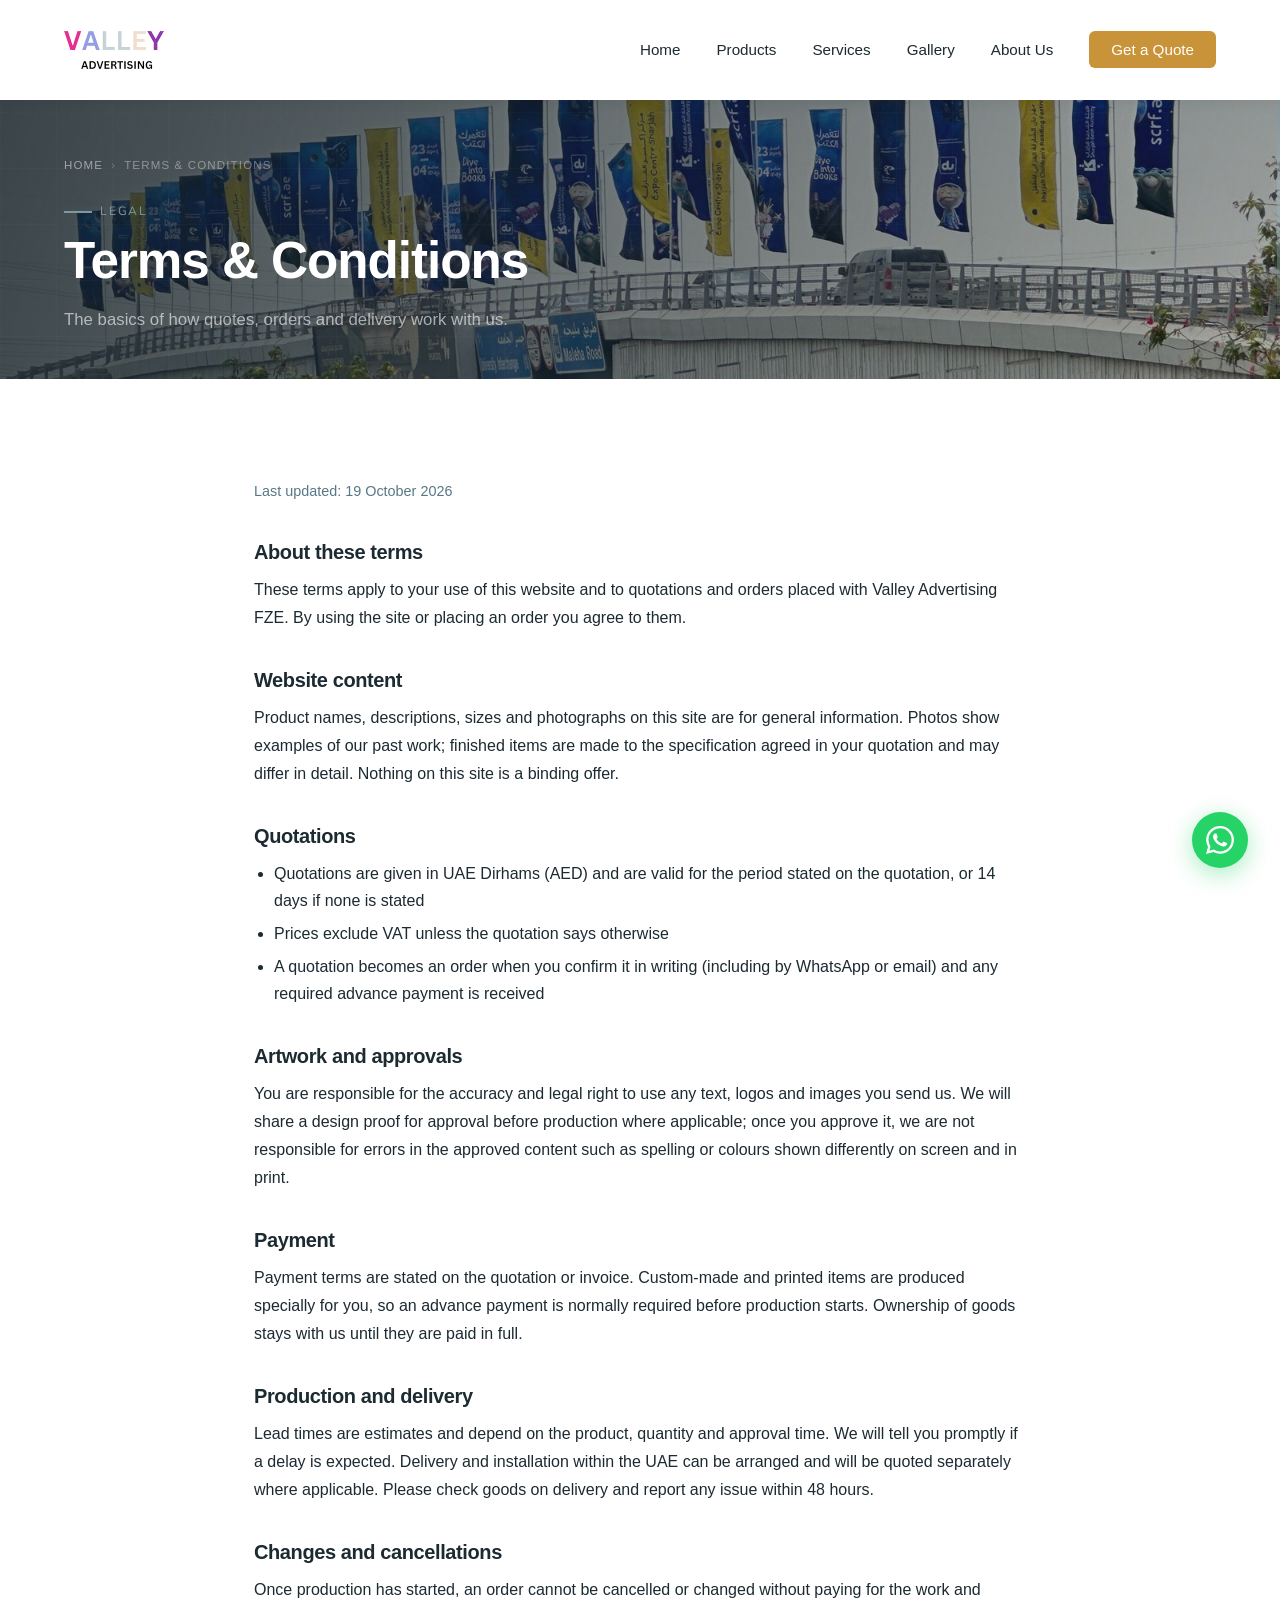
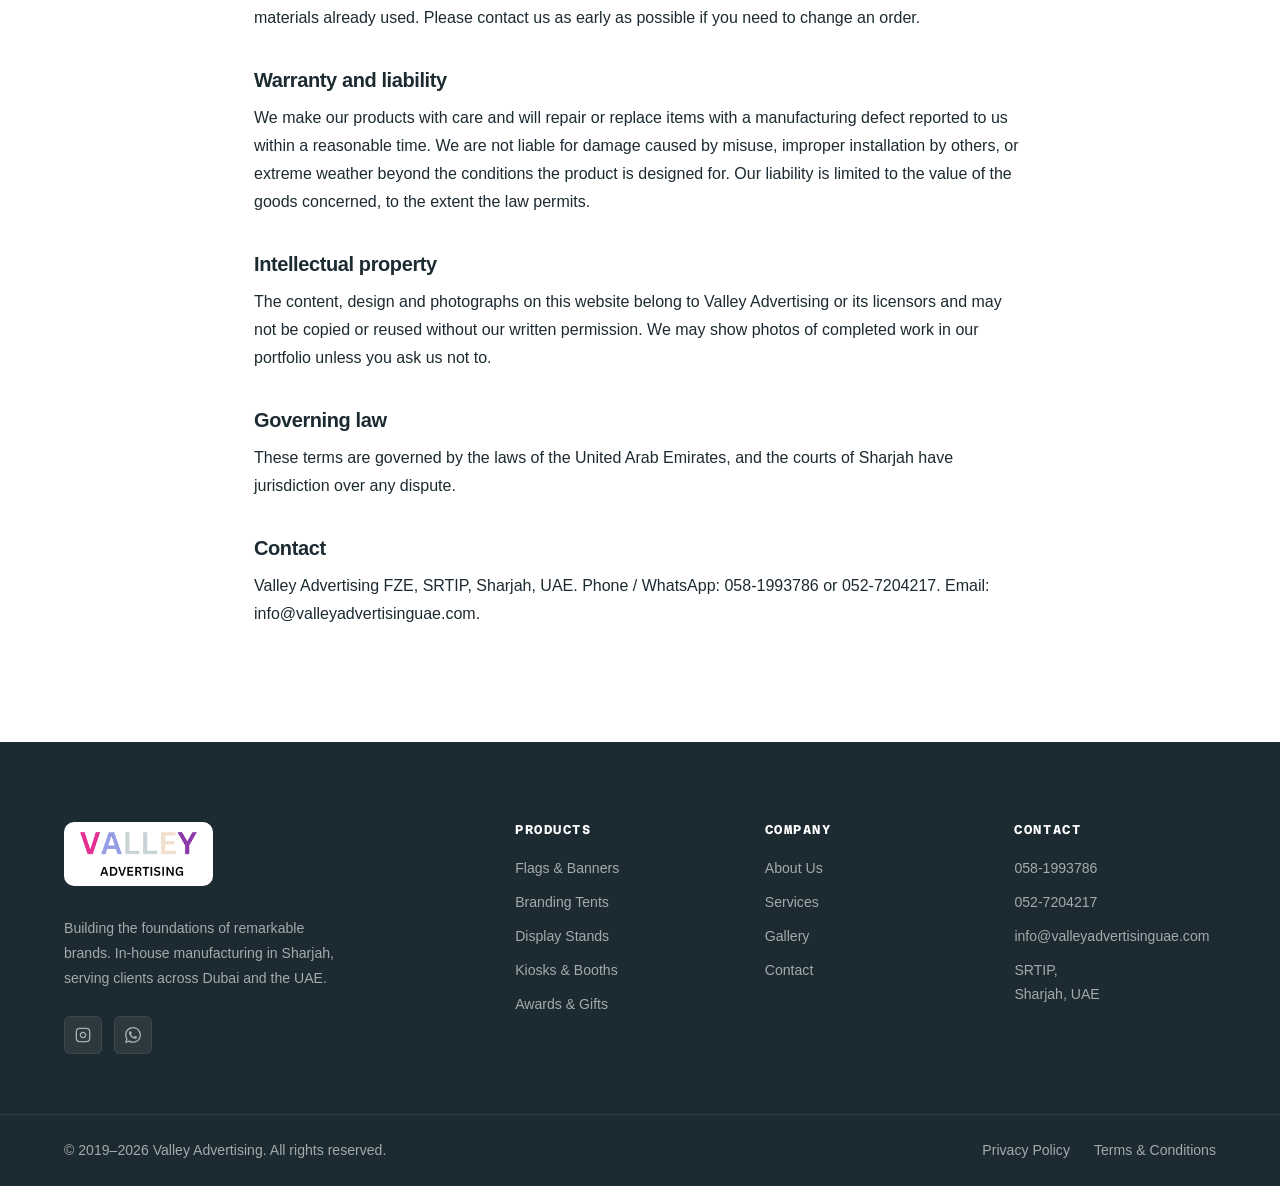
<file: terms.html>
<!DOCTYPE html>
<html lang="en-AE">
<head>
  <meta charset="UTF-8">
  <meta name="viewport" content="width=device-width, initial-scale=1.0">
  <title>Terms &amp; Conditions | Valley Advertising UAE</title>
  <meta name="description" content="Terms and conditions for using the Valley Advertising FZE website and for quotations and orders placed with us in Sharjah, UAE.">
  <meta name="robots" content="index, follow">
  <link rel="canonical" href="https://www.valleyadvertisinguae.com/terms">
  <meta property="og:type" content="website">
  <meta property="og:url" content="https://www.valleyadvertisinguae.com/terms">
  <meta property="og:title" content="Terms &amp; Conditions | Valley Advertising UAE">
  <meta property="og:description" content="Terms and conditions for using the Valley Advertising FZE website and for quotations and orders placed with us in Sharjah, UAE.">
  <meta property="og:image" content="https://www.valleyadvertisinguae.com/assets/images/site/hero-flags-sharjah-expo-centre.jpg">
  <meta property="og:site_name" content="Valley Advertising UAE">
  <link rel="icon" href="assets/images/logo/logo.png" type="image/png">
  <link rel="apple-touch-icon" href="assets/images/logo/logo.png">
  <link rel="stylesheet" href="assets/css/style.css">
</head>
<body>

<nav class="navbar scrolled" id="navbar">
  <div class="container">
    <a href="./" class="nav-logo" aria-label="Valley Advertising">
      <img src="assets/images/logo/logo.webp" alt="Valley Advertising" class="nav-logo-img">
    </a>
    <ul class="nav-links">
      <li><a href="./">Home</a></li>
      <li><a href="products">Products</a></li>
      <li><a href="services">Services</a></li>
      <li><a href="gallery">Gallery</a></li>
      <li><a href="about">About Us</a></li>
      <li><a href="contact" class="nav-cta active">Get a Quote</a></li>
    </ul>
    <button class="nav-toggle" id="navToggle" aria-label="Toggle menu" aria-expanded="false">
      <span></span><span></span><span></span>
    </button>
  </div>
</nav>
<nav class="nav-mobile" id="navMobile">
  <a href="./">Home</a>
  <a href="products">Products</a>
  <a href="services">Services</a>
  <a href="gallery">Gallery</a>
  <a href="about">About Us</a>
  <a href="contact" class="nav-cta">Get a Quote</a>
</nav>

<!-- Page Hero -->
<section class="page-hero" style="background-image:url('assets/images/site/bridge-flags-6mtr-campaign.jpg')">
  <div class="container">
    <div class="page-hero-inner">
      <div class="page-hero-text">
        <div class="breadcrumb">
          <a href="./">Home</a>
          <span class="sep">›</span>
          <span>Terms &amp; Conditions</span>
        </div>
        <div class="section-label">Legal</div>
        <h1>Terms &amp; Conditions</h1>
        <p>The basics of how quotes, orders and delivery work with us.</p>
      </div>
    </div>
  </div>
  <span class="page-hero-accent" aria-hidden="true"></span>
</section>

<section class="section">
  <div class="container" style="max-width:820px">
    <p style="color:var(--c-text-muted); font-size:.9rem; margin-bottom:32px">Last updated: 19 October 2026</p>
    <h2 style="font-size:1.25rem; margin:36px 0 12px">About these terms</h2>
    <p style="margin-bottom:14px; line-height:1.75">These terms apply to your use of this website and to quotations and orders placed with Valley Advertising FZE. By using the site or placing an order you agree to them.</p>
    <h2 style="font-size:1.25rem; margin:36px 0 12px">Website content</h2>
    <p style="margin-bottom:14px; line-height:1.75">Product names, descriptions, sizes and photographs on this site are for general information. Photos show examples of our past work; finished items are made to the specification agreed in your quotation and may differ in detail. Nothing on this site is a binding offer.</p>
    <h2 style="font-size:1.25rem; margin:36px 0 12px">Quotations</h2>
    <ul style="margin:0 0 14px 20px; list-style:disc; line-height:1.7"><li style="margin-bottom:6px">Quotations are given in UAE Dirhams (AED) and are valid for the period stated on the quotation, or 14 days if none is stated</li><li style="margin-bottom:6px">Prices exclude VAT unless the quotation says otherwise</li><li style="margin-bottom:6px">A quotation becomes an order when you confirm it in writing (including by WhatsApp or email) and any required advance payment is received</li></ul>
    <h2 style="font-size:1.25rem; margin:36px 0 12px">Artwork and approvals</h2>
    <p style="margin-bottom:14px; line-height:1.75">You are responsible for the accuracy and legal right to use any text, logos and images you send us. We will share a design proof for approval before production where applicable; once you approve it, we are not responsible for errors in the approved content such as spelling or colours shown differently on screen and in print.</p>
    <h2 style="font-size:1.25rem; margin:36px 0 12px">Payment</h2>
    <p style="margin-bottom:14px; line-height:1.75">Payment terms are stated on the quotation or invoice. Custom-made and printed items are produced specially for you, so an advance payment is normally required before production starts. Ownership of goods stays with us until they are paid in full.</p>
    <h2 style="font-size:1.25rem; margin:36px 0 12px">Production and delivery</h2>
    <p style="margin-bottom:14px; line-height:1.75">Lead times are estimates and depend on the product, quantity and approval time. We will tell you promptly if a delay is expected. Delivery and installation within the UAE can be arranged and will be quoted separately where applicable. Please check goods on delivery and report any issue within 48 hours.</p>
    <h2 style="font-size:1.25rem; margin:36px 0 12px">Changes and cancellations</h2>
    <p style="margin-bottom:14px; line-height:1.75">Once production has started, an order cannot be cancelled or changed without paying for the work and materials already used. Please contact us as early as possible if you need to change an order.</p>
    <h2 style="font-size:1.25rem; margin:36px 0 12px">Warranty and liability</h2>
    <p style="margin-bottom:14px; line-height:1.75">We make our products with care and will repair or replace items with a manufacturing defect reported to us within a reasonable time. We are not liable for damage caused by misuse, improper installation by others, or extreme weather beyond the conditions the product is designed for. Our liability is limited to the value of the goods concerned, to the extent the law permits.</p>
    <h2 style="font-size:1.25rem; margin:36px 0 12px">Intellectual property</h2>
    <p style="margin-bottom:14px; line-height:1.75">The content, design and photographs on this website belong to Valley Advertising or its licensors and may not be copied or reused without our written permission. We may show photos of completed work in our portfolio unless you ask us not to.</p>
    <h2 style="font-size:1.25rem; margin:36px 0 12px">Governing law</h2>
    <p style="margin-bottom:14px; line-height:1.75">These terms are governed by the laws of the United Arab Emirates, and the courts of Sharjah have jurisdiction over any dispute.</p>
    <h2 style="font-size:1.25rem; margin:36px 0 12px">Contact</h2>
    <p style="margin-bottom:14px; line-height:1.75">Valley Advertising FZE, SRTIP, Sharjah, UAE. Phone / WhatsApp: <a href="tel:+971581993786">058-1993786</a> or <a href="tel:+971527204217">052-7204217</a>. Email: <a href="mailto:info@valleyadvertisinguae.com">info@valleyadvertisinguae.com</a>.</p>
  </div>
</section>

<footer class="footer">
  <div class="footer-top">
    <div class="container">
      <div class="footer-grid">
        <div class="footer-brand">
          <a href="./" class="footer-logo" aria-label="Valley Advertising"><img src="assets/images/logo/logo.webp" alt="Valley Advertising" width="200" height="75"></a>
          <p>Building the foundations of remarkable brands. In-house manufacturing in Sharjah, serving clients across Dubai and the UAE.</p>
          <div class="footer-social">
            <a href="https://www.instagram.com/valleyadvertising" class="social-link" target="_blank" rel="noopener" aria-label="Instagram">
              <svg viewBox="0 0 24 24" fill="none" stroke="currentColor" stroke-width="2"><rect x="2" y="2" width="20" height="20" rx="5"/><path d="M16 11.37A4 4 0 1 1 12.63 8 4 4 0 0 1 16 11.37z"/><line x1="17.5" y1="6.5" x2="17.51" y2="6.5"/></svg>
            </a>
            <a href="https://wa.me/971581993786" class="social-link" target="_blank" rel="noopener" aria-label="WhatsApp">
              <svg viewBox="0 0 24 24" fill="currentColor"><path d="M17.472 14.382c-.297-.149-1.758-.867-2.03-.967-.273-.099-.471-.148-.67.15-.197.297-.767.966-.94 1.164-.173.199-.347.223-.644.075-.297-.15-1.255-.463-2.39-1.475-.883-.788-1.48-1.761-1.653-2.059-.173-.297-.018-.458.13-.606.134-.133.298-.347.446-.52.149-.174.198-.298.298-.497.099-.198.05-.371-.025-.52-.075-.149-.669-1.612-.916-2.207-.242-.579-.487-.5-.669-.51-.173-.008-.371-.01-.57-.01-.198 0-.52.074-.792.372-.272.297-1.04 1.016-1.04 2.479 0 1.462 1.065 2.875 1.213 3.074.149.198 2.096 3.2 5.077 4.487.709.306 1.262.489 1.694.625.712.227 1.36.195 1.871.118.571-.085 1.758-.719 2.006-1.413.248-.694.248-1.289.173-1.413-.074-.124-.272-.198-.57-.347m-5.421 7.403h-.004a9.87 9.87 0 0 1-5.031-1.378l-.361-.214-3.741.982.998-3.648-.235-.374a9.86 9.86 0 0 1-1.51-5.26c.001-5.45 4.436-9.884 9.888-9.884 2.64 0 5.122 1.03 6.988 2.898a9.825 9.825 0 0 1 2.893 6.994c-.003 5.45-4.437 9.884-9.885 9.884m8.413-18.297A11.815 11.815 0 0 0 12.05 0C5.495 0 .16 5.335.157 11.892c0 2.096.547 4.142 1.588 5.945L.057 24l6.305-1.654a11.882 11.882 0 0 0 5.683 1.448h.005c6.554 0 11.89-5.335 11.893-11.893a11.821 11.821 0 0 0-3.48-8.413z"/></svg>
            </a>
          </div>
        </div>
        <div class="footer-col">
          <h5>Products</h5>
          <ul>
            <li><a href="products#flags">Flags & Banners</a></li>
            <li><a href="products#tents">Branding Tents</a></li>
            <li><a href="products#stands">Display Stands</a></li>
            <li><a href="products#kiosks">Kiosks & Booths</a></li>
            <li><a href="products#awards">Awards & Gifts</a></li>
          </ul>
        </div>
        <div class="footer-col">
          <h5>Company</h5>
          <ul>
            <li><a href="about">About Us</a></li>
            <li><a href="services">Services</a></li>
            <li><a href="gallery">Gallery</a></li>
            <li><a href="contact">Contact</a></li>
          </ul>
        </div>
        <div class="footer-col">
          <h5>Contact</h5>
          <ul>
            <li><a href="tel:+971581993786">058-1993786</a></li>
            <li><a href="tel:+971527204217">052-7204217</a></li>
            <li><a href="mailto:info@valleyadvertisinguae.com">info@valleyadvertisinguae.com</a></li>
            <li style="color:rgba(255,255,255,.6); margin-top:8px">SRTIP,<br>Sharjah, UAE</li>
          </ul>
        </div>
      </div>
    </div>
  </div>
  <div class="container">
    <div class="footer-bottom">
      <span>&copy; 2019&ndash;2026 Valley Advertising. All rights reserved.</span>
      <div style="display:flex; gap:24px"><a href="privacy">Privacy Policy</a><a href="terms">Terms &amp; Conditions</a></div>
    </div>
  </div>
</footer>

<a href="https://wa.me/971581993786?text=Hello%2C%20I%27d%20like%20to%20get%20a%20quote." class="whatsapp-float" target="_blank" rel="noopener" aria-label="WhatsApp">
  <svg viewBox="0 0 24 24"><path d="M17.472 14.382c-.297-.149-1.758-.867-2.03-.967-.273-.099-.471-.148-.67.15-.197.297-.767.966-.94 1.164-.173.199-.347.223-.644.075-.297-.15-1.255-.463-2.39-1.475-.883-.788-1.48-1.761-1.653-2.059-.173-.297-.018-.458.13-.606.134-.133.298-.347.446-.52.149-.174.198-.298.298-.497.099-.198.05-.371-.025-.52-.075-.149-.669-1.612-.916-2.207-.242-.579-.487-.5-.669-.51-.173-.008-.371-.01-.57-.01-.198 0-.52.074-.792.372-.272.297-1.04 1.016-1.04 2.479 0 1.462 1.065 2.875 1.213 3.074.149.198 2.096 3.2 5.077 4.487.709.306 1.262.489 1.694.625.712.227 1.36.195 1.871.118.571-.085 1.758-.719 2.006-1.413.248-.694.248-1.289.173-1.413-.074-.124-.272-.198-.57-.347m-5.421 7.403h-.004a9.87 9.87 0 0 1-5.031-1.378l-.361-.214-3.741.982.998-3.648-.235-.374a9.86 9.86 0 0 1-1.51-5.26c.001-5.45 4.436-9.884 9.888-9.884 2.64 0 5.122 1.03 6.988 2.898a9.825 9.825 0 0 1 2.893 6.994c-.003 5.45-4.437 9.884-9.885 9.884m8.413-18.297A11.815 11.815 0 0 0 12.05 0C5.495 0 .16 5.335.157 11.892c0 2.096.547 4.142 1.588 5.945L.057 24l6.305-1.654a11.882 11.882 0 0 0 5.683 1.448h.005c6.554 0 11.89-5.335 11.893-11.893a11.821 11.821 0 0 0-3.48-8.413z"/></svg>
</a>
<script src="assets/js/main.js"></script>
</body>
</html>
</file>
<file: assets/css/style.css>
/* ===================================
   VALLEY ADVERTISING - Design System
   =================================== */

.sr-only {
  position: absolute;
  width: 1px; height: 1px;
  padding: 0; margin: -1px;
  overflow: hidden;
  clip: rect(0,0,0,0);
  white-space: nowrap;
  border: 0;
}

/* ── Local Fonts ─────────────────────────── */
@font-face {
  font-family: 'Nunito Sans';
  src: url('../fonts/NunitoSans/NunitoSans-latin-variable.woff2') format('woff2');
  font-weight: 200 900;
  font-style: normal;
  font-display: swap;
}

@font-face {
  font-family: 'Azeret Mono';
  src: url('../fonts/Azeret_Mono/AzeretMono-VariableFont_wght.ttf') format('truetype');
  font-weight: 100 900;
  font-style: normal;
  font-display: swap;
}
@font-face {
  font-family: 'Azeret Mono';
  src: url('../fonts/Azeret_Mono/AzeretMono-Italic-VariableFont_wght.ttf') format('truetype');
  font-weight: 100 900;
  font-style: italic;
  font-display: swap;
}

/* --- CSS Variables --- */
:root {
  /* Dark backgrounds — cool charcoal derived from logo gray */
  --c-dark:   #1c2a31;
  --c-dark-2: #243540;
  --c-dark-3: #2f3f4a;

  /* Primary accent — logo L+L gray (mid-tone, works on light & dark) */
  --c-gold:       #7a9aa3;
  --c-gold-light: #9ab8c0;
  --c-gold-pale:  #e0eaec;

  /* Brand gray — logo L+L letters */
  --c-gray-brand: #b5c9cc;
  --c-gray-mid:   #7a9aa3;

  /* Neutral palette */
  --c-white:       #ffffff;
  --c-light:       #f3f6f7;
  --c-light-2:     #e5edef;
  --c-text:        #1c2a31;
  --c-text-muted:  #587888;
  --c-border:      #c8d8dc;
  --c-border-dark: rgba(255,255,255,.08);

  /* CTA / button gold — kept from original brand */
  --c-cta:       #c9933a;
  --c-cta-light: #e8b44e;

  --font-head: 'Azeret Mono', 'Montserrat', monospace;
  --font-body: system-ui, -apple-system, 'Segoe UI', 'Helvetica Neue', Arial, sans-serif;

  --shadow-sm:   0 1px 3px rgba(0,0,0,.08), 0 1px 2px rgba(0,0,0,.06);
  --shadow-md:   0 4px 12px rgba(0,0,0,.1), 0 2px 4px rgba(0,0,0,.06);
  --shadow-lg:   0 20px 40px rgba(0,0,0,.15);
  --shadow-gold: 0 8px 32px rgba(201,147,58,.28);

  --r-sm: 6px;
  --r-md: 12px;
  --r-lg: 20px;
  --r-xl: 32px;

  --nav-h: 100px;
  --transition: 0.3s ease;
  --transition-slow: 0.6s cubic-bezier(0.16,1,0.3,1);
}

/* --- Reset & Base --- */
*, *::before, *::after { box-sizing: border-box; margin: 0; padding: 0; }

html { scroll-behavior: smooth; font-size: 16px; }

body {
  font-family: var(--font-body);
  color: var(--c-text);
  background: var(--c-white);
  line-height: 1.7;
  overflow-x: hidden;
}

img { display: block; max-width: 100%; height: auto; }
a { color: inherit; text-decoration: none; }
ul { list-style: none; }
button { cursor: pointer; border: none; background: none; font-family: inherit; }

/* --- Typography --- */
h1, h2, h3, h4, h5, h6 {
  font-family: var(--font-head);
  font-weight: 700;
  line-height: 1.2;
  color: var(--c-dark);
}

h1 { font-size: clamp(2.5rem, 6vw, 4.5rem); }
h2 { font-size: clamp(1.8rem, 4vw, 2.8rem); }
h3 { font-size: clamp(1.2rem, 2.5vw, 1.6rem); }
h4 { font-size: 1.15rem; }

p { margin-bottom: 1rem; }
p:last-child { margin-bottom: 0; }

/* --- Layout Utilities --- */
.container {
  max-width: 1200px;
  margin: 0 auto;
  padding: 0 24px;
}

.section { padding: 100px 0; }
.section-sm { padding: 60px 0; }

.section-label {
  display: inline-flex;
  align-items: center;
  gap: 8px;
  font-family: var(--font-head);
  font-size: 0.75rem;
  font-weight: 700;
  text-transform: uppercase;
  letter-spacing: 0.15em;
  color: var(--c-gold);
  margin-bottom: 16px;
}
.section-label::before {
  content: '';
  display: block;
  width: 28px;
  height: 2px;
  background: var(--c-gold);
}

.section-title {
  margin-bottom: 20px;
  max-width: 640px;
}
.section-title.centered { text-align: center; margin: 0 auto 20px; }

.section-desc {
  color: var(--c-text-muted);
  font-size: 1.05rem;
  max-width: 560px;
  margin-bottom: 48px;
}
.section-desc.centered { text-align: center; margin: 0 auto 48px; }

.grid-2 { display: grid; grid-template-columns: repeat(2, 1fr); gap: 40px; align-items: center; }
.grid-3 { display: grid; grid-template-columns: repeat(3, 1fr); gap: 32px; }
.grid-4 { display: grid; grid-template-columns: repeat(4, 1fr); gap: 24px; }

/* --- Buttons --- */
.btn {
  display: inline-flex;
  align-items: center;
  gap: 8px;
  font-family: var(--font-head);
  font-size: 0.85rem;
  font-weight: 700;
  text-transform: uppercase;
  letter-spacing: 0.08em;
  padding: 14px 32px;
  border-radius: var(--r-sm);
  transition: var(--transition);
  white-space: nowrap;
}

.btn-primary {
  background: var(--c-cta);
  color: var(--c-white);
  box-shadow: var(--shadow-gold);
}
.btn-primary:hover {
  background: var(--c-cta-light);
  transform: translateY(-2px);
  box-shadow: 0 12px 40px rgba(201,147,58,.45);
}

.btn-outline {
  border: 2px solid var(--c-white);
  color: var(--c-white);
}
.btn-outline:hover {
  background: var(--c-white);
  color: var(--c-dark);
}

.btn-outline-dark {
  border: 2px solid var(--c-dark);
  color: var(--c-dark);
}
.btn-outline-dark:hover {
  background: var(--c-dark);
  color: var(--c-white);
}

.btn-ghost {
  color: var(--c-gold);
  padding: 14px 0;
  position: relative;
}
.btn-ghost::after {
  content: '';
  position: absolute;
  bottom: 10px;
  left: 0;
  width: 100%;
  height: 1px;
  background: var(--c-gold);
  transform: scaleX(0);
  transform-origin: left;
  transition: var(--transition);
}
.btn-ghost:hover::after { transform: scaleX(1); }

/* --- Logo image --- */
.nav-logo {
  flex-direction: row !important;
  align-items: center;
  gap: 0;
}
.nav-logo-img {
  width: 100px;
  height: 100px;
  object-fit: contain;
  flex-shrink: 0;
  filter: none;
}
.nav-logo-text {
  display: flex;
  flex-direction: column;
  line-height: 1;
}

/* Hero photo background */
.hero-photo-bg {
  position: absolute;
  inset: 0;
  width: 100%;
  height: 100%;
  object-fit: cover;
  opacity: 0.13;
  z-index: 0;
  pointer-events: none;
  mix-blend-mode: luminosity;
}

/* Product image */
.card-img {
  width: 100%;
  height: 220px;
  object-fit: cover;
  display: block;
  transition: transform 0.5s ease;
}
.card:hover .card-img { transform: scale(1.04); }
.card-img-wrap {
  overflow: hidden;
  height: 220px;
}

/* Client logo images */
.client-logo-img {
  max-height: 96px;
  max-width: 220px;
  object-fit: contain;
  filter: none;
  transition: var(--transition);
}
.client-logo-img:hover {
  opacity: 0.75;
}

/* --- Navigation --- */
.navbar {
  position: fixed;
  top: 0; left: 0; right: 0;
  z-index: 1000;
  height: var(--nav-h);
  background: rgba(255,255,255,1);
  backdrop-filter: blur(8px);
  box-shadow: 0 1px 14px rgba(0,0,0,.08);
  transition: var(--transition);
}

.navbar.scrolled {
  background: rgba(255,255,255,1);
  backdrop-filter: blur(12px);
  box-shadow: 0 2px 16px rgba(0,0,0,.1);
}

/* Both pre-scroll and scrolled: dark links on white/light background */
.navbar .nav-links a {
  color: var(--c-dark);
}
.navbar .nav-links a:hover,
.navbar .nav-links a.active {
  color: var(--c-text-muted);
}
.navbar .nav-toggle span {
  background: var(--c-dark);
}

.navbar .container {
  height: 100%;
  display: flex;
  align-items: center;
  justify-content: space-between;
}

.nav-logo {
  display: flex;
  flex-direction: column;
  line-height: 1;
}
.nav-logo .logo-name {
  font-family: var(--font-head);
  font-weight: 900;
  font-size: 1.35rem;
  color: var(--c-white);
  letter-spacing: 0.05em;
}
.nav-logo .logo-tag {
  font-size: 0.6rem;
  letter-spacing: 0.2em;
  color: var(--c-gold);
  text-transform: uppercase;
  font-weight: 600;
}

.nav-links {
  display: flex;
  align-items: center;
  gap: 36px;
}
.nav-links a {
  font-family: var(--font-head);
  font-size: 0.8rem;
  font-weight: 600;
  text-transform: uppercase;
  letter-spacing: 0.1em;
  color: var(--c-dark);
  transition: var(--transition);
  position: relative;
}
.nav-links a::after {
  content: '';
  position: absolute;
  bottom: -4px; left: 0;
  width: 100%;
  height: 1px;
  background: var(--c-gold);
  transform: scaleX(0);
  transform-origin: left;
  transition: var(--transition);
}
.nav-links a:hover, .nav-links a.active { color: var(--c-gold); }
.nav-links a:hover::after, .nav-links a.active::after { transform: scaleX(1); }

.nav-cta {
  background: var(--c-cta);
  color: var(--c-white) !important;
  padding: 10px 22px;
  border-radius: var(--r-sm);
}
.nav-cta::after { display: none !important; }
.nav-cta:hover { background: var(--c-cta-light) !important; }

.nav-toggle {
  display: none;
  flex-direction: column;
  gap: 5px;
  padding: 4px;
}
.nav-toggle span {
  display: block;
  width: 24px;
  height: 2px;
  background: var(--c-white);
  border-radius: 2px;
  transition: var(--transition);
}

/* Mobile nav */
.nav-mobile {
  display: none;
  position: fixed;
  top: var(--nav-h);
  left: 0; right: 0;
  background: rgba(28,42,49,.98);
  backdrop-filter: blur(12px);
  padding: 24px;
  z-index: 999;
  border-top: 1px solid var(--c-border-dark);
}
.nav-mobile.open { display: block; }
.nav-mobile a {
  display: block;
  padding: 14px 0;
  font-family: var(--font-head);
  font-size: 0.9rem;
  font-weight: 600;
  text-transform: uppercase;
  letter-spacing: 0.1em;
  color: rgba(255,255,255,.8);
  border-bottom: 1px solid var(--c-border-dark);
  transition: var(--transition);
}
.nav-mobile a:hover { color: var(--c-gold); padding-left: 8px; }
.nav-mobile .nav-cta {
  margin-top: 20px;
  display: inline-block;
  padding: 12px 28px;
  background: var(--c-cta);
  border-radius: var(--r-sm);
  color: var(--c-white);
}

/* ============================================
   HERO BANNER (static single image)
   ============================================ */
.hero-banner {
  position: relative;
  width: 100%;
  height: 100vh;
  min-height: 600px;
  overflow: hidden;
  background-color: var(--c-dark);
  background-size: cover;
  background-position: center;
  display: flex;
  align-items: center;
}
.hero-banner::before {
  content: '';
  position: absolute;
  inset: 0;
  background:
    linear-gradient(108deg, rgba(28,42,49,.82) 0%, rgba(28,42,49,.52) 52%, rgba(28,42,49,.18) 100%),
    radial-gradient(ellipse 60% 80% at 75% 50%, rgba(122,154,163,.06) 0%, transparent 65%);
  z-index: 1;
}
.hero-banner .container { position: relative; z-index: 3; }
.hero-banner-content {
  max-width: 680px;
  animation: heroFadeUp 0.9s ease 0.1s both;
}
.hero-banner-badge {
  display: inline-flex;
  align-items: center;
  gap: 8px;
  background: rgba(122,154,163,.1);
  border: 1px solid rgba(122,154,163,.28);
  color: var(--c-gold-light);
  font-size: 0.72rem;
  font-weight: 600;
  font-family: var(--font-head);
  letter-spacing: 0.12em;
  text-transform: uppercase;
  padding: 7px 16px;
  border-radius: 100px;
  margin-bottom: 16px;
}
.hero-banner-badge .dot {
  width: 6px; height: 6px;
  border-radius: 50%;
  background: var(--c-gold);
  animation: pulse 2s infinite;
}
.hero-banner-tag {
  display: flex;
  align-items: center;
  gap: 10px;
  font-family: var(--font-head);
  font-size: 0.68rem;
  font-weight: 700;
  text-transform: uppercase;
  letter-spacing: 0.2em;
  color: var(--c-gray-brand);
  margin-bottom: 20px;
}
.hero-banner-tag::before {
  content: '';
  display: block;
  width: 26px; height: 2px;
  background: var(--c-gray-brand);
  flex-shrink: 0;
}
.hero-banner-h1 {
  font-family: var(--font-head);
  font-size: clamp(2rem, 4.4vw, 3.6rem);
  font-weight: 900;
  color: var(--c-white);
  line-height: 1.12;
  margin-bottom: 16px;
}
.hero-banner-h1 em { font-style: normal; color: var(--c-gold); }
.hero-banner-desc {
  font-size: 1.05rem;
  color: rgba(255,255,255,.62);
  max-width: 490px;
  line-height: 1.85;
  margin-bottom: 32px;
}
.hero-banner-actions {
  display: flex;
  gap: 14px;
  flex-wrap: wrap;
  margin-bottom: 52px;
}
.hero-banner-stats {
  display: flex;
  gap: 44px;
  padding-top: 24px;
  border-top: 1px solid rgba(255,255,255,.1);
  flex-wrap: wrap;
}
.hero-banner-scroll {
  position: absolute;
  bottom: 36px; left: 36px;
  z-index: 10;
  display: flex;
  flex-direction: column;
  align-items: center;
  gap: 8px;
  color: rgba(255,255,255,.3);
  font-size: 0.62rem;
  letter-spacing: 0.2em;
  text-transform: uppercase;
  font-family: var(--font-head);
}
@keyframes heroFadeUp {
  from { opacity: 0; transform: translateY(28px); }
  to   { opacity: 1; transform: translateY(0); }
}
@media (max-width: 768px) {
  .hero-banner-h1 { font-size: clamp(1.8rem, 5.5vw, 2.4rem); }
  .hero-banner-stats { gap: 20px; }
  .hero-banner-actions { flex-direction: column; align-items: flex-start; }
  .hero-banner-scroll { display: none; }
}

/* Internal placeholder — keeps the old .hero-slider selector so nothing breaks */
.hero-slider {
  position: relative;
  width: 100%;
  height: 100vh;
  min-height: 640px;
  overflow: hidden;
  background: var(--c-dark);
}

/* Slides */
.hslide {
  position: absolute;
  inset: 0;
  opacity: 0;
  z-index: 0;
  transition: opacity 1.3s cubic-bezier(0.4,0,0.2,1);
}
.hslide.active { opacity: 1; z-index: 1; }

.hslide-bg {
  position: absolute;
  inset: -4%;
  background-size: cover;
  background-position: center;
  transform: scale(1.08);
  transition: transform 7s ease-out;
  will-change: transform;
}
.hslide.active .hslide-bg { transform: scale(1); }

.hslide-overlay {
  position: absolute;
  inset: 0;
  background: linear-gradient(
    108deg,
    rgba(20,34,42,.9) 0%,
    rgba(20,34,42,.65) 52%,
    rgba(20,34,42,.25) 100%
  );
}

.hslide-grid {
  position: absolute;
  inset: 0;
  z-index: 2;
  background-image:
    linear-gradient(rgba(122,154,163,.045) 1px, transparent 1px),
    linear-gradient(90deg, rgba(122,154,163,.045) 1px, transparent 1px);
  background-size: 56px 56px;
  pointer-events: none;
}

/* Content layer — always on top */
.hslider-content {
  position: absolute;
  inset: 0;
  z-index: 10;
  display: flex;
  align-items: center;
  /* top clears navbar; bottom clears dot nav + progress bar */
  padding: calc(var(--nav-h) + 12px) 0 96px;
  overflow-y: auto;
}

.hslider-inner { max-width: 680px; }

/* Badge */
.hslider-badge {
  display: inline-flex;
  align-items: center;
  gap: 8px;
  background: rgba(122,154,163,.12);
  border: 1px solid rgba(122,154,163,.3);
  color: var(--c-gold-light);
  font-size: 0.72rem;
  font-weight: 600;
  font-family: var(--font-head);
  letter-spacing: 0.12em;
  text-transform: uppercase;
  padding: 6px 14px;
  border-radius: 100px;
  margin-bottom: 12px;
  opacity: 0;
  animation: heroFadeUp 0.7s ease 0.1s forwards;
}
.hslider-badge .dot {
  width: 6px; height: 6px;
  border-radius: 50%;
  background: var(--c-gold);
  animation: pulse 2s infinite;
}

/* Slide-specific category label */
.slide-tags {
  position: relative;
  height: 24px;
  margin-bottom: 14px;
}
.slide-tag {
  position: absolute;
  top: 0; left: 0;
  display: flex;
  align-items: center;
  gap: 10px;
  font-family: var(--font-head);
  font-size: 0.68rem;
  font-weight: 700;
  text-transform: uppercase;
  letter-spacing: 0.2em;
  color: var(--c-gold-light);
  opacity: 0;
  transform: translateY(10px);
  transition: opacity 0.5s ease, transform 0.5s ease;
  white-space: nowrap;
  pointer-events: none;
}
.slide-tag.active { opacity: 1; transform: translateY(0); }
.slide-tag::before {
  content: '';
  display: block;
  width: 24px;
  height: 2px;
  background: var(--c-gold);
  flex-shrink: 0;
}

/* Headline */
.hslider-h1 {
  font-family: var(--font-head);
  font-size: clamp(2rem, 4.4vw, 3.4rem);
  font-weight: 900;
  color: var(--c-white);
  line-height: 1.12;
  margin-bottom: 14px;
  opacity: 0;
  animation: heroFadeUp 0.8s ease 0.2s forwards;
}
.hslider-h1 em { font-style: normal; color: var(--c-gold); }

/* Description */
.hslider-desc {
  font-size: 1rem;
  color: rgba(255,255,255,.6);
  max-width: 490px;
  line-height: 1.8;
  margin-bottom: 26px;
  opacity: 0;
  animation: heroFadeUp 0.8s ease 0.35s forwards;
}

/* CTA buttons */
.hslider-actions {
  display: flex;
  gap: 14px;
  flex-wrap: wrap;
  margin-bottom: 36px;
  opacity: 0;
  animation: heroFadeUp 0.8s ease 0.5s forwards;
}

/* Stats row */
.hslider-stats {
  display: flex;
  gap: 36px;
  padding-top: 22px;
  border-top: 1px solid rgba(255,255,255,.1);
  opacity: 0;
  animation: heroFadeUp 0.8s ease 0.65s forwards;
  flex-wrap: wrap;
}

/* Stat items (global — used in hero and stats-bar sections) */
.stat-item .stat-num {
  font-family: var(--font-head);
  font-size: 2.2rem;
  font-weight: 900;
  color: var(--c-gold);
  line-height: 1;
}
.stat-item .stat-label {
  font-size: 0.78rem;
  color: rgba(255,255,255,.45);
  text-transform: uppercase;
  letter-spacing: 0.08em;
  margin-top: 4px;
  font-weight: 500;
}

/* Arrow buttons */
.hslider-arrow {
  position: absolute;
  top: 50%;
  transform: translateY(-50%);
  z-index: 20;
  width: 50px; height: 50px;
  border-radius: 50%;
  background: rgba(255,255,255,.08);
  border: 1px solid rgba(255,255,255,.16);
  color: rgba(255,255,255,.85);
  cursor: pointer;
  display: flex;
  align-items: center;
  justify-content: center;
  transition: background 0.3s, border-color 0.3s, transform 0.3s;
  backdrop-filter: blur(8px);
}
.hslider-arrow:hover {
  background: var(--c-gold);
  border-color: var(--c-gold);
  color: var(--c-white);
  transform: translateY(-50%) scale(1.07);
}
.hslider-arrow svg { width: 20px; height: 20px; }
.hslider-prev { left: 28px; }
.hslider-next { right: 28px; }

/* Dot navigation */
.hslider-nav {
  position: absolute;
  bottom: 40px;
  left: 50%;
  transform: translateX(-50%);
  z-index: 20;
  display: flex;
  align-items: center;
  gap: 8px;
}
.hslider-dot {
  width: 8px; height: 8px;
  border-radius: 50%;
  background: rgba(255,255,255,.3);
  border: none;
  cursor: pointer;
  transition: all 0.35s ease;
  padding: 0;
}
.hslider-dot.active {
  width: 28px;
  border-radius: 4px;
  background: var(--c-gold);
}
.hslider-dot:hover:not(.active) { background: rgba(255,255,255,.65); }

/* Slide counter */
.hslider-counter {
  position: absolute;
  bottom: 36px;
  right: 36px;
  z-index: 20;
  font-family: var(--font-head);
  font-size: 0.75rem;
  font-weight: 600;
  color: rgba(255,255,255,.35);
  letter-spacing: 0.08em;
}
.hslider-counter .cur {
  font-size: 1.1rem;
  font-weight: 900;
  color: rgba(255,255,255,.7);
}

/* Progress bar */
.hslider-progress {
  position: absolute;
  bottom: 0; left: 0; right: 0;
  height: 3px;
  background: rgba(255,255,255,.08);
  z-index: 20;
}
.hslider-progress-fill {
  height: 100%;
  width: 0%;
  background: linear-gradient(90deg, var(--c-gold) 0%, var(--c-gold-light) 100%);
}

/* Scroll hint */
.hero-scroll {
  position: absolute;
  bottom: 36px;
  left: 36px;
  z-index: 20;
  display: flex;
  flex-direction: column;
  align-items: center;
  gap: 8px;
  color: rgba(255,255,255,.3);
  font-size: 0.62rem;
  letter-spacing: 0.2em;
  text-transform: uppercase;
  font-family: var(--font-head);
}
.scroll-line {
  width: 1px;
  height: 44px;
  background: linear-gradient(to bottom, var(--c-gold), transparent);
  animation: scrollLine 2s ease-in-out infinite;
}

/* Hero load animation */
@keyframes heroFadeUp {
  from { opacity: 0; transform: translateY(22px); }
  to   { opacity: 1; transform: translateY(0); }
}

/* Responsive */
@media (max-width: 900px) {
  .hslider-arrow { display: none; }
  .hslider-counter { display: none; }
  .hero-scroll { display: none; }
}
@media (max-width: 768px) {
  .hslider-h1 { font-size: clamp(1.75rem, 5.5vw, 2.4rem); }
  .hslider-desc { font-size: 0.95rem; margin-bottom: 20px; }
  .hslider-actions { margin-bottom: 24px; }
  .hslider-stats { gap: 18px; }
  .hslider-nav { bottom: 16px; }
  .hslider-badge { margin-bottom: 10px; }
  .slide-tags { margin-bottom: 10px; }
}
/* Very short viewports (landscape mobile) */
@media (max-height: 600px) {
  .hslider-badge { display: none; }
  .slide-tags { display: none; }
  .hslider-stats { display: none; }
  .hslider-content { padding-top: calc(var(--nav-h) + 4px); padding-bottom: 56px; }
}

/* Fallback legacy stubs for other pages that still use .hero */
.hero { min-height: 100vh; background: var(--c-dark); position: relative; display:flex; align-items:center; overflow:hidden; }
.hero-bg { position:absolute; inset:0; background:linear-gradient(135deg,#1c2a31 0%,#243540 100%); }
.hero-grid { position:absolute; inset:0; }
.hero-badge { display:inline-flex; align-items:center; gap:8px; background:rgba(122,154,163,.12); border:1px solid rgba(122,154,163,.3); color:var(--c-gold-light); font-size:.75rem; font-weight:600; font-family:var(--font-head); letter-spacing:.12em; text-transform:uppercase; padding:8px 16px; border-radius:100px; margin-bottom:32px; }
.hero-badge .dot { width:6px; height:6px; border-radius:50%; background:var(--c-gold); animation:pulse 2s infinite; }
.hero h1 { color:var(--c-white); margin-bottom:24px; font-weight:900; }
.hero h1 span { color:var(--c-gold); }
.hero-desc { font-size:1.1rem; color:rgba(255,255,255,.65); max-width:520px; margin-bottom:44px; line-height:1.8; }
.hero-actions { display:flex; gap:16px; flex-wrap:wrap; margin-bottom:64px; }
.hero-stats { display:flex; gap:48px; padding-top:40px; border-top:1px solid rgba(255,255,255,.1); }

/* --- Cards --- */
.card {
  background: var(--c-white);
  border: 1px solid var(--c-border);
  border-radius: var(--r-lg);
  overflow: hidden;
  transition: var(--transition-slow);
}
.card:hover {
  transform: translateY(-8px);
  box-shadow: var(--shadow-lg);
  border-color: transparent;
}

.card-img {
  width: 100%;
  height: 220px;
  object-fit: cover;
  background: var(--c-light-2);
}

.card-img-placeholder {
  width: 100%;
  height: 220px;
  background: linear-gradient(135deg, var(--c-light-2) 0%, var(--c-border) 100%);
  display: flex;
  align-items: center;
  justify-content: center;
  color: var(--c-text-muted);
}

.card-body { padding: 24px; }
.card-category {
  font-size: 0.7rem;
  font-weight: 700;
  text-transform: uppercase;
  letter-spacing: 0.12em;
  color: var(--c-gold);
  margin-bottom: 8px;
}
.card-title { font-size: 1.1rem; margin-bottom: 10px; }
.card-desc { font-size: 0.9rem; color: var(--c-text-muted); line-height: 1.6; }

/* --- Service Cards --- */
.service-card {
  padding: 36px 32px;
  background: var(--c-white);
  border: 1px solid var(--c-border);
  border-radius: var(--r-lg);
  transition: var(--transition-slow);
  position: relative;
  overflow: hidden;
}
.service-card::before {
  content: '';
  position: absolute;
  top: 0; left: 0;
  width: 100%;
  height: 3px;
  background: linear-gradient(90deg, var(--c-gold), var(--c-gold-light));
  transform: scaleX(0);
  transform-origin: left;
  transition: var(--transition);
}
.service-card:hover { transform: translateY(-6px); box-shadow: var(--shadow-lg); }
.service-card:hover::before { transform: scaleX(1); }

.service-icon {
  width: 56px; height: 56px;
  background: rgba(122,154,163,.1);
  border-radius: var(--r-md);
  display: flex;
  align-items: center;
  justify-content: center;
  margin-bottom: 24px;
  transition: var(--transition);
}
.service-card:hover .service-icon {
  background: var(--c-gold);
}
.service-icon svg { width: 28px; height: 28px; color: var(--c-gold); transition: var(--transition); }
.service-card:hover .service-icon svg { color: var(--c-white); }

.service-card h3 { margin-bottom: 12px; font-size: 1.15rem; }
.service-card p { color: var(--c-text-muted); font-size: 0.9rem; line-height: 1.7; }

/* --- Service image cards (old-site style) --- */
.srv-img-card {
  background: var(--c-white);
  border-radius: var(--r-md);
  overflow: hidden;
  border: 1px solid var(--c-border);
  transition: var(--transition-slow);
}
.srv-img-card:hover { box-shadow: var(--shadow-lg); transform: translateY(-5px); }
.srv-img-wrap { width: 100%; height: 230px; overflow: hidden; }
.srv-img-wrap img {
  width: 100%; height: 100%;
  object-fit: cover;
  transition: transform 0.55s ease;
  display: block;
}
.srv-img-card:hover .srv-img-wrap img { transform: scale(1.06); }
.srv-img-body { padding: 24px 24px 28px; }
.srv-img-body h3 { font-size: 1.1rem; font-weight: 700; margin-bottom: 10px; color: var(--c-dark); }
.srv-img-body p { font-size: 0.88rem; color: var(--c-text-muted); line-height: 1.65; margin: 0; }

/* --- Section: Why Us / Dark --- */
.section-dark {
  background: var(--c-dark);
  color: var(--c-white);
  position: relative;
  overflow: hidden;
}
.section-dark .section-title { color: var(--c-white); }
.section-dark .section-desc { color: rgba(255,255,255,.6); }
.section-dark .section-label { color: var(--c-gold-light); }
.section-dark .section-label::before { background: var(--c-gold-light); }

.feature-item {
  display: flex;
  gap: 20px;
  align-items: flex-start;
}
.feature-num {
  flex-shrink: 0;
  width: 44px; height: 44px;
  border-radius: var(--r-sm);
  background: rgba(122,154,163,.15);
  border: 1px solid rgba(122,154,163,.3);
  display: flex;
  align-items: center;
  justify-content: center;
  font-family: var(--font-head);
  font-size: 0.8rem;
  font-weight: 700;
  color: var(--c-gold);
}
.feature-content h4 { color: var(--c-white); margin-bottom: 6px; }
.feature-content p { color: rgba(255,255,255,.55); font-size: 0.9rem; margin: 0; }

/* --- Gallery Grid --- */
.gallery-grid {
  display: grid;
  grid-template-columns: repeat(3, 1fr);
  gap: 20px;
}
.gallery-item {
  position: relative;
  border-radius: var(--r-md);
  overflow: hidden;
  aspect-ratio: 4/3;
  cursor: pointer;
}
.gallery-item img,
.gallery-item .gallery-placeholder {
  width: 100%;
  height: 100%;
  object-fit: cover;
  transition: transform 0.5s ease;
}
.gallery-placeholder {
  background: linear-gradient(135deg, var(--c-dark-3), var(--c-dark-2));
  display: flex;
  align-items: center;
  justify-content: center;
  color: var(--c-gold);
  font-family: var(--font-head);
  font-size: 0.8rem;
  font-weight: 600;
  text-transform: uppercase;
  letter-spacing: 0.1em;
}

.gallery-overlay {
  position: absolute;
  inset: 0;
  background: linear-gradient(to top, rgba(28,42,49,.9) 0%, transparent 60%);
  opacity: 0;
  transition: var(--transition);
  display: flex;
  align-items: flex-end;
  padding: 20px;
}
.gallery-item:hover .gallery-overlay { opacity: 1; }
.gallery-item:hover img { transform: scale(1.06); }
.gallery-overlay h4 { color: var(--c-white); font-size: 0.95rem; }
.gallery-overlay p { color: var(--c-gold); font-size: 0.75rem; text-transform: uppercase; letter-spacing: 0.1em; }

/* --- Filters --- */
.filter-bar {
  display: flex;
  gap: 8px;
  flex-wrap: wrap;
  margin-bottom: 48px;
}
.filter-btn {
  font-family: var(--font-head);
  font-size: 0.75rem;
  font-weight: 700;
  text-transform: uppercase;
  letter-spacing: 0.08em;
  padding: 9px 20px;
  border-radius: 100px;
  border: 1.5px solid var(--c-border);
  color: var(--c-text-muted);
  background: transparent;
  transition: var(--transition);
}
.filter-btn:hover, .filter-btn.active {
  background: var(--c-gold);
  border-color: var(--c-gold);
  color: var(--c-white);
}

/* --- About Split --- */
.about-img-wrap {
  position: relative;
  border-radius: var(--r-xl);
  overflow: hidden;
  height: 560px;
}
.about-img-wrap img {
  width: 100%;
  height: 100%;
  object-fit: cover;
}
.about-badge-card {
  position: absolute;
  bottom: 28px;
  right: -24px;
  background: var(--c-white);
  border-radius: var(--r-lg);
  padding: 20px 24px;
  box-shadow: var(--shadow-lg);
  min-width: 200px;
}
.about-badge-card .badge-num {
  font-family: var(--font-head);
  font-size: 2.5rem;
  font-weight: 900;
  color: var(--c-gold);
  line-height: 1;
}
.about-badge-card .badge-label {
  font-size: 0.8rem;
  color: var(--c-text-muted);
  margin-top: 4px;
}

/* --- Stats Bar --- */
.stats-bar {
  background: var(--c-light);
  padding: 60px 0;
  border-top: 1px solid var(--c-border);
  border-bottom: 1px solid var(--c-border);
}
.stats-bar .container {
  display: grid;
  grid-template-columns: repeat(4, 1fr);
  gap: 0;
}
.stat-box {
  text-align: center;
  padding: 20px;
  border-right: 1px solid var(--c-border);
}
.stat-box:last-child { border-right: none; }
.stat-box .num {
  font-family: var(--font-head);
  font-size: 3rem;
  font-weight: 900;
  color: var(--c-cta);
  line-height: 1;
  margin-bottom: 8px;
}
.stat-box .label {
  font-size: 0.85rem;
  color: var(--c-text-muted);
  text-transform: uppercase;
  letter-spacing: 0.1em;
  font-weight: 500;
}

/* --- CTA Band --- */
.cta-band {
  background: linear-gradient(135deg, var(--c-gold) 0%, #e8a830 100%);
  padding: 80px 0;
}
.cta-band .container {
  display: flex;
  align-items: center;
  justify-content: space-between;
  gap: 40px;
}
.cta-band h2 { color: var(--c-white); margin-bottom: 12px; }
.cta-band p { color: rgba(255,255,255,.8); font-size: 1.05rem; margin: 0; }
.cta-band .btn-outline { flex-shrink: 0; }
.cta-band .btn-outline:hover { background: var(--c-white); color: var(--c-gold); border-color: var(--c-white); }

/* --- Contact --- */
.contact-grid {
  display: grid;
  grid-template-columns: 1fr 1.3fr;
  gap: 60px;
  align-items: start;
}
.contact-info h3 { margin-bottom: 28px; }
.contact-item {
  display: flex;
  gap: 16px;
  margin-bottom: 28px;
  align-items: flex-start;
}
.contact-icon {
  width: 44px; height: 44px;
  background: rgba(122,154,163,.1);
  border-radius: var(--r-sm);
  display: flex;
  align-items: center;
  justify-content: center;
  flex-shrink: 0;
  color: var(--c-gold);
}
.contact-icon svg { width: 20px; height: 20px; }
.contact-item-body h4 { font-size: 0.85rem; text-transform: uppercase; letter-spacing: 0.08em; color: var(--c-text-muted); margin-bottom: 4px; }
.contact-item-body a, .contact-item-body p { color: var(--c-text); font-weight: 500; }
.contact-item-body a:hover { color: var(--c-gold); }

/* Contact Form */
.contact-form { background: var(--c-light); padding: 44px; border-radius: var(--r-xl); }
.form-row { display: grid; grid-template-columns: 1fr 1fr; gap: 16px; }
.form-group { margin-bottom: 20px; }
.form-group label {
  display: block;
  font-size: 0.8rem;
  font-weight: 600;
  text-transform: uppercase;
  letter-spacing: 0.08em;
  color: var(--c-text-muted);
  margin-bottom: 8px;
}
.form-group input,
.form-group select,
.form-group textarea {
  width: 100%;
  padding: 14px 18px;
  background: var(--c-white);
  border: 1.5px solid var(--c-border);
  border-radius: var(--r-sm);
  font-family: var(--font-body);
  font-size: 0.95rem;
  color: var(--c-text);
  transition: var(--transition);
  outline: none;
}
.form-group input:focus,
.form-group select:focus,
.form-group textarea:focus {
  border-color: var(--c-gold);
  box-shadow: 0 0 0 3px rgba(122,154,163,.12);
}
.form-group textarea { height: 120px; resize: vertical; }

/* --- Page Hero (inner pages) --- */
.page-hero {
  padding: 156px 0 44px;
  position: relative;
  overflow: hidden;
  background-color: var(--c-dark);
  background-size: cover;
  background-position: center;
  isolation: isolate;
}

/* Photo overlay — moderately dark on left so text stays readable */
.page-hero::before {
  content: '';
  position: absolute;
  inset: 0;
  background:
    linear-gradient(105deg, rgba(20,34,42,.82) 0%, rgba(20,34,42,.60) 48%, rgba(20,34,42,.35) 100%),
    radial-gradient(ellipse 65% 90% at 78% 50%, rgba(122,154,163,.07) 0%, transparent 65%);
  z-index: 1;
}

/* Grid texture (matches home page) */
.page-hero::after {
  content: '';
  position: absolute;
  inset: 0;
  background-image:
    linear-gradient(rgba(122,154,163,.04) 1px, transparent 1px),
    linear-gradient(90deg, rgba(122,154,163,.04) 1px, transparent 1px);
  background-size: 56px 56px;
  z-index: 2;
  pointer-events: none;
}

.page-hero .container { position: relative; z-index: 4; }

/* Two-column layout */
.page-hero-inner {
  display: flex;
  align-items: flex-end;
  justify-content: space-between;
  gap: 56px;
}

.page-hero-text { flex: 1; min-width: 0; }

/* Right: stacked highlight chips */
.page-hero-tags {
  display: flex;
  flex-direction: column;
  gap: 10px;
  flex-shrink: 0;
  padding-bottom: 6px;
}

.phero-tag {
  display: flex;
  align-items: center;
  gap: 9px;
  background: rgba(255,255,255,.06);
  border: 1px solid rgba(122,154,163,.28);
  color: rgba(255,255,255,.78);
  font-family: var(--font-head);
  font-size: 0.7rem;
  font-weight: 700;
  letter-spacing: 0.12em;
  text-transform: uppercase;
  padding: 9px 15px;
  border-radius: 5px;
  backdrop-filter: blur(10px);
  white-space: nowrap;
  transition: border-color 0.3s, background 0.3s;
}
.phero-tag:hover {
  border-color: rgba(122,154,163,.6);
  background: rgba(122,154,163,.1);
}
.phero-tag::before {
  content: '';
  width: 5px; height: 5px;
  border-radius: 50%;
  background: var(--c-gold);
  flex-shrink: 0;
}

/* Decorative vertical gold line on right edge */
.page-hero-accent {
  position: absolute;
  right: 0; top: 12%; bottom: 12%;
  width: 3px;
  border-radius: 2px;
  background: linear-gradient(to bottom, transparent, var(--c-gold) 25%, var(--c-gold-light) 50%, var(--c-gold) 75%, transparent);
  z-index: 5;
  opacity: 0.45;
}

.page-hero h1 {
  color: var(--c-white);
  margin-bottom: 14px;
  font-size: clamp(2.1rem, 4vw, 3.4rem);
  line-height: 1.15;
}
.page-hero p {
  color: rgba(255,255,255,.6);
  font-size: 1.05rem;
  max-width: 540px;
  line-height: 1.82;
  margin: 0;
}
.page-hero .section-label { margin-bottom: 10px; }

/* Breadcrumb */
.breadcrumb {
  display: flex;
  gap: 8px;
  align-items: center;
  margin-bottom: 18px;
  font-size: 0.72rem;
  color: rgba(255,255,255,.4);
  font-family: var(--font-head);
  text-transform: uppercase;
  letter-spacing: 0.1em;
}
.breadcrumb a { color: rgba(255,255,255,.5); transition: var(--transition); }
.breadcrumb a:hover { color: var(--c-gold); }
.breadcrumb .sep { color: var(--c-gold); opacity: 0.7; }

/* Responsive */
@media (max-width: 860px) {
  .page-hero-inner { flex-direction: column; align-items: flex-start; gap: 28px; }
  .page-hero-tags { flex-direction: row; flex-wrap: wrap; }
}
@media (max-width: 480px) {
  .page-hero-tags { display: none; }
  .page-hero-accent { display: none; }
}

/* --- Footer --- */
.footer {
  background: var(--c-dark);
  color: rgba(255,255,255,.6);
  font-size: 0.88rem;
}
.footer-top {
  padding: 80px 0 60px;
  border-bottom: 1px solid var(--c-border-dark);
}
.footer-grid {
  display: grid;
  grid-template-columns: 2fr 1fr 1fr 1fr;
  gap: 48px;
}
.footer-brand .logo-name {
  font-family: var(--font-head);
  font-weight: 900;
  font-size: 1.4rem;
  color: var(--c-white);
  letter-spacing: 0.05em;
}
.footer-brand .logo-tag {
  font-size: 0.6rem;
  letter-spacing: 0.2em;
  color: var(--c-gold);
  text-transform: uppercase;
  font-weight: 600;
  margin-bottom: 20px;
  display: block;
}
.footer-brand p { line-height: 1.8; max-width: 280px; }

.footer-col h5 {
  font-family: var(--font-head);
  font-size: 0.8rem;
  font-weight: 700;
  text-transform: uppercase;
  letter-spacing: 0.12em;
  color: var(--c-white);
  margin-bottom: 20px;
}
.footer-col ul li { margin-bottom: 10px; }
.footer-col ul a { transition: var(--transition); }
.footer-col ul a:hover { color: var(--c-gold); padding-left: 4px; }

.footer-social {
  display: flex;
  gap: 12px;
  margin-top: 24px;
}
.social-link {
  width: 38px; height: 38px;
  border-radius: var(--r-sm);
  background: rgba(255,255,255,.07);
  border: 1px solid var(--c-border-dark);
  display: flex;
  align-items: center;
  justify-content: center;
  transition: var(--transition);
  color: rgba(255,255,255,.6);
}
.social-link:hover { background: var(--c-gold); border-color: var(--c-gold); color: var(--c-white); }
.social-link svg { width: 16px; height: 16px; }

.footer-bottom {
  padding: 24px 0;
  display: flex;
  align-items: center;
  justify-content: space-between;
  gap: 20px;
  flex-wrap: wrap;
}
.footer-bottom a { transition: var(--transition); }
.footer-bottom a:hover { color: var(--c-gold); }

/* --- WhatsApp Float --- */
.whatsapp-float {
  position: fixed;
  bottom: 32px;
  right: 32px;
  z-index: 900;
  width: 56px; height: 56px;
  background: #25D366;
  border-radius: 50%;
  display: flex;
  align-items: center;
  justify-content: center;
  box-shadow: 0 6px 24px rgba(37,211,102,.4);
  transition: var(--transition);
  animation: float 3s ease-in-out infinite;
}
.whatsapp-float:hover { transform: scale(1.1); box-shadow: 0 10px 32px rgba(37,211,102,.55); }
.whatsapp-float svg { width: 28px; height: 28px; fill: white; }

/* --- Animations --- */
@keyframes pulse {
  0%, 100% { opacity: 1; transform: scale(1); }
  50% { opacity: 0.6; transform: scale(0.8); }
}
@keyframes scrollLine {
  0% { transform: scaleY(0); transform-origin: top; }
  50% { transform: scaleY(1); transform-origin: top; }
  51% { transform: scaleY(1); transform-origin: bottom; }
  100% { transform: scaleY(0); transform-origin: bottom; }
}
@keyframes float {
  0%, 100% { transform: translateY(0); }
  50% { transform: translateY(-6px); }
}
@keyframes fadeUp {
  from { opacity: 0; transform: translateY(32px); }
  to { opacity: 1; transform: translateY(0); }
}
@keyframes heroIn {
  from { opacity: 0; transform: translateY(28px); }
  to   { opacity: 1; transform: translateY(0); }
}
@keyframes heroFadeIn {
  from { opacity: 0; }
  to   { opacity: 1; }
}

.reveal {
  opacity: 0;
  transform: translateY(32px);
  transition: opacity 0.7s ease, transform 0.7s cubic-bezier(0.16,1,0.3,1);
}
.reveal.visible {
  opacity: 1;
  transform: translateY(0);
}
.reveal-delay-1 { transition-delay: 0.1s; }
.reveal-delay-2 { transition-delay: 0.2s; }
.reveal-delay-3 { transition-delay: 0.3s; }
.reveal-delay-4 { transition-delay: 0.4s; }

/* ══════════════════════════════════════════
   OLD-SITE MATCHING STYLES
   ══════════════════════════════════════════ */

/* Brand colored text (VALLEY in logo colors) */
.brand-valley {
  font-family: var(--font-head);
  color: #C43889;
}
.brand-text { color: var(--c-gold); }

/* 5-column grid */
.grid-5 {
  display: grid;
  grid-template-columns: repeat(5, 1fr);
  gap: 20px;
}

/* ── Old Hero ──────────────────────────── */
.old-hero {
  position: relative;
  width: 100%;
  height: 100vh;
  min-height: 580px;
  background-image: url('../images/site/hero-flags-sharjah-expo-centre.jpg');
  background-size: cover;
  background-position: center bottom;
  display: flex;
  align-items: center;
  overflow: hidden;
}
.old-hero-overlay {
  position: absolute;
  inset: 0;
  background: linear-gradient(to right, rgba(15,25,35,.88) 0%, rgba(15,25,35,.65) 45%, rgba(15,25,35,.15) 100%);
}
.old-hero-inner { position: relative; z-index: 2; }
.old-hero-content {
  max-width: 560px;
  padding-top: var(--nav-h);
}
.old-hero-h1 {
  line-height: 0.95;
  margin-bottom: 24px;
  display: flex;
  flex-direction: column;
  gap: 4px;
}
.old-hero-valley {
  display: block;
  font-family: var(--font-head);
  font-size: clamp(3.5rem, 9vw, 7.5rem);
  font-weight: 400;
  letter-spacing: 0.04em;
  line-height: 1;
  animation: heroIn 0.8s cubic-bezier(0.16,1,0.3,1) 0.1s both;
}
.old-hero-advertising {
  display: block;
  font-family: var(--font-head);
  font-size: clamp(2.2rem, 5.6vw, 4.8rem);
  font-weight: 300;
  color: var(--c-white);
  letter-spacing: 0.05em;
  line-height: 1;
  animation: heroIn 0.8s cubic-bezier(0.16,1,0.3,1) 0.25s both;
}
.old-hero-tagline {
  font-family: var(--font-head);
  font-size: clamp(1rem, 2vw, 1.3rem);
  font-weight: 600;
  color: rgba(255,255,255,.9);
  margin-bottom: 10px;
  line-height: 1.4;
  animation: heroIn 0.8s cubic-bezier(0.16,1,0.3,1) 0.4s both;
}
.old-hero-sub {
  font-size: 0.98rem;
  color: rgba(255,255,255,.65);
  margin-bottom: 32px;
  line-height: 1.7;
  animation: heroFadeIn 0.8s ease 0.55s both;
}
.old-hero-btn {
  align-self: flex-start;
  animation: heroIn 0.8s cubic-bezier(0.16,1,0.3,1) 0.65s both;
}

/* ── Old Section Titles ─────────────────── */
.old-section-title {
  font-family: var(--font-head);
  font-size: clamp(1.6rem, 3vw, 2.4rem);
  font-weight: 700;
  color: var(--c-dark);
  text-align: center;
  margin-bottom: 12px;
}
.old-section-sub {
  text-align: center;
  color: var(--c-text-muted);
  font-size: 0.98rem;
  max-width: 640px;
  margin: 0 auto 40px;
  line-height: 1.75;
}

/* ── Old About ──────────────────────────── */
.old-about { background: var(--c-white); }
.old-about-grid {
  display: grid;
  grid-template-columns: 1.1fr 0.9fr;
  gap: 56px;
  align-items: start;
  margin-top: 40px;
}
.old-about-text p { color: var(--c-text-muted); margin-bottom: 14px; line-height: 1.8; }
.old-about-text p:first-child { color: var(--c-dark); font-weight: 500; }
.old-about-img {
  border-radius: var(--r-lg);
  overflow: hidden;
  position: sticky;
  top: calc(var(--nav-h) + 20px);
}
.old-about-img img { width: 100%; height: 440px; object-fit: cover; display: block; }

/* ── Old Products ───────────────────────── */
.old-products { background: var(--c-light); }

/* ── Auto Slider ────────────────────────── */
.aslider-wrap { overflow: hidden; position: relative; }
.aslider-track {
  display: flex;
  gap: 16px;
  transition: transform 0.55s cubic-bezier(0.4,0,0.2,1);
  will-change: transform;
}
.aslider-item { flex-shrink: 0; }
.aslider-dots {
  display: flex;
  justify-content: center;
  gap: 8px;
  margin-top: 20px;
}
.aslider-dot {
  width: 8px; height: 8px;
  border-radius: 50%;
  background: var(--c-border);
  border: none;
  cursor: pointer;
  transition: all 0.3s ease;
  padding: 0;
}
.aslider-dot.active {
  background: var(--c-cta);
  width: 24px;
  border-radius: 4px;
}
.aslider-dot:hover:not(.active) { background: var(--c-text-muted); }

/* ── Old Gallery Section ────────────────── */
.old-gallery-section { background: var(--c-white); }
.old-gallery-title {
  font-family: var(--font-head);
  font-size: clamp(1.8rem, 3.5vw, 2.8rem);
  font-weight: 700;
  text-align: center;
  color: var(--c-dark);
  margin-bottom: 16px;
}
.old-gallery-grid {
  display: grid;
  grid-template-columns: repeat(3, 1fr);
  gap: 16px;
}
.old-gallery-item {
  border-radius: var(--r-md);
  overflow: hidden;
  aspect-ratio: 4/3;
  width: 100%;
}
.old-gallery-item img { width: 100%; height: 100%; object-fit: cover; transition: transform 0.4s ease; display: block; }
.old-gallery-item:hover img { transform: scale(1.05); }
.aslider-item .old-gallery-item,
.aslider-item .old-project-item { width: 100%; }

.btn-explore {
  display: inline-block;
  font-family: var(--font-head);
  font-size: 0.82rem;
  font-weight: 700;
  text-transform: uppercase;
  letter-spacing: 0.1em;
  padding: 10px 28px;
  border-radius: 100px;
  border: 2px solid var(--c-dark);
  color: var(--c-dark);
  transition: var(--transition);
}
.btn-explore:hover { background: var(--c-dark); color: var(--c-white); }

/* ── Old Clients ────────────────────────── */
.old-clients {
  background: var(--c-white);
  border-top: 1px solid var(--c-border);
  border-bottom: 1px solid var(--c-border);
  text-align: center;
}
.old-clients .clients-row { margin-top: 28px; }

/* ── Old Recent Projects ────────────────── */
.old-projects { background: var(--c-white); }
.old-projects-head { margin-bottom: 32px; }
.old-projects-label {
  font-family: var(--font-head);
  font-size: 0.72rem;
  font-weight: 700;
  text-transform: uppercase;
  letter-spacing: 0.15em;
  color: var(--c-text-muted);
  margin-bottom: 8px;
}
.old-projects-grid {
  display: grid;
  grid-template-columns: repeat(4, 1fr);
  gap: 20px;
}
.old-project-item img {
  width: 100%;
  aspect-ratio: 4/3;
  object-fit: cover;
  border-radius: var(--r-md);
  display: block;
  transition: transform 0.4s ease;
}
.old-project-item:hover img { transform: scale(1.03); }
.old-project-item p {
  font-family: var(--font-head);
  font-size: 0.85rem;
  font-weight: 600;
  color: var(--c-dark);
  margin-top: 10px;
  margin-bottom: 0;
}

/* ── Old CTA ────────────────────────────── */
.old-cta {
  background: var(--c-light);
  padding: 80px 0;
  text-align: center;
  border-top: 1px solid var(--c-border);
}
.old-cta h2 { font-size: clamp(1.4rem, 2.5vw, 2rem); color: var(--c-dark); margin-bottom: 0; }

/* ── Old Footer ─────────────────────────── */
.old-footer { font-size: 0.88rem; }
.old-footer-top {
  background: var(--c-white);
  padding: 56px 0 44px;
  border-top: 1px solid var(--c-border);
}
.old-footer-top .container {
  display: grid;
  grid-template-columns: auto 1fr;
  gap: 56px;
  align-items: start;
}
.old-footer-logo {
  display: flex;
  align-items: center;
  gap: 12px;
  margin-bottom: 4px;
}
.old-footer-logo .brand-valley {
  font-family: var(--font-head);
  font-size: 1.5rem;
  font-weight: 900;
  line-height: 1;
}
.old-footer-adv {
  font-family: var(--font-head);
  font-size: 0.7rem;
  font-weight: 700;
  letter-spacing: 0.18em;
  color: var(--c-text-muted);
  text-transform: uppercase;
}
.old-footer-grid {
  display: grid;
  grid-template-columns: repeat(4, 1fr);
  gap: 32px;
}
.old-footer-col h5 {
  font-family: var(--font-head);
  font-size: 0.72rem;
  font-weight: 700;
  text-transform: uppercase;
  letter-spacing: 0.14em;
  color: var(--c-dark);
  margin-bottom: 16px;
}
.old-footer-col p, .old-footer-col a {
  display: block;
  color: var(--c-text-muted);
  font-size: 0.85rem;
  line-height: 1.9;
  transition: var(--transition);
}
.old-footer-col a:hover { color: var(--c-cta); }
.old-footer-col ul li { line-height: 2; }
.old-footer-col ul a { color: var(--c-text-muted); }
.old-footer-col ul a:hover { color: var(--c-cta); padding-left: 4px; }
.old-footer-bottom {
  background: var(--c-dark);
  padding: 18px 0;
  color: rgba(255,255,255,.5);
  font-size: 0.8rem;
}
.old-footer-bottom .container {
  display: flex;
  align-items: center;
  justify-content: space-between;
  gap: 16px;
  flex-wrap: wrap;
}
.old-footer-bottom a { color: rgba(255,255,255,.5); transition: var(--transition); margin-left: 20px; }
.old-footer-bottom a:hover { color: var(--c-white); }

/* ── Responsive ─────────────────────────── */
@media (max-width: 1024px) {
  .grid-5 { grid-template-columns: repeat(3, 1fr); }
  .old-projects-grid { grid-template-columns: repeat(2, 1fr); }
  .old-footer-top .container { grid-template-columns: 1fr; gap: 32px; }
  .old-footer-grid { grid-template-columns: repeat(2, 1fr); }
}
@media (max-width: 768px) {
  .old-hero {
    background-image: url('../images/site/hero-flags-sharjah-expo-centre.jpg');
    height: auto;
    min-height: 148vw;
    background-size: cover;
    background-position: center center;
  }
  .old-hero-overlay {
    background: linear-gradient(to bottom, rgba(15,25,35,.75) 0%, rgba(15,25,35,.45) 60%, rgba(15,25,35,.65) 100%);
  }
  .old-hero-content {
    max-width: 100%;
    padding: calc(var(--nav-h) + 32px) 0 44px;
  }
  .old-hero-valley { font-size: 3.8rem; }
  .old-hero-advertising { font-size: 2rem; letter-spacing: 0.08em; }
  .old-hero-tagline { font-size: 1.1rem; }
  .old-hero-sub { display: none; }

  .old-about-grid { grid-template-columns: 1fr; }
  .old-about-img img { height: 260px; }
  .old-gallery-grid { grid-template-columns: repeat(2, 1fr); }
  .grid-5 { grid-template-columns: repeat(2, 1fr); }
  .old-projects-grid { grid-template-columns: repeat(2, 1fr); }
  .old-footer-grid { grid-template-columns: 1fr; }
}
@media (max-width: 480px) {
  .old-gallery-grid { grid-template-columns: 1fr; }
  .old-projects-grid { grid-template-columns: 1fr; }
  .grid-5 { grid-template-columns: repeat(2, 1fr); }
  .old-hero-valley { font-size: 3.2rem; }
  .old-hero-advertising { font-size: 1.7rem; }
}

/* ── Hero Centered ─────────────────────── */
.hero-centered {
  text-align: center;
  max-width: 780px;
  margin: 0 auto;
  padding: calc(var(--nav-h) + 40px) 0 80px;
}
.hero-centered-tag {
  display: inline-block;
  font-family: var(--font-head);
  font-size: 0.72rem;
  font-weight: 700;
  text-transform: uppercase;
  letter-spacing: 0.18em;
  color: var(--c-gray-brand);
  margin-bottom: 20px;
}
.hero-centered-h1 {
  font-family: var(--font-head);
  font-size: clamp(2.2rem, 5vw, 4rem);
  font-weight: 900;
  color: var(--c-white);
  line-height: 1.12;
  margin-bottom: 20px;
}
.hero-centered-h1 em { font-style: normal; color: var(--c-gold); }
.hero-centered-desc {
  font-size: 1.05rem;
  color: rgba(255,255,255,.7);
  max-width: 560px;
  margin: 0 auto 36px;
  line-height: 1.8;
}
.hero-centered-actions {
  display: flex;
  gap: 14px;
  justify-content: center;
  flex-wrap: wrap;
}

/* ── About (homepage) ──────────────────── */
.about-home-grid { gap: 60px; align-items: center; }
.about-home-text h2 { margin-bottom: 20px; }
.about-home-text p { color: var(--c-text-muted); margin-bottom: 12px; }
.about-home-img {
  border-radius: var(--r-xl);
  overflow: hidden;
  height: 460px;
}
.about-home-img img { width: 100%; height: 100%; object-fit: cover; }

/* ── Section head centered ─────────────── */
.section-head-center { text-align: center; margin-bottom: 48px; }
.section-head-center .section-label { justify-content: center; }

/* ── Product items (homepage grid) ─────── */
.prod-item {
  display: block;
  background: var(--c-white);
  border: 1px solid var(--c-border);
  border-radius: var(--r-md);
  overflow: hidden;
  transition: var(--transition-slow);
  color: inherit;
}
.prod-item:hover {
  transform: translateY(-6px);
  box-shadow: var(--shadow-lg);
  border-color: transparent;
}
.prod-item-img {
  width: 100%;
  height: 180px;
  overflow: hidden;
}
.prod-item-img img {
  width: 100%;
  height: 100%;
  object-fit: cover;
  transition: transform 0.5s ease;
}
.prod-item:hover .prod-item-img img { transform: scale(1.05); }
.prod-item-body {
  padding: 16px 20px;
  text-align: center;
}
.prod-item-body h4 {
  font-size: 0.95rem;
  color: var(--c-dark);
  margin-bottom: 4px;
}
.prod-item-body span {
  font-size: 0.78rem;
  color: var(--c-gold);
  font-weight: 600;
  font-family: var(--font-head);
}

/* ── Projects grid (homepage) ───────────── */
.projects-grid {
  display: grid;
  grid-template-columns: repeat(3, 1fr);
  gap: 20px;
}
.project-card {
  position: relative;
  border-radius: var(--r-md);
  overflow: hidden;
  aspect-ratio: 4/3;
  cursor: pointer;
}
.project-card img {
  width: 100%;
  height: 100%;
  object-fit: cover;
  transition: transform 0.5s ease;
  display: block;
}
.project-card:hover img { transform: scale(1.06); }
.project-card-overlay {
  position: absolute;
  inset: 0;
  background: linear-gradient(to top, rgba(28,42,49,.85) 0%, transparent 55%);
  display: flex;
  align-items: flex-end;
  padding: 20px;
  opacity: 0;
  transition: var(--transition);
}
.project-card:hover .project-card-overlay { opacity: 1; }
.project-card-overlay h4 { color: var(--c-white); font-size: 0.95rem; margin: 0; }

/* ── Clients row ────────────────────────── */
.clients-row {
  display: flex;
  align-items: center;
  justify-content: center;
  gap: 48px;
  flex-wrap: wrap;
}
.client-divider {
  width: 1px;
  height: 36px;
  background: var(--c-border);
}

/* ── CTA Simple ─────────────────────────── */
.cta-simple {
  background: var(--c-white);
  padding: 90px 0;
  text-align: center;
  border-top: 1px solid var(--c-border);
}
.cta-simple h2 { margin-bottom: 14px; }
.cta-simple p { color: var(--c-text-muted); margin-bottom: 32px; font-size: 1.05rem; }

/* ── Responsive ─────────────────────────── */
@media (max-width: 768px) {
  .about-home-grid { grid-template-columns: 1fr; }
  .about-home-img { height: 300px; }
  .projects-grid { grid-template-columns: repeat(2, 1fr); }
  .hero-centered { padding-bottom: 60px; }
}
@media (max-width: 480px) {
  .projects-grid { grid-template-columns: 1fr; }
  .clients-row { gap: 28px; }
  .client-divider { display: none; }
}

/* --- Misc --- */
.gold-text { color: var(--c-gold); }
.text-center { text-align: center; }
.text-white { color: var(--c-white); }
.divider { height: 1px; background: var(--c-border); margin: 0; }
.divider-dark { height: 1px; background: var(--c-border-dark); margin: 0; }

.tag {
  display: inline-block;
  background: rgba(122,154,163,.1);
  color: var(--c-gold);
  font-size: 0.72rem;
  font-weight: 700;
  font-family: var(--font-head);
  text-transform: uppercase;
  letter-spacing: 0.1em;
  padding: 4px 12px;
  border-radius: 100px;
}

/* Map placeholder */
.map-embed {
  border-radius: var(--r-lg);
  overflow: hidden;
  height: 280px;
  background: var(--c-light-2);
  margin-top: 40px;
}
.map-embed iframe { width: 100%; height: 100%; border: none; }

/* --- Lightbox --- */
.lightbox {
  position: fixed;
  inset: 0;
  background: rgba(0,0,0,.95);
  z-index: 9999;
  display: flex;
  align-items: center;
  justify-content: center;
  opacity: 0;
  pointer-events: none;
  transition: var(--transition);
}
.lightbox.open { opacity: 1; pointer-events: all; }
.lightbox img { max-width: 90vw; max-height: 85vh; object-fit: contain; border-radius: var(--r-md); }
.lightbox-close {
  position: absolute;
  top: 24px; right: 24px;
  width: 44px; height: 44px;
  background: rgba(255,255,255,.1);
  border-radius: 50%;
  display: flex;
  align-items: center;
  justify-content: center;
  color: white;
  font-size: 1.4rem;
  cursor: pointer;
  transition: var(--transition);
}
.lightbox-close:hover { background: var(--c-gold); }

/* --- Responsive --- */
@media (max-width: 1024px) {
  .grid-4 { grid-template-columns: repeat(2, 1fr); }
  .footer-grid { grid-template-columns: 1fr 1fr; gap: 36px; }
  .about-badge-card { right: 16px; }
}

@media (max-width: 768px) {
  :root { --nav-h: 80px; }
  .nav-logo-img { width: 76px; height: 76px; }
  .section { padding: 70px 0; }

  .nav-links { display: none; }
  .nav-toggle { display: flex; }

  .grid-2, .grid-3, .grid-4 { grid-template-columns: 1fr; }
  .gallery-grid { grid-template-columns: repeat(2, 1fr); }

  .hero-stats { gap: 28px; flex-wrap: wrap; }
  .hero-actions { flex-direction: column; align-items: flex-start; }

  .stats-bar .container { grid-template-columns: repeat(2, 1fr); }
  .stat-box:nth-child(2) { border-right: none; }
  .stat-box { border-bottom: 1px solid var(--c-border-dark); }
  .stat-box:last-child { border-bottom: none; }

  .cta-band .container { flex-direction: column; text-align: center; }

  .contact-grid { grid-template-columns: 1fr; }
  .contact-form { padding: 28px; }
  .form-row { grid-template-columns: 1fr; }

  .footer-grid { grid-template-columns: 1fr; gap: 32px; }
  .footer-bottom { flex-direction: column; text-align: center; }

  .about-badge-card { position: relative; right: auto; bottom: auto; margin-top: -40px; margin-left: auto; }
  .about-img-wrap { height: 380px; }
  .about-img-wrap .about-badge-card { position: absolute; bottom: 16px; right: 16px; margin: 0; }
}

@media (max-width: 480px) {
  .container { padding: 0 16px; }
  .gallery-grid { grid-template-columns: 1fr; }
  .hero h1 { font-size: 2.2rem; }
  .stat-box .num { font-size: 2.2rem; }
}

/* ── FAQ ACCORDION ──────────────────────── */
.faq-list {
  max-width: 820px;
  margin: 0 auto;
  display: flex;
  flex-direction: column;
  gap: 10px;
}
.faq-item {
  border: 1px solid var(--c-border);
  border-radius: var(--r-md);
  overflow: hidden;
  background: var(--c-white);
}
.faq-item summary,
.faq-q {
  display: flex;
  align-items: center;
  justify-content: space-between;
  gap: 16px;
  padding: 20px 24px;
  font-weight: 700;
  font-size: 1rem;
  cursor: pointer;
  list-style: none;
  color: var(--c-text);
  line-height: 1.4;
}
.faq-item summary::-webkit-details-marker { display: none; }
.faq-item summary::after {
  content: '+';
  font-size: 1.4rem;
  font-weight: 400;
  color: var(--c-gold);
  flex-shrink: 0;
  transition: transform .2s;
  font-family: var(--font-head);
}
.faq-item[open] summary::after { content: '−'; }
.faq-item[open] summary { color: var(--c-primary); }
.faq-a {
  padding: 0 24px 20px;
  color: var(--c-text-muted);
  font-size: .95rem;
  line-height: 1.7;
}
.faq-a p { margin: 0; }
.faq-section-title {
  text-align: center;
  margin-bottom: 8px;
}
.faq-section-sub {
  text-align: center;
  color: var(--c-text-muted);
  margin-bottom: 40px;
  font-size: .95rem;
}


/* ── Typography: match the original valleyadvertisinguae.com ─────────────────────────
   The original site sets text and most headings in Helvetica, the big hero/section titles in Avenir
   (a licensed font, so Nunito Sans is used as the nearest free match), and keeps a monospace face
   (Azeret Mono) only for the CONTACT button and the footer column headings. */
:root {
  --font-head: 'Helvetica Neue', Helvetica, Arial, sans-serif;
  --font-body: 'Helvetica Neue', Helvetica, Arial, sans-serif;
  --font-display: 'Nunito Sans', 'Avenir Next', Avenir, 'Helvetica Neue', Arial, sans-serif;
  --font-mono: 'Azeret Mono', ui-monospace, 'Courier New', monospace;
}
body { font-family: var(--font-body); }
h1, h2, h3, h4, h5, h6 { font-family: var(--font-head); letter-spacing: -0.02em; }

/* navigation: plain Helvetica, no capitals */
.nav-links a, .nav-mobile a {
  font-family: var(--font-body);
  text-transform: none;
  letter-spacing: 0;
  font-size: 0.95rem;
  font-weight: 400;
}

/* hero title: Avenir Light look, tight tracking */
.old-hero-valley, .old-hero-advertising {
  font-family: var(--font-display);
  font-weight: 300;
  letter-spacing: -0.04em;
}
.old-hero-tagline, .old-hero-sub { font-family: var(--font-display); font-weight: 400; letter-spacing: 0; }

/* section titles */
.old-section-title { font-family: var(--font-display); font-weight: 700; letter-spacing: -0.03em; }
.old-gallery-title { font-family: var(--font-head); font-weight: 400; letter-spacing: -0.03em; }
.old-projects-label, .section-label { font-family: var(--font-display); font-weight: 400; }

/* buttons and footer column headings keep the monospace face, as on the original */
.btn { font-family: var(--font-mono); font-weight: 500; }
.btn-explore { font-family: var(--font-body); font-weight: 400; text-transform: none; letter-spacing: 0.02em; }
.footer-col h5, .old-footer-col h5 { font-family: var(--font-mono); }

/* captions */
.old-project-item p, .prod-item-body span, .prod-item-body h4 { font-family: var(--font-body); }

/* text-only list used under the vehicle / vinyl cards on the products page */
.spec-list { list-style: none; margin: 8px 0 0; padding: 0; max-width: 820px; }
.spec-list li { padding: 12px 0; border-top: 1px solid var(--c-border); color: var(--c-text-muted); font-size: .95rem; line-height: 1.7; }
.spec-list li strong { display: block; color: var(--c-text); font-family: var(--font-head); font-weight: 700; margin-bottom: 2px; }



/* ── Footer logo (wordmark shown at its real proportions) ── */
.footer-logo {
  display: inline-block;
  background: #fff;
  border-radius: 10px;
  padding: 10px 16px;
  margin-bottom: 22px;
  line-height: 0;
}
.footer-logo img { display: block; height: 44px; width: auto; }
.old-footer-logo { display: inline-block; line-height: 0; margin-bottom: 4px; }
.old-footer-logo img { display: block; height: 52px; width: auto; }

/* ── Home hero on phones: text sits high, lines close together, no empty band ── */
@media (max-width: 768px) {
  .old-hero { min-height: 118vw; height: auto; align-items: flex-start; }
  .old-hero-content { padding: calc(var(--nav-h) + 28px) 0 40px; }
  .old-hero-h1 { gap: 0; margin-bottom: 14px; line-height: 1; }
  .old-hero-valley { line-height: .9; }
  .old-hero-advertising { line-height: 1; margin-top: -2px; }
  .old-hero-tagline { margin-bottom: 18px; }
}
</file>
